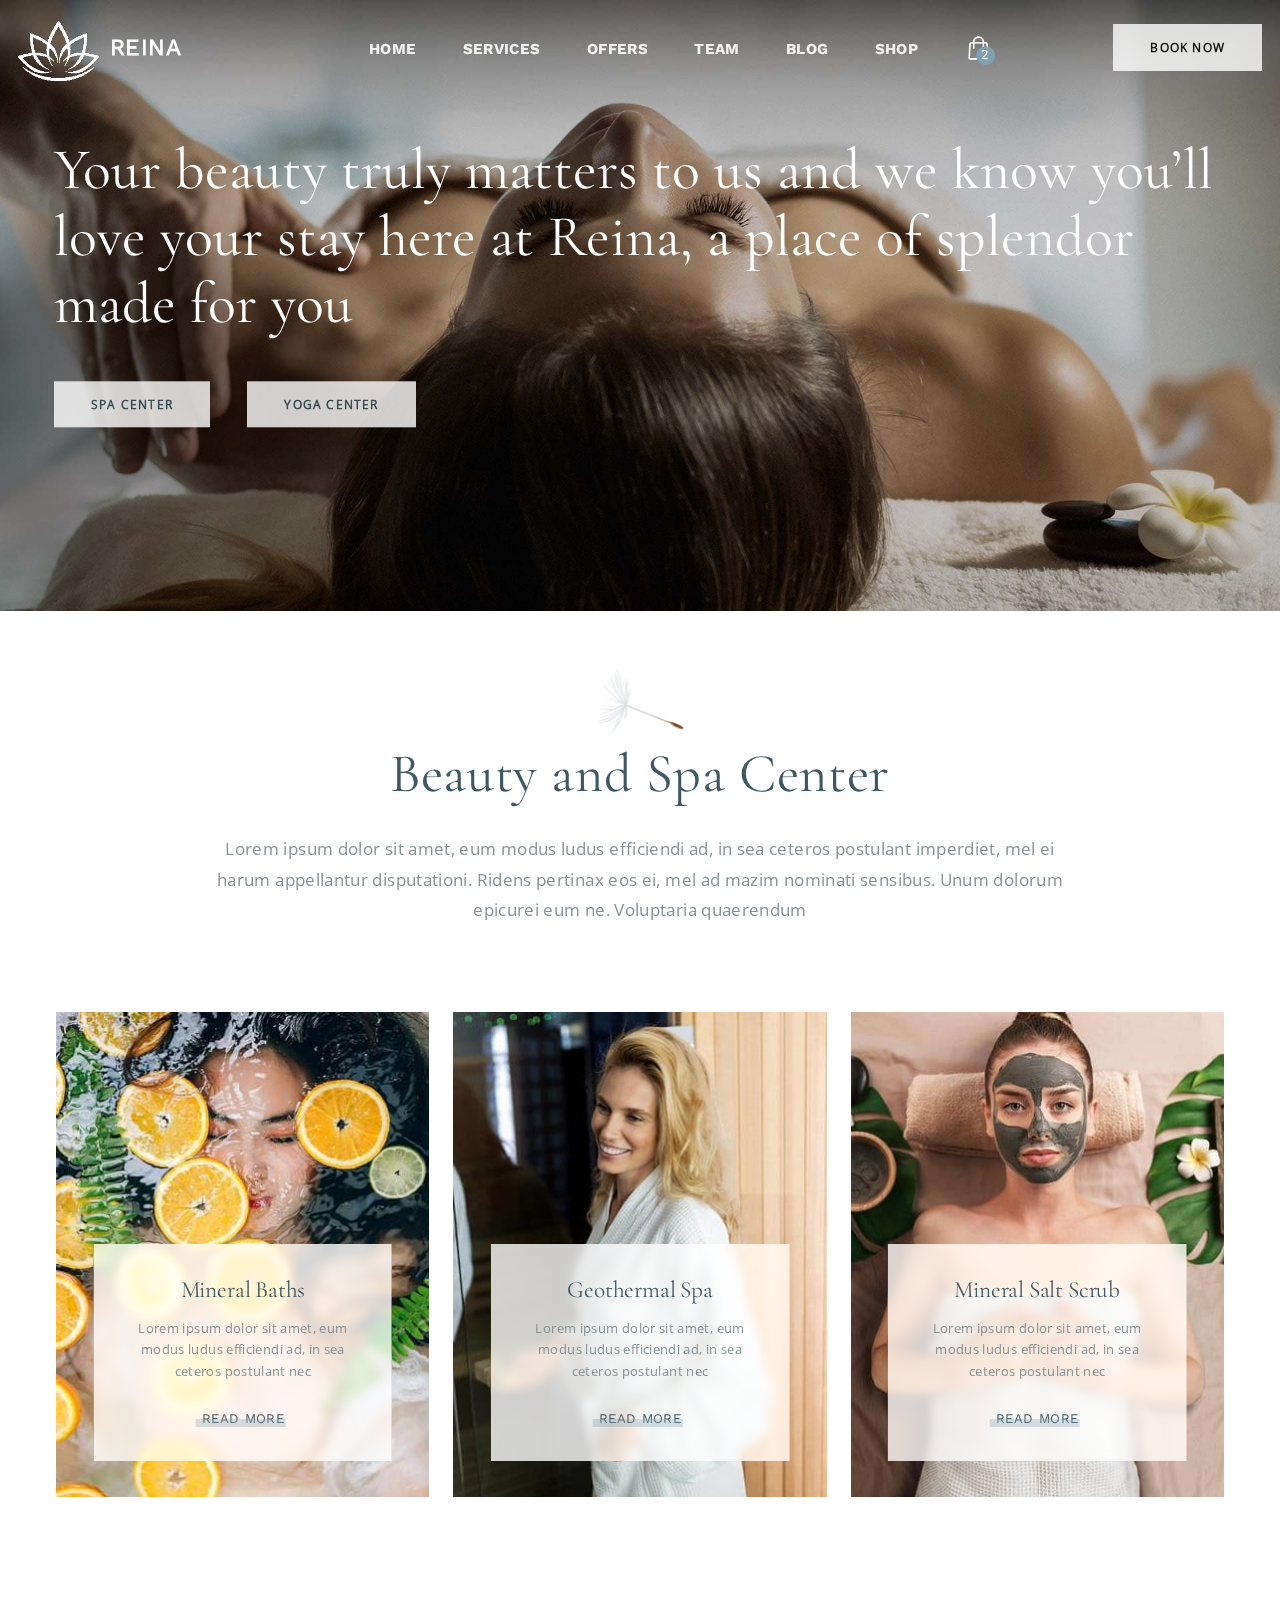
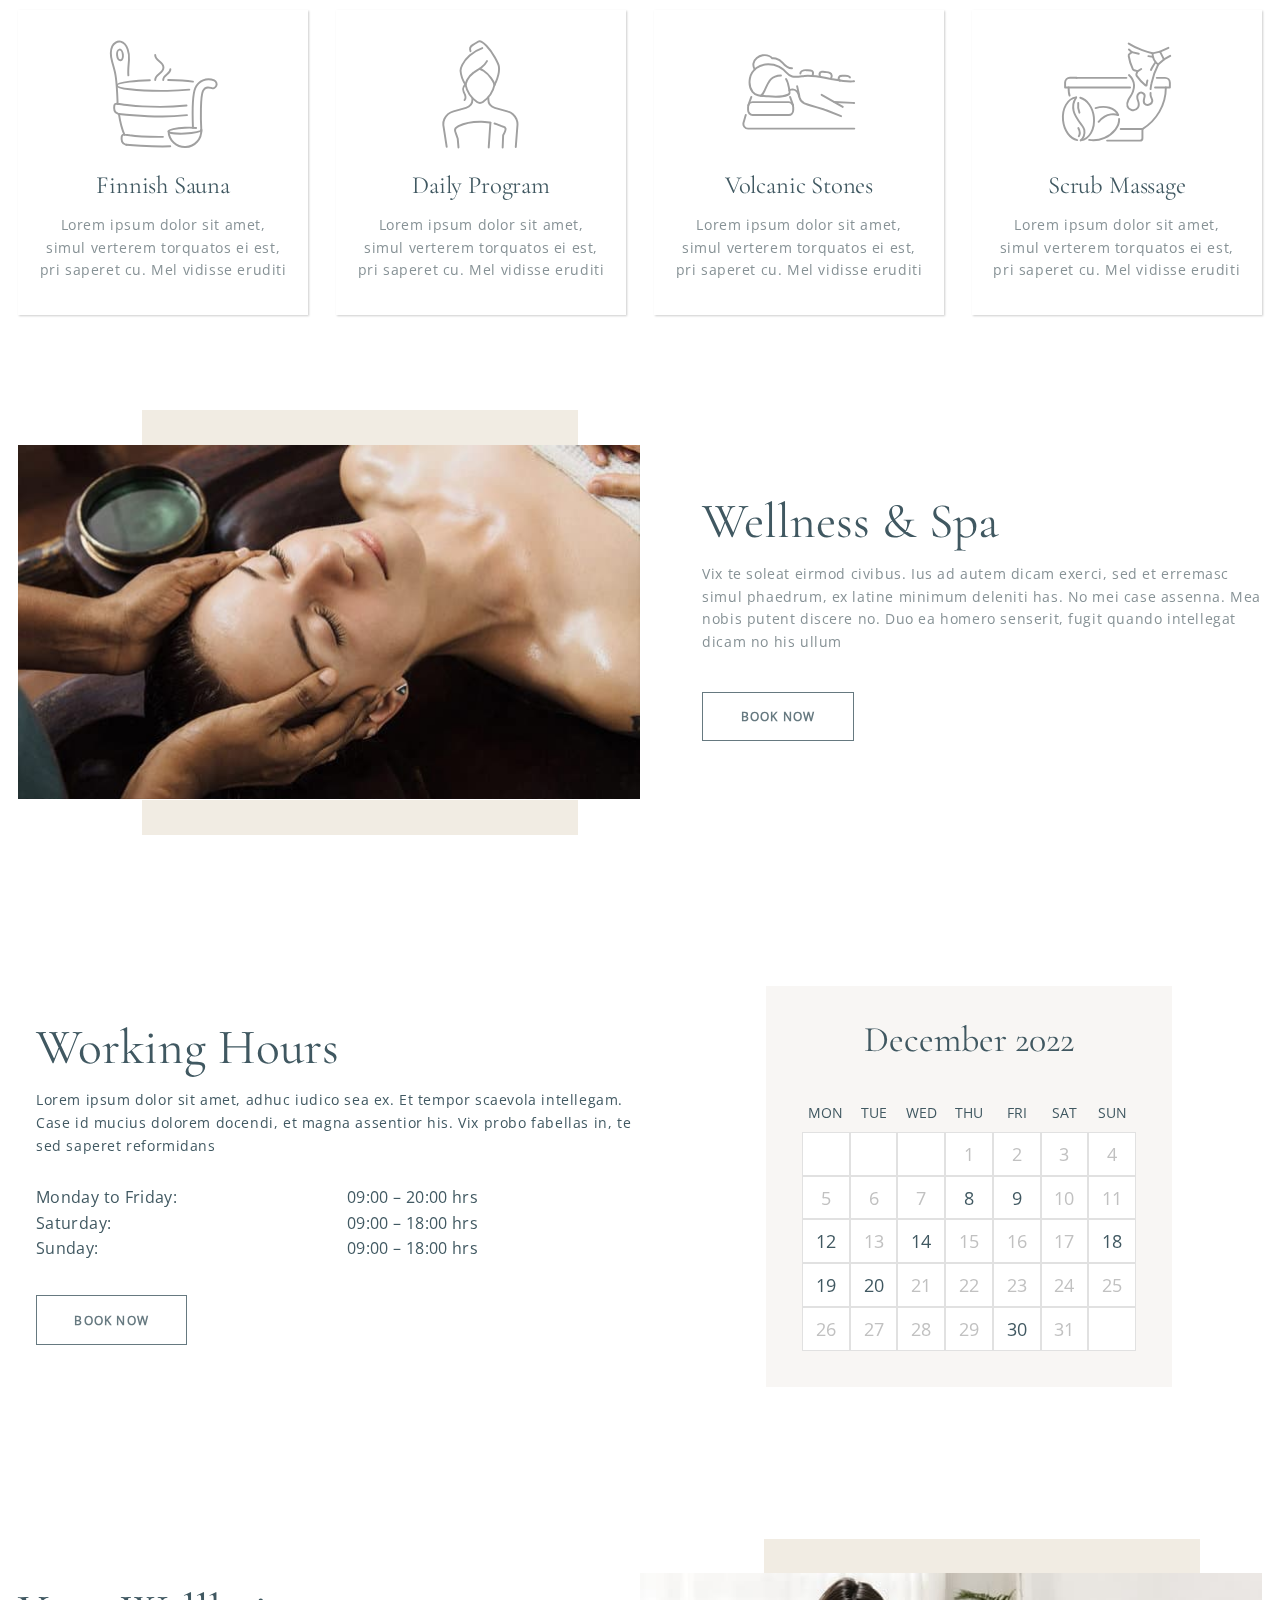
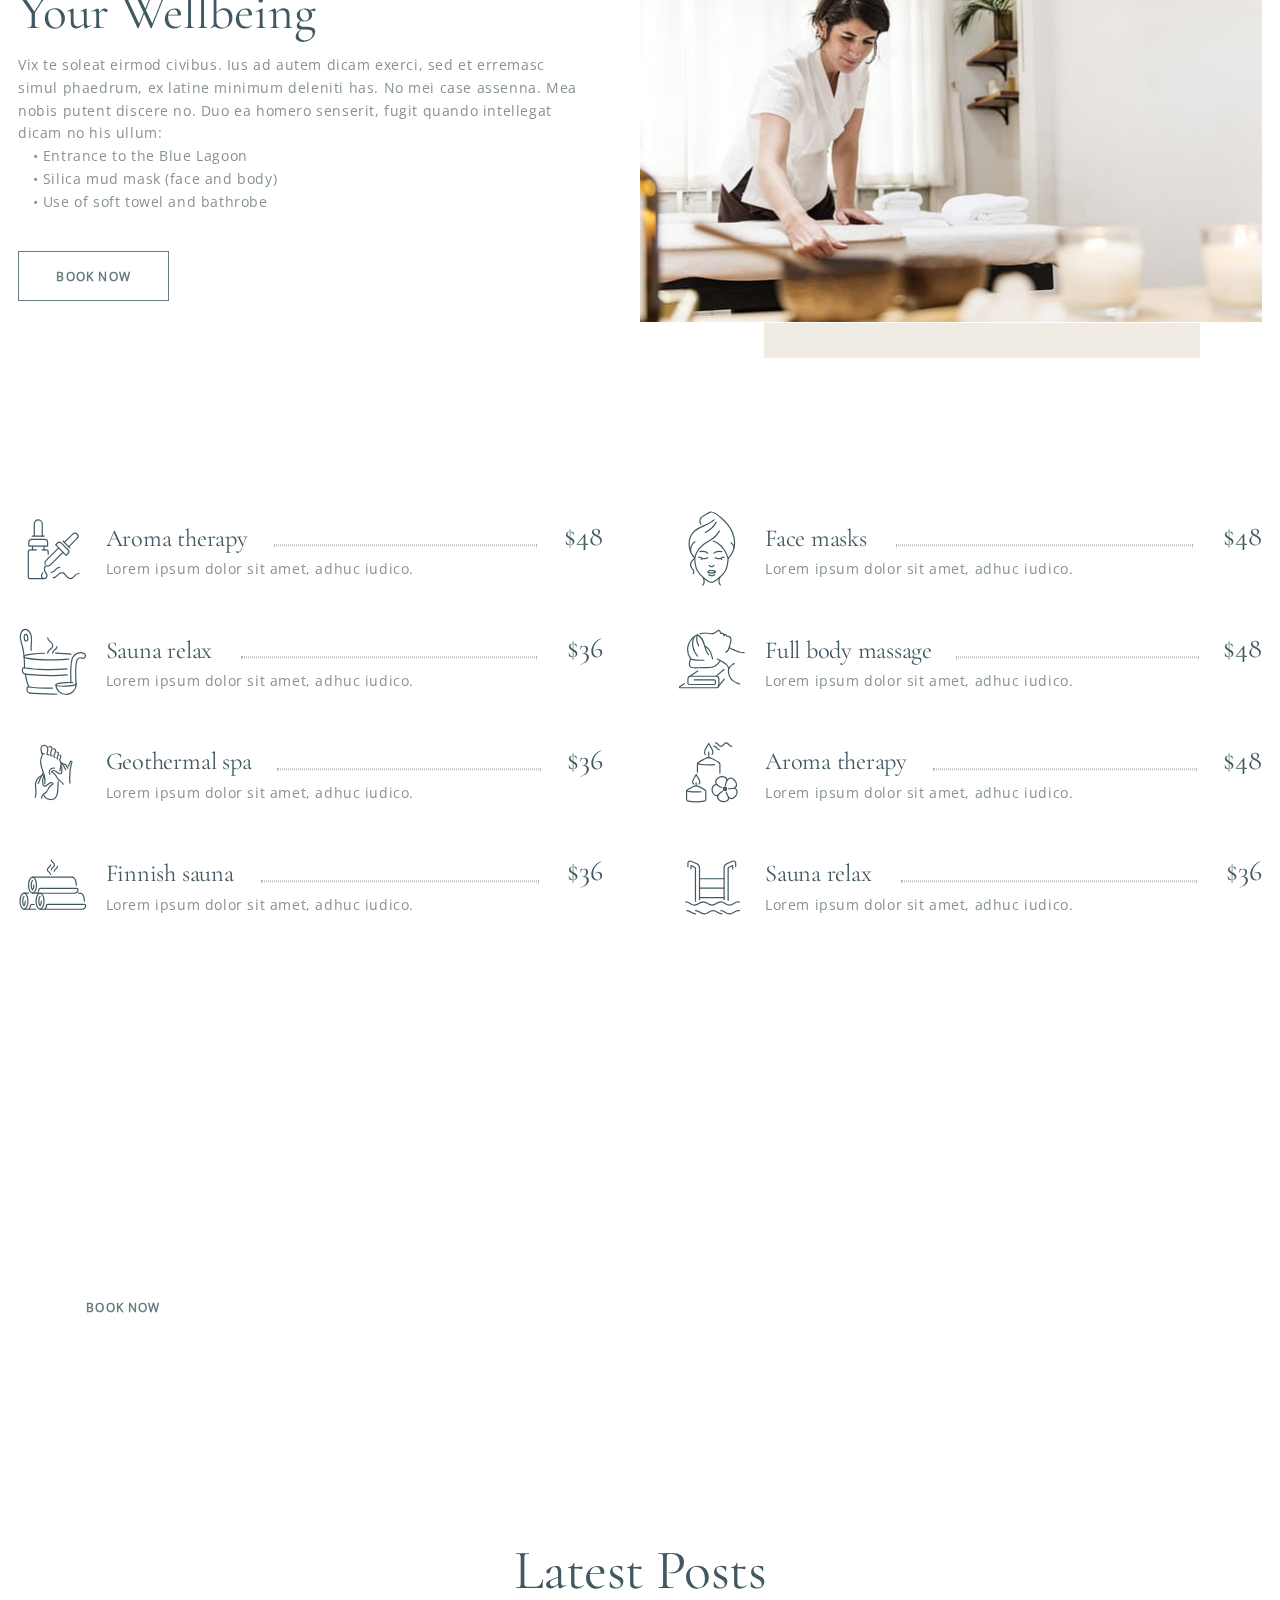
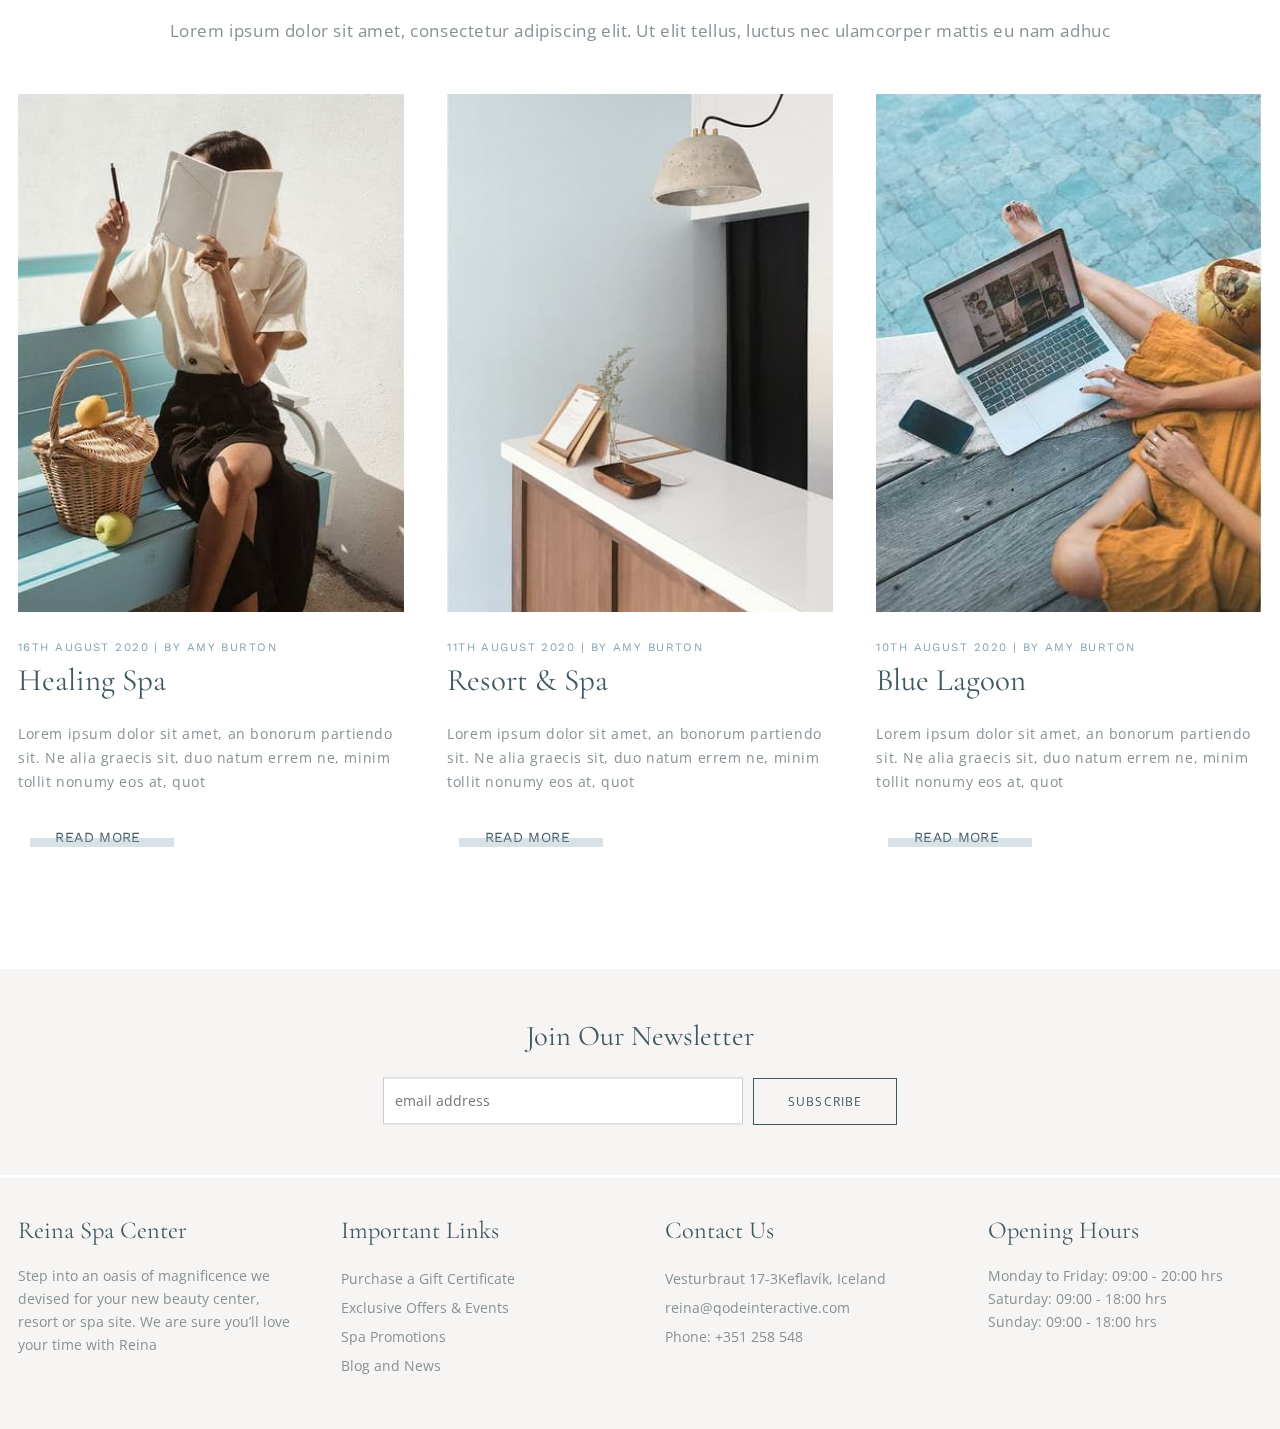
<file: index.html>
<!DOCTYPE html>
<html lang="en">
<head>
    <meta charset="utf-8">
    <meta name="viewport" content="width=device-width, initial-scale=1">
    <meta name="description" content="">
    <meta http-equiv="X-UA-Compatible" content="IE=edge">
    <title>Beauty and Spa Center</title>
    <link href="css/main.css" rel="stylesheet">
</head>
<body>

<div class="menu__mobile" id="menuMobile">
    <a href="#" class="btn__close" id="btnClose">&times;</a>
    <a href="index.html" class="mobile__item">Home</a>
    <a href="services.html" class="mobile__item">Services</a>
    <a href="offers.html" class="mobile__item">Offers</a>
    <a href="team.html" class="mobile__item">Team</a>
    <a href="blog.html" class="mobile__item">Blog</a>
    <a href="shop.html" class="mobile__item">Shop</a>
    <a href="cart.html" class="mobile__item">Cart</a>
</div>

<div class="fix-header">
    <div class="fix-menu__mobile" id="fixMenuMobile">
        <a href="#" class="fix-btn__close" id="fixBtnClose">&times;</a>
        <a href="index.html" class="fix-mobile__item">Home</a>
        <a href="services.html" class="fix-mobile__item">Services</a>
        <a href="offers.html" class="fix-mobile__item">Offers</a>
        <a href="team.html" class="fix-mobile__item">Team</a>
        <a href="blog.html" class="fix-mobile__item">Blog</a>
        <a href="shop.html" class="fix-mobile__item">Shop</a>
        <a href="cart.html" class="fix-mobile__item">Cart</a>
    </div>
    <div class="fix-container">
        <div class="header">
            <a href="" class="fix-logo">
                <img src="images/mobile-logo.png" alt="">
                <h1 class="fix-logo__title">REINA</h1>
            </a>
            <nav class="fix-nav">
                <div class="fix-burger" id="fixBurger">
                    <div class="fix-burger__bar" id="bar4"></div>
                    <div class="fix-burger__bar" id="bar5"></div>
                    <div class="fix-burger__bar" id="bar6"></div>
                </div>
                <div class="fix-nav__left">
                    <a href="index.html" class="fix-nav__item">Home</a>
                    <a href="services.html" class="fix-nav__item">Services</a>
                    <a href="offers.html" class="fix-nav__item">Offers</a>
                    <a href="team.html" class="fix-nav__item">Team</a>
                    <a href="blog.html" class="fix-nav__item">Blog</a>
                    <a href="shop.html" class="fix-nav__item">Shop</a>
                    <a href="cart.html" class="fix-nav__item">
                        <img src="images/shopping-bag-black.png" alt="">
                        <div class="count__cart">2</div>
                    </a>
                </div>
                <div class="fix-nav__right">
                    <a href="" class="fix-book__link">book now</a>
                </div>
            </nav>
        </div>
    </div>
</div>

<div class="bg-header">
    <div class="container">
        <div class="header">
            <a href="" class="logo">
                <img src="images/mobile-logo-white.png" alt="">
                <h1 class="logo__title">REINA</h1>
            </a>
            <nav class="nav">
                <div class="burger" id="burger">
                    <div class="burger__bar" id="bar1"></div>
                    <div class="burger__bar" id="bar2"></div>
                    <div class="burger__bar" id="bar3"></div>
                </div>
                <div class="nav__left">
                    <a href="index.html" class="nav__item">Home</a>
                    <a href="services.html" class="nav__item">Services</a>
                    <a href="offers.html" class="nav__item">Offers</a>
                    <a href="team.html" class="nav__item">Team</a>
                    <a href="blog.html" class="nav__item">Blog</a>
                    <a href="shop.html" class="nav__item">Shop</a>
                    <a href="cart.html" class="nav__item">
                        <img src="images/shopping-bag-white.png" alt="">
                        <div class="count__cart">2</div>
                    </a>
                </div>
                <div class="nav__right">
                    <a href="" class="book__link">book now</a>
                </div>
            </nav>
        </div>
    </div>
</div>

<div class="slider">
    <div class="slide-empty">
        <img src="images/slide-2-min.jpg" alt="">
    </div>
    <div class="slide" id="slide1">
        <img src="images/slide-2-min.jpg" alt="">
    </div>

    <div class="slide hide-slide" id="slide2">
        <img src="images/slide-3-min.jpg" alt="">
    </div>

    <div class="slide hide-slide" id="slide3">
        <img src="images/slide-1-min.jpg" alt="">
    </div>
    <div class="slide__text">
        <div class="container">
            <div class="slide__title_mobile">Beauty<br>Centre & Spa</div>
            <div class="slide__title">Your beauty truly matters to us  and we know you’ll love your stay here at Reina, a place of  splendor made for you</div>
            <a href="spa.html" class="slide__link">Spa Center</a>
            <a href="yoga.html" class="slide__link">Yoga Center</a>
        </div>
    </div>

</div>

<section>
    <div class="container">
        <div class="beauty">
            <img src="images/flower-left.png" alt="">
            <div class="beauty__title">Beauty and Spa Center</div>
            <div class="beauty__text">
                Lorem ipsum dolor sit amet, eum modus ludus efficiendi ad, in sea ceteros postulant imperdiet, mel ei harum appellantur disputationi. Ridens pertinax eos ei, mel ad mazim nominati sensibus. Unum dolorum epicurei eum ne. Voluptaria quaerendum
            </div>
        </div>
    </div>
</section>

<section>
    <div class="container">
        <div class="services">
            <div class="service">
                <img src="images/service-1-min.jpg" alt="">
                <div class="service__blank">
                    <div class="service__title">Mineral Baths</div>
                    <div class="service__text">Lorem ipsum dolor sit amet, eum modus ludus efficiendi ad, in sea ceteros postulant nec</div>
                    <a href="" class="service__link">read more</a>
                </div>
            </div>
            <div class="service">
                <img src="images/service-2-min.jpg" alt="">
                <div class="service__blank">
                    <div class="service__title">Geothermal Spa</div>
                    <div class="service__text">Lorem ipsum dolor sit amet, eum modus ludus efficiendi ad, in sea ceteros postulant nec</div>
                    <a href="" class="service__link">read more</a>
                </div>
            </div>
            <div class="service">
                <img src="images/service-3-min.jpg" alt="">
                <div class="service__blank">
                    <div class="service__title">Mineral Salt Scrub</div>
                    <div class="service__text">Lorem ipsum dolor sit amet, eum modus ludus efficiendi ad, in sea ceteros postulant nec</div>
                    <a href="" class="service__link">read more</a>
                </div>
            </div>
        </div>
    </div>
</section>

<section>
    <div class="container">
        <div class="advantages">
            <div class="advantage">
                <div class="advantage__image">
                    <svg xmlns="http://www.w3.org/2000/svg" xmlns:xlink="http://www.w3.org/1999/xlink" x="0px" y="0px" viewBox="0 0 93.2 100.2" xml:space="preserve">
<g>
<g>
<path d="M39.7,40.4c0-5.2,6.8-5.2,6.8-10.3c0-5.2-6.8-5.2-6.8-10.3"></path>
    <path d="M46.3,40.4c0-4.5,5.9-4.5,5.9-8.9"></path>
</g>
    <path d="M50.4,40.4c7.9,0.2,15,0.6,20.4,1.3"></path>
    <path d="M67.8,48.3c-5.1,0.5-11.3,0.9-18.2,1c-1.7,0-3.4,0-5.1,0c-20.1,0-36.4-2-36.4-4.5
		c0-1.2,3.9-2.3,10.4-3.1c4.6-0.6,10.3-1,16.8-1.2"></path>
    <path d="M65.5,61.4c-8.4,0.8-15.6,1.1-21.4,1.1c-5,0-10-0.1-14.9-0.4c-3.7-0.2-7.4-0.5-11.1-0.9
		c-2.7-0.3-5.4-0.7-8.1-1c-1-0.1-2.6-0.5-3.2-0.1C6.3,60.5,6.1,61,6,61.6c-0.2,1.3-0.2,2.7,0.2,4c0.4,1.3,1.6,2.3,3,2.6
		c0.2,0,0.5,0.1,0.7,0.1"></path>
    <path d="M9.8,68.3c2.9,0.3,6.9,0.7,11.7,1.1c6.5,0.5,14.4,1.1,24.3,1c5.2,0,12-0.3,20.1-1.1"></path>
    <path d="M16.1,93.7c-0.2,0-0.5-0.1-0.7-0.1c-1.4-0.3-2.5-1.2-3-2.5c-0.5-1.3-0.5-2.6-0.3-4c0.1-0.6,0.3-1.1,0.8-1.5
		c0.3-0.3,0.9-0.3,1.5-0.2c0.6,0,1.2,0.1,1.7,0.2c0.9,0.1,1.7,0.1,2.6,0.3c1.8,0.3,13.1,1.4,27.4,1.3"></path>
    <path d="M16.1,93.7c2.9,0.3,6.9,0.6,11.7,0.8c6.5,0.4,14.4,0.8,24.3,0.5"></path>
    <path d="M14.3,85.4c-2.3-5.3-3.6-11.2-4.5-17.1"></path>
    <path d="M8.7,60c0-0.7-0.4-16.4-1.7-23.7c-0.6-3.8-1.8-7.4-2.8-11.1c-1.1-3.9-1.7-8.6,0.1-12.5c1.2-2.5,4.1-4.7,7-3.9
		c5.8,1.6,7.2,10.1,6.8,15.1c-0.3,4.2-0.9,8.3-0.5,12.6"></path>
    <ellipse transform="matrix(0.9958 -9.201155e-02 9.201155e-02 0.9958 -1.77 1.0721)" cx="10.7" cy="19.7" rx="2.4" ry="4.4"></ellipse>
    <g>
<path d="M77.7,81.5c0.1,1.3-5.9,2.6-13.4,3c-7.5,0.3-13.5-0.5-13.6-1.8c-0.1-1.3,5.9-2.6,13.4-3
			c3.6-0.2,6.9-0.1,9.3,0.2"></path>
        <path d="M50.7,82.7c0.3,7.5,6.6,13.2,14.1,12.9c7.5-0.3,13.2-6.6,12.9-14.1"></path>
        <path d="M70.8,79.7c-0.3-7.5-0.8-26.4,2-32.8c1.3-3,3.5-5.2,6.3-6.3c3.9-1.5,8-0.4,9.2,0.1
			c1.7,0.8,2.5,2.8,1.7,4.5c-0.8,1.7-2.7,2.5-4.4,1.7c-0.6-0.2-4.7-1.6-6.6,2.6c-2,4.6-1.9,22.4-1.3,32.6c0,0.3,0,0.7-0.1,1"></path>
</g>
</g>
</svg>
                </div>
                <div class="advantage__title">Finnish Sauna</div>
                <div class="advantage__text">Lorem ipsum dolor sit amet, simul verterem torquatos ei est, pri saperet cu. Mel vidisse eruditi</div>
            </div>
            <div class="advantage">
                <div class="advantage__image">
                    <svg xmlns="http://www.w3.org/2000/svg" xmlns:xlink="http://www.w3.org/1999/xlink" x="0px" y="0px" viewBox="0 0 93.2 100.2" xml:space="preserve">
<g>
<path d="M34.2,44.2c-2.2-3.4-3.8-7.4-4.1-11.5c-0.1-1.5,1.4-7.1,7.5-12.5c2-1.8,5.4-4.3,10.4-6.1"></path>
    <path d="M34.2,44.2c1.3,6.4,4.2,10.6,9.5,14.3c0.7,0.5,1.6,0.8,2.4,0.8h-0.1h0.2h-0.1
		c0.8,0,1.7-0.3,2.4-0.8c5.3-3.8,8.3-7.9,9.6-14.3"></path>
    <g>
<path d="M51.9,24.8c-1.2,2.2-2.9,4-4.9,5.5c-2,1.5-4.3,2.5-6.2,4c-1.2,0.9-3.5,2.8-5.1,5.9
			c-0.8,1.5-1.2,3.1-1.5,4c0,0-3.3,2.4-1.5,5.9c1.8,3.4,2.3,5.3,0.7,6.8"></path>
        <path d="M45.9,31.1c1,0.4,2.1,0.9,3.2,1.6c4.9,3.2,8.4,9.2,9.1,11.5"></path>
</g>
    <path d="M38.3,16.6c-0.6-1.5-0.3-2.4-0.2-2.9c0.5-1.4,1.9-2.1,3.1-2.8c2.4-1.4,3.6-2.3,4.3-2.4
		c0.6-0.1,2.2,0,5.9,3.6c1.3,1.3,3.8,4,7,9.8c2,3.6,3,5.4,3.3,7.4c0.6,3.8-0.5,7.2-1.3,9.6c-0.7,2.3-1.6,4.1-2.3,5.3"></path>
    <path d="M53,54.8v1.7c0,3.3,2.2,5.9,5.3,6.8l10.3,2.9c3.4,0.9,6.1,3.3,7.6,6.5c0,0,0,0,0,0.1
		c0.6,1.4,0.9,3,0.8,4.6l-1.4,18.1"></path>
    <path d="M39.9,55.3v1.2c0,3.3-2.2,5.9-5.3,6.8l-10.3,2.9h0c-3.4,0.9-6.1,3.3-7.6,6.5c0,0,0,0,0,0
		c-0.7,1.5-0.9,3.1-0.8,4.7l2.8,18"></path>
    <path d="M28.4,95.9l-0.6-7.1l-1.6-4.7c-1.2-2.6-0.6-4.2,1-5c0.4-0.2,0.8-0.5,1.2-0.7c3.7-1.9,9.8-3.9,19-3.7
		c2.3,0,5.3,0.5,7.3,0.8"></path>
    <path d="M58.1,76.2l2.2,0.7c1.8,0.6,3.1,1.6,4.5,1.8c2.5,0.4,3.7,1.5,0.4,7.2l-0.4,10"></path>
    <line x1="54.7" y1="75.6" x2="53.3" y2="95.9"></line>
</g>
</svg>
                </div>
                <div class="advantage__title">Daily Program</div>
                <div class="advantage__text">Lorem ipsum dolor sit amet, simul verterem torquatos ei est, pri saperet cu. Mel vidisse eruditi</div>
            </div>
            <div class="advantage">
                <div class="advantage__image">
                    <svg xmlns="http://www.w3.org/2000/svg" xmlns:xlink="http://www.w3.org/1999/xlink" x="0px" y="0px" viewBox="0 0 93.2 100.2" xml:space="preserve">
<g>
<path d="M72.2,47.8"></path>
    <path d="M45.4,45.4l1.8,8.2c0,0.2,0,0.3,0,0.5c0,0.2,0.1,0.4,0.1,0.5c0.5,2.2,2.1,4,4.1,5
		c0.3,0.1,0.5,0.2,0.6,0.3c2.6,1.1,15.7,4.8,15.7,4.8l2.2,0.8l11.7,4.7"></path>
    <path d="M36.3,39.6c1.9,2.8,3.3,11.3,2.7,12c-0.2,0.2-0.5,0.6-1.2,0.9c-5.2,2.3-16.2,1.3-16.2,1.3
		c-1-0.1-3.3-0.2-6.4-0.5l-2-0.4c-1.8-0.3-3.4-1.3-4.5-2.7c-2.1-2.9-2.9-7.3-2.2-11.1c1.4-7.3,7.9-11.6,15.1-11.7c3,0,6,0.6,8.7,1.9
		c1.3,0.7,2.6,1.5,3.7,2.4c2.6,2.2,3.9,5,7.4,5.8c3.3,0.7,6.7-0.1,10-0.5c7.1-0.8,14.4,1.1,21.2,2.4c0.9,0.2,1.6,0.3,2.2,0.4
		c0,0,0.6,0.1,1.2,0.2c9.4,1.8,15,1.5,15,1.5c0.4,0,0.8-0.1,1.3-0.1"></path>
    <path d="M15.4,53.3c1.6-0.5,2.2-2.1,3.1-4.1c1.1-2.4,3.1-7.2,5.2-9.4c1.2-1.2,3.6-2.9,8.4-3.1"></path>
    <path d="M10.5,31.7c-0.5-0.9-1.4-2.6-1.1-4.8c0.5-3.9,4.4-6.3,7.6-6.9c0.7-0.1,5.2-0.7,7.9,2.5c0,0,4.9-0.9,8.6,3.7
		c3.7,4.6,7.7,4.5,7.7,4.5"></path>
    <path d="M48.1,35.1c0-0.4,0.1-0.8,0.2-1c0.9-1.9,4.1-1.9,4.7-1.8c1.6,0.1,3.8,0,4.8,0.7c1,0.7,0.7,2.6,0.3,3.7"></path>
    <path d="M64.2,37.1c-0.1-0.7-1.3-2.5,1-3.5c0.6-0.3,1,0,4.4,0.3c1.9,0.2,2.1,0.3,2.5,0.5c2.6,1.1,1.8,3.6,1.2,4.5"></path>
    <path d="M80.6,40.9c-1.8-1.1-0.8-2.8-0.5-3.3c0.5-0.8,2-0.7,2.8-0.7c1.5-0.1,3.6-0.4,4.9,0.4c0.4,0.2,0.8,0.5,1.1,0.9"></path>
    <line x1="42.1" y1="61.3" x2="39.6" y2="54.3"></line>
    <path d="M28.4,69.2h10.1c2.1,0,3.7-1.9,3.7-4.2v-2.2c0-2.3-1.7-4.2-3.7-4.2H19.3H8.7c-2.1,0-3.7,1.9-3.7,4.2v2.2
		c0,2.3,1.7,4.2,3.7,4.2h10.1H28.4z"></path>
    <line x1="5.2" y1="61.3" x2="7.7" y2="54.3"></line>
    <path d="M39,48.8c1.3-0.7,2.3-0.7,2.8-0.7c2.4,0.2,4.6,2.5,5.3,5.8"></path>
    <line x1="65.6" y1="52.6" x2="83" y2="62.5"></line>
    <path d="M76,58.5l15.1,0.7c0.4,0,0.8,0,1.3,0.1"></path>
    <path d="M3.1,69.2l-1.8,6.2c-0.7,2.5,1.1,5,3.7,5h87.5"></path>
</g>
</svg>
                </div>
                <div class="advantage__title">Volcanic Stones</div>
                <div class="advantage__text">Lorem ipsum dolor sit amet, simul verterem torquatos ei est, pri saperet cu. Mel vidisse eruditi</div>
            </div>
            <div class="advantage">
                <div class="advantage__image">
                    <svg xmlns="http://www.w3.org/2000/svg" xmlns:xlink="http://www.w3.org/1999/xlink" x="0px" y="0px" viewBox="0 0 93.2 100.2" xml:space="preserve">
<g>
<g>
<g>
<g>
<path d="M14.7,52.7"></path>
    <path d="M13.3,54.7c-0.7,1.1-1.9,3-2.3,5.6c-0.1,0.7-0.4,2.8,0.2,5.5c0.9,3.9,3.1,6.9,6.1,10.9
					c1.3,1.8,2.2,2.8,2.7,4.7c0.1,0.6,0.6,2.7-0.4,5.1c-0.8,2-1.8,3.1-2.5,3.5"></path>
    <path d="M14.2,89.9C8.4,88.7,3.4,82.2,2.5,73.7C1.5,64,6.3,55.5,13.3,54.7"></path>
    <path d="M16.7,55c5.6,1.5,10.3,7.9,11.2,16c1.1,9.8-3.8,18.3-10.8,19.1"></path>
</g>
    <g>
<path d="M50.2,69.9"></path>
        <path d="M47.9,69.2c-1.2-0.4-3.4-0.9-6-0.5c-0.7,0.1-2.8,0.4-5.2,1.8c-1.9,1.1-3.4,2.5-4.9,4.3"></path>
        <path d="M29.3,63.5c8.1-2.4,16.1-0.2,18.6,5.6"></path>
        <path d="M48.7,72.5c0.3,5.8-4.5,12.2-12,15.5c-4.4,1.9-8.9,2.4-12.7,1.7"></path>
</g>
    <path d="M15,59.2c-0.2,1.6-0.3,4.6,1,8.1"></path>
    <path d="M15.5,86.7c1.3-1.9,1-4.1-0.4-6.8"></path>
</g>
    <g>
<path d="M79.7,38.6h6.8c2.2,0,4,1.8,4,4v4H78.3"></path>
        <line x1="13.6" y1="38.6" x2="54.7" y2="38.6"></line>
        <path d="M57.7,46.5H4.2v-4c0-2.2,1.8-4,4-4h5.5"></path>
        <path d="M38.8,90.3h27.1c1.1,0,2-0.9,2-2v-7.5"></path>
        <path d="M7.1,46.5c0,1.8,0,4.7,0.8,6.7"></path>
        <path d="M87.2,46.5c0,14.5-7.7,27.2-19.3,34.3H50"></path>
</g>
</g>
    <g>
<g>
<path d="M56.8,36.3c1.3,1.2,4,4.2,4.2,8.4c0.1,2.3-0.6,4.2-0.9,5.1c-1.1,3.1-2,3.7-3.8,7
				c-0.8,1.6-1.3,3.5-0.7,5.3c0.5,1.5,1.8,2.6,3.3,3c1.9,0.5,4-0.2,5.2-1.9c1.3-1.8,0.9-3.7,0.2-5.7c-0.7-1.9-1.4-3.9,0.2-5.6
				c0.9-1,2.5-1.4,3.7-0.8c1,0.5,1.7,1.6,1.5,2.7c-0.2,1.8-1.6,4.3-0.1,6c1.1,1.3,3.2,1.3,4.6,0.5c0.9-0.5,1.6-1.3,1.8-2.4
				c0.2-1.5-0.8-2.8-1.2-4.2c-0.2-0.6-0.3-1.5-0.2-2.6"></path>
</g>
        <g>
<line x1="59.2" y1="17.4" x2="64.9" y2="18.7"></line>
            <line x1="76.5" y1="21.3" x2="72.8" y2="20.7"></line>
            <path d="M74.6,47.8c0.2-1.5,0.4-3.1,0.8-4.7c1.3-6.1,3.3-11.3,5.5-15.5c-0.8-0.6-2.4-1.8-3.5-4
				c-1.2-2.3-1.2-4.3-1.2-5.3c-2.6-0.5-5.4-1.3-8.5-2.5c-4.5-1.7-8.2-3.6-11.1-5.4"></path>
            <path d="M56.8,15.2l2.4,2.2l-1.8,1.4c-0.6,0.4-0.9,1.1-0.8,1.8c0.5,3.2,1.5,7,3.4,10.8
				c0.2,0.5,0.6,0.8,1.1,0.9l2.7,0.8L63,35.3c-0.2,0.6-0.1,1.2,0.2,1.7c2.4,3.5,5.1,6.1,7.3,7.9c0.3,0.2,0.7,0.1,0.8-0.3
				c0.1-1,0.3-2.6,0.7-3.8"></path>
            <line x1="63.8" y1="33.2" x2="66.9" y2="31.3"></line>
            <path d="M78.7,25.7c-0.8,1.1-1.7,2.5-2.5,3.9c-0.5,0.9-0.9,1.7-1.3,2.5"></path>
            <polyline points="80.8,27.6 85.6,23.4 82.4,17 76.2,18.4 			"></polyline>
            <line x1="90.8" y1="20.5" x2="85.6" y2="23.4"></line>
            <line x1="82.4" y1="17" x2="89.3" y2="13.9"></line>
</g>
</g>
</g>
</svg>
                </div>
                <div class="advantage__title">Scrub Massage</div>
                <div class="advantage__text">Lorem ipsum dolor sit amet, simul verterem torquatos ei est, pri saperet cu. Mel vidisse eruditi</div>
            </div>
        </div>
    </div>
</section>

<section>
    <div class="container">
        <div class="wellness">
            <div class="wellness__item-image">
                <img src="images/wellness-min.jpg" alt="">
            </div>
            <div class="wellness__item-text">
                <div class="wellness__title">Wellness & Spa</div>
                <div class="wellness__text">Vix te soleat eirmod civibus. Ius ad autem dicam exerci, sed et erremasc simul phaedrum, ex latine minimum deleniti has. No mei case assenna. Mea nobis putent discere no. Duo ea homero senserit, fugit quando intellegat dicam no his ullum</div>
                <a href="" class="wellness__link">book now</a>
            </div>
        </div>
    </div>
</section>

<div class="container">
<div class="container-hours">
    <img src="images/background-hours-min.jpg" alt="">
    <div class="hours">
        <div class="hours__text">
            <div class="hours__title">Working Hours</div>
            <div class="hours__txt">
                Lorem ipsum dolor sit amet, adhuc iudico sea ex. Et tempor scaevola intellegam. Case id mucius dolorem docendi, et magna assentior his. Vix probo fabellas in, te sed saperet reformidans
            </div>
            <div class="hours__times">
                <p class="hours__time">
                    <span>Monday to Friday:</span>
                    <span>09:00 &ndash; 20:00 hrs</span>
                </p>
                <p class="hours__time">
                    <span>Saturday:</span>
                    <span>09:00 &ndash; 18:00 hrs</span>
                </p>
                <p class="hours__time">
                    <span>Sunday:</span>
                    <span>09:00 &ndash; 18:00 hrs</span>
                </p>
            </div>
            <a href="" class="hours__link">book now</a>
        </div>
        <div class="hours__dates">
            <div class="dates">
                <div class="dates__title">December 2022</div>
                <div class="days">
                    <div class="day">MON</div>
                    <div class="day">TUE</div>
                    <div class="day">WED</div>
                    <div class="day">THU</div>
                    <div class="day">FRI</div>
                    <div class="day">SAT</div>
                    <div class="day">SUN</div>
                </div>
                <div class="numbers">
                    <div class="number">0</div>
                    <div class="number">0</div>
                    <div class="number">0</div>
                    <div class="number">1</div>
                    <div class="number">2</div>
                    <div class="number">3</div>
                    <div class="number">4</div>
                    <div class="number">5</div>
                    <div class="number">6</div>
                    <div class="number">7</div>
                    <div class="number">8
                        <div class="baloon">5&nbsp;Available</div>
                    </div>
                    <div class="number">9
                        <div class="baloon">3&nbsp;Available</div>
                    </div>
                    <div class="number">10</div>
                    <div class="number">11</div>
                    <div class="number">12
                        <div class="baloon">8&nbsp;Available</div>
                    </div>
                    <div class="number">13</div>
                    <div class="number">14
                        <div class="baloon">6&nbsp;Available</div>
                    </div>
                    <div class="number">15</div>
                    <div class="number">16</div>
                    <div class="number">17</div>
                    <div class="number">18
                        <div class="baloon">2&nbsp;Available</div>
                    </div>
                    <div class="number">19
                        <div class="baloon">6&nbsp;Available</div>
                    </div>
                    <div class="number">20
                        <div class="baloon">7&nbsp;Available</div>
                    </div>
                    <div class="number">21</div>
                    <div class="number">22</div>
                    <div class="number">23</div>
                    <div class="number">24</div>
                    <div class="number">25</div>
                    <div class="number">26</div>
                    <div class="number">27</div>
                    <div class="number">28</div>
                    <div class="number">29</div>
                    <div class="number">30
                        <div class="baloon">8&nbsp;Available</div>
                    </div>
                    <div class="number">31</div>
                    <div class="number">0</div>
                </div>
            </div>
        </div>
    </div>

</div>
</div>

<section>
    <div class="container">
        <div class="wellbeing">
            <div class="wellness__item-text">
                <div class="wellness__title">Your Wellbeing</div>
                <div class="wellness__text">Vix te soleat eirmod civibus. Ius ad autem dicam exerci, sed et erremasc simul phaedrum, ex latine minimum deleniti has. No mei case assenna. Mea nobis putent discere no. Duo ea homero senserit, fugit quando intellegat dicam no his ullum:<br>
                    &emsp;&bull; Entrance to the Blue Lagoon<br>
                    &emsp;&bull; Silica mud mask (face and body)<br>
                    &emsp;&bull; Use of soft towel and bathrobe
                </div>
                <a href="" class="wellness__link">book now</a>
            </div>
            <div class="wellbeing__item-image">
                <img src="images/wellbeing-min.jpg" alt="">
            </div>
        </div>
    </div>
</section>

<section>
    <div class="container">
        <div class="menu">
            <div class="menu__item">
                <div class="menu__item-image">
                    <svg xmlns="http://www.w3.org/2000/svg" xmlns:xlink="http://www.w3.org/1999/xlink" x="0px" y="0px" viewBox="0 0 93.2 100.2" xml:space="preserve">
<g>
<g>
<path d="M35,90.4H15.7c-1,0-1.9-0.8-1.9-1.9V54.8c0-1.5,1.2-2.8,2.8-2.8h8.2"></path>
    <path d="M32.3,52h5.3c1.5,0,2.8,1.2,2.8,2.8v3.1"></path>
    <g>
<line x1="19.4" y1="47" x2="19.4" y2="52"></line>
        <line x1="34.8" y1="47" x2="34.8" y2="52"></line>
</g>
    <path d="M21.8,33.6V17.2c0-2.9,2.4-5.3,5.3-5.3l0,0c2.9,0,5.3,2.4,5.3,5.3v16.4"></path>
    <path d="M18.4,38h17.3c2.2,0,3.9,1.7,3.9,3.9v5H14.5v-5C14.5,39.8,16.3,38,18.4,38z"></path>
    <line x1="19" y1="33.6" x2="35.2" y2="33.6"></line>
</g>
    <g>
<g>
<path d="M47.2,89.2c5.6,0.3,6-7.1,11.6-6.8c5.6,0.3,5.2,7.7,10.9,8c5.6,0.3,6-7.1,11.7-6.8"></path>
    <path d="M44.1,82.1c5.6,0.3,6-7.1,11.6-6.8"></path>
</g>
        <g>
<g>
<path d="M54.5,49.3l-17.2,17c-0.8,0.8-1.2,1.8-1.1,2.9l0,0c0,0.2,0,0.4,0.1,0.6
					c0,0,0.4,1.3-0.1,1.8"></path>
</g>
            <g>
<path d="M33.1,82.6c-0.9,1.4-1.7,2.8-1.7,3.9c-0.1,2.1,1.6,3.8,3.6,3.8c2.1,0.1,3.8-1.6,3.8-3.6
					c0-0.9-0.4-1.8-0.8-2.6c-0.8-1.6-2.4-3.2-2.5-5c0-0.2-0.1-0.5-0.1-0.7c0-0.5,0-1.1,0-1.6c0.1-0.4,0.2-1.1,0.5-1.7
					c0.1-0.2,0.4-0.8,1.1-1.2c0.5-0.3,1-0.6,1.6-0.6c0.8-0.1,1.6,0.2,2.4,0c0.7-0.1,1.4-0.5,2-1c5.7-5.7,11.4-11.3,17.2-17"></path>
</g>
            <path d="M61.9,42l11.4-11.1c1.6-1.6,4.2-1.6,5.8,0l0,0c1.6,1.6,1.6,4.2,0,5.8L67.7,47.9"></path>
            <path d="M57.6,42.6l9.5,9.6c1.2,1.2,1.2,3.1,0,4.3l-2.8,2.8L50.5,45.3l2.8-2.8C54.5,41.4,56.4,41.4,57.6,42.6z"></path>
            <line x1="60.3" y1="40.4" x2="69.3" y2="49.4"></line>
</g>
</g>
</g>
</svg>
                </div>
                <div class="menu__item-text">
                    <div class="price__top">
                        <div class="price__top-title">Aroma therapy</div>
                        <div class="line"></div>
                        <div class="price">$48</div>
                    </div>
                    <div class="price__bottom">
                        Lorem ipsum dolor sit amet, adhuc iudico.
                    </div>
                </div>
            </div>
            <div class="menu__item">
                <div class="menu__item-image">
                    <svg xmlns="http://www.w3.org/2000/svg" xmlns:xlink="http://www.w3.org/1999/xlink" x="0px" y="0px" viewBox="0 0 93.2 100.2" xml:space="preserve">
<g>
<path d="M18.4,54.8c-0.3-1.1-0.8-4.2,0.6-7.7c1.4-3.5,4-5.3,5-5.9"></path>
    <path d="M51.6,81.8c-1.1,0.5-2.9,1.1-5.2,1.2c-2.3,0-4.2-0.6-5.3-1.2c0.3-0.4,0.6-0.8,0.9-1.2
		c0.4-0.5,0.9-0.9,1.4-1c0.1,0,0.3-0.1,0.6-0.1c1.2-0.1,1.4,0.4,2.4,0.4c0.9,0,1.2-0.4,2.3-0.3c0.3,0,0.5,0.1,0.7,0.2
		c0.5,0.2,0.9,0.5,1.2,0.9C51,81,51.3,81.4,51.6,81.8z"></path>
    <path d="M42.4,85l1.3,1c0.4,0.2,0.9,0.4,1.4,0.4c0.1,0,0.2,0,0.3,0h2c0.2,0,0.4,0,0.6,0
		c0.5-0.1,0.9-0.2,1.3-0.5l1.1-0.9"></path>
    <path d="M49.4,72.7c-0.1,0.3-0.3,0.4-1.3,1.1c-1,0.7-2.8,0.7-3.8,0c-1-0.7-1.3-0.8-1.3-1.1"></path>
    <g>
<path d="M29,62.3c0.2-0.1,0.7-0.5,1.5-0.5c0.9,0,1.5,0.4,1.6,0.5c0.5,0.5,1.4,1.1,2.6,1.3
			c0.9,0.2,1.7,0.1,2.1,0.1c0.5,0,0.8-0.1,2.7-0.6c0.6-0.2,1.2-0.3,1.6-0.4"></path>
        <path d="M32.3,64.8c0.4-1,1.6-1.2,1.9-1.3"></path>
</g>
    <g>
<path d="M63.1,62.3c-0.2-0.1-0.7-0.5-1.5-0.5c-0.9,0-1.5,0.4-1.6,0.5c-0.5,0.5-1.4,1.1-2.6,1.3
			c-0.9,0.2-1.7,0.1-2.1,0.1c-0.5,0-0.8-0.1-2.7-0.6c-0.6-0.2-1.2-0.3-1.6-0.4"></path>
        <path d="M57.9,63.5c0.3,0.1,1.5,0.3,1.9,1.3"></path>
</g>
    <path d="M21.8,83.7c0.8-1.3,0.9-2.9,0.2-4.3c-0.5-0.9-1.3-1.7-1.9-2.5c-2.2-2.9-2.1-7.3,0.1-10.1
		c1-1.4,2.5-2.4,3.4-3.9"></path>
    <path d="M68.4,63.5c-0.2,4.7-1,8.6-2,12.6c-1.9,7.1-10.5,14.1-16,17.9c-1.4,1-2.9,1.4-4.5,1.4h0.2
		c-1.6,0-3.1-0.5-4.5-1.4c-5.4-3.8-14.1-10.8-16-17.9c-1.1-4-1.9-8.5-2-13.2c-1.5-1.6-8.1-9.3-7.4-20.2c0.3-4.9,1.9-10.2,5.3-13.9
		c7.6-8.4,19.9-9.4,28-17"></path>
    <path d="M41.1,56.4c0,0-1.2-1.6-4-2.1c-2.8-0.5-6.3,0-6.3,0"></path>
    <path d="M49.6,56.4c0,0,1.2-1.6,4-2.1s6.3,0,6.3,0"></path>
    <g>
<path d="M56.6,26.9c-2.2,4.1-5.5,7.4-9.2,10.1c-3.7,2.7-8,4.6-11.5,7.4c-2.2,1.7-6.5,5.1-9.5,11
			c-1.5,2.8-2.3,5.7-2.7,7.5"></path>
        <path d="M48.5,40.2c1.9,0.7,3.9,1.7,6,3c9.2,6,12.6,16,13.9,20.2"></path>
</g>
    <path d="M31.9,17.7C30.1,14.2,30.6,12,31,11c0.9-2.5,3.5-4,5.7-5.2c2.6-1.5,5.1-3.8,8.1-4.4
		c1.9-0.4,5.1-0.2,14.5,8c6.5,5.8,11.8,11.5,15,19.7c3,7.8,3.8,16.6,0.7,24.5c-2.2,5.6-6.3,9.6-6.3,9.6c-0.1,0.1-0.2,0.2-0.3,0.3"></path>
    <path d="M37.9,28.8c3-1.8,5.9-3.7,8.6-6c2.6-2.2,4.2-4.6,5.7-7.6"></path>
    <path d="M76,50.2c0,0,1.3-3.2-3.8-7.9"></path>
    <path d="M35,89c0,0,2.9,6-0.5,10.1"></path>
    <path d="M57.4,88.6c0,0-2.9,6,0.5,10.1"></path>
</g>
</svg>
                </div>
                <div class="menu__item-text">
                    <div class="price__top">
                        <div class="price__top-title">Face masks</div>
                        <div class="line"></div>
                        <div class="price">$48</div>
                    </div>
                    <div class="price__bottom">
                        Lorem ipsum dolor sit amet, adhuc iudico.
                    </div>
                </div>
            </div>
            <div class="menu__item">
                <div class="menu__item-image">
                    <svg xmlns="http://www.w3.org/2000/svg" xmlns:xlink="http://www.w3.org/1999/xlink" x="0px" y="0px" viewBox="0 0 93.2 100.2" xml:space="preserve">
<g>
<g>
<path d="M39.7,40.4c0-5.2,6.8-5.2,6.8-10.3c0-5.2-6.8-5.2-6.8-10.3"></path>
    <path d="M46.3,40.4c0-4.5,5.9-4.5,5.9-8.9"></path>
 </g>
    <path d="M50.4,40.4c7.9,0.2,15,0.6,20.4,1.3"></path>
    <path d="M67.8,48.3c-5.1,0.5-11.3,0.9-18.2,1c-1.7,0-3.4,0-5.1,0c-20.1,0-36.4-2-36.4-4.5
		c0-1.2,3.9-2.3,10.4-3.1c4.6-0.6,10.3-1,16.8-1.2"></path>
    <path d="M65.5,61.4c-8.4,0.8-15.6,1.1-21.4,1.1c-5,0-10-0.1-14.9-0.4c-3.7-0.2-7.4-0.5-11.1-0.9
		c-2.7-0.3-5.4-0.7-8.1-1c-1-0.1-2.6-0.5-3.2-0.1C6.3,60.5,6.1,61,6,61.6c-0.2,1.3-0.2,2.7,0.2,4c0.4,1.3,1.6,2.3,3,2.6
		c0.2,0,0.5,0.1,0.7,0.1"></path>
    <path d="M9.8,68.3c2.9,0.3,6.9,0.7,11.7,1.1c6.5,0.5,14.4,1.1,24.3,1c5.2,0,12-0.3,20.1-1.1"></path>
    <path d="M16.1,93.7c-0.2,0-0.5-0.1-0.7-0.1c-1.4-0.3-2.5-1.2-3-2.5c-0.5-1.3-0.5-2.6-0.3-4c0.1-0.6,0.3-1.1,0.8-1.5
		c0.3-0.3,0.9-0.3,1.5-0.2c0.6,0,1.2,0.1,1.7,0.2c0.9,0.1,1.7,0.1,2.6,0.3c1.8,0.3,13.1,1.4,27.4,1.3"></path>
    <path d="M16.1,93.7c2.9,0.3,6.9,0.6,11.7,0.8c6.5,0.4,14.4,0.8,24.3,0.5"></path>
    <path d="M14.3,85.4c-2.3-5.3-3.6-11.2-4.5-17.1"></path>
    <path d="M8.7,60c0-0.7-0.4-16.4-1.7-23.7c-0.6-3.8-1.8-7.4-2.8-11.1c-1.1-3.9-1.7-8.6,0.1-12.5c1.2-2.5,4.1-4.7,7-3.9
		c5.8,1.6,7.2,10.1,6.8,15.1c-0.3,4.2-0.9,8.3-0.5,12.6"></path>
    <ellipse transform="matrix(0.9958 -9.201155e-02 9.201155e-02 0.9958 -1.77 1.0721)" cx="10.7" cy="19.7" rx="2.4" ry="4.4"></ellipse>
    <g>
<path d="M77.7,81.5c0.1,1.3-5.9,2.6-13.4,3c-7.5,0.3-13.5-0.5-13.6-1.8c-0.1-1.3,5.9-2.6,13.4-3
			c3.6-0.2,6.9-0.1,9.3,0.2"></path>
        <path d="M50.7,82.7c0.3,7.5,6.6,13.2,14.1,12.9c7.5-0.3,13.2-6.6,12.9-14.1"></path>
        <path d="M70.8,79.7c-0.3-7.5-0.8-26.4,2-32.8c1.3-3,3.5-5.2,6.3-6.3c3.9-1.5,8-0.4,9.2,0.1
			c1.7,0.8,2.5,2.8,1.7,4.5c-0.8,1.7-2.7,2.5-4.4,1.7c-0.6-0.2-4.7-1.6-6.6,2.6c-2,4.6-1.9,22.4-1.3,32.6c0,0.3,0,0.7-0.1,1"></path>
</g>
</g>
</svg>
                </div>
                <div class="menu__item-text">
                    <div class="price__top">
                        <div class="price__top-title">Sauna relax</div>
                        <div class="line"></div>
                        <div class="price">$36</div>
                    </div>
                    <div class="price__bottom">
                        Lorem ipsum dolor sit amet, adhuc iudico.
                    </div>
                </div>
            </div>
            <div class="menu__item">
                <div class="menu__item-image">
                    <svg xmlns="http://www.w3.org/2000/svg" xmlns:xlink="http://www.w3.org/1999/xlink" x="0px" y="0px" viewBox="0 0 93.2 100.2" xml:space="preserve">
<g>
<path d="M14.9,28"></path>
    <line x1="62.9" y1="15.5" x2="63.2" y2="17.3"></line>
    <path d="M42.1,42.4c-0.6-0.8-1.2-1.6-1.7-2.5c-4.4-7.8-3.5-19.9-13.1-24c0,0-2.7,6.8,1.8,14.7"></path>
    <path d="M57.7,50.5c-1.6,2.8-3.9,5.4-6.6,7.1c-3.2,2-6.6,2.2-10.2,2.2c-1.7,0-3.4,0-5.1,0
		c-13-0.1-16.6,1-18.3-1.6c-1.5-2.2-0.2-7.7,0.8-10.1c-0.4-0.7-4.4-5.9-4.2-13.2c0-0.8,0.2-4.2,2.1-8.2c3.2-6.7,8.9-9.9,11.2-11"></path>
    <path d="M23.6,18.1c-5.3,7.7-2.2,20,4.1,26.3"></path>
    <path d="M37.2,30.9c2.1,1,4,2.7,5.5,4.5c3,3.7,3.6,8.1,4.9,12.6"></path>
    <path d="M30.6,14.6c3.2-1,5.8-1.3,7.8-1.2c5.5,0.1,7.7,1.9,10.8,0.5c2-0.9,5.4-3.6,6.4-4
		c0.3-0.1,0.7-0.1,0.9,0.1c1.3,1.1,2.2,4,2.2,4l2,0c0.5,0,1,0.2,1.3,0.6l0.9,1.2c1.2-1.2,2.5,0,2.5,0l1.3,1.8l2.5,0.2
		c4,0.8,3.1,6,2.2,9.2c-0.4,1.5-0.9,3.1-1.2,4.7c-0.2,1,0.4,2.1,1.4,2.4c1.1,0.4,2.3,0.9,3.6,1.5c1.1,0.6,3.6,1.6,5.5,2.4
		c1.4,0.6,2.8,0.9,4.2,1.1l4.8,0.5"></path>
    <g>
<path d="M23,76.2h26.8c0.9,0,1.6,0.7,1.6,1.6v2.9c0,0.9-0.7,1.6-1.6,1.6H16.6c-1.1,0-2-0.9-2-2v-5.3
			c0-2.1,1.7-3.8,3.8-3.8h33.8c2.1,0,3.8,1.7,3.8,3.8v7.8c0,2.1-1.7,3.8-3.8,3.8h-48c-0.8,0-1.1-1.1-0.4-1.5l6-4"></path>
        <line x1="27.7" y1="64.1" x2="16.1" y2="71.8"></line>
        <line x1="55.4" y1="84.7" x2="63.3" y2="75"></line>
        <line x1="52.5" y1="71.1" x2="62.8" y2="62.2"></line>
</g>
    <path d="M18.2,48.2l1.8,0.4c3.5,0.8,7,1.2,10.6,1.2h5.5"></path>
    <path d="M53.8,48.2c0,0,6.2,3.2,7.3,3.8c4.8,2.5,8.4,6.9,7.9,10c-0.1,0.8-0.2,1.6-0.2,2.5c0.2,7,4.8,13.1,11.2,15.8
		c1.2,0.5,2.3,0.9,3.4,1.4"></path>
    <path d="M69,62c0.7-1.6,2-4.1,4.6-6c0.9-0.7,2-1.2,3.1-1.6"></path>
    <path d="M70.3,31.5c0,0-1.5,5.9-4.9,7.5"></path>
</g>
</svg>
                </div>
                <div class="menu__item-text">
                    <div class="price__top">
                        <div class="price__top-title">Full body massage
                        </div>
                        <div class="line"></div>
                        <div class="price">$48</div>
                    </div>
                    <div class="price__bottom">
                        Lorem ipsum dolor sit amet, adhuc iudico.
                    </div>
                </div>
            </div>
            <div class="menu__item">
                <div class="menu__item-image">
                    <svg xmlns="http://www.w3.org/2000/svg" xmlns:xlink="http://www.w3.org/1999/xlink" x="0px" y="0px" viewBox="0 0 93.2 100.2" xml:space="preserve">
<g>
<g>
<path d="M35.2,25.3c-2,0.2-3-0.8-3.5-1.4c0,0,0,0,0,0"></path>
    <path d="M41.2,15.8c0.1,0,1.5-0.8,2.9,0c1,0.6,1.3,1.7,1.3,2c0.1,0.6,0,1.4-0.4,2.2
			c-0.5,1-0.9,2.1-1,3.2c-0.1,1.3-0.2,3,0,4.3c0.2,0,0.5,0,0.8,0.1c0.4,0.1,0.6,0.3,0.8,0.4"></path>
    <path d="M47.4,18.5c0.5,0,1,0.1,1.5,0.3c1,0.5,1.3,1.9,1.3,2c0,0.2,0.1,0.8-0.2,2
			c-0.5,1.7-1.2,2.1-1.6,3.4c-0.2,0.7-0.4,1.6-0.1,3c0.1,0,0.4,0.1,0.6,0.3c0.2,0.2,0.4,0.4,0.4,0.5"></path>
    <path d="M52.1,22.7c0.5,0.1,1.1,0.3,1.4,0.7c0.3,0.3,0.4,0.7,0.5,0.9c0.4,1.2-0.1,2.3-0.7,3.4
			c-0.6,1.2-1,2.4-1.1,3.8c0.1,0,0.2,0.1,0.3,0.1c0.2,0.1,0.4,0.3,0.4,0.4"></path>
    <path d="M41.2,26.6c-0.2-0.1-0.5-0.3-0.9-0.5c-0.8-0.3-1.3,0.1-1.5-0.2c-0.4-0.3,0.1-1.2,0.5-2.9
			c0,0,0.3-0.9,0.5-2.3c0.2-2.7-0.4-5.9-3.3-6.7c-2.3-0.6-4.9,0.4-5.5,2.8c-0.5,1.8-0.1,3.8,0.3,5.6c0.1,0.5,0.3,1,0.6,1.4
			c0,0,0,0.1,0.1,0.1c1,2,0.1,3.9,0.1,3.9c-3.6,6.2-1.7,12.6,0.5,18.8c0.5,1.4,1,2.7,1.4,4.1c0.3,1,0.6,2.1,0.9,3.1
			c0.4,1.4,0.7,2.8,0.9,4.2c0,0.2,0.1,0.5,0.1,0.7c0.3,2.3,0.2,4.5,0,6.6"></path>
    <path d="M34.8,80.9c0.4,1,0.9,1.8,1.7,2.6c3.2,3.3,7.9,2.8,8.2,2.8c2.3-0.1,4.4-1.2,5.8-2.9
			c1.8-2.1,2.2-4.7,2.5-7.4c0.5-5.4,0.2-7.9,0.8-13.3"></path>
    <path d="M56,48.1c0.6-3.5,0.5-3.2,1.4-6.7c0,0,0,0,0,0c0.6-2.7,0.1-5.5-1.5-7.8l0,0
			c-0.5-0.7,0.1-1.7,0.5-2.2c0.5-0.6,0.8-1.4,0.9-2.2c0-0.3,0-0.9-0.3-1.4c-0.3-0.5-0.7-0.7-0.9-0.8"></path>
</g>
    <g>
<path d="M69.5,64.3C68.3,58,69.8,52,69.8,45.7l2.3-9.4c0.1-0.5-0.1-1-0.6-1.2c-0.6-0.3-1.2,0-1.5,0.6
			l-2.7,6"></path>
        <path d="M57.3,41.3c0.5,0.9,0.9,1.6,1.4,2.9l-0.1,5.1c-0.1,1.3-1.1,2.4-2.4,2.5c-0.3,0-0.6,0-0.9,0
			c-0.2,0-0.4-0.1-0.7-0.2c-1-0.7-2-1.4-3-2.1c-1.5-1-3.3-2.8-5.2-1.8c-0.2,0.1-1.7,1.2-1.5,1.4c1.5,1.3,3.3,2.4,4.7,3.9
			c1.8,2,2.6,4.6,4.4,6.5c0.3,0.3,0.6,0.6,0.9,0.8c2.1,1.7,4.4,2.9,5.5,5.5"></path>
        <polyline points="57.3,36.6 61.5,42.1 63.8,46.5 		"></polyline>
        <polyline points="58,37.5 64,40 66.5,44.3 		"></polyline>
</g>
    <g>
<path d="M34.7,54l-1.8,6.3l0.4,5.6c0.1,1.3,1.2,2.3,2.5,2.5c0.5,0.1,1.1,0,1.6-0.3
			c1-0.7,2-1.5,2.9-2.2c1.4-1.1,3.2-2.9,5.1-2c0.2,0.1,1.7,1.2,1.5,1.4c-1.6,1.5-3.7,2.9-5.1,4.6c-0.7,0.9-1.2,2-1.7,3
			c-0.9,1.6-1.8,3.2-3.2,4.4c-0.7,0.6-1.6,0.8-2.4,1.3c-1.3,0.9-2,2.3-2.6,3.8l-0.4,2"></path>
        <path d="M33.8,51l-4.2,7.2L28,63.1c0,0-0.6,1.1-1.2,1.6"></path>
        <path d="M23.1,83.3c0.2-0.7,0.4-1.5,0.6-2.6c0.7-4.1-0.1-11.4-0.4-14.3c-0.1-0.8,0-1.6,0.3-2.3
			l2.2-5.1c0.5-1,1.2-1.9,2.2-2.5l4.4-2.8"></path>
</g>
    <path d="M42.8,52.6c-0.5-0.7-0.8-1.5-0.9-2.4c-0.3-3,1.8-5.7,4.8-6c0.7-0.1,1.3,0,2,0.1"></path>
</g>
</svg>
                </div>
                <div class="menu__item-text">
                    <div class="price__top">
                        <div class="price__top-title">Geothermal spa</div>
                        <div class="line"></div>
                        <div class="price">$36</div>
                    </div>
                    <div class="price__bottom">
                        Lorem ipsum dolor sit amet, adhuc iudico.
                    </div>
                </div>
            </div>
            <div class="menu__item">
                <div class="menu__item-image">
                    <svg xmlns="http://www.w3.org/2000/svg" xmlns:xlink="http://www.w3.org/1999/xlink" x="0px" y="0px" viewBox="0 0 93.2 100.2" xml:space="preserve">
<g>
<g>
<path d="M59.8,70.3c-1.8-0.6-3.6-1.6-5.1-2.8c-1.5-1.2-3-2.7-3-4.7c-0.1-2.7,2.5-4.6,3.4-5.3
			c0.3-0.2,3.4-2.3,7-1.6c1.4,0.3,2.9,0.8,3.8,1.8c1,1.1,0.8,2.3,0.7,3.6"></path>
    <ellipse transform="matrix(0.9432 -0.3321 0.3321 0.9432 -20.286 25.3876)" cx="64.1" cy="72" rx="1.9" ry="1.9"></ellipse>
    <path d="M53.5,66.4L53.5,66.4c-2.2-0.4-4.2,0.4-5.4,2.3c-1.8,3.1-0.9,6.8-0.8,7.1c0.3,1.1,1.3,4.2,3.9,5
			c1.4,0.4,2.8,0.1,4.1-0.5"></path>
    <circle cx="64.1" cy="72" r="1.9"></circle>
    <path d="M68.9,83.2L68.9,83.2c0.1,1.4,0,2.9-0.9,4c-1.6,2.2-4.8,2-6,2c-0.3,0-4.1-0.3-6.5-3.1
			c-1.5-1.7-1.5-3.9-0.4-5.8c1.3-2.2,3.6-3.5,5.4-5.1"></path>
    <ellipse transform="matrix(0.3312 -0.9436 0.9436 0.3312 -25.0843 108.7053)" cx="64.1" cy="72" rx="1.9" ry="1.9"></ellipse>
    <path d="M76.2,71.2c1.4,0.3,2.7,0.9,3.5,2.1c1.5,2.2,0.3,5.2-0.1,6.3c-0.1,0.3-1.6,3.8-5.1,5.1
			c-2.1,0.8-4.2,0.1-5.6-1.6l0,0c-1.6-1.9-2.1-4.5-3.1-6.8"></path>
    <ellipse transform="matrix(0.6253 -0.7804 0.7804 0.6253 -32.1922 77.0476)" cx="64.1" cy="72" rx="1.9" ry="1.9"></ellipse>
    <path d="M68.8,71.9c2.5-0.1,5.1,0.2,7.4-0.6c2.1-0.8,3.4-2.5,3.4-4.8c-0.1-3.6-2.9-6.2-3.1-6.4
			c-0.9-0.7-3.3-2.9-5.9-2.2c-1.9,0.5-3.4,2.2-4.2,3.9c-0.5,1-0.9,2.1-1.2,3.2c-0.2,0.8-0.4,1.6-0.4,2.4"></path>
    <ellipse transform="matrix(0.8487 -0.5289 0.5289 0.8487 -28.3995 44.8196)" cx="64.1" cy="72" rx="1.9" ry="1.9"></ellipse>
</g>
    <g>
<path d="M51.7,10.6c3.5,0,3.5,4.7,7.1,4.7c3.5,0,3.5-4.7,7.1-4.7c3.5,0,3.5,4.7,7.1,4.7"></path>
        <path d="M49.5,15c3.5,0,3.5,4.7,7.1,4.7"></path>
</g>
    <line x1="42.4" y1="22.8" x2="42.4" y2="30.4"></line>
    <path d="M27.7,38.1c1.4,1,7.5,1.8,14.7,1.8c2.8,0,5.4-0.1,7.6-0.3"></path>
    <path d="M46.8,26c1.1-1,1.5-2.6,1.1-4.3c-0.5-2.2-2-4.2-3-6c-0.5-0.9-1.4-2.4-2.5-4.4
		c-1.1,2-2,3.5-2.5,4.4c-1.4,2.4-3.7,5.3-3.1,8.3c0.2,1,0.7,1.7,1.3,2.2"></path>
    <g>
<path d="M29.4,65.5c0.9-0.8,1.3-2.2,1-3.7c-0.4-1.9-1.7-3.6-2.6-5.2c-0.5-0.8-1.2-2.1-2.1-3.8
			c-0.9,1.7-1.7,3-2.1,3.8c-1.2,2-3.2,4.5-2.6,7.1c0.2,0.9,0.6,1.5,1.1,1.9"></path>
        <line x1="25.6" y1="63.9" x2="25.6" y2="68"></line>
        <path d="M12.7,75.7c0-0.9,0.4-1.8,1.2-2.3c1.5-1,3.2-2,5-2.9c1-0.5,2-1,3-1.5c1.2-0.7,2.5-1,3.7-1
			c1.8,0,3.2,0.7,3.8,1c0.9,0.4,1.8,0.9,2.7,1.4c1.8,1,3.5,2,5.1,3c0.8,0.5,1.3,1.4,1.3,2.3v10.2c0,1.3-0.9,2.4-2.1,2.6
			c-3.2,0.6-7,1.1-11.4,1c-3.8,0-7.2-0.5-10-1c-1.3-0.2-2.2-1.4-2.2-2.6V75.7z"></path>
        <path d="M13,74.6c1.2,0.9,6.4,1.6,12.6,1.6c2.4,0,4.6-0.1,6.5-0.3"></path>
</g>
    <path d="M57.4,51V39.6c0-1.2-0.6-2.4-1.7-3c-1.8-1.1-3.8-2.3-5.8-3.4c-1.1-0.6-2.1-1.2-3.2-1.7
		c-0.7-0.4-2.2-1.2-4.4-1.2c-1.5,0-3,0.4-4.4,1.2c-1.1,0.5-2.3,1.1-3.4,1.8c-2,1.1-3.9,2.2-5.6,3.3c-1,0.6-1.6,1.8-1.6,2.9v10.3"></path>
</g>
</svg>
                </div>
                <div class="menu__item-text">
                    <div class="price__top">
                        <div class="price__top-title">Aroma therapy</div>
                        <div class="line"></div>
                        <div class="price">$48</div>
                    </div>
                    <div class="price__bottom">
                        Lorem ipsum dolor sit amet, adhuc iudico.
                    </div>
                </div>
            </div>
            <div class="menu__item">
                <div class="menu__item-image">
                    <svg xmlns="http://www.w3.org/2000/svg" xmlns:xlink="http://www.w3.org/1999/xlink" x="0px" y="0px" viewBox="0 0 93.2 100.2" xml:space="preserve">
<g>
<line x1="72.7" y1="40.4" x2="19.4" y2="40.4"></line>
    <path d="M44.5,30.5c0-3.2,4.3-3.2,4.3-6.5c0-3.2-4.3-3.2-4.3-6.5"></path>
    <path d="M43.6,36.8c0-3.2-4.3-3.2-4.3-6.5c0-3.2,4.3-3.2,4.3-6.5"></path>
    <path d="M48.4,32.5c0-3.2,4.3-3.2,4.3-6.5"></path>
    <ellipse cx="19.4" cy="51.1" rx="5.3" ry="10.7"></ellipse>
    <path d="M72.7,40.4c3,0,5.3,4.8,5.3,10.7"></path>
    <path d="M21.1,51.1c0,3.6-1.1,5.8-1.7,6.4c-0.6-0.6-1.7-2.8-1.7-6.4c0-3.6,1.1-5.8,1.7-6.4"></path>
    <path d="M27,60.3c0.5-1.1,0.8-2.5,1-3.5c0.2-0.8,0.9-1.4,1.7-1.4h49c0.9,0,1.6,0.7,1.6,1.6l0,0
		c0,0.9-0.2,1.8-0.7,2.5c-0.1,0.2-0.4,0.6-0.8,1c-1.2,1.2-2.8,1.3-3.4,1.4c-16.8,0-33.6,0-50.4,0C25.9,61.8,26.5,61.2,27,60.3z"></path>
    <line x1="25.1" y1="61.8" x2="19.4" y2="61.8"></line>
    <line x1="14" y1="61.8" x2="8" y2="61.8"></line>
    <ellipse cx="8" cy="72.5" rx="5.3" ry="10.7"></ellipse>
    <path d="M9.7,72.5c0,3.5-1.1,5.7-1.7,6.3c-0.6-0.6-1.7-2.8-1.7-6.3c0-3.5,1.1-5.7,1.7-6.3"></path>
    <path d="M23.6,83.3c-1.9,0-8,0-9.9,0c0.9,0,1.5-0.6,1.9-1.5c0.5-1.1,0.9-2.6,1.1-3.6
		c0.1-0.8,0.8-1.3,1.6-1.3h3.4"></path>
    <line x1="13.7" y1="83.3" x2="8" y2="83.3"></line>
    <ellipse cx="29.5" cy="72.5" rx="5.3" ry="10.7"></ellipse>
    <path d="M31.2,72.5c0,3.5-1.1,5.7-1.7,6.3c-0.6-0.6-1.7-2.8-1.7-6.3c0-3.5,1.1-5.7,1.7-6.3"></path>
    <path d="M37.1,81.7c0.6-1.2,0.9-2.8,1.1-3.8c0.1-0.6,0.7-1.1,1.3-1.1h49.4c0.9,0,1.6,0.7,1.6,1.6l0,0
		c0,0.9-0.2,1.8-0.7,2.5c-0.1,0.2-0.4,0.6-0.8,1c-1.2,1.2-2.8,1.3-3.4,1.4c-16.8,0-33.6,0-50.4,0C36.1,83.3,36.7,82.6,37.1,81.7z"></path>
    <line x1="35.2" y1="83.3" x2="29.5" y2="83.3"></line>
    <path d="M81.2,61.8c1.5,0,3.2-0.2,4.4,0.9c2.6,2.3,3.2,6.6,3.2,9.8"></path>
</g>
</svg>
                </div>
                <div class="menu__item-text">
                    <div class="price__top">
                        <div class="price__top-title">Finnish sauna</div>
                        <div class="line"></div>
                        <div class="price">$36</div>
                    </div>
                    <div class="price__bottom">
                        Lorem ipsum dolor sit amet, adhuc iudico.
                    </div>
                </div>
            </div>
            <div class="menu__item">
                <div class="menu__item-image">
                    <svg xmlns="http://www.w3.org/2000/svg" xmlns:xlink="http://www.w3.org/1999/xlink" x="0px" y="0px" viewBox="0 0 93.2 100.2" xml:space="preserve">
<g>
<g>
<path d="M11.7,73.5c5.8,0,5.8,4.3,11.7,4.3c5.8,0,5.8-4.3,11.7-4.3c5.9,0,5.9,4.3,11.7,4.3s5.8-4.3,11.7-4.3
			c5.8,0,5.8,4.3,11.7,4.3s5.9-4.3,11.7-4.3c0.5,0,1,0,1.5,0.1"></path>
    <path d="M58.6,85.1c5.8,0,5.8,4.3,11.7,4.3s5.9-4.3,11.7-4.3c0.5,0,1,0,1.5,0.1"></path>
    <path d="M24.8,85.1c5.9,0,5.9,4.3,11.7,4.3c5.9,0,5.9-4.3,11.7-4.3s5.9,4.3,11.7,4.3"></path>
    <path d="M13.1,85.1c5.9,0,5.9,4.3,11.7,4.3"></path>
</g>
    <g>
<line x1="30.1" y1="55" x2="63" y2="55"></line>
        <line x1="30.2" y1="42.5" x2="63" y2="42.5"></line>
        <line x1="30.1" y1="67.8" x2="63" y2="67.8"></line>
        <path d="M68.4,71.6V28.1c0-0.3,0.2-0.6,0.4-0.7l5.6-2.6v4.5"></path>
        <path d="M63,70.3V28.1c0-2.4,1.4-4.6,3.6-5.6l7.7-3.5c2-0.9,4.2,0.6,4.2,2.7v4.6"></path>
        <path d="M24.7,72.6V28.1c0-0.3-0.2-0.6-0.4-0.7l-5.6-2.6v4.5"></path>
        <path d="M30.1,70.3V28.1c0-2.4-1.4-4.6-3.6-5.6L18.8,19c-2-0.9-4.2,0.6-4.2,2.7v4.6"></path>
</g>
</g>
</svg>
                </div>
                <div class="menu__item-text">
                    <div class="price__top">
                        <div class="price__top-title">Sauna relax</div>
                        <div class="line"></div>
                        <div class="price">$36</div>
                    </div>
                    <div class="price__bottom">
                        Lorem ipsum dolor sit amet, adhuc iudico.
                    </div>
                </div>
            </div>
        </div>
    </div>
</section>

<div class="container__splendor" id="parallax-world-of-ugg">
        <div class="parallax-one">
            <div class="container">
                <div class="container__splendor-text">
                    <div class="splendor__title">A Place of True Splendor</div>
                    <div class="splendor__txt">Vide epicurei repudiare qui eu. Quo ea omnium voluptaria dolorum, mandamus vitae comprehensam nec eu option</div>
                    <div class="splendor__link">book now</div>
                </div>
            </div>
        </div>
</div>

<section>
    <div class="container">
        <div class="latest">
            <div class="latest__title">Latest Posts</div>
            <div class="latest__text">
                Lorem ipsum dolor sit amet, consectetur adipiscing elit. Ut elit tellus, luctus nec ulamcorper mattis eu nam adhuc
            </div>
            <div class="latest__list">
                <div class="latest__item">
                    <a href="journey.html">
                        <div class="latest__item-image">
                            <img src="images/post-1-min.jpg" alt="">
                        </div>
                    </a>
                    <div class="latest__item-date">16th August 2020 | By Amy Burton</div>
                    <a href="" class="latest__item-title">Healing Spa</a>
                    <div class="latest__item-text">Lorem ipsum dolor sit amet, an bonorum partiendo sit. Ne alia graecis sit, duo natum errem ne, minim tollit nonumy eos at, quot</div>
                    <a href="journey.html" class="latest__link">read more</a>
                </div>
                <div class="latest__item">
                    <a href="journey.html">
                        <div class="latest__item-image">
                            <img src="images/post-2-min.jpg" alt="">
                        </div>
                    </a>
                    <div class="latest__item-date">11th August 2020 | By Amy Burton</div>
                    <a href="journey.html" class="latest__item-title">Resort & Spa</a>
                    <div class="latest__item-text">Lorem ipsum dolor sit amet, an bonorum partiendo sit. Ne alia graecis sit, duo natum errem ne, minim tollit nonumy eos at, quot</div>
                    <a href="" class="latest__link">read more</a>
                </div>
                <div class="latest__item">
                    <a href="journey.html">
                        <div class="latest__item-image">
                            <img src="images/post-3-min.jpg" alt="">
                        </div>
                    </a>
                    <div class="latest__item-date">10th August 2020 | By Amy Burton</div>
                    <a href="journey.html" class="latest__item-title">Blue Lagoon</a>
                    <div class="latest__item-text">Lorem ipsum dolor sit amet, an bonorum partiendo sit. Ne alia graecis sit, duo natum errem ne, minim tollit nonumy eos at, quot</div>
                    <a href="" class="latest__link">read more</a>
                </div>
            </div>
        </div>
    </div>
</section>

<footer class="footer">
    <div class="footer__form">
        <div class="footer__form-title">Join Our Newsletter</div>
        <form method="post" action="" name="subscribe">
            <input type="email" placeholder="email address" />
            <a href="" type="submit" name="submit" class="footer__form-link">subscribe</a>
        </form>
    </div>
    <div class="container">
    <div class="footer__items">
        <div class="footer__item">
            <div class="footer__item-title">Reina Spa Center</div>
            <div class="footer__item-text">Step into an oasis of magnificence we devised for your new beauty center, resort or spa site. We are sure you’ll love your time with Reina</div>
        </div>
        <div class="footer__item">
            <div class="footer__item-title center">Important Links</div>
            <a href="" class="footer__item-link center">Purchase a Gift Certificate</a>
            <a href="" class="footer__item-link center">Exclusive Offers & Events</a>
            <a href="" class="footer__item-link center">Spa Promotions</a>
            <a href="" class="footer__item-link center">Blog and News</a>
        </div>
        <div class="footer__item">
            <div class="footer__item-title center">Contact Us</div>
            <a href="" class="footer__item-link center">Vesturbraut 17-3Keflavík, Iceland</a>
            <a href="mailto:reina@qodeinteractive.com" class="footer__item-link center">reina@qodeinteractive.com</a>
            <a href="tel:351258548" class="footer__item-link center">Phone: +351 258 548</a>
        </div>
        <div class="footer__item">
            <div class="footer__item-title right">Opening Hours</div>
            <div class="footer__item-text right">Monday to Friday: 09:00 - 20:00 hrs<br>Saturday: 09:00 - 18:00 hrs<br>Sunday: 09:00 - 18:00 hrs</div>
        </div>
    </div>
    </div>
</footer>

<script  src="js/jquery.js"></script>
<script src="js/slider.js"></script>
<script>
    beauty = $('.beauty');
    fixHeader = $('.fix-header');
    fixHeader.slideUp(10);
    $(window).scroll(function() {
        if (beauty.offset().top < $(window).scrollTop()) {
            fixHeader.slideDown(600);
        } else {
            fixHeader.slideUp(600);
        }
    });
</script>
<script>
    let menuMobile = document.getElementById("menuMobile");
    let fixMenuMobile = document.getElementById("fixMenuMobile");
    let burger = document.getElementById("burger");
    let fixBurger = document.getElementById("fixBurger");
    let btnClose = document.getElementById("btnClose");
    let fixBtnClose = document.getElementById("fixBtnClose");
    burger.addEventListener("click", function () {
      menuMobile.classList.add("show");
    })
    fixBurger.addEventListener("click", function () {
      fixMenuMobile.classList.add("show");
    })
    btnClose.addEventListener("click", function () {
      menuMobile.classList.remove("show");
    })
    fixBtnClose.addEventListener("click", function () {
      fixMenuMobile.classList.remove("show");
    })
</script>
</body>
</html>
</file>
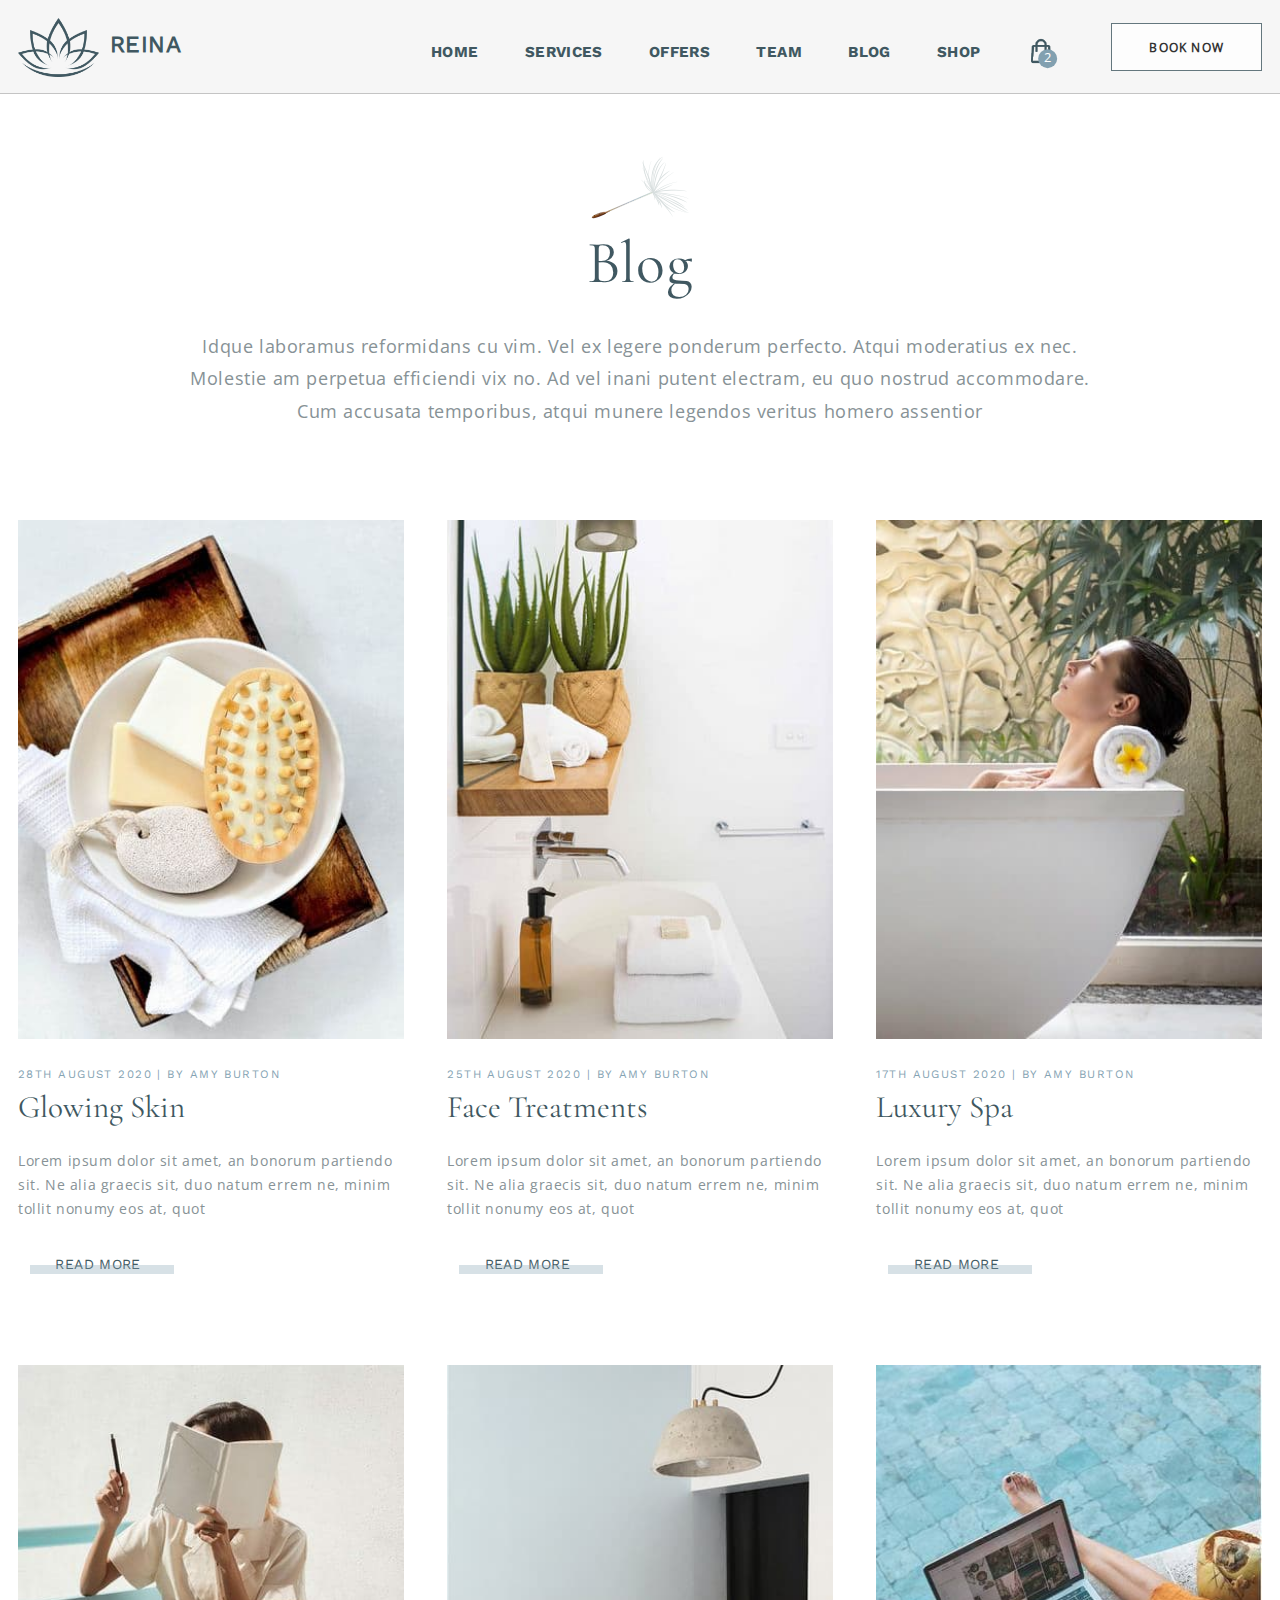
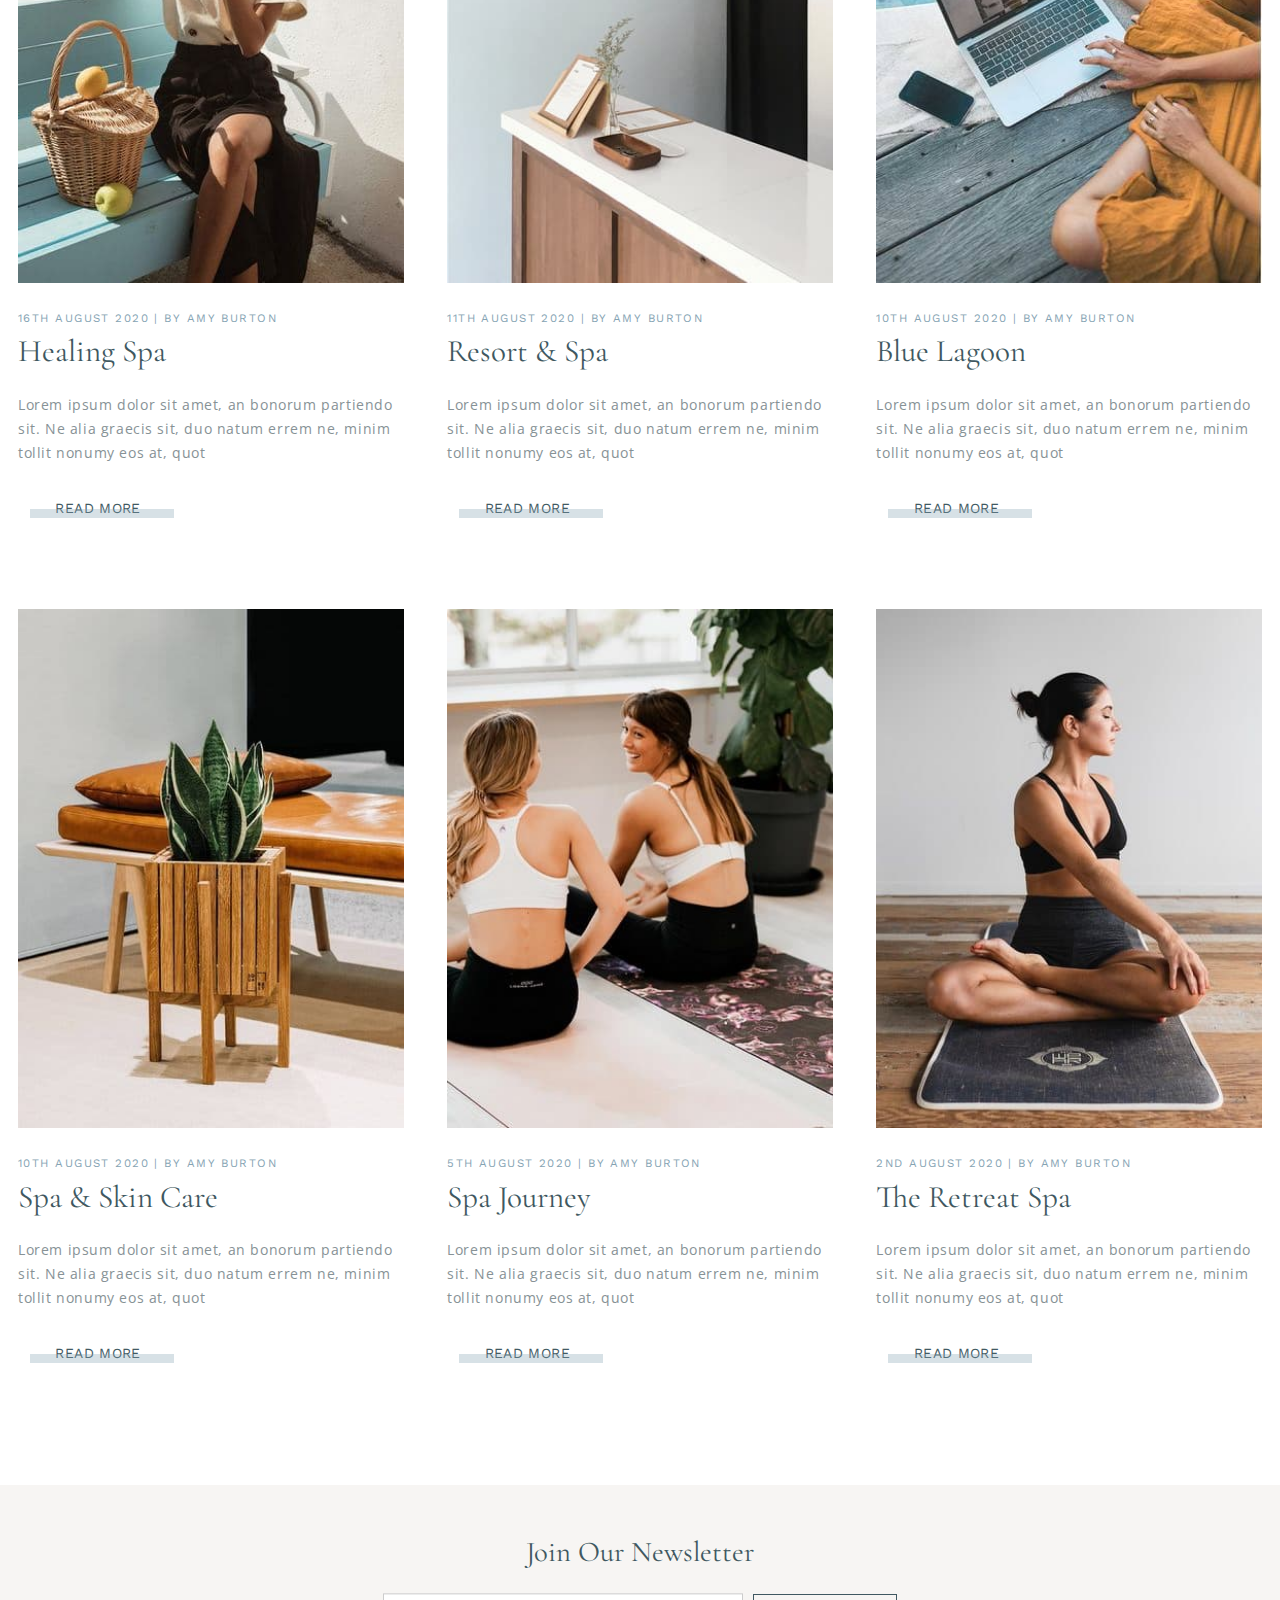
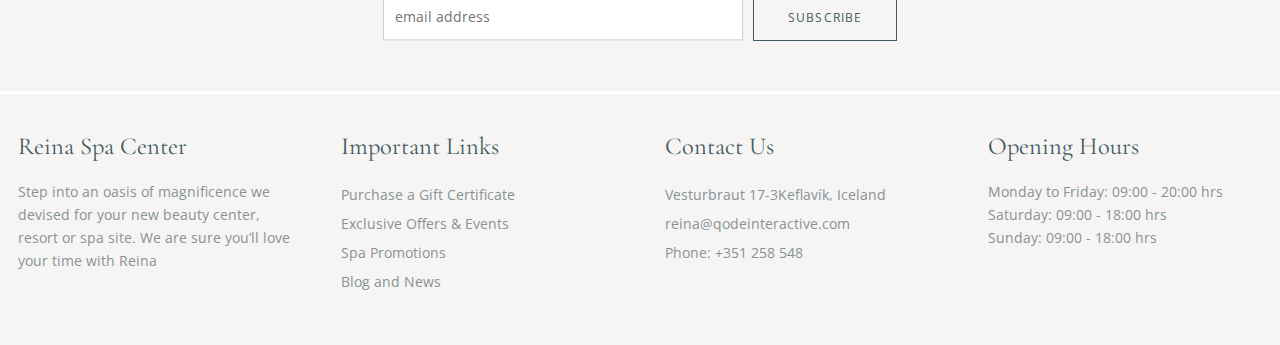
<file: blog.html>
<!DOCTYPE html>
<html lang="en">
<head>
    <meta charset="utf-8">
    <meta name="viewport" content="width=device-width, initial-scale=1">
    <meta name="description" content="">
    <meta http-equiv="X-UA-Compatible" content="IE=edge">
    <title>Beauty and Spa Center | Blog</title>
    <link href="css/main.css" rel="stylesheet">
</head>
<body>

<div class="fix-header">
    <div class="container">
        <div class="header">
            <a href="" class="fix-logo">
                <img src="images/mobile-logo.png" alt="">
                <h1 class="fix-logo__title">REINA</h1>
            </a>
            <nav class="fix-nav">
                <div class="fix-nav__left">
                    <a href="index.html" class="fix-nav__item">Home</a>
                    <a href="services.html" class="fix-nav__item">Services</a>
                    <a href="offers.html" class="fix-nav__item">Offers</a>
                    <a href="team.html" class="fix-nav__item">Team</a>
                    <a href="blog.html" class="fix-nav__item">Blog</a>
                    <a href="shop.html" class="fix-nav__item">Shop</a>
                    <a href="cart.html" class="fix-nav__item">
                        <img src="images/shopping-bag-black.png" alt="">
                        <div class="count__cart">2</div>
                    </a>
                </div>
                <div class="fix-nav__right">
                    <a href="" class="fix-book__link">book now</a>
                </div>
            </nav>
        </div>
    </div>
</div>

<section>
    <div class="container">
        <div class="packages">
            <img src="images/h1-blog-list-flower.png" alt="">
            <div class="packages__title">Blog</div>
            <div class="packages__text">
                Idque laboramus reformidans cu vim. Vel ex legere ponderum perfecto. Atqui moderatius ex nec. Molestie am perpetua efficiendi vix no. Ad vel inani putent electram, eu quo nostrud accommodare. Cum accusata temporibus, atqui munere legendos veritus homero assentior
            </div>
        </div>
        <div class="latest">
            <div class="latest__list">
                <div class="latest__item">
                    <a href="journey.html">
                        <div class="latest__item-image">
                            <img src="images/post-4-min.jpg" alt="">
                        </div>
                    </a>
                    <div class="latest__item-date">28th August 2020 | By Amy Burton</div>
                    <a href="journey.html" class="latest__item-title">Glowing Skin</a>
                    <div class="latest__item-text">Lorem ipsum dolor sit amet, an bonorum partiendo sit. Ne alia graecis sit, duo natum errem ne, minim tollit nonumy eos at, quot</div>
                    <a href="journey.html" class="latest__link">read more</a>
                </div>
                <div class="latest__item">
                    <a href="journey.html">
                        <div class="latest__item-image">
                            <img src="images/post-5-min.jpg" alt="">
                        </div>
                    </a>
                    <div class="latest__item-date">25th August 2020 | By Amy Burton</div>
                    <a href="journey.html" class="latest__item-title">Face Treatments</a>
                    <div class="latest__item-text">Lorem ipsum dolor sit amet, an bonorum partiendo sit. Ne alia graecis sit, duo natum errem ne, minim tollit nonumy eos at, quot</div>
                    <a href="journey.html" class="latest__link">read more</a>
                </div>
                <div class="latest__item">
                    <a href="journey.html">
                        <div class="latest__item-image">
                            <img src="images/post-6-min.jpg" alt="">
                        </div>
                    </a>
                    <div class="latest__item-date">17th August 2020 | By Amy Burton
                    </div>
                    <a href="journey.html" class="latest__item-title">Luxury Spa</a>
                    <div class="latest__item-text">Lorem ipsum dolor sit amet, an bonorum partiendo sit. Ne alia graecis sit, duo natum errem ne, minim tollit nonumy eos at, quot</div>
                    <a href="journey.html" class="latest__link">read more</a>
                </div>
                <div class="latest__item">
                    <a href="journey.html">
                        <div class="latest__item-image">
                            <img src="images/post-1-min.jpg" alt="">
                        </div>
                    </a>
                    <div class="latest__item-date">16th August 2020 | By Amy Burton</div>
                    <a href="journey.html" class="latest__item-title">Healing Spa</a>
                    <div class="latest__item-text">Lorem ipsum dolor sit amet, an bonorum partiendo sit. Ne alia graecis sit, duo natum errem ne, minim tollit nonumy eos at, quot</div>
                    <a href="journey.html" class="latest__link">read more</a>
                </div>
                <div class="latest__item">
                    <a href="journey.html">
                        <div class="latest__item-image">
                            <img src="images/post-2-min.jpg" alt="">
                        </div>
                    </a>
                    <div class="latest__item-date">11th August 2020 | By Amy Burton</div>
                    <a href="journey.html" class="latest__item-title">Resort & Spa</a>
                    <div class="latest__item-text">Lorem ipsum dolor sit amet, an bonorum partiendo sit. Ne alia graecis sit, duo natum errem ne, minim tollit nonumy eos at, quot</div>
                    <a href="journey.html" class="latest__link">read more</a>
                </div>
                <div class="latest__item">
                    <a href="journey.html">
                        <div class="latest__item-image">
                            <img src="images/post-3-min.jpg" alt="">
                        </div>
                    </a>
                    <div class="latest__item-date">10th August 2020 | By Amy Burton</div>
                    <a href="journey.html" class="latest__item-title">Blue Lagoon</a>
                    <div class="latest__item-text">Lorem ipsum dolor sit amet, an bonorum partiendo sit. Ne alia graecis sit, duo natum errem ne, minim tollit nonumy eos at, quot</div>
                    <a href="journey.html" class="latest__link">read more</a>
                </div>
                <div class="latest__item">
                    <a href="journey.html">
                        <div class="latest__item-image">
                            <img src="images/post-7-min.jpg" alt="">
                        </div>
                    </a>
                    <div class="latest__item-date">10th August 2020 | By Amy Burton</div>
                    <a href="journey.html" class="latest__item-title">Spa & Skin Care</a>
                    <div class="latest__item-text">Lorem ipsum dolor sit amet, an bonorum partiendo sit. Ne alia graecis sit, duo natum errem ne, minim tollit nonumy eos at, quot</div>
                    <a href="journey.html" class="latest__link">read more</a>
                </div>
                <div class="latest__item">
                    <a href="journey.html">
                        <div class="latest__item-image">
                            <img src="images/post-8-min.jpg" alt="">
                        </div>
                    </a>
                    <div class="latest__item-date">5th August 2020 | By Amy Burton</div>
                    <a href="journey.html" class="latest__item-title">Spa Journey</a>
                    <div class="latest__item-text">Lorem ipsum dolor sit amet, an bonorum partiendo sit. Ne alia graecis sit, duo natum errem ne, minim tollit nonumy eos at, quot</div>
                    <a href="journey.html" class="latest__link">read more</a>
                </div>
                <div class="latest__item">
                    <a href="journey.html">
                        <div class="latest__item-image">
                            <img src="images/post-9-min.jpg" alt="">
                        </div>
                    </a>
                    <div class="latest__item-date">2nd August 2020 | By Amy Burton</div>
                    <a href="journey.html" class="latest__item-title">The Retreat Spa</a>
                    <div class="latest__item-text">Lorem ipsum dolor sit amet, an bonorum partiendo sit. Ne alia graecis sit, duo natum errem ne, minim tollit nonumy eos at, quot</div>
                    <a href="journey.html" class="latest__link">read more</a>
                </div>
            </div>
        </div>
    </div>
</section>

<footer class="footer">
    <div class="footer__form">
        <div class="footer__form-title">Join Our Newsletter</div>
        <form method="post" action="" name="subscribe">
            <input type="email" placeholder="email address" \>
            <a href="" type="submit" name="submit" class="footer__form-link">subscribe</a>
        </form>
    </div>
    <div class="container">
    <div class="footer__items">
        <div class="footer__item">
            <div class="footer__item-title">Reina Spa Center</div>
            <div class="footer__item-text">Step into an oasis of magnificence we devised for your new beauty center, resort or spa site. We are sure you’ll love your time with Reina</div>
        </div>
        <div class="footer__item">
            <div class="footer__item-title center">Important Links</div>
            <a href="" class="footer__item-link center">Purchase a Gift Certificate</a>
            <a href="" class="footer__item-link center">Exclusive Offers & Events</a>
            <a href="" class="footer__item-link center">Spa Promotions</a>
            <a href="" class="footer__item-link center">Blog and News</a>
        </div>
        <div class="footer__item">
            <div class="footer__item-title center">Contact Us</div>
            <a href="" class="footer__item-link center">Vesturbraut 17-3Keflavík, Iceland</a>
            <a href="mailto:reina@qodeinteractive.com" class="footer__item-link center">reina@qodeinteractive.com</a>
            <a href="tel:351258548" class="footer__item-link center">Phone: +351 258 548</a>
        </div>
        <div class="footer__item">
            <div class="footer__item-title right">Opening Hours</div>
            <div class="footer__item-text right">Monday to Friday: 09:00 - 20:00 hrs<br>Saturday: 09:00 - 18:00 hrs<br>Sunday: 09:00 - 18:00 hrs</div>
        </div>
    </div>
    </div>
</footer>

</body>
</html>
</file>
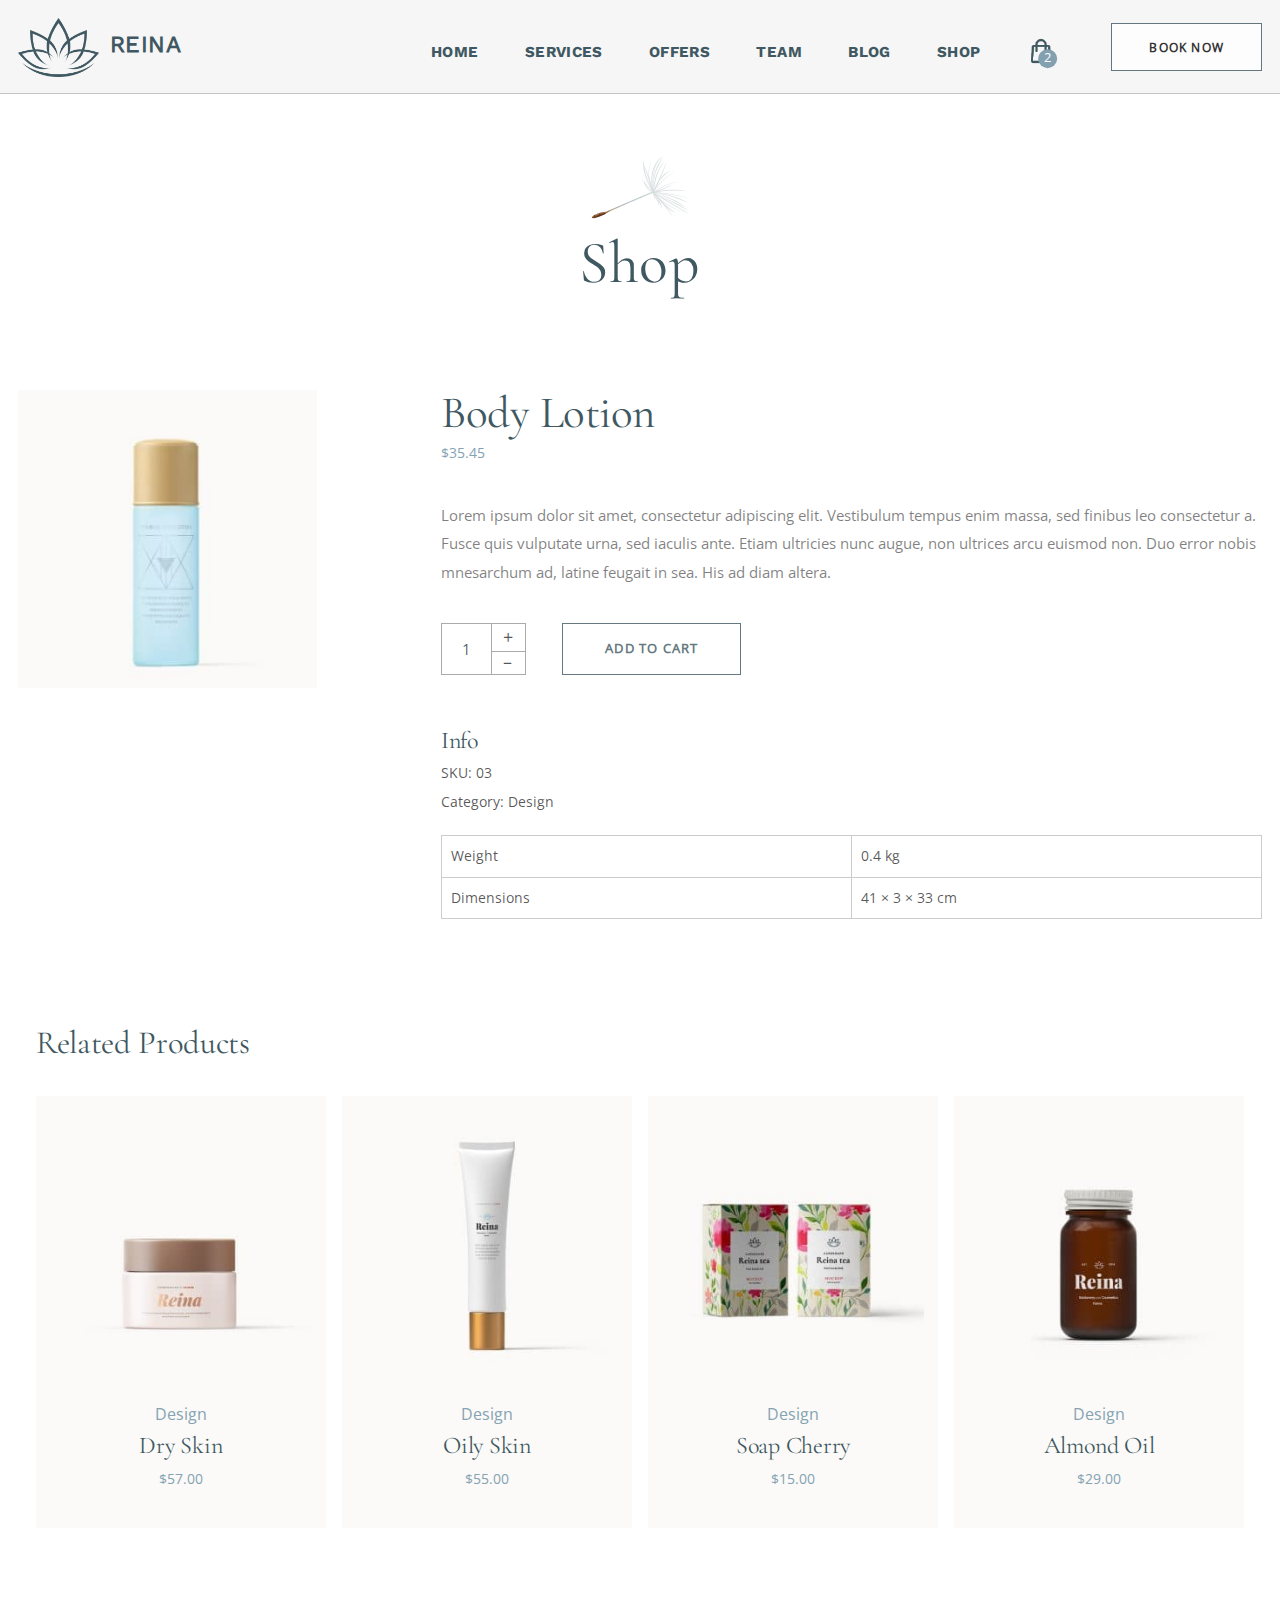
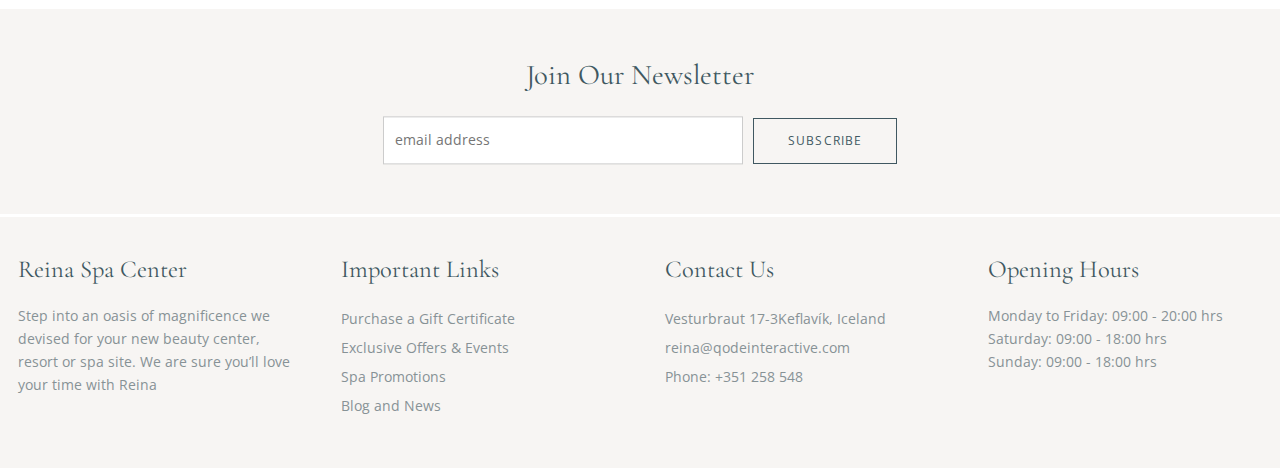
<file: body-lotion.html>
<!DOCTYPE html>
<html lang="en">
<head>
    <meta charset="utf-8">
    <meta name="viewport" content="width=device-width, initial-scale=1">
    <meta name="description" content="">
    <meta http-equiv="X-UA-Compatible" content="IE=edge">
    <title>Beauty and Spa Center - Body Lotion</title>
    <link href="css/main.css" rel="stylesheet">
</head>
<body>

<div class="fix-header">
    <div class="container">
        <div class="header">
            <a href="" class="fix-logo">
                <img src="images/mobile-logo.png" alt="">
                <h1 class="fix-logo__title">REINA</h1>
            </a>
            <nav class="fix-nav">
                <div class="fix-nav__left">
                    <a href="index.html" class="fix-nav__item">Home</a>
                    <a href="services.html" class="fix-nav__item">Services</a>
                    <a href="offers.html" class="fix-nav__item">Offers</a>
                    <a href="team.html" class="fix-nav__item">Team</a>
                    <a href="blog.html" class="fix-nav__item">Blog</a>
                    <a href="shop.html" class="fix-nav__item">Shop</a>
                    <a href="cart.html" class="fix-nav__item">
                        <img src="images/shopping-bag-black.png" alt="">
                        <div class="count__cart">2</div>
                    </a>
                </div>
                <div class="fix-nav__right">
                    <a href="" class="fix-book__link">book now</a>
                </div>
            </nav>
        </div>
    </div>
</div>

<section>
    <div class="container">
        <div class="shop__header">
            <img src="images/h1-blog-list-flower.png" alt="">
            <div class="shop__header_title">Shop</div>
        </div>
        <div class="single">
            <!-- Left Column -->
            <div class="single__image">
                <img src="images/shop/shop-img3-min.jpg" alt="">
            </div>
            <!-- end left column -->
            <!-- Right Column -->
            <div class="single__options">
                <div class="single__options_title">Body Lotion</div>
                <div class="single__options_price">$35.45</div>
                <div class="single__options_text">
                    Lorem ipsum dolor sit amet, consectetur adipiscing elit. Vestibulum tempus enim massa, sed finibus leo consectetur a. Fusce quis vulputate urna, sed iaculis ante. Etiam ultricies nunc augue, non ultrices arcu euismod non. Duo error nobis mnesarchum ad, latine feugait in sea. His ad diam altera.
                </div>
                <div class="single__options_qty">
                    <div class="qty">
                        <div class="qty__number" id="qtyNumber">1</div>
                        <div class="qty__plus" id="qtyPlus">+</div>
                        <div class="qty__minus" id="qtyMinus">–</div>
                    </div>
                    <a href="" class="qty__add_to_cart">ADD&nbsp;TO&nbsp;CART</a>
                </div>
                <div class="info">
                    <div class="info__title">Info</div>
                    <div class="info__sku">SKU: 03</div>
                    <div class="info__category">Category: Design</div>
                    <div class="additional">
                        <table>
                            <tr>
                                <td>Weight</td>
                                <td>0.4 kg</td>
                            </tr>
                            <tr>
                                <td>Dimensions</td>
                                <td>41 × 3 × 33 cm</td>
                            </tr>
                        </table>
                    </div>
                </div>
            </div>
            <!-- end right column -->
        </div>
        <!-- end single -->
        <!-- Related Products -->
        <div class="container">
            <div class="related">
                <div class="related__title">Related Products</div>
                <div class="related__list">
                    <div class="related__item">
                        <div class="related__item_img">
                            <img src="images/shop/shop-img14-min.jpg" alt="">
                        </div>
                        <div class="related__item_category">Design</div>
                        <div class="related__item_title">Dry Skin</div>
                        <div class="related__item_price">$57.00</div>
                        <a href="" class="single-link">
                            <div class="related__item_overlay">
                                <a href="" class="add_to_cart">ADD&nbsp;TO&nbsp;CART</a>
                            </div>
                        </a>
                    </div>
                    <div class="related__item">
                        <div class="related__item_img">
                            <img src="images/shop/shop-img10-min.jpg" alt="">
                        </div>
                        <div class="related__item_category">Design</div>
                        <div class="related__item_title">Oily Skin</div>
                        <div class="related__item_price">$55.00</div>
                        <a href="" class="single-link">
                            <div class="related__item_overlay">
                                <a href="" class="add_to_cart">ADD&nbsp;TO&nbsp;CART</a>
                            </div>
                        </a>
                    </div>
                    <div class="related__item">
                        <div class="related__item_img">
                            <img src="images/shop/shop-img13-min.jpg" alt="">
                        </div>
                        <div class="related__item_category">Design</div>
                        <div class="related__item_title">Soap Cherry</div>
                        <div class="related__item_price">$15.00</div>
                        <a href="body-milk.html" class="single-link">
                            <div class="related__item_overlay">
                                <a href="" class="add_to_cart">ADD&nbsp;TO&nbsp;CART</a>
                            </div>
                        </a>
                    </div>
                    <div class="related__item">
                        <div class="related__item_img">
                            <img src="images/shop/shop-img12-min.jpg" alt="">
                        </div>
                        <div class="related__item_category">Design</div>
                        <div class="related__item_title">Almond Oil</div>
                        <div class="related__item_price">$29.00</div>
                        <a href="" class="single-link">
                            <div class="related__item_overlay">
                                <a href="" class="add_to_cart">ADD&nbsp;TO&nbsp;CART</a>
                            </div>
                        </a>
                    </div>
                </div>
            </div>
        </div>
        <!-- end related products -->
    </div>
</section>

<footer class="footer">
    <div class="footer__form">
        <div class="footer__form-title">Join Our Newsletter</div>
        <form method="post" action="" name="subscribe">
            <input type="email" placeholder="email address" \>
            <a href="" type="submit" name="submit" class="footer__form-link">subscribe</a>
        </form>
    </div>
    <div class="container">
    <div class="footer__items">
        <div class="footer__item">
            <div class="footer__item-title">Reina Spa Center</div>
            <div class="footer__item-text">Step into an oasis of magnificence we devised for your new beauty center, resort or spa site. We are sure you’ll love your time with Reina</div>
        </div>
        <div class="footer__item">
            <div class="footer__item-title center">Important Links</div>
            <a href="" class="footer__item-link center">Purchase a Gift Certificate</a>
            <a href="" class="footer__item-link center">Exclusive Offers & Events</a>
            <a href="" class="footer__item-link center">Spa Promotions</a>
            <a href="" class="footer__item-link center">Blog and News</a>
        </div>
        <div class="footer__item">
            <div class="footer__item-title center">Contact Us</div>
            <a href="" class="footer__item-link center">Vesturbraut 17-3Keflavík, Iceland</a>
            <a href="mailto:reina@qodeinteractive.com" class="footer__item-link center">reina@qodeinteractive.com</a>
            <a href="tel:351258548" class="footer__item-link center">Phone: +351 258 548</a>
        </div>
        <div class="footer__item">
            <div class="footer__item-title right">Opening Hours</div>
            <div class="footer__item-text right">Monday to Friday: 09:00 - 20:00 hrs<br>Saturday: 09:00 - 18:00 hrs<br>Sunday: 09:00 - 18:00 hrs</div>
        </div>
    </div>
    </div>
</footer>

<script>
    let qtyNumber = document.querySelector("#qtyNumber");
    let qtyPlus = document.querySelector("#qtyPlus");
    let qtyMinus = document.querySelector("#qtyMinus");

    qty = Number(qtyNumber.innerHTML);
    console.log(qty);
    qtyPlus.addEventListener('click', function () {
        qty = qty + 1;
        qtyNumber.innerHTML = qty;
    });

    qtyMinus.addEventListener('click', function () {
        if (qty !== 1) {
            qty = qty - 1;
        }
        qtyNumber.innerHTML = qty;
    });
</script>
</body>
</html>
</file>
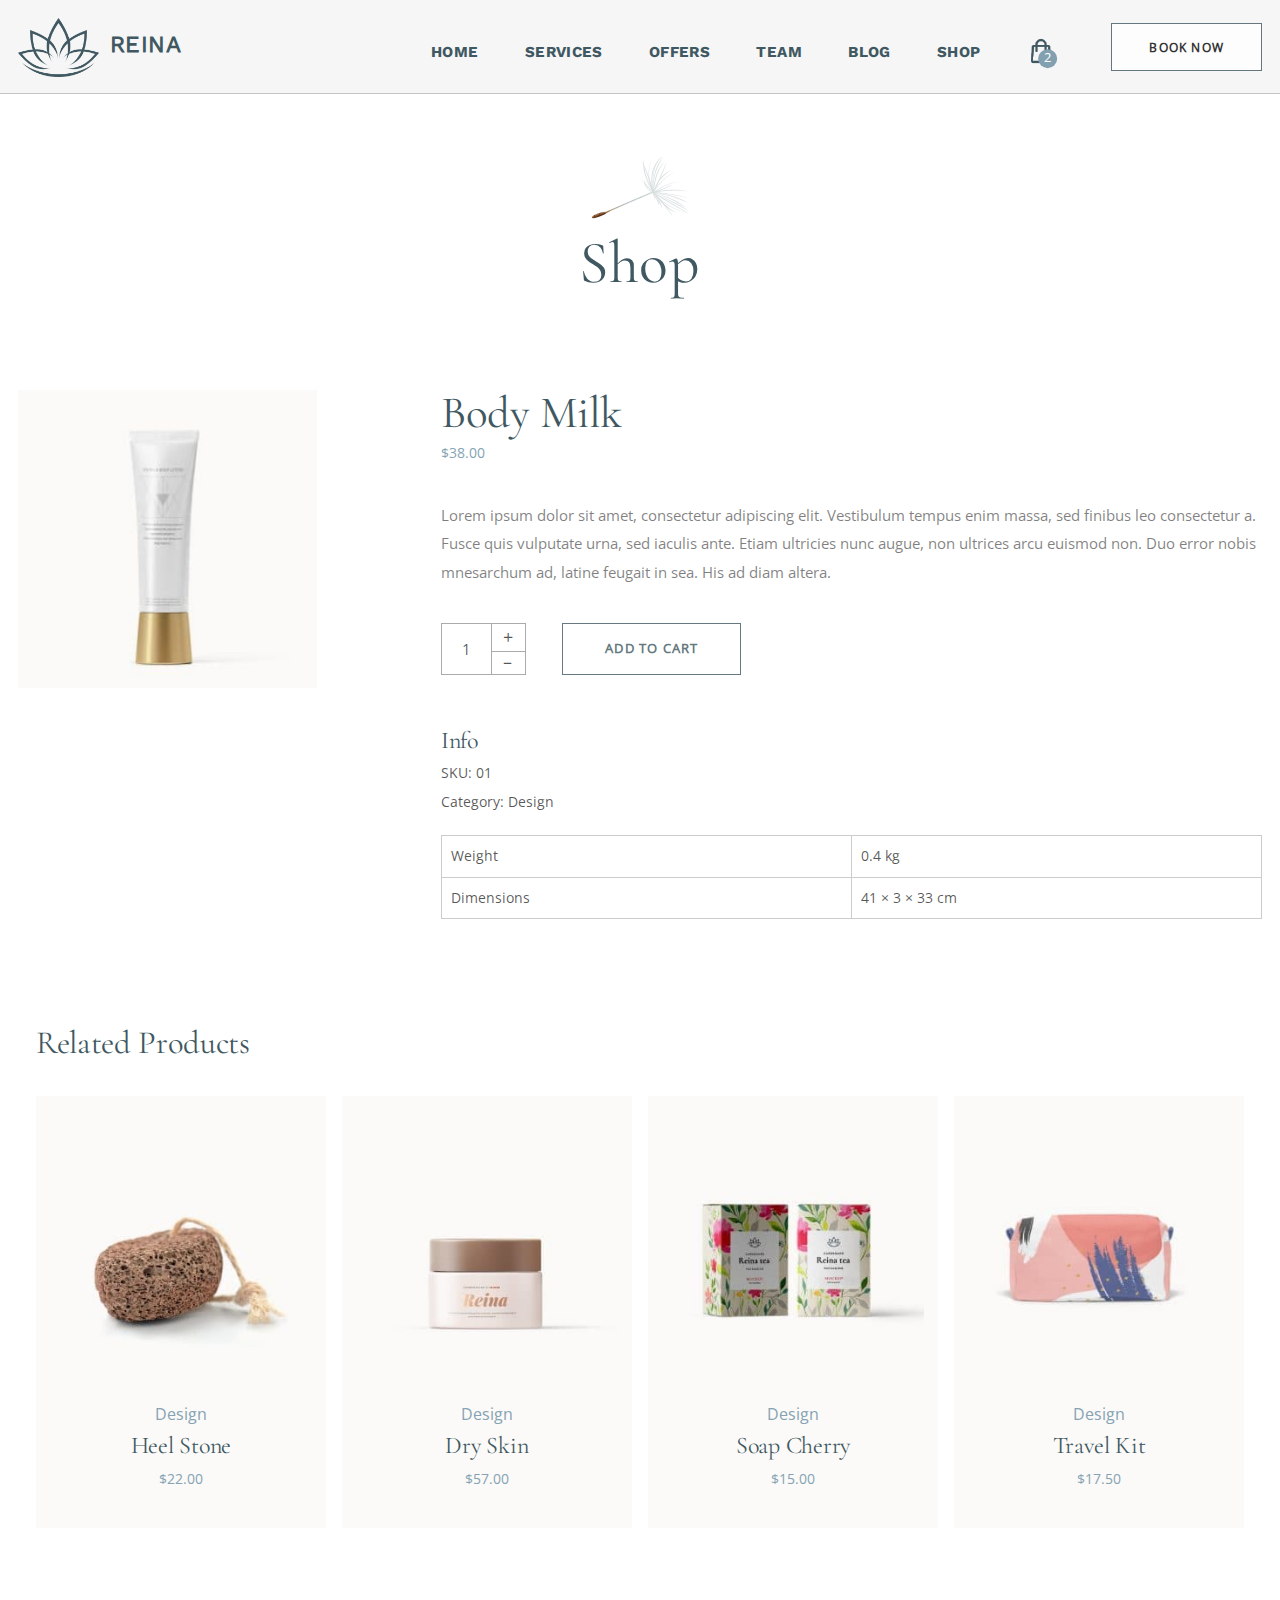
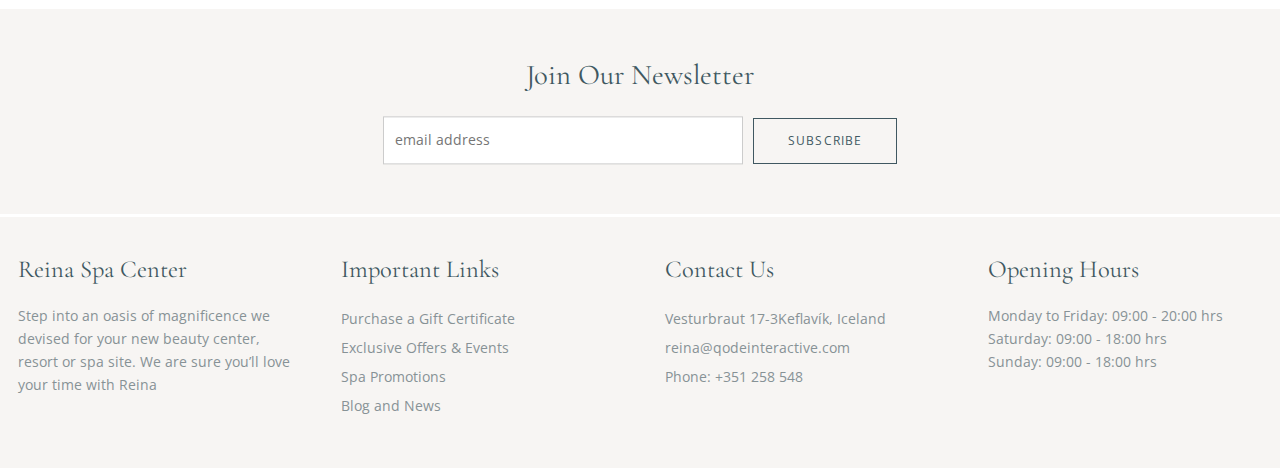
<file: body-milk.html>
<!DOCTYPE html>
<html lang="en">
<head>
    <meta charset="utf-8">
    <meta name="viewport" content="width=device-width, initial-scale=1">
    <meta name="description" content="">
    <meta http-equiv="X-UA-Compatible" content="IE=edge">
    <title>Beauty and Spa Center - Body Milk</title>
    <link href="css/main.css" rel="stylesheet">
</head>
<body>

<div class="fix-header">
    <div class="container">
        <div class="header">
            <a href="" class="fix-logo">
                <img src="images/mobile-logo.png" alt="">
                <h1 class="fix-logo__title">REINA</h1>
            </a>
            <nav class="fix-nav">
                <div class="fix-nav__left">
                    <a href="index.html" class="fix-nav__item">Home</a>
                    <a href="services.html" class="fix-nav__item">Services</a>
                    <a href="offers.html" class="fix-nav__item">Offers</a>
                    <a href="team.html" class="fix-nav__item">Team</a>
                    <a href="blog.html" class="fix-nav__item">Blog</a>
                    <a href="shop.html" class="fix-nav__item">Shop</a>
                    <a href="cart.html" class="fix-nav__item">
                        <img src="images/shopping-bag-black.png" alt="">
                        <div class="count__cart">2</div>
                    </a>
                </div>
                <div class="fix-nav__right">
                    <a href="" class="fix-book__link">book now</a>
                </div>
            </nav>
        </div>
    </div>
</div>

<section>
    <div class="container">
        <div class="shop__header">
            <img src="images/h1-blog-list-flower.png" alt="">
            <div class="shop__header_title">Shop</div>
        </div>
        <div class="single">
            <!-- Left Column -->
            <div class="single__image">
                <img src="images/shop/shop-img1-min.jpg" alt="">
            </div>
            <!-- end left column -->
            <!-- Right Column -->
            <div class="single__options">
                <div class="single__options_title">Body Milk</div>
                <div class="single__options_price">$38.00</div>
                <div class="single__options_text">
                    Lorem ipsum dolor sit amet, consectetur adipiscing elit. Vestibulum tempus enim massa, sed finibus leo consectetur a. Fusce quis vulputate urna, sed iaculis ante. Etiam ultricies nunc augue, non ultrices arcu euismod non. Duo error nobis mnesarchum ad, latine feugait in sea. His ad diam altera.
                </div>
                <div class="single__options_qty">
                    <div class="qty">
                        <div class="qty__number" id="qtyNumber">1</div>
                        <div class="qty__plus" id="qtyPlus">+</div>
                        <div class="qty__minus" id="qtyMinus">–</div>
                    </div>
                    <a href="" class="qty__add_to_cart">ADD&nbsp;TO&nbsp;CART</a>
                </div>
                <div class="info">
                    <div class="info__title">Info</div>
                    <div class="info__sku">SKU: 01</div>
                    <div class="info__category">Category: Design</div>
                    <div class="additional">
                        <table>
                            <tr>
                                <td>Weight</td>
                                <td>0.4 kg</td>
                            </tr>
                            <tr>
                                <td>Dimensions</td>
                                <td>41 × 3 × 33 cm</td>
                            </tr>
                        </table>
                    </div>
                </div>
            </div>
            <!-- end right column -->
        </div>
        <!-- end single -->
        <!-- Related Products -->
        <div class="container">
            <div class="related">
                <div class="related__title">Related Products</div>
                <div class="related__list">
                    <div class="related__item">
                        <div class="related__item_img">
                            <img src="images/shop/shop-img8-min.jpg" alt="">
                        </div>
                        <div class="related__item_category">Design</div>
                        <div class="related__item_title">Heel Stone</div>
                        <div class="related__item_price">$22.00</div>
                        <a href="" class="single-link">
                            <div class="related__item_overlay">
                                <a href="" class="add_to_cart">ADD&nbsp;TO&nbsp;CART</a>
                            </div>
                        </a>
                    </div>
                    <div class="related__item">
                        <div class="related__item_img">
                            <img src="images/shop/shop-img14-min.jpg" alt="">
                        </div>
                        <div class="related__item_category">Design</div>
                        <div class="related__item_title">Dry Skin</div>
                        <div class="related__item_price">$57.00</div>
                        <a href="" class="single-link">
                            <div class="related__item_overlay">
                                <a href="" class="add_to_cart">ADD&nbsp;TO&nbsp;CART</a>
                            </div>
                        </a>
                    </div>
                    <div class="related__item">
                        <div class="related__item_img">
                            <img src="images/shop/shop-img13-min.jpg" alt="">
                        </div>
                        <div class="related__item_category">Design</div>
                        <div class="related__item_title">Soap Cherry</div>
                        <div class="related__item_price">$15.00</div>
                        <a href="body-milk.html" class="single-link">
                            <div class="related__item_overlay">
                                <a href="" class="add_to_cart">ADD&nbsp;TO&nbsp;CART</a>
                            </div>
                        </a>
                    </div>
                    <div class="related__item">
                        <div class="related__item_img">
                            <img src="images/shop/shop-img15-min.jpg" alt="">
                        </div>
                        <div class="related__item_category">Design</div>
                        <div class="related__item_title">Travel Kit</div>
                        <div class="related__item_price">$17.50</div>
                        <a href="" class="single-link">
                            <div class="related__item_overlay">
                                <a href="" class="add_to_cart">ADD&nbsp;TO&nbsp;CART</a>
                            </div>
                        </a>
                    </div>
                </div>
            </div>
        </div>
        <!-- end related products -->
    </div>
</section>

<footer class="footer">
    <div class="footer__form">
        <div class="footer__form-title">Join Our Newsletter</div>
        <form method="post" action="" name="subscribe">
            <input type="email" placeholder="email address">
            <a href="" type="submit" name="submit" class="footer__form-link">subscribe</a>
        </form>
    </div>
    <div class="container">
    <div class="footer__items">
        <div class="footer__item">
            <div class="footer__item-title">Reina Spa Center</div>
            <div class="footer__item-text">Step into an oasis of magnificence we devised for your new beauty center, resort or spa site. We are sure you’ll love your time with Reina</div>
        </div>
        <div class="footer__item">
            <div class="footer__item-title center">Important Links</div>
            <a href="" class="footer__item-link center">Purchase a Gift Certificate</a>
            <a href="" class="footer__item-link center">Exclusive Offers & Events</a>
            <a href="" class="footer__item-link center">Spa Promotions</a>
            <a href="" class="footer__item-link center">Blog and News</a>
        </div>
        <div class="footer__item">
            <div class="footer__item-title center">Contact Us</div>
            <a href="" class="footer__item-link center">Vesturbraut 17-3Keflavík, Iceland</a>
            <a href="mailto:reina@qodeinteractive.com" class="footer__item-link center">reina@qodeinteractive.com</a>
            <a href="tel:351258548" class="footer__item-link center">Phone: +351 258 548</a>
        </div>
        <div class="footer__item">
            <div class="footer__item-title right">Opening Hours</div>
            <div class="footer__item-text right">Monday to Friday: 09:00 - 20:00 hrs<br>Saturday: 09:00 - 18:00 hrs<br>Sunday: 09:00 - 18:00 hrs</div>
        </div>
    </div>
    </div>
</footer>

<script>
    let qtyNumber = document.querySelector("#qtyNumber");
    let qtyPlus = document.querySelector("#qtyPlus");
    let qtyMinus = document.querySelector("#qtyMinus");

    qty = Number(qtyNumber.innerHTML);
    console.log(qty);
    qtyPlus.addEventListener('click', function () {
        qty = qty + 1;
        qtyNumber.innerHTML = qty;
    });

    qtyMinus.addEventListener('click', function () {
        if (qty !== 1) {
            qty = qty - 1;
        }
        qtyNumber.innerHTML = qty;
    });
</script>
</body>
</html>
</file>
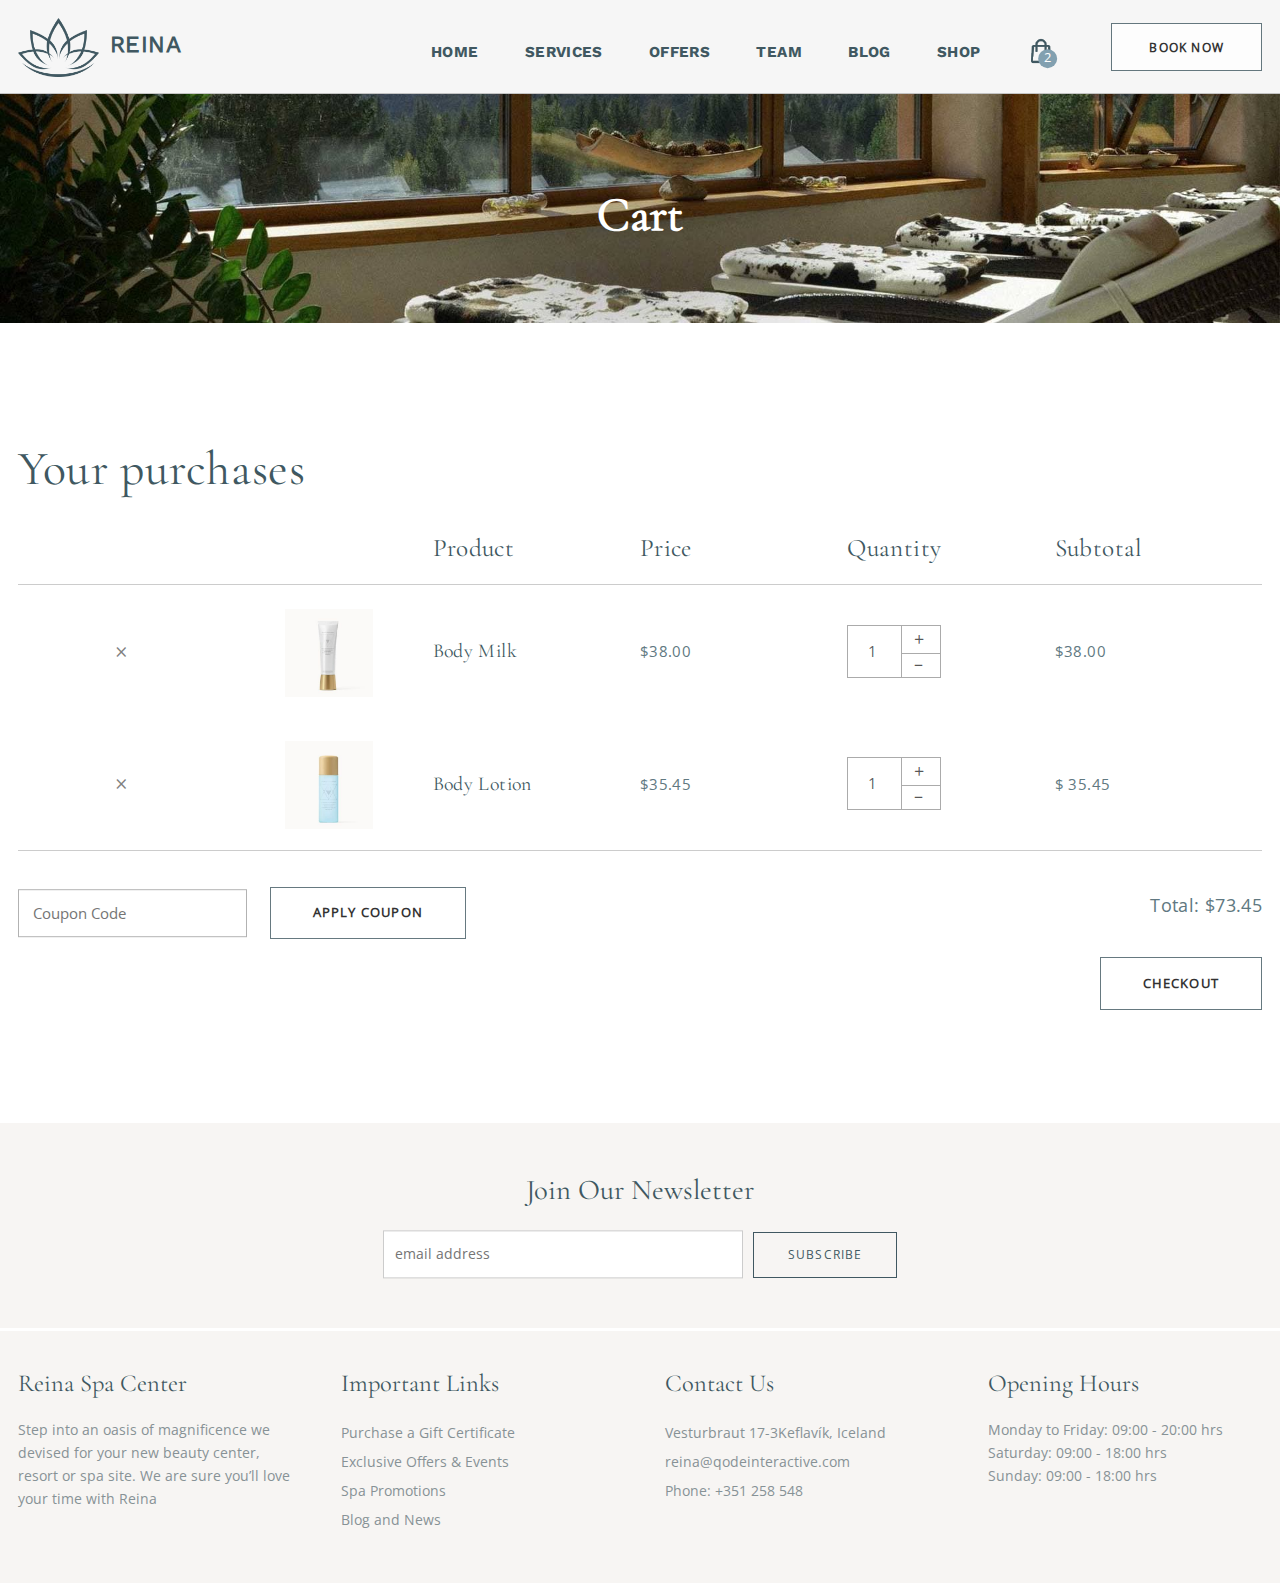
<file: cart.html>
<!DOCTYPE html>
<html lang="en">
<head>
    <meta charset="utf-8">
    <meta name="viewport" content="width=device-width, initial-scale=1">
    <meta name="description" content="">
    <meta http-equiv="X-UA-Compatible" content="IE=edge">
    <title>Beauty and Spa Center | Cart</title>
    <link href="css/main.css" rel="stylesheet">
</head>
<body>

<div class="fix-header">
    <div class="container">
        <div class="header">
            <a href="" class="fix-logo">
                <img src="images/mobile-logo.png" alt="">
                <h1 class="fix-logo__title">REINA</h1>
            </a>
            <nav class="fix-nav">
                <div class="fix-nav__left">
                    <a href="index.html" class="fix-nav__item">Home</a>
                    <a href="services.html" class="fix-nav__item">Services</a>
                    <a href="offers.html" class="fix-nav__item">Offers</a>
                    <a href="team.html" class="fix-nav__item">Team</a>
                    <a href="blog.html" class="fix-nav__item">Blog</a>
                    <a href="shop.html" class="fix-nav__item">Shop</a>
                    <a href="cart.html" class="fix-nav__item">
                        <img src="images/shopping-bag-black.png" alt="">
                        <div class="count__cart">2</div>
                    </a>
                </div>
                <div class="fix-nav__right">
                    <a href="" class="fix-book__link">book now</a>
                </div>
            </nav>
        </div>
    </div>
</div>

<section>
    <div class="cart__image">
        <img src="images/bg-cart-min.jpg" alt="">
        <div class="cart__image_title">Cart</div>
    </div>
    <div class="container">
        <div class="cart">
            <div class="cart__title">Your purchases</div>
            <div class="cart__products">
                <div class="cart__products_title font-white">Delete</div>
                <div class="cart__products_title font-white">Image</div>
                <div class="cart__products_title">Product</div>
                <div class="cart__products_title">Price</div>
                <div class="cart__products_title">Quantity</div>
                <div class="cart__products_title">Subtotal</div>
                <div class="cart__products_delete">&times</div>
                <div class="cart__products_image">
                    <img src="images/shop/shop-img1-min.jpg" alt="">
                </div>
                <div class="cart__products_name">Body Milk</div>
                <div class="cart__products_price">$<span id="price">38.00</span></div>
                <div class="cart__products_qty">
                    <div class="cart__qty">
                        <div class="qty__number" id="qtyNumber">1</div>
                        <div class="qty__plus" id="qtyPlus">+</div>
                        <div class="qty__minus" id="qtyMinus">–</div>
                    </div>
                </div>
                <div class="cart__products_subtotal">$<span id="subtotal">38.00</span></div>

                <div class="cart__products_delete">&times</div>
                <div class="cart__products_image">
                    <img src="images/shop/shop-img3-min.jpg" alt="">
                </div>
                <div class="cart__products_name">Body Lotion</div>
                <div class="cart__products_price">$<span id="price2">35.45</span></div>
                <div class="cart__products_qty">
                    <div class="cart__qty">
                        <div class="qty__number" id="qtyNumber2">1</div>
                        <div class="qty__plus" id="qtyPlus2">+</div>
                        <div class="qty__minus" id="qtyMinus2">–</div>
                    </div>
                </div>
                <div class="cart__products_subtotal">$<span id="subtotal2"> 35.45</span></div>
            </div>

            <div class="coupon">
                <div class="coupon__left">
                    <input type="text" placeholder="Coupon Code">
                    <a href="" class="coupon__link">Apply Coupon</a>
                </div>
                <div class="coupon__right">
                    Total: $<span id="check"></span>
                </div>
            </div>

            <div class="checkout">
                <a href="" class="coupon__link">Checkout</a>
            </div>
        </div>
    </div>
</section>

<footer class="footer">
    <div class="footer__form">
        <div class="footer__form-title">Join Our Newsletter</div>
        <form method="post" action="" name="subscribe">
            <input type="email" placeholder="email address" \>
            <a href="" type="submit" name="submit" class="footer__form-link">subscribe</a>
        </form>
    </div>
    <div class="container">
    <div class="footer__items">
        <div class="footer__item">
            <div class="footer__item-title">Reina Spa Center</div>
            <div class="footer__item-text">Step into an oasis of magnificence we devised for your new beauty center, resort or spa site. We are sure you’ll love your time with Reina</div>
        </div>
        <div class="footer__item">
            <div class="footer__item-title center">Important Links</div>
            <a href="" class="footer__item-link center">Purchase a Gift Certificate</a>
            <a href="" class="footer__item-link center">Exclusive Offers & Events</a>
            <a href="" class="footer__item-link center">Spa Promotions</a>
            <a href="" class="footer__item-link center">Blog and News</a>
        </div>
        <div class="footer__item">
            <div class="footer__item-title center">Contact Us</div>
            <a href="" class="footer__item-link center">Vesturbraut 17-3Keflavík, Iceland</a>
            <a href="mailto:reina@qodeinteractive.com" class="footer__item-link center">reina@qodeinteractive.com</a>
            <a href="tel:351258548" class="footer__item-link center">Phone: +351 258 548</a>
        </div>
        <div class="footer__item">
            <div class="footer__item-title right">Opening Hours</div>
            <div class="footer__item-text right">Monday to Friday: 09:00 - 20:00 hrs<br>Saturday: 09:00 - 18:00 hrs<br>Sunday: 09:00 - 18:00 hrs</div>
        </div>
    </div>
    </div>
</footer>

<script>
    let qtyNumber = document.querySelector("#qtyNumber");
    let qtyPlus = document.querySelector("#qtyPlus");
    let qtyMinus = document.querySelector("#qtyMinus");
    let subTotal = document.querySelector("#subtotal");
    let price = document.querySelector("#price");
    let qtyNumber2 = document.querySelector("#qtyNumber2");
    let qtyPlus2 = document.querySelector("#qtyPlus2");
    let qtyMinus2 = document.querySelector("#qtyMinus2");
    let subTotal2 = document.querySelector("#subtotal2");
    let price2 = document.querySelector("#price2");
    let check = document.querySelector("#check");

    qty = Number(qtyNumber.innerHTML);
    priceOne = Number(price.innerHTML);
    qty2 = Number(qtyNumber2.innerHTML);
    priceOne2 = Number(price2.innerHTML);
    total = Number(subTotal.innerHTML) + Number(subTotal2.innerHTML);
    check.innerHTML = total;

    qtyPlus.addEventListener('click', function () {
        qty = qty + 1;
        qtyNumber.innerHTML = qty;
        subTotal.innerHTML = (priceOne * qty).toFixed(2);
        total = Number(subTotal.innerHTML) + Number(subTotal2.innerHTML);
        check.innerHTML = total;
    });

    qtyMinus.addEventListener('click', function () {
        if (qty !== 1) {
            qty = qty - 1;
        }
        qtyNumber.innerHTML = qty;
        subTotal.innerHTML = (priceOne * qty).toFixed(2);
        total = Number(subTotal.innerHTML) + Number(subTotal2.innerHTML);
        check.innerHTML = total;
    });

    qtyPlus2.addEventListener('click', function () {
        qty2 = qty2 + 1;
        qtyNumber2.innerHTML = qty2;
        subTotal2.innerHTML = (priceOne2 * qty2).toFixed(2);
        total = Number(subTotal.innerHTML) + Number(subTotal2.innerHTML);
        check.innerHTML = total;
    });

    qtyMinus2.addEventListener('click', function () {
        if (qty2 !== 1) {
            qty2 = qty2 - 1;
        }
        qtyNumber2.innerHTML = qty2;
        subTotal2.innerHTML = (priceOne2 * qty2).toFixed(2);
        total = Number(subTotal.innerHTML) + Number(subTotal2.innerHTML);
        check.innerHTML = total;
    });
</script>

</body>
</html>
</file>
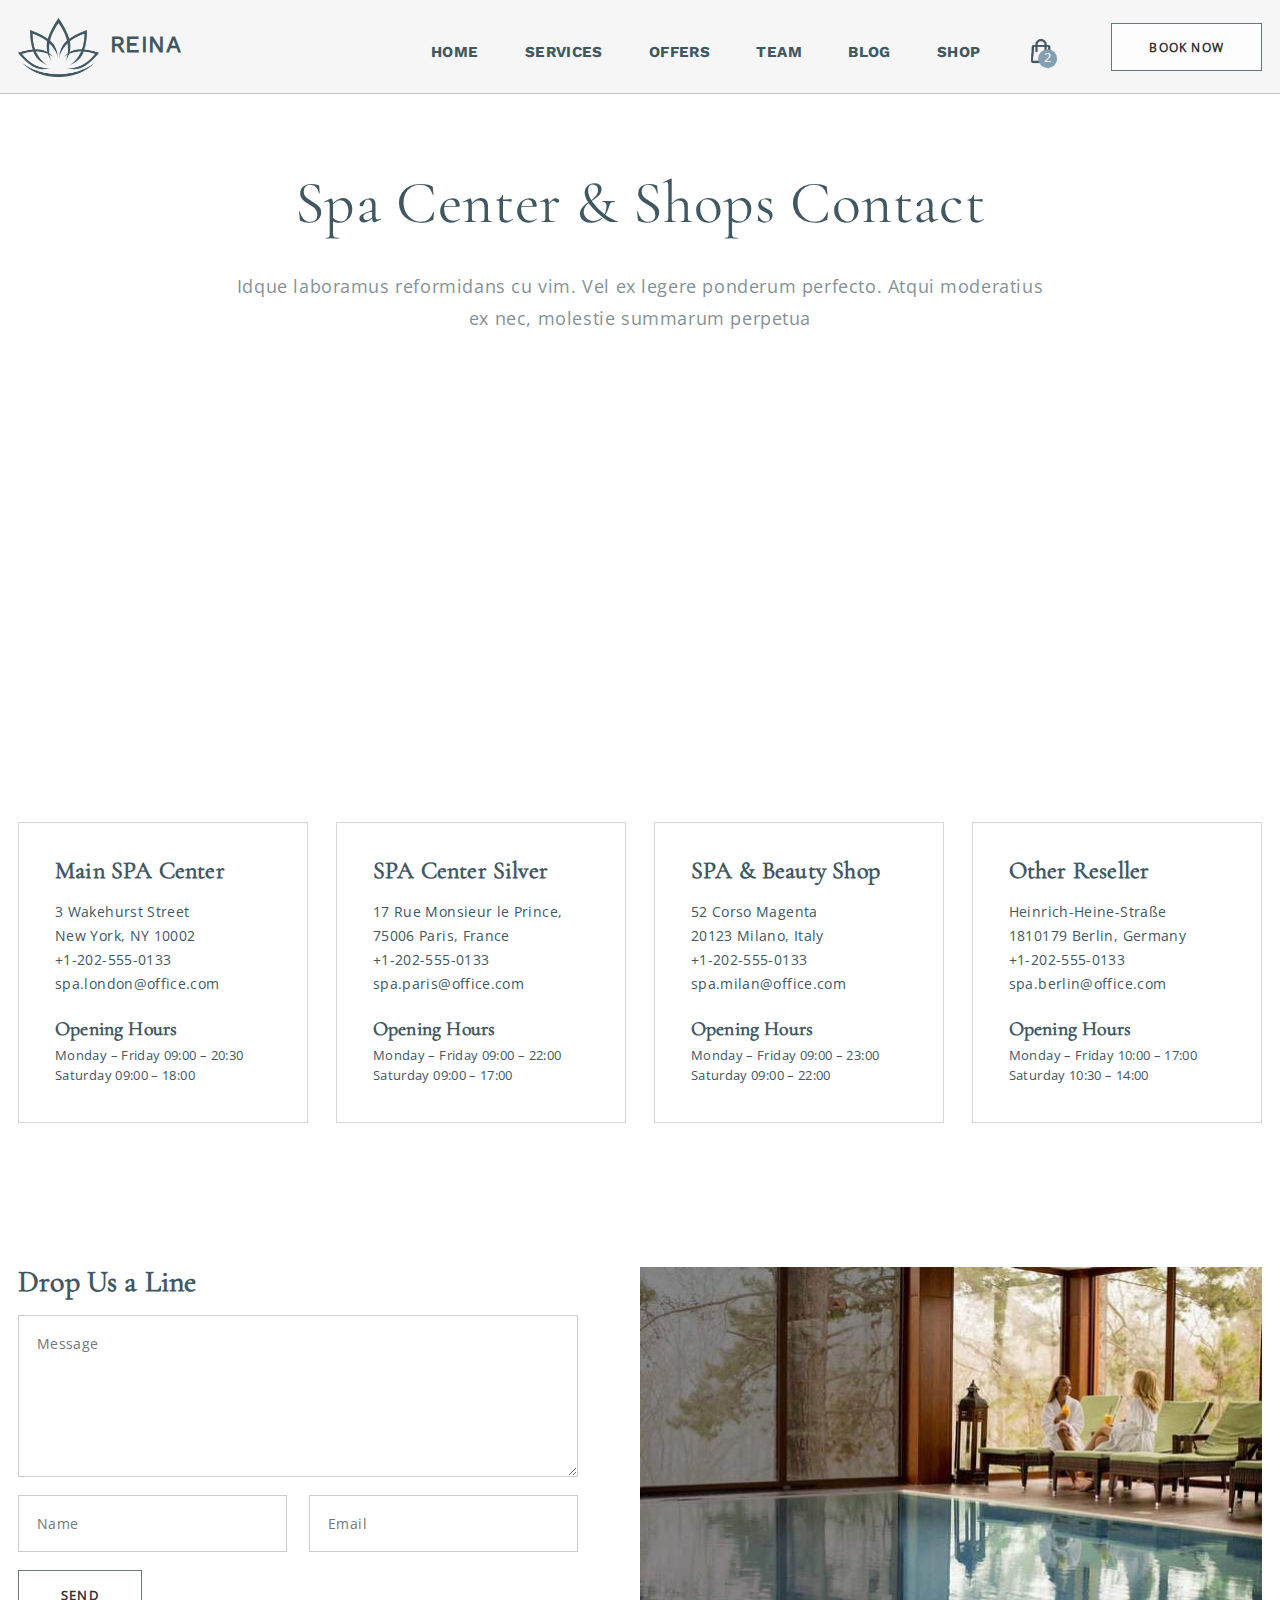
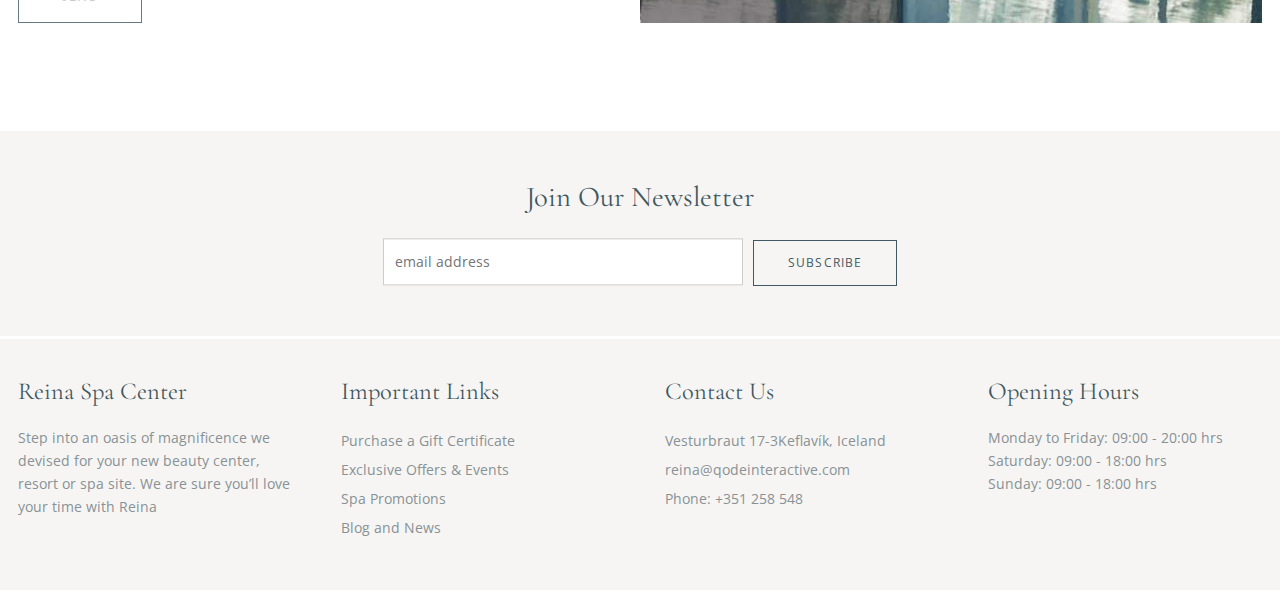
<file: contacts.html>
<!DOCTYPE html>
<html lang="en">
<head>
    <meta charset="utf-8">
    <meta name="viewport" content="width=device-width, initial-scale=1">
    <meta name="description" content="">
    <meta http-equiv="X-UA-Compatible" content="IE=edge">
    <title>Beauty and Spa Center | Contacts</title>
    <link href="css/main.css" rel="stylesheet">
</head>
<body>

<div class="fix-header">
    <div class="container">
        <div class="header">
            <a href="" class="fix-logo">
                <img src="images/mobile-logo.png" alt="">
                <h1 class="fix-logo__title">REINA</h1>
            </a>
            <nav class="fix-nav">
                <div class="fix-nav__left">
                    <a href="index.html" class="fix-nav__item">Home</a>
                    <a href="services.html" class="fix-nav__item">Services</a>
                    <a href="offers.html" class="fix-nav__item">Offers</a>
                    <a href="team.html" class="fix-nav__item">Team</a>
                    <a href="blog.html" class="fix-nav__item">Blog</a>
                    <a href="shop.html" class="fix-nav__item">Shop</a>
                    <a href="cart.html" class="fix-nav__item">
                        <img src="images/shopping-bag-black.png" alt="">
                        <div class="count__cart">2</div>
                    </a>
                </div>
                <div class="fix-nav__right">
                    <a href="" class="fix-book__link">book now</a>
                </div>
            </nav>
        </div>
    </div>
</div>

<section>
    <div class="container">
        <div class="contacts">
            <div class="contacts__title">Spa Center & Shops Contact</div>
            <div class="contacts__subtitle">
                Idque laboramus reformidans cu vim. Vel ex legere ponderum perfecto. Atqui moderatius ex nec, molestie summarum perpetua
            </div>
            <div class="contacts__map">
                <iframe src="https://www.google.com/maps/embed?pb=!1m18!1m12!1m3!1d386332.6879870171!2d-73.93715605891848!3d40.84730320777123!2m3!1f0!2f0!3f0!3m2!1i1024!2i768!4f13.1!3m3!1m2!1s0x89c24fa5d33f083b%3A0xc80b8f06e177fe62!2z0J3RjNGOLdCZ0L7RgNC6LCDQodCo0JA!5e0!3m2!1sru!2sru!4v1690805479250!5m2!1sru!2sru" width="100%" height="350" style="border:0;" allowfullscreen="" loading="lazy" referrerpolicy="no-referrer-when-downgrade"></iframe>
            </div>
        </div>
        <div class="contacts__list">
            <div class="contacts__list-item">
                <div class="contacts__list-title">Main SPA Center</div>
                <div class="contacts__list-text">
                    3 Wakehurst Street<br>New York, NY 10002<br>+1-202-555-0133<br>spa.london@office.com
                </div>
                <div class="contacts__list-subtitle">Opening Hours</div>
                <div class="contacts__list-subtext">
                    Monday – Friday 09:00 – 20:30<br>
                    Saturday 09:00 – 18:00
                </div>
            </div>
            <div class="contacts__list-item">
                <div class="contacts__list-title">SPA Center Silver</div>
                <div class="contacts__list-text">
                    17 Rue Monsieur le Prince,<br>75006 Paris, France<br>+1-202-555-0133<br>spa.paris@office.com
                </div>
                <div class="contacts__list-subtitle">Opening Hours</div>
                <div class="contacts__list-subtext">
                    Monday – Friday 09:00 – 22:00<br>
                    Saturday 09:00 – 17:00
                </div>
            </div>
            <div class="contacts__list-item">
                <div class="contacts__list-title">SPA & Beauty Shop</div>
                <div class="contacts__list-text">
                    52 Corso Magenta<br>20123 Milano, Italy<br>+1-202-555-0133<br>spa.milan@office.com
                </div>
                <div class="contacts__list-subtitle">Opening Hours</div>
                <div class="contacts__list-subtext">
                    Monday – Friday 09:00 – 23:00<br>
                    Saturday 09:00 – 22:00
                </div>
            </div>
            <div class="contacts__list-item">
                <div class="contacts__list-title">Other Reseller</div>
                <div class="contacts__list-text">
                    Heinrich-Heine-Straße<br>1810179 Berlin, Germany<br>+1-202-555-0133<br>spa.berlin@office.com
                </div>
                <div class="contacts__list-subtitle">Opening Hours</div>
                <div class="contacts__list-subtext">
                    Monday – Friday 10:00 – 17:00<br>
                    Saturday 10:30 – 14:00
                </div>
            </div>

            <div class="drop__line">
                <div class="drop__left">
                    <div class="drop__left_title">Drop Us a Line</div>
                    <form method="post" action="" class="drop__form">
                        <textarea placeholder="Message"></textarea>
                        <input type="text" placeholder="Name" \>
                        <input type="email" placeholder="Email" \>
                        <a href="" class="send__link">Send</a>
                    </form>
                </div>
                <div class="drop__right">
                    <img src="images/contacts-min.jpg" alt="">
                </div>
            </div>

        </div>
    </div>
</section>

<footer class="footer">
    <div class="footer__form">
        <div class="footer__form-title">Join Our Newsletter</div>
        <form method="post" action="" name="subscribe">
            <input type="email" placeholder="email address">
            <a href="" type="submit" name="submit" class="footer__form-link">subscribe</a>
        </form>
    </div>
    <div class="container">
    <div class="footer__items">
        <div class="footer__item">
            <div class="footer__item-title">Reina Spa Center</div>
            <div class="footer__item-text">Step into an oasis of magnificence we devised for your new beauty center, resort or spa site. We are sure you’ll love your time with Reina</div>
        </div>
        <div class="footer__item">
            <div class="footer__item-title center">Important Links</div>
            <a href="" class="footer__item-link center">Purchase a Gift Certificate</a>
            <a href="" class="footer__item-link center">Exclusive Offers & Events</a>
            <a href="" class="footer__item-link center">Spa Promotions</a>
            <a href="" class="footer__item-link center">Blog and News</a>
        </div>
        <div class="footer__item">
            <div class="footer__item-title center">Contact Us</div>
            <a href="" class="footer__item-link center">Vesturbraut 17-3Keflavík, Iceland</a>
            <a href="mailto:reina@qodeinteractive.com" class="footer__item-link center">reina@qodeinteractive.com</a>
            <a href="tel:351258548" class="footer__item-link center">Phone: +351 258 548</a>
        </div>
        <div class="footer__item">
            <div class="footer__item-title right">Opening Hours</div>
            <div class="footer__item-text right">Monday to Friday: 09:00 - 20:00 hrs<br>Saturday: 09:00 - 18:00 hrs<br>Sunday: 09:00 - 18:00 hrs</div>
        </div>
    </div>
    </div>
</footer>

<script  src="js/jquery.js"></script>
<script src="js/slider.js"></script>

</body>
</html>
</file>
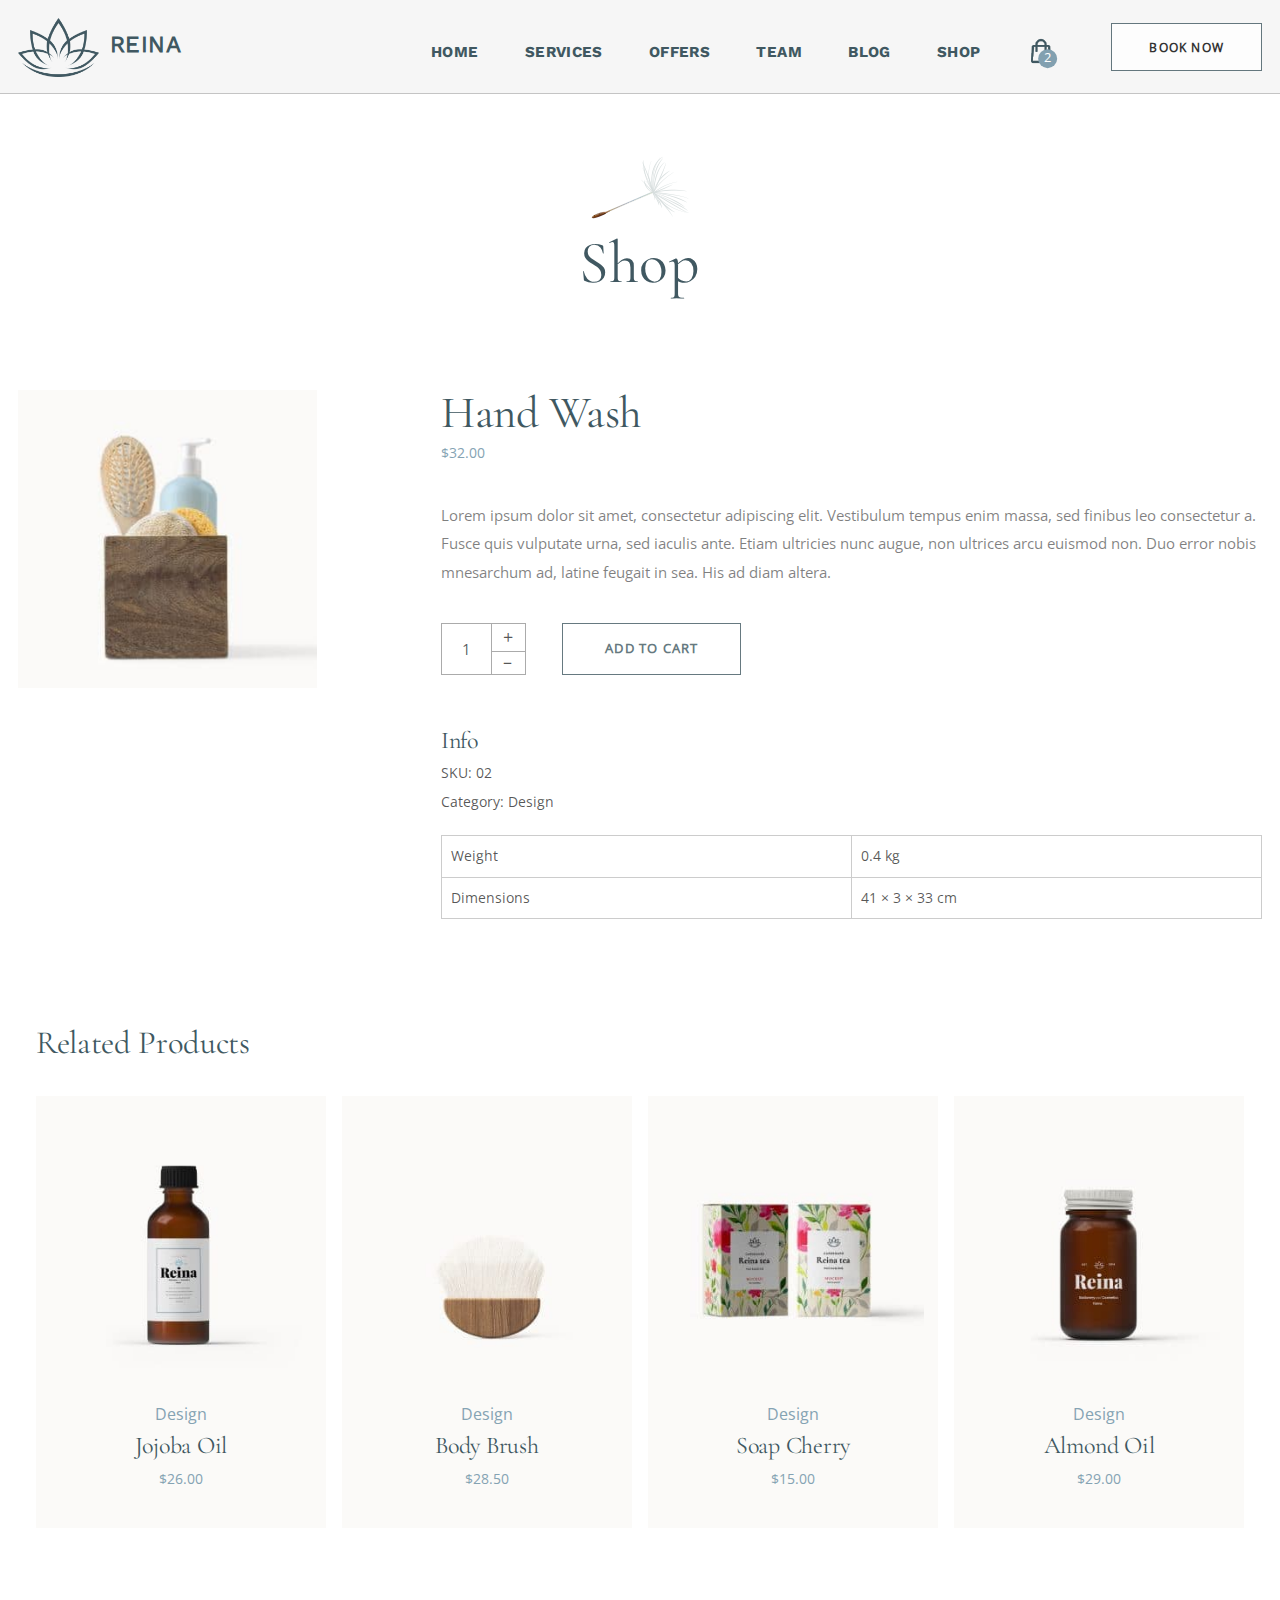
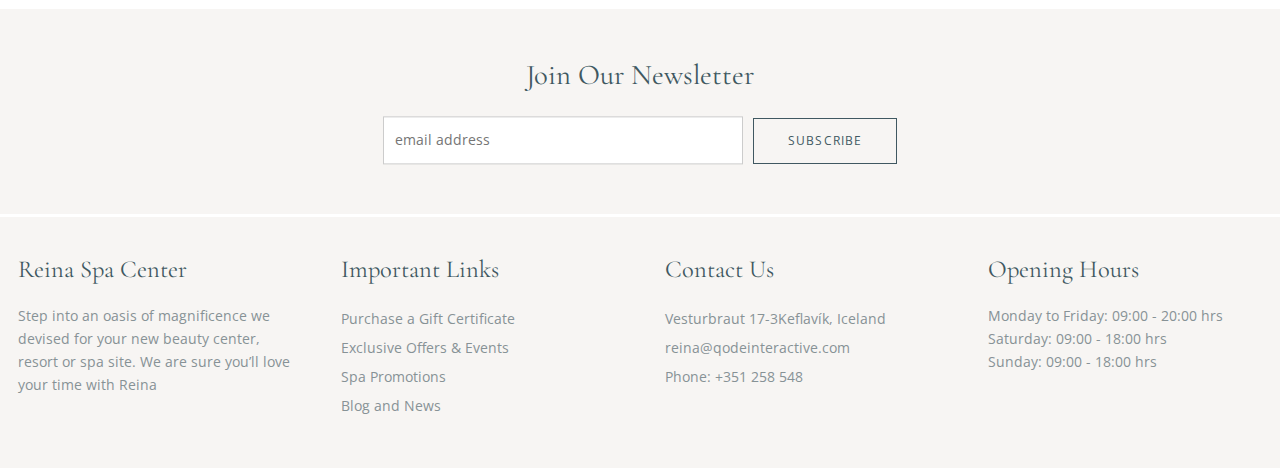
<file: hand-wash.html>
<!DOCTYPE html>
<html lang="en">
<head>
    <meta charset="utf-8">
    <meta name="viewport" content="width=device-width, initial-scale=1">
    <meta name="description" content="">
    <meta http-equiv="X-UA-Compatible" content="IE=edge">
    <title>Beauty and Spa Center - Hand Wash</title>
    <link href="css/main.css" rel="stylesheet">
</head>
<body>

<div class="fix-header">
    <div class="container">
        <div class="header">
            <a href="" class="fix-logo">
                <img src="images/mobile-logo.png" alt="">
                <h1 class="fix-logo__title">REINA</h1>
            </a>
            <nav class="fix-nav">
                <div class="fix-nav__left">
                    <a href="index.html" class="fix-nav__item">Home</a>
                    <a href="services.html" class="fix-nav__item">Services</a>
                    <a href="offers.html" class="fix-nav__item">Offers</a>
                    <a href="team.html" class="fix-nav__item">Team</a>
                    <a href="blog.html" class="fix-nav__item">Blog</a>
                    <a href="shop.html" class="fix-nav__item">Shop</a>
                    <a href="cart.html" class="fix-nav__item">
                        <img src="images/shopping-bag-black.png" alt="">
                        <div class="count__cart">2</div>
                    </a>
                </div>
                <div class="fix-nav__right">
                    <a href="" class="fix-book__link">book now</a>
                </div>
            </nav>
        </div>
    </div>
</div>

<section>
    <div class="container">
        <div class="shop__header">
            <img src="images/h1-blog-list-flower.png" alt="">
            <div class="shop__header_title">Shop</div>
        </div>
        <div class="single">
            <!-- Left Column -->
            <div class="single__image">
                <img src="images/shop/shop-img2-min.jpg" alt="">
            </div>
            <!-- end left column -->
            <!-- Right Column -->
            <div class="single__options">
                <div class="single__options_title">Hand Wash</div>
                <div class="single__options_price">$32.00</div>
                <div class="single__options_text">
                    Lorem ipsum dolor sit amet, consectetur adipiscing elit. Vestibulum tempus enim massa, sed finibus leo consectetur a. Fusce quis vulputate urna, sed iaculis ante. Etiam ultricies nunc augue, non ultrices arcu euismod non. Duo error nobis mnesarchum ad, latine feugait in sea. His ad diam altera.
                </div>
                <div class="single__options_qty">
                    <div class="qty">
                        <div class="qty__number" id="qtyNumber">1</div>
                        <div class="qty__plus" id="qtyPlus">+</div>
                        <div class="qty__minus" id="qtyMinus">–</div>
                    </div>
                    <a href="" class="qty__add_to_cart">ADD&nbsp;TO&nbsp;CART</a>
                </div>
                <div class="info">
                    <div class="info__title">Info</div>
                    <div class="info__sku">SKU: 02</div>
                    <div class="info__category">Category: Design</div>
                    <div class="additional">
                        <table>
                            <tr>
                                <td>Weight</td>
                                <td>0.4 kg</td>
                            </tr>
                            <tr>
                                <td>Dimensions</td>
                                <td>41 × 3 × 33 cm</td>
                            </tr>
                        </table>
                    </div>
                </div>
            </div>
            <!-- end right column -->
        </div>
        <!-- end single -->
        <!-- Related Products -->
        <div class="container">
            <div class="related">
                <div class="related__title">Related Products</div>
                <div class="related__list">
                    <div class="related__item">
                        <div class="related__item_img">
                            <img src="images/shop/shop-img11-min.jpg" alt="">
                        </div>
                        <div class="related__item_category">Design</div>
                        <div class="related__item_title">Jojoba Oil</div>
                        <div class="related__item_price">$26.00</div>
                        <a href="" class="single-link">
                            <div class="related__item_overlay">
                                <a href="" class="add_to_cart">ADD&nbsp;TO&nbsp;CART</a>
                            </div>
                        </a>
                    </div>
                    <div class="related__item">
                        <div class="related__item_img">
                            <img src="images/shop/shop-img4-min.jpg" alt="">
                        </div>
                        <div class="related__item_category">Design</div>
                        <div class="related__item_title">Body Brush</div>
                        <div class="related__item_price">$28.50</div>
                        <a href="" class="single-link">
                            <div class="related__item_overlay">
                                <a href="" class="add_to_cart">ADD&nbsp;TO&nbsp;CART</a>
                            </div>
                        </a>
                    </div>
                    <div class="related__item">
                        <div class="related__item_img">
                            <img src="images/shop/shop-img13-min.jpg" alt="">
                        </div>
                        <div class="related__item_category">Design</div>
                        <div class="related__item_title">Soap Cherry</div>
                        <div class="related__item_price">$15.00</div>
                        <a href="body-milk.html" class="single-link">
                            <div class="related__item_overlay">
                                <a href="" class="add_to_cart">ADD&nbsp;TO&nbsp;CART</a>
                            </div>
                        </a>
                    </div>
                    <div class="related__item">
                        <div class="related__item_img">
                            <img src="images/shop/shop-img12-min.jpg" alt="">
                        </div>
                        <div class="related__item_category">Design</div>
                        <div class="related__item_title">Almond Oil</div>
                        <div class="related__item_price">$29.00</div>
                        <a href="" class="single-link">
                            <div class="related__item_overlay">
                                <a href="" class="add_to_cart">ADD&nbsp;TO&nbsp;CART</a>
                            </div>
                        </a>
                    </div>
                </div>
            </div>
        </div>
        <!-- end related products -->
    </div>
</section>

<footer class="footer">
    <div class="footer__form">
        <div class="footer__form-title">Join Our Newsletter</div>
        <form method="post" action="" name="subscribe">
            <input type="email" placeholder="email address" \>
            <a href="" type="submit" name="submit" class="footer__form-link">subscribe</a>
        </form>
    </div>
    <div class="container">
    <div class="footer__items">
        <div class="footer__item">
            <div class="footer__item-title">Reina Spa Center</div>
            <div class="footer__item-text">Step into an oasis of magnificence we devised for your new beauty center, resort or spa site. We are sure you’ll love your time with Reina</div>
        </div>
        <div class="footer__item">
            <div class="footer__item-title center">Important Links</div>
            <a href="" class="footer__item-link center">Purchase a Gift Certificate</a>
            <a href="" class="footer__item-link center">Exclusive Offers & Events</a>
            <a href="" class="footer__item-link center">Spa Promotions</a>
            <a href="" class="footer__item-link center">Blog and News</a>
        </div>
        <div class="footer__item">
            <div class="footer__item-title center">Contact Us</div>
            <a href="" class="footer__item-link center">Vesturbraut 17-3Keflavík, Iceland</a>
            <a href="mailto:reina@qodeinteractive.com" class="footer__item-link center">reina@qodeinteractive.com</a>
            <a href="tel:351258548" class="footer__item-link center">Phone: +351 258 548</a>
        </div>
        <div class="footer__item">
            <div class="footer__item-title right">Opening Hours</div>
            <div class="footer__item-text right">Monday to Friday: 09:00 - 20:00 hrs<br>Saturday: 09:00 - 18:00 hrs<br>Sunday: 09:00 - 18:00 hrs</div>
        </div>
    </div>
    </div>
</footer>

<script>
    let qtyNumber = document.querySelector("#qtyNumber");
    let qtyPlus = document.querySelector("#qtyPlus");
    let qtyMinus = document.querySelector("#qtyMinus");

    qty = Number(qtyNumber.innerHTML);
    console.log(qty);
    qtyPlus.addEventListener('click', function () {
        qty = qty + 1;
        qtyNumber.innerHTML = qty;
    });

    qtyMinus.addEventListener('click', function () {
        if (qty !== 1) {
            qty = qty - 1;
        }
        qtyNumber.innerHTML = qty;
    });
</script>
</body>
</html>
</file>
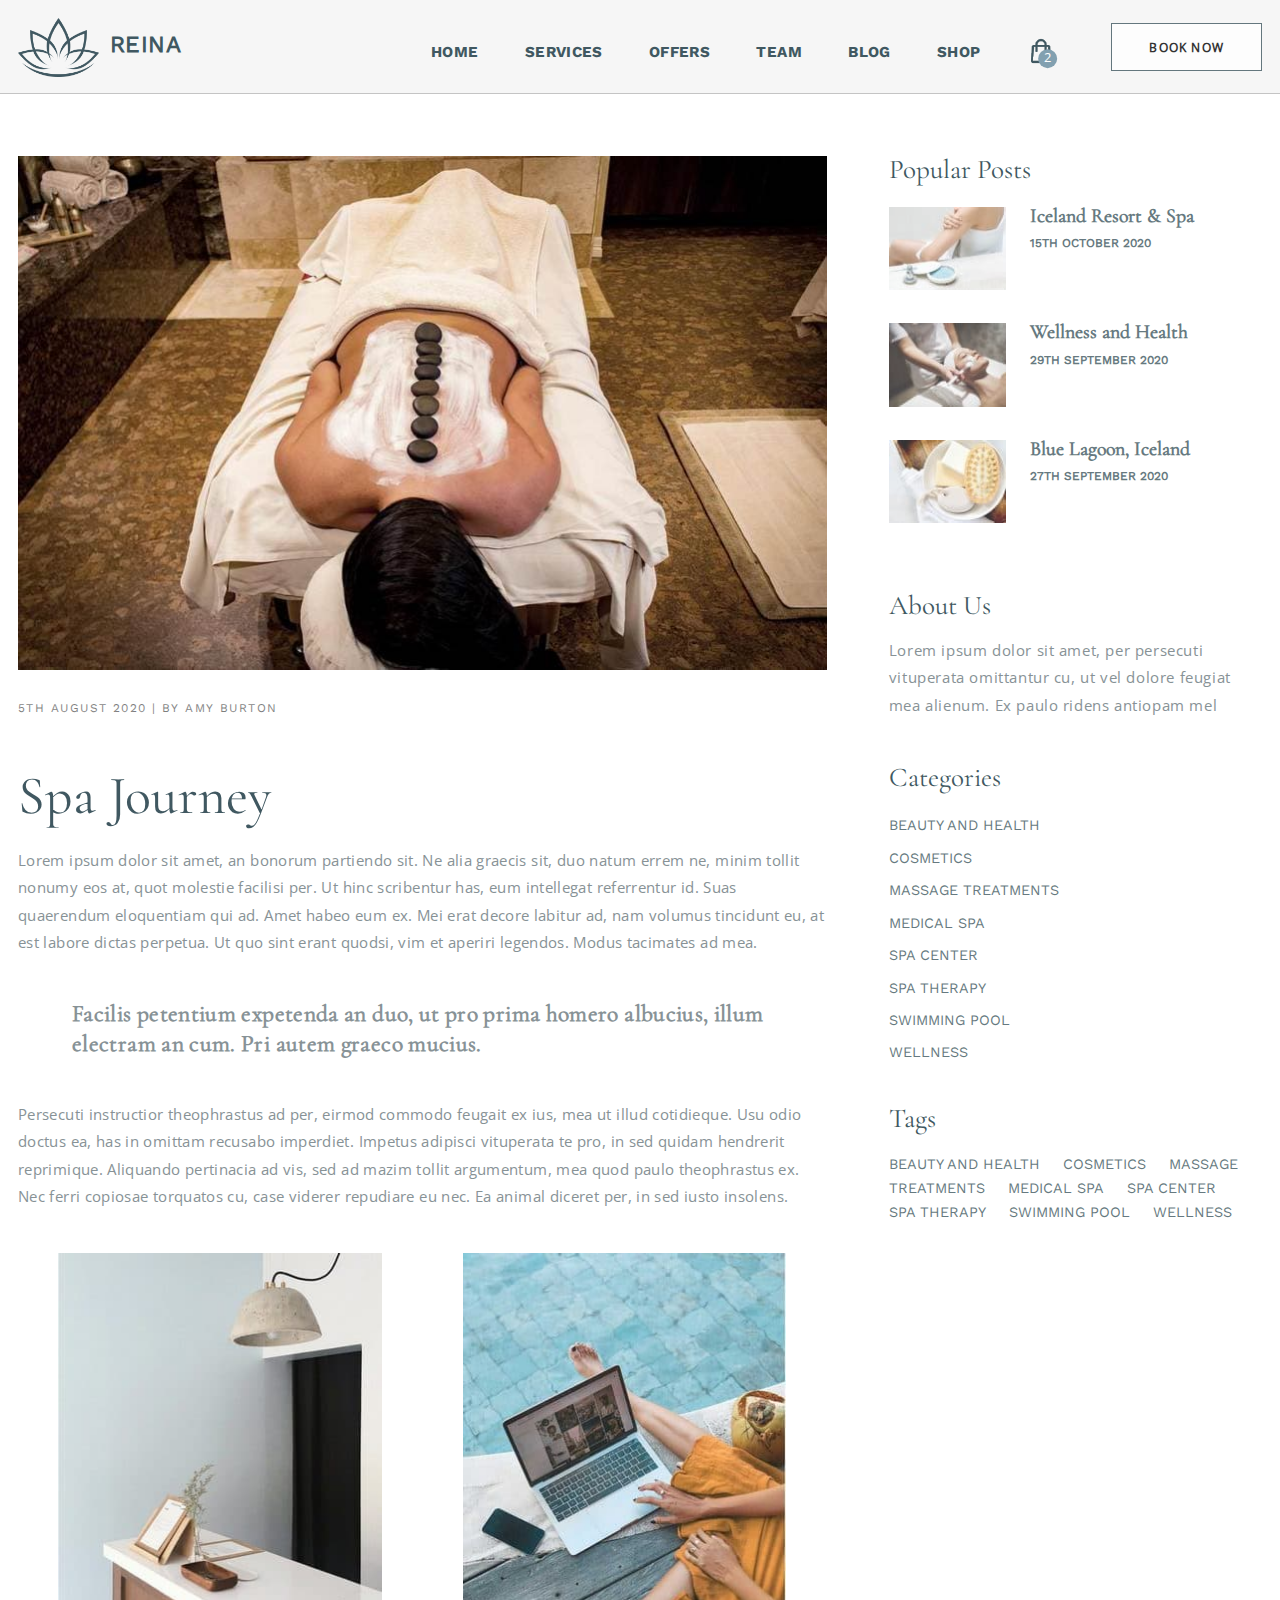
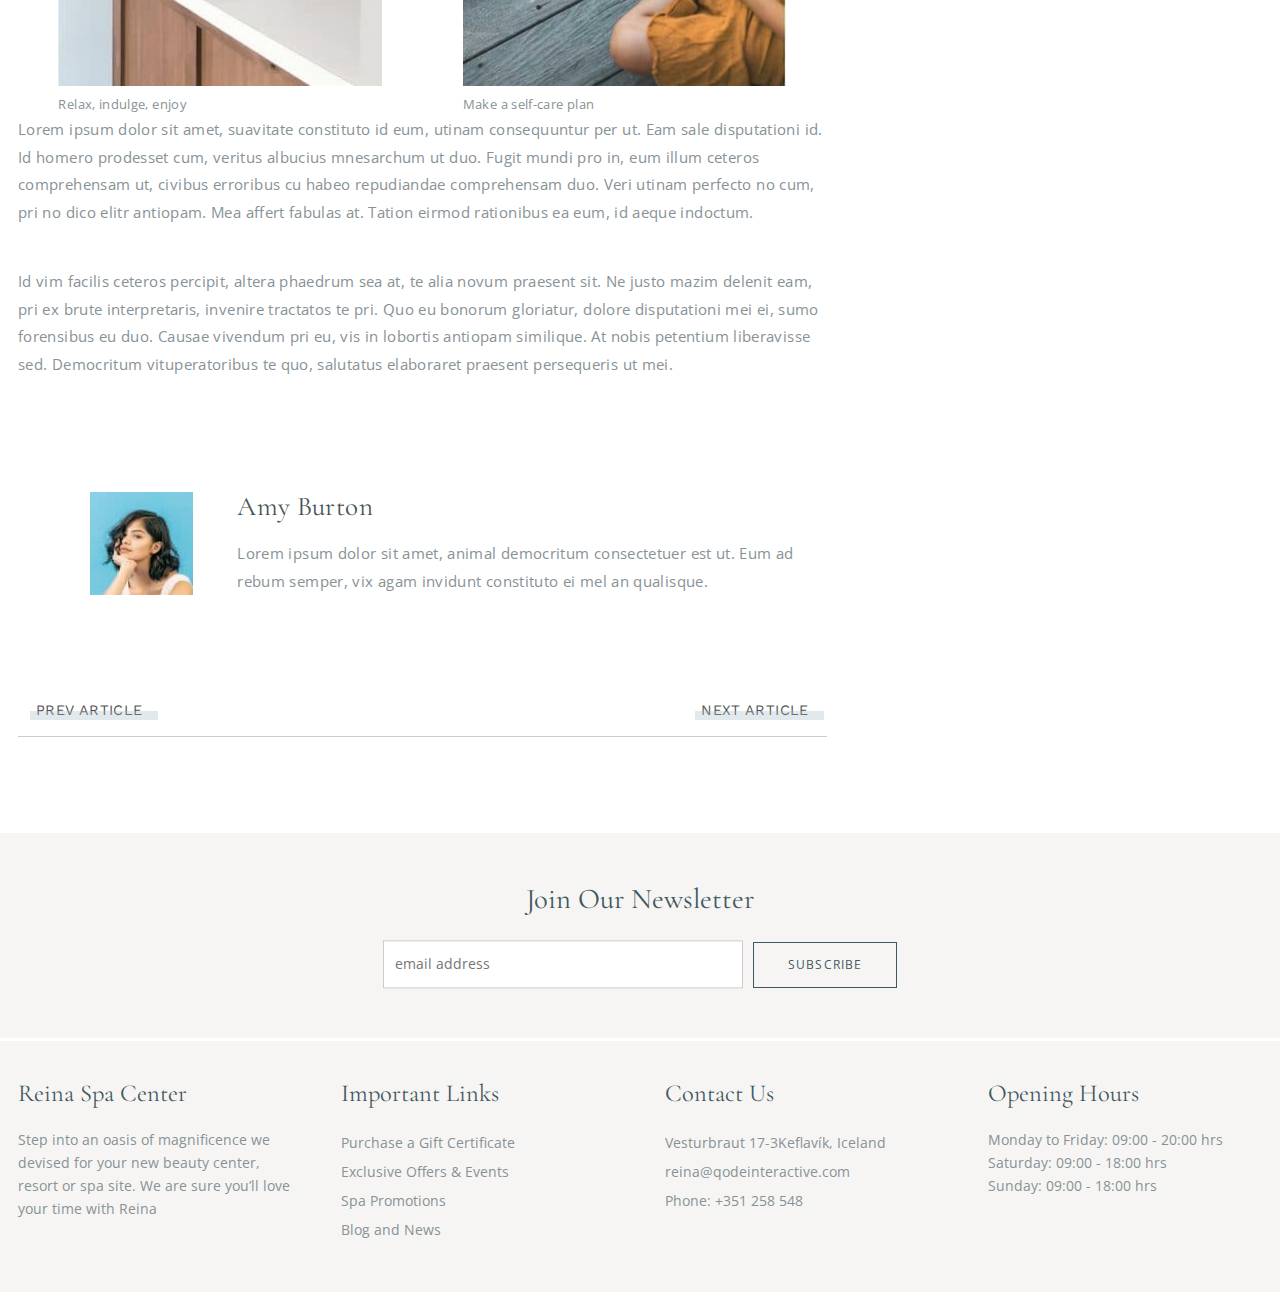
<file: journey.html>
<!DOCTYPE html>
<html lang="en">
<head>
    <meta charset="utf-8">
    <meta name="viewport" content="width=device-width, initial-scale=1">
    <meta name="description" content="">
    <meta http-equiv="X-UA-Compatible" content="IE=edge">
    <title>Beauty and Spa Center</title>
    <link href="css/main.css" rel="stylesheet">
</head>
<body>

<div class="fix-header">
    <div class="container">
        <div class="header">
            <a href="" class="fix-logo">
                <img src="images/mobile-logo.png" alt="">
                <h1 class="fix-logo__title">REINA</h1>
            </a>
            <nav class="fix-nav">
                <div class="fix-nav__left">
                    <a href="index.html" class="fix-nav__item">Home</a>
                    <a href="services.html" class="fix-nav__item">Services</a>
                    <a href="offers.html" class="fix-nav__item">Offers</a>
                    <a href="team.html" class="fix-nav__item">Team</a>
                    <a href="blog.html" class="fix-nav__item">Blog</a>
                    <a href="shop.html" class="fix-nav__item">Shop</a>
                    <a href="cart.html" class="fix-nav__item">
                        <img src="images/shopping-bag-black.png" alt="">
                        <div class="count__cart">2</div>
                    </a>
                </div>
                <div class="fix-nav__right">
                    <a href="" class="fix-book__link">book now</a>
                </div>
            </nav>
        </div>
    </div>
</div>

<section>
    <div class="container">
        <div class="journey">

            <div class="journey__left">
                <img src="images/journey-1-min.jpg" alt="">
                <div class="journey__post_date">
                    5th August 2020 | By Amy Burton
                </div>
                <div class="journey__title">Spa Journey</div>
                <div class="journey__text">
                    Lorem ipsum dolor sit amet, an bonorum partiendo sit. Ne alia graecis sit, duo natum errem ne, minim tollit nonumy eos at, quot molestie facilisi per. Ut hinc scribentur has, eum intellegat referrentur id. Suas quaerendum eloquentiam qui ad. Amet habeo eum ex. Mei erat decore labitur ad, nam volumus tincidunt eu, at est labore dictas perpetua. Ut quo sint erant quodsi, vim et aperiri legendos. Modus tacimates ad mea.
                </div>
                <div class="journey__citation">
                    Facilis petentium expetenda an duo, ut pro prima homero albucius, illum electram an cum. Pri autem graeco mucius.
                </div>
                <div class="journey__text">
                    Persecuti instructior theophrastus ad per, eirmod commodo feugait ex ius, mea ut illud cotidieque. Usu odio doctus ea, has in omittam recusabo imperdiet. Impetus adipisci vituperata te pro, in sed quidam hendrerit reprimique. Aliquando pertinacia ad vis, sed ad mazim tollit argumentum, mea quod paulo theophrastus ex. Nec ferri copiosae torquatos cu, case viderer repudiare eu nec. Ea animal diceret per, in sed iusto insolens.
                </div>
                <div class="journey__post_images">
                    <div class="journey__post_image">
                        <img src="images/journey-2-min.jpg" alt="">
                        <div class="post_image-note">Relax, indulge, enjoy</div>
                    </div>
                    <div class="journey__post_image">
                        <img src="images/journey-3-min.jpg" alt="">
                        <div class="post_image-note">Make a self-care plan</div>
                    </div>
                </div>
                <div class="journey__text">
                    Lorem ipsum dolor sit amet, suavitate constituto id eum, utinam consequuntur per ut. Eam sale disputationi id. Id homero prodesset cum, veritus albucius mnesarchum ut duo. Fugit mundi pro in, eum illum ceteros comprehensam ut, civibus erroribus cu habeo repudiandae comprehensam duo. Veri utinam perfecto no cum, pri no dico elitr antiopam. Mea affert fabulas at. Tation eirmod rationibus ea eum, id aeque indoctum.
                </div>
                <div class="journey__text">
                    Id vim facilis ceteros percipit, altera phaedrum sea at, te alia novum praesent sit. Ne justo mazim delenit eam, pri ex brute interpretaris, invenire tractatos te pri. Quo eu bonorum gloriatur, dolore disputationi mei ei, sumo forensibus eu duo. Causae vivendum pri eu, vis in lobortis antiopam similique. At nobis petentium liberavisse sed. Democritum vituperatoribus te quo, salutatus elaboraret praesent persequeris ut mei.
                </div>

                <div class="journey__author">
                    <div class="journey__author_image">
                        <img src="images/journey-4-min.jpg" alt="">
                    </div>
                    <div class="journey__author_content">
                        <div class="journey__author_name">Amy Burton</div>
                        <div class="juorney__author_text">Lorem ipsum dolor sit amet, animal democritum consectetuer est ut. Eum ad rebum semper, vix agam invidunt constituto ei mel an qualisque.</div>
                    </div>
                </div>

                <div class="journey__navigation">
                    <a href="" class="yoga__post_link journey__link">PREV ARTICLE</a>
                    <a href="" class="yoga__post_link journey__link">NEXT ARTICLE</a>
                </div>
            </div>

            <div class="treatment__side">
                <div class="popular">
                    <div class="popular__title">Popular Posts</div>
                    <div class="popular__list">
                        <a href="" class="popular__item">
                            <div class="popular__item-image">
                                <img src="images/popular1-min.jpg" alt="">
                            </div>
                            <div class="popular__item-text">
                                <div class="popular__item-title">
                                    Iceland Resort & Spa
                                </div>
                                <div class="popular__item-date">
                                    15th October 2020
                                </div>
                            </div>
                        </a>
                        <a href="" class="popular__item">
                            <div class="popular__item-image">
                                <img src="images/popular2-min.jpg" alt="">
                            </div>
                            <div class="popular__item-text">
                                <div class="popular__item-title">
                                    Wellness and Health
                                </div>
                                <div class="popular__item-date">
                                    29th September 2020
                                </div>
                            </div>
                        </a>
                        <a href="" class="popular__item">
                            <div class="popular__item-image">
                                <img src="images/popular3-min.jpg" alt="">
                            </div>
                            <div class="popular__item-text">
                                <div class="popular__item-title">
                                    Blue Lagoon, Iceland
                                </div>
                                <div class="popular__item-date">
                                    27th September 2020
                                </div>
                            </div>
                        </a>
                    </div>
                </div>
                <div class="about">
                    <div class="about__title">About Us</div>
                    <div class="about__text">
                        Lorem ipsum dolor sit amet, per persecuti vituperata omittantur cu, ut vel dolore feugiat mea alienum. Ex paulo ridens antiopam mel
                    </div>
                </div>
                <div class="categories">
                    <div class="categories__title">Categories</div>
                    <div class="category">Beauty and health</div>
                    <div class="category">Cosmetics</div>
                    <div class="category">Massage treatments</div>
                    <div class="category">Medical spa</div>
                    <div class="category">Spa center</div>
                    <div class="category">Spa therapy</div>
                    <div class="category">Swimming pool</div>
                    <div class="category">Wellness</div>
                </div>
                <div class="tags">
                    <div class="tags__title">Tags</div>
                    <span class="tag">Beauty and health</span>
                    <span class="tag">Cosmetics</span>
                    <span class="tag">Massage treatments</span>
                    <span class="tag">Medical spa</span>
                    <span class="tag">Spa center</span>
                    <span class="tag">Spa therapy</span>
                    <span class="tag">Swimming pool</span>
                    <span class="tag">Wellness</span>
                </div>
            </div>

        </div>

</section>



<footer class="footer">
    <div class="footer__form">
        <div class="footer__form-title">Join Our Newsletter</div>
        <form method="post" action="" name="subscribe">
            <input type="email" placeholder="email address" \>
            <a href="" type="submit" name="submit" class="footer__form-link">subscribe</a>
        </form>
    </div>
    <div class="container">
    <div class="footer__items">
        <div class="footer__item">
            <div class="footer__item-title">Reina Spa Center</div>
            <div class="footer__item-text">Step into an oasis of magnificence we devised for your new beauty center, resort or spa site. We are sure you’ll love your time with Reina</div>
        </div>
        <div class="footer__item">
            <div class="footer__item-title center">Important Links</div>
            <a href="" class="footer__item-link center">Purchase a Gift Certificate</a>
            <a href="" class="footer__item-link center">Exclusive Offers & Events</a>
            <a href="" class="footer__item-link center">Spa Promotions</a>
            <a href="" class="footer__item-link center">Blog and News</a>
        </div>
        <div class="footer__item">
            <div class="footer__item-title center">Contact Us</div>
            <a href="" class="footer__item-link center">Vesturbraut 17-3Keflavík, Iceland</a>
            <a href="mailto:reina@qodeinteractive.com" class="footer__item-link center">reina@qodeinteractive.com</a>
            <a href="tel:351258548" class="footer__item-link center">Phone: +351 258 548</a>
        </div>
        <div class="footer__item">
            <div class="footer__item-title right">Opening Hours</div>
            <div class="footer__item-text right">Monday to Friday: 09:00 - 20:00 hrs<br>Saturday: 09:00 - 18:00 hrs<br>Sunday: 09:00 - 18:00 hrs</div>
        </div>
    </div>
    </div>
</footer>

<script  src="js/jquery.js"></script>
<script src="js/slider.js"></script>

</body>
</html>
</file>
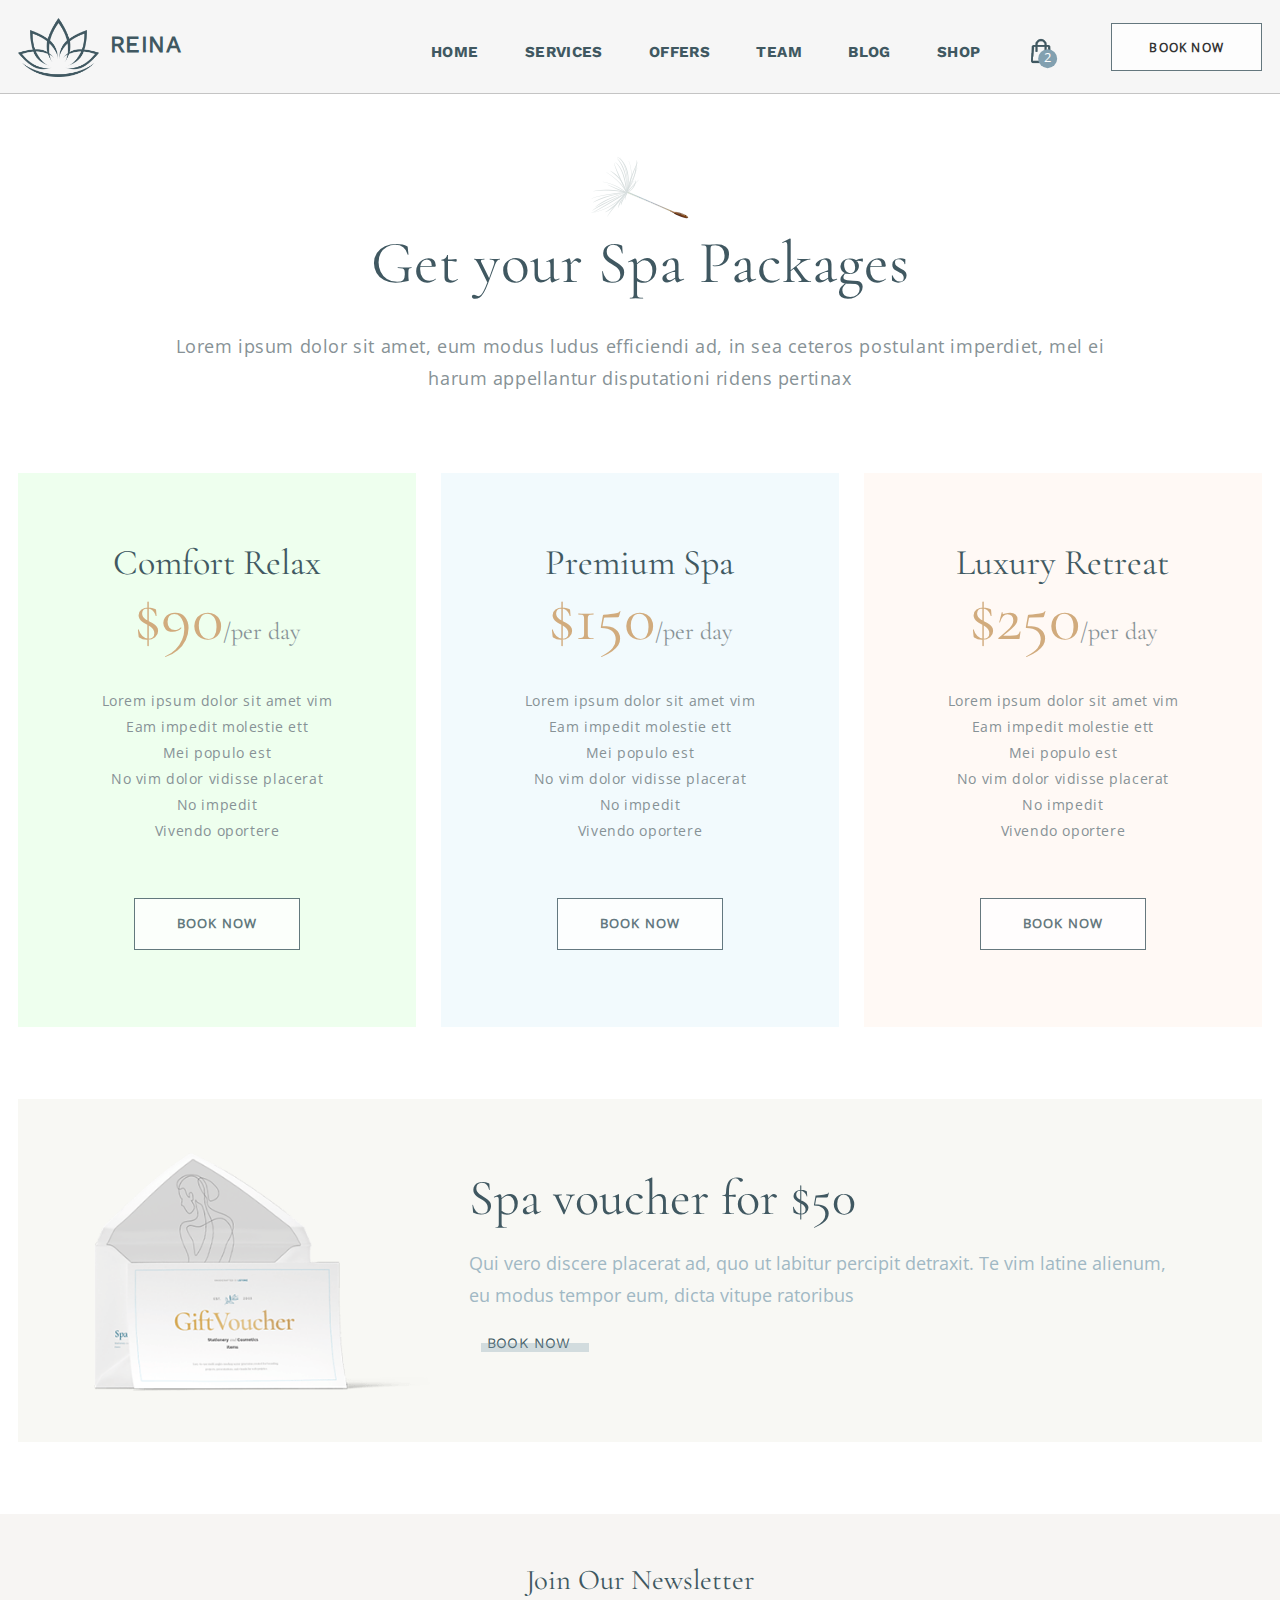
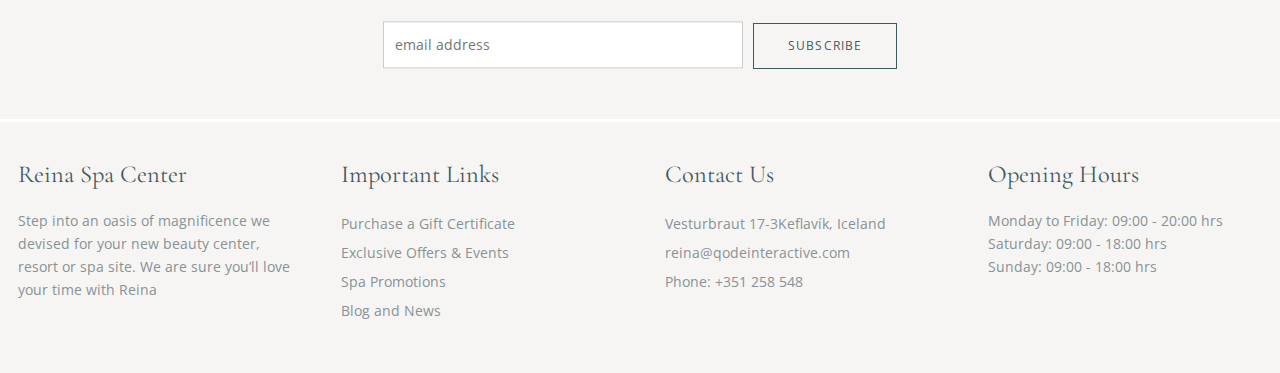
<file: offers.html>
<!DOCTYPE html>
<html lang="en">
<head>
    <meta charset="utf-8">
    <meta name="viewport" content="width=device-width, initial-scale=1">
    <meta name="description" content="">
    <meta http-equiv="X-UA-Compatible" content="IE=edge">
    <title>Beauty and Spa Center</title>
    <link href="css/main.css" rel="stylesheet">
</head>
<body>

<div class="fix-header">
    <div class="container">
        <div class="header">
            <a href="" class="fix-logo">
                <img src="images/mobile-logo.png" alt="">
                <h1 class="fix-logo__title">REINA</h1>
            </a>
            <nav class="fix-nav">
                <div class="fix-nav__left">
                    <a href="index.html" class="fix-nav__item">Home</a>
                    <a href="services.html" class="fix-nav__item">Services</a>
                    <a href="offers.html" class="fix-nav__item">Offers</a>
                    <a href="team.html" class="fix-nav__item">Team</a>
                    <a href="blog.html" class="fix-nav__item">Blog</a>
                    <a href="shop.html" class="fix-nav__item">Shop</a>
                    <a href="cart.html" class="fix-nav__item">
                        <img src="images/shopping-bag-black.png" alt="">
                        <div class="count__cart">2</div>
                    </a>
                </div>
                <div class="fix-nav__right">
                    <a href="" class="fix-book__link">book now</a>
                </div>
            </nav>
        </div>
    </div>
</div>

<section>
    <div class="container">
        <div class="offers">
            <img src="images/h1-blog-list-flower.png" alt="">
            <div class="packages__title">Get your Spa Packages</div>
            <div class="packages__text">
                Lorem ipsum dolor sit amet, eum modus ludus efficiendi ad, in sea ceteros postulant imperdiet, mel ei harum appellantur disputationi ridens pertinax
            </div>
        </div>
        <div class="offers__list">
            <div class="offers__item">
                <div class="offers__item-title">Comfort Relax</div>
                <div class="offers__item-price">$90<span>/per day</span></div>
                <div class="offers__item-text">
                    <p>Lorem ipsum dolor sit amet vim</p>
                    <p>Eam impedit molestie ett</p>
                    <p>Mei populo est</p>
                    <p>No vim dolor vidisse placerat</p>
                    <p>No impedit</p>
                    <p>Vivendo oportere</p>
                </div>
                <a href="" class="offers__item-link">book now</a>
            </div>
            <div class="offers__item">
                <div class="offers__item-title">Premium Spa</div>
                <div class="offers__item-price">$150<span>/per day</span></div>
                <div class="offers__item-text">
                    <p>Lorem ipsum dolor sit amet vim</p>
                    <p>Eam impedit molestie ett</p>
                    <p>Mei populo est</p>
                    <p>No vim dolor vidisse placerat</p>
                    <p>No impedit</p>
                    <p>Vivendo oportere</p>
                </div>
                <a href="" class="offers__item-link">book now</a>
            </div>
            <div class="offers__item">
                <div class="offers__item-title">Luxury Retreat</div>
                <div class="offers__item-price">$250<span>/per day</span></div>
                <div class="offers__item-text">
                    <p>Lorem ipsum dolor sit amet vim</p>
                    <p>Eam impedit molestie ett</p>
                    <p>Mei populo est</p>
                    <p>No vim dolor vidisse placerat</p>
                    <p>No impedit</p>
                    <p>Vivendo oportere</p>
                </div>
                <a href="" class="offers__item-link">book now</a>
            </div>
        </div>
    </div>
</section>

<section>
    <div class="container">
        <div class="voucher">
            <div class="voucher__image">
                <img src="images/offers-min.png" alt="">
            </div>
            <div class="voucher__text">
                <div class="voucher__title">Spa voucher for $50</div>
                <div class="voucher__txt">Qui vero discere placerat ad, quo ut labitur percipit detraxit. Te vim latine alienum, eu modus tempor eum, dicta vitupe ratoribus</div>
                <a href="" class="voucher__link">book now</a>
            </div>
        </div>
    </div>
</section>

<footer class="footer">
    <div class="footer__form">
        <div class="footer__form-title">Join Our Newsletter</div>
        <form method="post" action="" name="subscribe">
            <input type="email" placeholder="email address">
            <a href="" type="submit" name="submit" class="footer__form-link">subscribe</a>
        </form>
    </div>
    <div class="container">
    <div class="footer__items">
        <div class="footer__item">
            <div class="footer__item-title">Reina Spa Center</div>
            <div class="footer__item-text">Step into an oasis of magnificence we devised for your new beauty center, resort or spa site. We are sure you’ll love your time with Reina</div>
        </div>
        <div class="footer__item">
            <div class="footer__item-title center">Important Links</div>
            <a href="" class="footer__item-link center">Purchase a Gift Certificate</a>
            <a href="" class="footer__item-link center">Exclusive Offers & Events</a>
            <a href="" class="footer__item-link center">Spa Promotions</a>
            <a href="" class="footer__item-link center">Blog and News</a>
        </div>
        <div class="footer__item">
            <div class="footer__item-title center">Contact Us</div>
            <a href="" class="footer__item-link center">Vesturbraut 17-3Keflavík, Iceland</a>
            <a href="mailto:reina@qodeinteractive.com" class="footer__item-link center">reina@qodeinteractive.com</a>
            <a href="tel:351258548" class="footer__item-link center">Phone: +351 258 548</a>
        </div>
        <div class="footer__item">
            <div class="footer__item-title right">Opening Hours</div>
            <div class="footer__item-text right">Monday to Friday: 09:00 - 20:00 hrs<br>Saturday: 09:00 - 18:00 hrs<br>Sunday: 09:00 - 18:00 hrs</div>
        </div>
    </div>
    </div>
</footer>

<script  src="js/jquery.js"></script>
<script src="js/slider.js"></script>

</body>
</html>
</file>
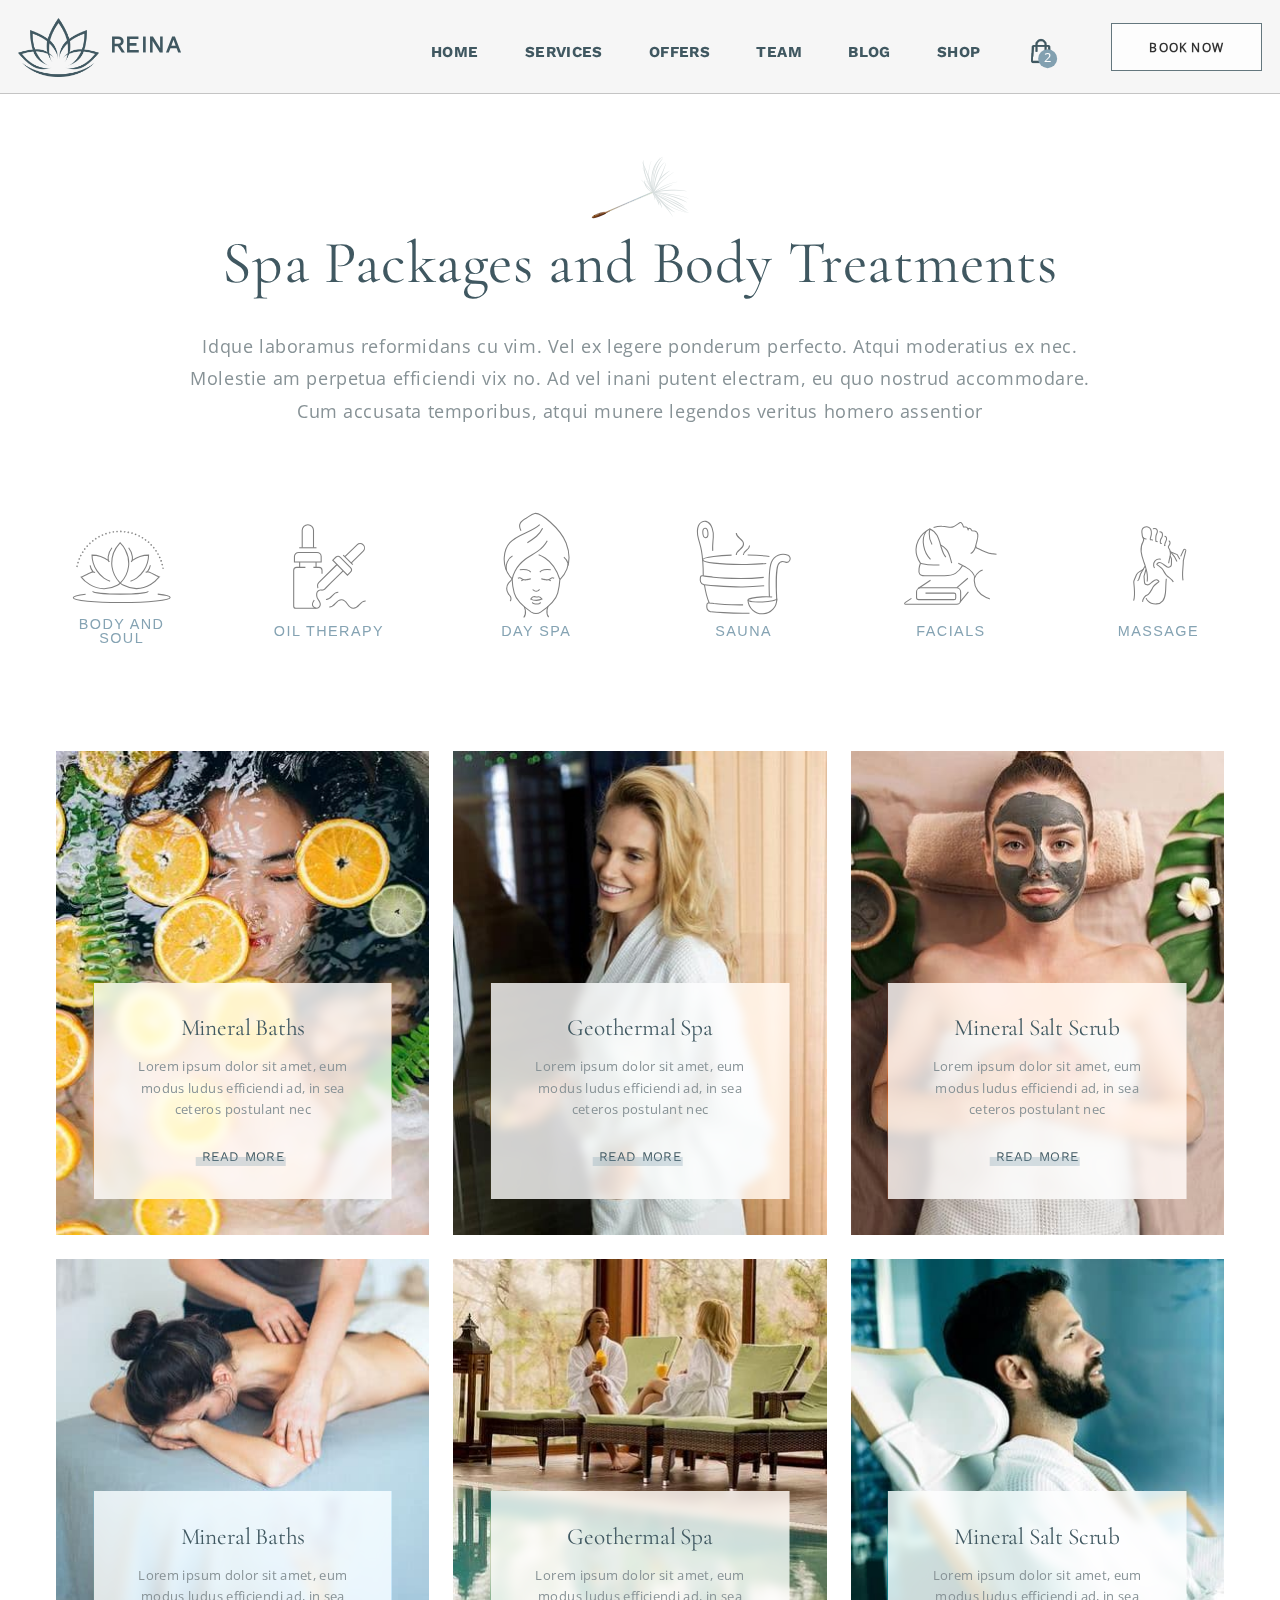
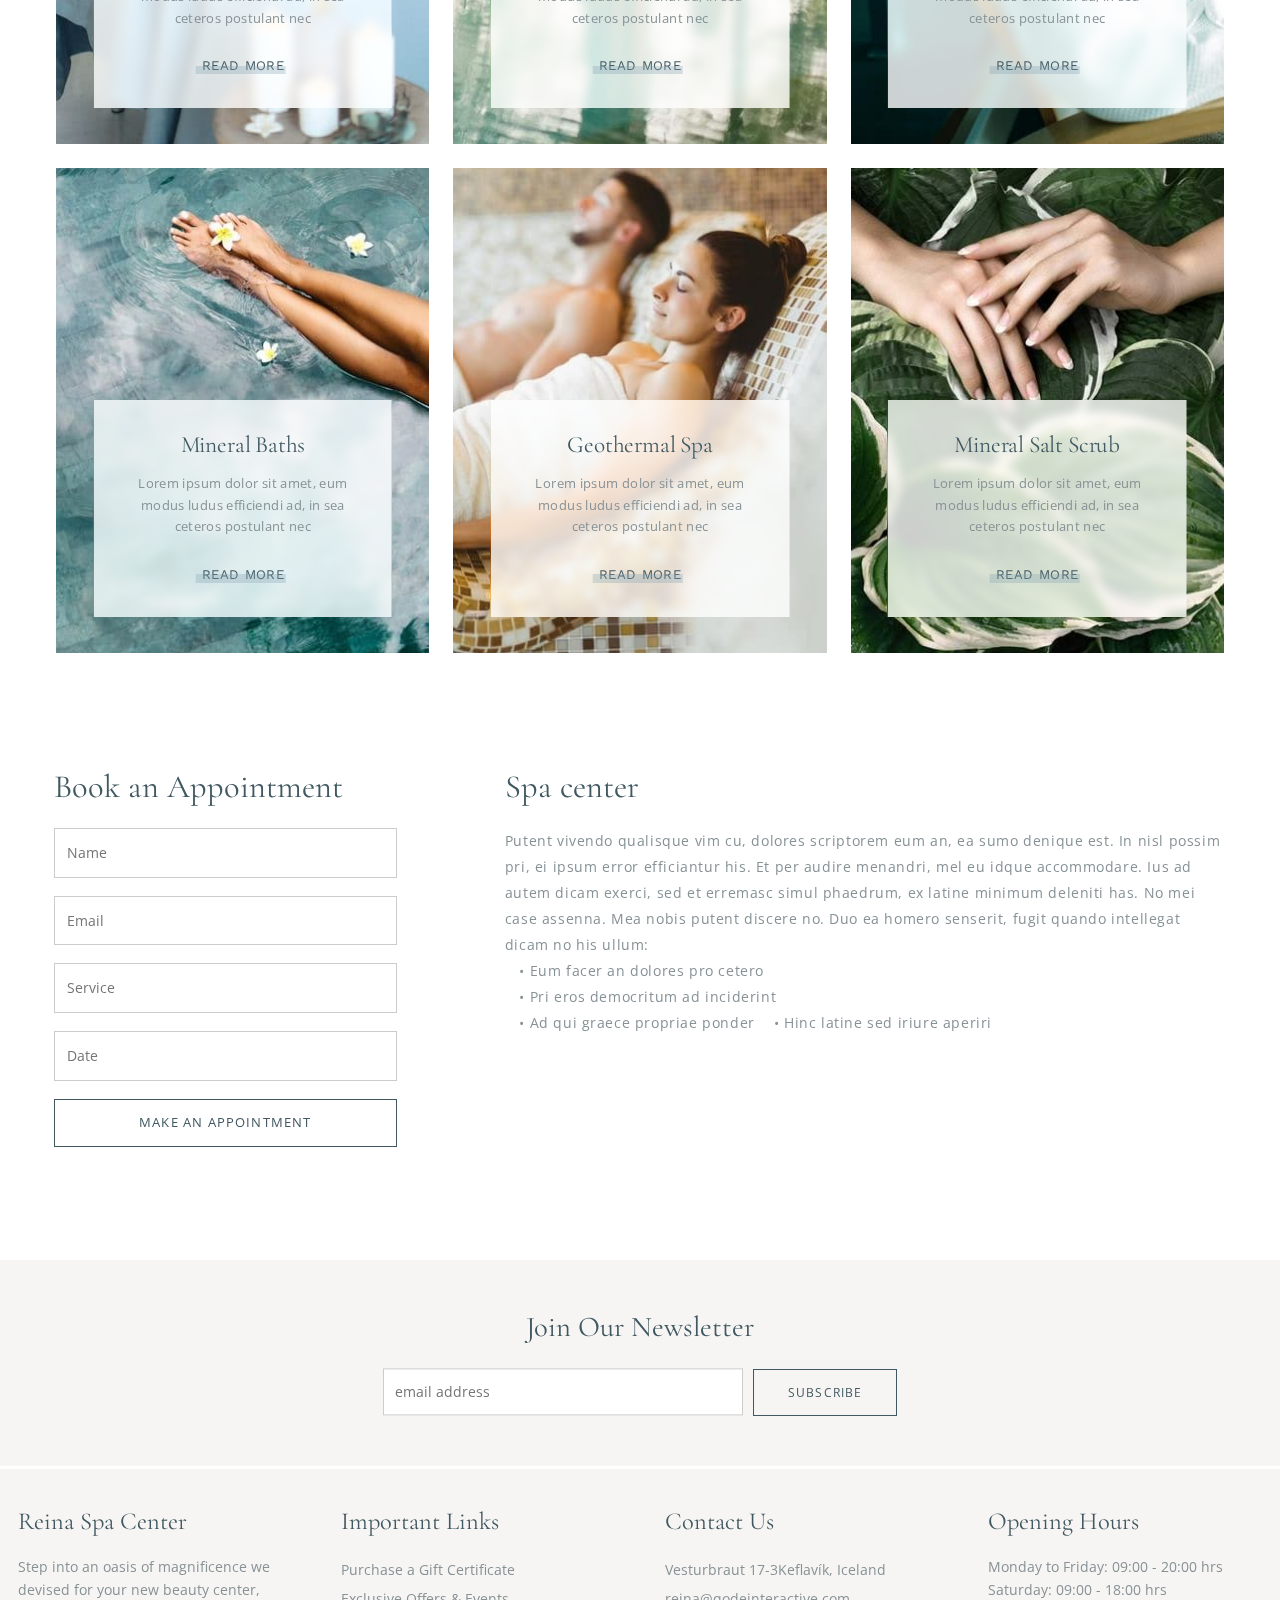
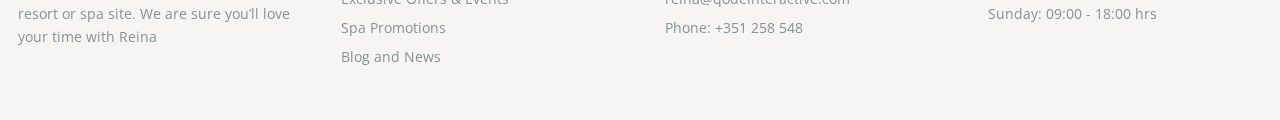
<file: services.html>
<!DOCTYPE html>
<html lang="en">
<head>
    <meta charset="utf-8">
    <meta name="viewport" content="width=device-width, initial-scale=1">
    <meta name="description" content="">
    <meta http-equiv="X-UA-Compatible" content="IE=edge">
    <title>Beauty and Spa Center</title>
    <link href="css/main.css" rel="stylesheet">
</head>
<body>

<div class="fix-header">
    <div class="container">
        <div class="header">
            <a href="" class="fix-logo">
                <img src="images/mobile-logo.png" alt="">
                <h1 class="fix-logo__title">REINA</h1>
            </a>
            <nav class="fix-nav">
                <div class="fix-nav__left">
                    <a href="index.html" class="fix-nav__item">Home</a>
                    <a href="services.html" class="fix-nav__item">Services</a>
                    <a href="offers.html" class="fix-nav__item">Offers</a>
                    <a href="team.html" class="fix-nav__item">Team</a>
                    <a href="blog.html" class="fix-nav__item">Blog</a>
                    <a href="shop.html" class="fix-nav__item">Shop</a>
                    <a href="cart.html" class="fix-nav__item">
                        <img src="images/shopping-bag-black.png" alt="">
                        <div class="count__cart">2</div>
                    </a>
                </div>
                <div class="fix-nav__right">
                    <a href="" class="fix-book__link">book now</a>
                </div>
            </nav>
        </div>
    </div>
</div>

<section>
    <div class="container">
        <div class="packages">
            <img src="images/h1-blog-list-flower.png" alt="">
            <div class="packages__title">Spa Packages and Body Treatments</div>
            <div class="packages__text">
                Idque laboramus reformidans cu vim. Vel ex legere ponderum perfecto. Atqui moderatius ex nec. Molestie am perpetua efficiendi vix no. Ad vel inani putent electram, eu quo nostrud accommodare. Cum accusata temporibus, atqui munere legendos veritus homero assentior
            </div>
        </div>
        <div class="packages__list">
            <a href="" class="packages__list-item">
                <div class="packages__list-image">
                    <svg xmlns="http://www.w3.org/2000/svg" xmlns:xlink="http://www.w3.org/1999/xlink" x="0px" y="0px" viewBox="0 0 93.2 100.2" xml:space="preserve">
<g>
<path d="M35.8,71.7L35.8,71.7c-1.9-0.7-3.9-1.7-5.8-3c-2.8-2-4.9-4.4-6.5-6.8
		c-4.3-6.6-4.7-13.6-4.7-14.8c1.3,0,8.8,0.3,15.5,5.2c0,0-1.9-5.6,3.2-12.2"></path>
<path d="M45.3,73.4L45.3,73.4L45.3,73.4c-0.8,0.8-1.7,1.4-2.7,1.9c-2.8,1.5-7,3.3-12.3,3.3
		c-5.4,0.1-10-1.7-13.5-3.8c-4.7-2.9-7.6-6.4-8.1-7.1c0.6-0.1,6.7-3.5,9.1-4.4c0.5-0.2,1.2-0.4,2-0.5c0,0-2.4-3-2.8-6.1"></path>
</g>
<path d="M53.3,55c0,1.1-0.1,2.1-0.3,3.2c-1,7.4-5,12.3-7.1,14.4v0l-0.6,0.6l-0.6-0.6v0c-2.1-2.2-6-7.1-7.1-14.4
	c-0.2-1.1-0.2-2.2-0.3-3.2c-0.1-10.3,6.1-17.5,7.2-18.7l0.7-0.8l0.7,0.8C47.2,37.5,53.4,44.7,53.3,55z"></path>
<path d="M54.9,71.7L54.9,71.7c1.9-0.7,3.9-1.7,5.8-3c2.8-2,4.9-4.4,6.5-6.8c4.3-6.6,4.7-13.6,4.7-14.8
	c-1.3,0-8.8,0.3-15.5,5.2c0,0,1.9-5.6-3.2-12.2"></path>
<path d="M73.6,56.6c-0.5,3.1-2.8,6.1-2.8,6.1c0.8,0.1,1.5,0.3,2,0.5c2.4,1,8.5,4.4,9.1,4.4
	c-0.6,0.7-3.4,4.3-8.1,7.1c-3.5,2.1-8,3.9-13.5,3.8c-5.3-0.1-9.5-1.8-12.3-3.3c-1-0.5-2.7-1.9-2.7-1.9"></path>
<g>
<ellipse transform="matrix(0.2071 -0.9783 0.9783 0.2071 -52.5052 50.2355)" cx="4.7" cy="57.5" rx="0.3" ry="0.3"></ellipse>
<ellipse transform="matrix(0.3014 -0.9535 0.9535 0.3014 -47.6041 43.1242)" cx="5.6" cy="54.1" rx="0.3" ry="0.3"></ellipse>
<ellipse transform="matrix(0.3922 -0.9199 0.9199 0.3922 -42.4816 37.0715)" cx="6.8" cy="50.7" rx="0.3" ry="0.3"></ellipse>
<path d="M8.4,47.2c0.1,0.1,0.2,0.2,0.1,0.4c-0.1,0.1-0.3,0.2-0.4,0.1C8,47.6,7.9,47.4,8,47.3
		C8.1,47.2,8.3,47.1,8.4,47.2z"></path>
<path d="M10.2,44.1c0.1,0.1,0.2,0.3,0.1,0.4c-0.1,0.1-0.3,0.2-0.4,0.1c-0.1-0.1-0.2-0.3-0.1-0.4
		C9.9,44,10,44,10.2,44.1z"></path>
<path d="M12.2,41.1c0.1,0.1,0.1,0.3,0,0.4c-0.1,0.1-0.3,0.2-0.4,0.1c-0.1-0.1-0.2-0.3-0.1-0.4
		C11.9,41,12.1,41,12.2,41.1z"></path>
<path d="M14.5,38.4c0.1,0.1,0.1,0.3,0,0.4c-0.1,0.1-0.3,0.1-0.4,0c-0.1-0.1-0.1-0.3,0-0.4
		C14.2,38.3,14.3,38.3,14.5,38.4z"></path>
<path d="M17,35.8c0.1,0.1,0.1,0.3,0,0.4c-0.1,0.1-0.3,0.1-0.4,0c-0.1-0.1-0.1-0.3,0-0.4C16.7,35.7,16.9,35.7,17,35.8z"></path>
<path d="M19.7,33.5c0.1,0.1,0.1,0.3,0,0.4c-0.1,0.1-0.3,0.1-0.4,0c-0.1-0.1-0.1-0.3,0-0.4
		C19.4,33.4,19.6,33.4,19.7,33.5z"></path>
<ellipse transform="matrix(0.8293 -0.5588 0.5588 0.8293 -13.8581 17.8811)" cx="22.3" cy="31.6" rx="0.3" ry="0.3"></ellipse>
<ellipse transform="matrix(0.88 -0.4749 0.4749 0.88 -11.1031 15.6307)" cx="25.4" cy="29.8" rx="0.3" ry="0.3"></ellipse>
<ellipse transform="matrix(0.9229 -0.385 0.385 0.9229 -8.6659 13.1803)" cx="28.6" cy="28.2" rx="0.3" ry="0.3"></ellipse>
<path d="M32.2,26.9c0,0.2,0,0.3-0.2,0.4c-0.2,0-0.3,0-0.4-0.2c-0.1-0.2,0-0.3,0.2-0.4C32,26.6,32.1,26.7,32.2,26.9z"></path>
<path d="M35.6,25.9c0,0.2-0.1,0.3-0.2,0.3c-0.2,0-0.3-0.1-0.3-0.2c0-0.2,0.1-0.3,0.2-0.3S35.6,25.7,35.6,25.9z"></path>
<path d="M39.1,25.2c0,0.2-0.1,0.3-0.2,0.3c-0.2,0-0.3-0.1-0.3-0.2c0-0.2,0.1-0.3,0.2-0.3
		C38.9,24.9,39.1,25.1,39.1,25.2z"></path>
<path d="M42.6,24.9c0,0.2-0.1,0.3-0.3,0.3c-0.2,0-0.3-0.1-0.3-0.3c0-0.2,0.1-0.3,0.3-0.3S42.6,24.7,42.6,24.9z"></path>
<ellipse transform="matrix(9.842177e-03 -1 1 9.842177e-03 20.5839 70.4837)" cx="45.9" cy="24.8" rx="0.3" ry="0.3"></ellipse>
<ellipse transform="matrix(0.1108 -0.9938 0.9938 0.1108 19.0185 71.429)" cx="49.4" cy="25.1" rx="0.3" ry="0.3"></ellipse>
<ellipse transform="matrix(0.2094 -0.9778 0.9778 0.2094 16.7898 72.0225)" cx="52.9" cy="25.6" rx="0.3" ry="0.3"></ellipse>
<path d="M56.7,26.6c0,0.2-0.2,0.2-0.4,0.2c-0.2,0-0.2-0.2-0.2-0.4c0-0.2,0.2-0.2,0.4-0.2
		C56.6,26.2,56.7,26.4,56.7,26.6z"></path>
<path d="M60,27.7c-0.1,0.1-0.2,0.2-0.4,0.2c-0.1-0.1-0.2-0.2-0.2-0.4c0.1-0.1,0.2-0.2,0.4-0.2
		C60,27.4,60.1,27.6,60,27.7z"></path>
<path d="M63.3,29.2c-0.1,0.1-0.2,0.2-0.4,0.1c-0.1-0.1-0.2-0.2-0.1-0.4c0.1-0.1,0.2-0.2,0.4-0.1
		C63.3,28.8,63.3,29,63.3,29.2z"></path>
<path d="M66.4,30.9C66.3,31,66.1,31.1,66,31c-0.1-0.1-0.2-0.2-0.1-0.4c0.1-0.1,0.3-0.2,0.4-0.1
		C66.4,30.6,66.5,30.8,66.4,30.9z"></path>
<path d="M69.3,32.9C69.2,33,69,33.1,68.9,33c-0.1-0.1-0.2-0.3-0.1-0.4c0.1-0.1,0.3-0.2,0.4-0.1
		C69.4,32.6,69.4,32.8,69.3,32.9z"></path>
<ellipse transform="matrix(0.6402 -0.7682 0.7682 0.6402 -1.0184 67.7802)" cx="71.9" cy="35" rx="0.3" ry="0.3"></ellipse>
<ellipse transform="matrix(0.7107 -0.7035 0.7035 0.7107 -4.8079 63.1916)" cx="74.4" cy="37.4" rx="0.3" ry="0.3"></ellipse>
<ellipse transform="matrix(0.7749 -0.6321 0.6321 0.7749 -8.0727 57.5664)" cx="76.8" cy="40.1" rx="0.3" ry="0.3"></ellipse>
<ellipse transform="matrix(0.8325 -0.5541 0.5541 0.8325 -10.5978 50.918)" cx="78.9" cy="43" rx="0.3" ry="0.3"></ellipse>
<path d="M80.9,46.3c-0.1,0.1-0.3,0-0.4-0.1c-0.1-0.1,0-0.3,0.1-0.4c0.1-0.1,0.3,0,0.4,0.1C81.1,46,81,46.2,80.9,46.3z"></path>
<path d="M82.5,49.5c-0.1,0.1-0.3,0-0.4-0.1c-0.1-0.1,0-0.3,0.2-0.4c0.1-0.1,0.3,0,0.4,0.1
		C82.7,49.2,82.6,49.4,82.5,49.5z"></path>
<path d="M83.8,52.8c-0.2,0.1-0.3,0-0.4-0.2c0-0.2,0-0.3,0.2-0.4c0.1-0.1,0.3,0,0.4,0.2C84,52.6,83.9,52.8,83.8,52.8z"></path>
<path d="M84.8,56.2c-0.2,0-0.3-0.1-0.4-0.2c0-0.2,0-0.3,0.2-0.3c0.2,0,0.3,0.1,0.4,0.2C85.1,56,85,56.2,84.8,56.2z"></path>
<path d="M85.5,59.7c-0.2,0-0.3-0.1-0.3-0.2c0-0.2,0.1-0.3,0.2-0.3c0.2,0,0.3,0.1,0.3,0.2
		C85.7,59.6,85.6,59.7,85.5,59.7z"></path>
</g>
<path d="M71.6,81c0,1.5-11.7,2.7-26.1,2.7c-14.4,0-26.1-1.2-26.1-2.7"></path>
<path d="M80.5,83.7c7.3,0.8,11.7,1.9,11.7,3.1c0,2.6-20.4,4.7-45.5,4.8c-25.1,0.1-45.5-2-45.5-4.6
	c0-1.2,4.4-2.3,11.6-3.2"></path>
<line x1="19.9" y1="62.8" x2="21.7" y2="63.5"></line>
<line x1="34.2" y1="52.3" x2="35" y2="53.4"></line>
<line x1="56.4" y1="52.3" x2="55.6" y2="53.4"></line>
<line x1="70.8" y1="62.8" x2="69.1" y2="63.1"></line>
</svg>
                </div>
                <div class="packages__list-text">body and soul</div>
            </a>
            <a href="" class="packages__list-item">
                <div class="packages__list-image">
                    <svg xmlns="http://www.w3.org/2000/svg" xmlns:xlink="http://www.w3.org/1999/xlink" x="0px" y="0px" viewBox="0 0 93.2 100.2" xml:space="preserve">
<g>
<g>
<path d="M35,90.4H15.7c-1,0-1.9-0.8-1.9-1.9V54.8c0-1.5,1.2-2.8,2.8-2.8h8.2"></path>
<path d="M32.3,52h5.3c1.5,0,2.8,1.2,2.8,2.8v3.1"></path>
<g>
<line x1="19.4" y1="47" x2="19.4" y2="52"></line>
<line x1="34.8" y1="47" x2="34.8" y2="52"></line>
</g>
<path d="M21.8,33.6V17.2c0-2.9,2.4-5.3,5.3-5.3l0,0c2.9,0,5.3,2.4,5.3,5.3v16.4"></path>
<path d="M18.4,38h17.3c2.2,0,3.9,1.7,3.9,3.9v5H14.5v-5C14.5,39.8,16.3,38,18.4,38z"></path>
<line x1="19" y1="33.6" x2="35.2" y2="33.6"></line>
</g>
<g>
<g>
<path d="M47.2,89.2c5.6,0.3,6-7.1,11.6-6.8c5.6,0.3,5.2,7.7,10.9,8c5.6,0.3,6-7.1,11.7-6.8"></path>
<path d="M44.1,82.1c5.6,0.3,6-7.1,11.6-6.8"></path>
</g>
<g>
<g>
<path d="M54.5,49.3l-17.2,17c-0.8,0.8-1.2,1.8-1.1,2.9l0,0c0,0.2,0,0.4,0.1,0.6
					c0,0,0.4,1.3-0.1,1.8"></path>
</g>
<g>
<path d="M33.1,82.6c-0.9,1.4-1.7,2.8-1.7,3.9c-0.1,2.1,1.6,3.8,3.6,3.8c2.1,0.1,3.8-1.6,3.8-3.6
					c0-0.9-0.4-1.8-0.8-2.6c-0.8-1.6-2.4-3.2-2.5-5c0-0.2-0.1-0.5-0.1-0.7c0-0.5,0-1.1,0-1.6c0.1-0.4,0.2-1.1,0.5-1.7
					c0.1-0.2,0.4-0.8,1.1-1.2c0.5-0.3,1-0.6,1.6-0.6c0.8-0.1,1.6,0.2,2.4,0c0.7-0.1,1.4-0.5,2-1c5.7-5.7,11.4-11.3,17.2-17"></path>
</g>
<path d="M61.9,42l11.4-11.1c1.6-1.6,4.2-1.6,5.8,0l0,0c1.6,1.6,1.6,4.2,0,5.8L67.7,47.9"></path>
<path d="M57.6,42.6l9.5,9.6c1.2,1.2,1.2,3.1,0,4.3l-2.8,2.8L50.5,45.3l2.8-2.8C54.5,41.4,56.4,41.4,57.6,42.6z"></path>
<line x1="60.3" y1="40.4" x2="69.3" y2="49.4"></line>
</g>
</g>
</g>
</svg>
                </div>
                <div class="packages__list-text">oil therapy</div>
            </a>
            <a href="" class="packages__list-item">
                <div class="packages__list-image">
                    <svg xmlns="http://www.w3.org/2000/svg" xmlns:xlink="http://www.w3.org/1999/xlink" x="0px" y="0px" viewBox="0 0 93.2 100.2" xml:space="preserve">
<g>
<path d="M18.4,54.8c-0.3-1.1-0.8-4.2,0.6-7.7c1.4-3.5,4-5.3,5-5.9"></path>
<path d="M51.6,81.8c-1.1,0.5-2.9,1.1-5.2,1.2c-2.3,0-4.2-0.6-5.3-1.2c0.3-0.4,0.6-0.8,0.9-1.2
		c0.4-0.5,0.9-0.9,1.4-1c0.1,0,0.3-0.1,0.6-0.1c1.2-0.1,1.4,0.4,2.4,0.4c0.9,0,1.2-0.4,2.3-0.3c0.3,0,0.5,0.1,0.7,0.2
		c0.5,0.2,0.9,0.5,1.2,0.9C51,81,51.3,81.4,51.6,81.8z"></path>
<path d="M42.4,85l1.3,1c0.4,0.2,0.9,0.4,1.4,0.4c0.1,0,0.2,0,0.3,0h2c0.2,0,0.4,0,0.6,0
		c0.5-0.1,0.9-0.2,1.3-0.5l1.1-0.9"></path>
<path d="M49.4,72.7c-0.1,0.3-0.3,0.4-1.3,1.1c-1,0.7-2.8,0.7-3.8,0c-1-0.7-1.3-0.8-1.3-1.1"></path>
<g>
<path d="M29,62.3c0.2-0.1,0.7-0.5,1.5-0.5c0.9,0,1.5,0.4,1.6,0.5c0.5,0.5,1.4,1.1,2.6,1.3
			c0.9,0.2,1.7,0.1,2.1,0.1c0.5,0,0.8-0.1,2.7-0.6c0.6-0.2,1.2-0.3,1.6-0.4"></path>
<path d="M32.3,64.8c0.4-1,1.6-1.2,1.9-1.3"></path>
</g>
<g>
<path d="M63.1,62.3c-0.2-0.1-0.7-0.5-1.5-0.5c-0.9,0-1.5,0.4-1.6,0.5c-0.5,0.5-1.4,1.1-2.6,1.3
			c-0.9,0.2-1.7,0.1-2.1,0.1c-0.5,0-0.8-0.1-2.7-0.6c-0.6-0.2-1.2-0.3-1.6-0.4"></path>
<path d="M57.9,63.5c0.3,0.1,1.5,0.3,1.9,1.3"></path>
</g>
<path d="M21.8,83.7c0.8-1.3,0.9-2.9,0.2-4.3c-0.5-0.9-1.3-1.7-1.9-2.5c-2.2-2.9-2.1-7.3,0.1-10.1
		c1-1.4,2.5-2.4,3.4-3.9"></path>
<path d="M68.4,63.5c-0.2,4.7-1,8.6-2,12.6c-1.9,7.1-10.5,14.1-16,17.9c-1.4,1-2.9,1.4-4.5,1.4h0.2
		c-1.6,0-3.1-0.5-4.5-1.4c-5.4-3.8-14.1-10.8-16-17.9c-1.1-4-1.9-8.5-2-13.2c-1.5-1.6-8.1-9.3-7.4-20.2c0.3-4.9,1.9-10.2,5.3-13.9
		c7.6-8.4,19.9-9.4,28-17"></path>
<path d="M41.1,56.4c0,0-1.2-1.6-4-2.1c-2.8-0.5-6.3,0-6.3,0"></path>
<path d="M49.6,56.4c0,0,1.2-1.6,4-2.1s6.3,0,6.3,0"></path>
<g>
<path d="M56.6,26.9c-2.2,4.1-5.5,7.4-9.2,10.1c-3.7,2.7-8,4.6-11.5,7.4c-2.2,1.7-6.5,5.1-9.5,11
			c-1.5,2.8-2.3,5.7-2.7,7.5"></path>
<path d="M48.5,40.2c1.9,0.7,3.9,1.7,6,3c9.2,6,12.6,16,13.9,20.2"></path>
</g>
<path d="M31.9,17.7C30.1,14.2,30.6,12,31,11c0.9-2.5,3.5-4,5.7-5.2c2.6-1.5,5.1-3.8,8.1-4.4
		c1.9-0.4,5.1-0.2,14.5,8c6.5,5.8,11.8,11.5,15,19.7c3,7.8,3.8,16.6,0.7,24.5c-2.2,5.6-6.3,9.6-6.3,9.6c-0.1,0.1-0.2,0.2-0.3,0.3"></path>
<path d="M37.9,28.8c3-1.8,5.9-3.7,8.6-6c2.6-2.2,4.2-4.6,5.7-7.6"></path>
<path d="M76,50.2c0,0,1.3-3.2-3.8-7.9"></path>
<path d="M35,89c0,0,2.9,6-0.5,10.1"></path>
<path d="M57.4,88.6c0,0-2.9,6,0.5,10.1"></path>
</g>
</svg>
                </div>
                <div class="packages__list-text">day spa</div>
            </a>
            <a href="" class="packages__list-item">
                <div class="packages__list-image">
                    <svg xmlns="http://www.w3.org/2000/svg" xmlns:xlink="http://www.w3.org/1999/xlink" x="0px" y="0px" viewBox="0 0 93.2 100.2" xml:space="preserve">
<g>
<g>
<path d="M39.7,40.4c0-5.2,6.8-5.2,6.8-10.3c0-5.2-6.8-5.2-6.8-10.3"></path>
<path d="M46.3,40.4c0-4.5,5.9-4.5,5.9-8.9"></path>
</g>
<path d="M50.4,40.4c7.9,0.2,15,0.6,20.4,1.3"></path>
<path d="M67.8,48.3c-5.1,0.5-11.3,0.9-18.2,1c-1.7,0-3.4,0-5.1,0c-20.1,0-36.4-2-36.4-4.5
		c0-1.2,3.9-2.3,10.4-3.1c4.6-0.6,10.3-1,16.8-1.2"></path>
<path d="M65.5,61.4c-8.4,0.8-15.6,1.1-21.4,1.1c-5,0-10-0.1-14.9-0.4c-3.7-0.2-7.4-0.5-11.1-0.9
		c-2.7-0.3-5.4-0.7-8.1-1c-1-0.1-2.6-0.5-3.2-0.1C6.3,60.5,6.1,61,6,61.6c-0.2,1.3-0.2,2.7,0.2,4c0.4,1.3,1.6,2.3,3,2.6
		c0.2,0,0.5,0.1,0.7,0.1"></path>
<path d="M9.8,68.3c2.9,0.3,6.9,0.7,11.7,1.1c6.5,0.5,14.4,1.1,24.3,1c5.2,0,12-0.3,20.1-1.1"></path>
<path d="M16.1,93.7c-0.2,0-0.5-0.1-0.7-0.1c-1.4-0.3-2.5-1.2-3-2.5c-0.5-1.3-0.5-2.6-0.3-4c0.1-0.6,0.3-1.1,0.8-1.5
		c0.3-0.3,0.9-0.3,1.5-0.2c0.6,0,1.2,0.1,1.7,0.2c0.9,0.1,1.7,0.1,2.6,0.3c1.8,0.3,13.1,1.4,27.4,1.3"></path>
<path d="M16.1,93.7c2.9,0.3,6.9,0.6,11.7,0.8c6.5,0.4,14.4,0.8,24.3,0.5"></path>
<path d="M14.3,85.4c-2.3-5.3-3.6-11.2-4.5-17.1"></path>
<path d="M8.7,60c0-0.7-0.4-16.4-1.7-23.7c-0.6-3.8-1.8-7.4-2.8-11.1c-1.1-3.9-1.7-8.6,0.1-12.5c1.2-2.5,4.1-4.7,7-3.9
		c5.8,1.6,7.2,10.1,6.8,15.1c-0.3,4.2-0.9,8.3-0.5,12.6"></path>
<ellipse transform="matrix(0.9958 -9.201155e-02 9.201155e-02 0.9958 -1.77 1.0721)" cx="10.7" cy="19.7" rx="2.4" ry="4.4"></ellipse>
<g>
<path d="M77.7,81.5c0.1,1.3-5.9,2.6-13.4,3c-7.5,0.3-13.5-0.5-13.6-1.8c-0.1-1.3,5.9-2.6,13.4-3
			c3.6-0.2,6.9-0.1,9.3,0.2"></path>
<path d="M50.7,82.7c0.3,7.5,6.6,13.2,14.1,12.9c7.5-0.3,13.2-6.6,12.9-14.1"></path>
<path d="M70.8,79.7c-0.3-7.5-0.8-26.4,2-32.8c1.3-3,3.5-5.2,6.3-6.3c3.9-1.5,8-0.4,9.2,0.1
			c1.7,0.8,2.5,2.8,1.7,4.5c-0.8,1.7-2.7,2.5-4.4,1.7c-0.6-0.2-4.7-1.6-6.6,2.6c-2,4.6-1.9,22.4-1.3,32.6c0,0.3,0,0.7-0.1,1"></path>
</g>
</g>
</svg>
                </div>
                <div class="packages__list-text">sauna</div>
            </a>
            <a href="" class="packages__list-item">
                <div class="packages__list-image">
                    <svg xmlns="http://www.w3.org/2000/svg" xmlns:xlink="http://www.w3.org/1999/xlink" x="0px" y="0px" viewBox="0 0 93.2 100.2" xml:space="preserve">
<g>
<path d="M14.9,28"></path>
<line x1="62.9" y1="15.5" x2="63.2" y2="17.3"></line>
<path d="M42.1,42.4c-0.6-0.8-1.2-1.6-1.7-2.5c-4.4-7.8-3.5-19.9-13.1-24c0,0-2.7,6.8,1.8,14.7"></path>
<path d="M57.7,50.5c-1.6,2.8-3.9,5.4-6.6,7.1c-3.2,2-6.6,2.2-10.2,2.2c-1.7,0-3.4,0-5.1,0
		c-13-0.1-16.6,1-18.3-1.6c-1.5-2.2-0.2-7.7,0.8-10.1c-0.4-0.7-4.4-5.9-4.2-13.2c0-0.8,0.2-4.2,2.1-8.2c3.2-6.7,8.9-9.9,11.2-11"></path>
<path d="M23.6,18.1c-5.3,7.7-2.2,20,4.1,26.3"></path>
<path d="M37.2,30.9c2.1,1,4,2.7,5.5,4.5c3,3.7,3.6,8.1,4.9,12.6"></path>
<path d="M30.6,14.6c3.2-1,5.8-1.3,7.8-1.2c5.5,0.1,7.7,1.9,10.8,0.5c2-0.9,5.4-3.6,6.4-4
		c0.3-0.1,0.7-0.1,0.9,0.1c1.3,1.1,2.2,4,2.2,4l2,0c0.5,0,1,0.2,1.3,0.6l0.9,1.2c1.2-1.2,2.5,0,2.5,0l1.3,1.8l2.5,0.2
		c4,0.8,3.1,6,2.2,9.2c-0.4,1.5-0.9,3.1-1.2,4.7c-0.2,1,0.4,2.1,1.4,2.4c1.1,0.4,2.3,0.9,3.6,1.5c1.1,0.6,3.6,1.6,5.5,2.4
		c1.4,0.6,2.8,0.9,4.2,1.1l4.8,0.5"></path>
<g>
<path d="M23,76.2h26.8c0.9,0,1.6,0.7,1.6,1.6v2.9c0,0.9-0.7,1.6-1.6,1.6H16.6c-1.1,0-2-0.9-2-2v-5.3
			c0-2.1,1.7-3.8,3.8-3.8h33.8c2.1,0,3.8,1.7,3.8,3.8v7.8c0,2.1-1.7,3.8-3.8,3.8h-48c-0.8,0-1.1-1.1-0.4-1.5l6-4"></path>
<line x1="27.7" y1="64.1" x2="16.1" y2="71.8"></line>
<line x1="55.4" y1="84.7" x2="63.3" y2="75"></line>
<line x1="52.5" y1="71.1" x2="62.8" y2="62.2"></line>
</g>
<path d="M18.2,48.2l1.8,0.4c3.5,0.8,7,1.2,10.6,1.2h5.5"></path>
<path d="M53.8,48.2c0,0,6.2,3.2,7.3,3.8c4.8,2.5,8.4,6.9,7.9,10c-0.1,0.8-0.2,1.6-0.2,2.5c0.2,7,4.8,13.1,11.2,15.8
		c1.2,0.5,2.3,0.9,3.4,1.4"></path>
<path d="M69,62c0.7-1.6,2-4.1,4.6-6c0.9-0.7,2-1.2,3.1-1.6"></path>
<path d="M70.3,31.5c0,0-1.5,5.9-4.9,7.5"></path>
</g>
</svg>
                </div>
                <div class="packages__list-text">facials</div>
            </a>
            <a href="" class="packages__list-item">
                <div class="packages__list-image">
                    <svg xmlns="http://www.w3.org/2000/svg" xmlns:xlink="http://www.w3.org/1999/xlink" x="0px" y="0px" viewBox="0 0 93.2 100.2" xml:space="preserve">
<g>
<g>
<path d="M35.2,25.3c-2,0.2-3-0.8-3.5-1.4c0,0,0,0,0,0"></path>
<path d="M41.2,15.8c0.1,0,1.5-0.8,2.9,0c1,0.6,1.3,1.7,1.3,2c0.1,0.6,0,1.4-0.4,2.2
			c-0.5,1-0.9,2.1-1,3.2c-0.1,1.3-0.2,3,0,4.3c0.2,0,0.5,0,0.8,0.1c0.4,0.1,0.6,0.3,0.8,0.4"></path>
<path d="M47.4,18.5c0.5,0,1,0.1,1.5,0.3c1,0.5,1.3,1.9,1.3,2c0,0.2,0.1,0.8-0.2,2
			c-0.5,1.7-1.2,2.1-1.6,3.4c-0.2,0.7-0.4,1.6-0.1,3c0.1,0,0.4,0.1,0.6,0.3c0.2,0.2,0.4,0.4,0.4,0.5"></path>
<path d="M52.1,22.7c0.5,0.1,1.1,0.3,1.4,0.7c0.3,0.3,0.4,0.7,0.5,0.9c0.4,1.2-0.1,2.3-0.7,3.4
			c-0.6,1.2-1,2.4-1.1,3.8c0.1,0,0.2,0.1,0.3,0.1c0.2,0.1,0.4,0.3,0.4,0.4"></path>
<path d="M41.2,26.6c-0.2-0.1-0.5-0.3-0.9-0.5c-0.8-0.3-1.3,0.1-1.5-0.2c-0.4-0.3,0.1-1.2,0.5-2.9
			c0,0,0.3-0.9,0.5-2.3c0.2-2.7-0.4-5.9-3.3-6.7c-2.3-0.6-4.9,0.4-5.5,2.8c-0.5,1.8-0.1,3.8,0.3,5.6c0.1,0.5,0.3,1,0.6,1.4
			c0,0,0,0.1,0.1,0.1c1,2,0.1,3.9,0.1,3.9c-3.6,6.2-1.7,12.6,0.5,18.8c0.5,1.4,1,2.7,1.4,4.1c0.3,1,0.6,2.1,0.9,3.1
			c0.4,1.4,0.7,2.8,0.9,4.2c0,0.2,0.1,0.5,0.1,0.7c0.3,2.3,0.2,4.5,0,6.6"></path>
<path d="M34.8,80.9c0.4,1,0.9,1.8,1.7,2.6c3.2,3.3,7.9,2.8,8.2,2.8c2.3-0.1,4.4-1.2,5.8-2.9
			c1.8-2.1,2.2-4.7,2.5-7.4c0.5-5.4,0.2-7.9,0.8-13.3"></path>
<path d="M56,48.1c0.6-3.5,0.5-3.2,1.4-6.7c0,0,0,0,0,0c0.6-2.7,0.1-5.5-1.5-7.8l0,0
			c-0.5-0.7,0.1-1.7,0.5-2.2c0.5-0.6,0.8-1.4,0.9-2.2c0-0.3,0-0.9-0.3-1.4c-0.3-0.5-0.7-0.7-0.9-0.8"></path>
</g>
<g>
<path d="M69.5,64.3C68.3,58,69.8,52,69.8,45.7l2.3-9.4c0.1-0.5-0.1-1-0.6-1.2c-0.6-0.3-1.2,0-1.5,0.6
			l-2.7,6"></path>
<path d="M57.3,41.3c0.5,0.9,0.9,1.6,1.4,2.9l-0.1,5.1c-0.1,1.3-1.1,2.4-2.4,2.5c-0.3,0-0.6,0-0.9,0
			c-0.2,0-0.4-0.1-0.7-0.2c-1-0.7-2-1.4-3-2.1c-1.5-1-3.3-2.8-5.2-1.8c-0.2,0.1-1.7,1.2-1.5,1.4c1.5,1.3,3.3,2.4,4.7,3.9
			c1.8,2,2.6,4.6,4.4,6.5c0.3,0.3,0.6,0.6,0.9,0.8c2.1,1.7,4.4,2.9,5.5,5.5"></path>
<polyline points="57.3,36.6 61.5,42.1 63.8,46.5 		"></polyline>
<polyline points="58,37.5 64,40 66.5,44.3 		"></polyline>
</g>
<g>
<path d="M34.7,54l-1.8,6.3l0.4,5.6c0.1,1.3,1.2,2.3,2.5,2.5c0.5,0.1,1.1,0,1.6-0.3
			c1-0.7,2-1.5,2.9-2.2c1.4-1.1,3.2-2.9,5.1-2c0.2,0.1,1.7,1.2,1.5,1.4c-1.6,1.5-3.7,2.9-5.1,4.6c-0.7,0.9-1.2,2-1.7,3
			c-0.9,1.6-1.8,3.2-3.2,4.4c-0.7,0.6-1.6,0.8-2.4,1.3c-1.3,0.9-2,2.3-2.6,3.8l-0.4,2"></path>
<path d="M33.8,51l-4.2,7.2L28,63.1c0,0-0.6,1.1-1.2,1.6"></path>
<path d="M23.1,83.3c0.2-0.7,0.4-1.5,0.6-2.6c0.7-4.1-0.1-11.4-0.4-14.3c-0.1-0.8,0-1.6,0.3-2.3
			l2.2-5.1c0.5-1,1.2-1.9,2.2-2.5l4.4-2.8"></path>
</g>
<path d="M42.8,52.6c-0.5-0.7-0.8-1.5-0.9-2.4c-0.3-3,1.8-5.7,4.8-6c0.7-0.1,1.3,0,2,0.1"></path>
</g>
</svg>
                </div>
                <div class="packages__list-text">massage</div>
            </a>
        </div>
    </div>
</section>

<section>
    <div class="container">
        <div class="services">
            <div class="service">
                <img src="images/service-1-min.jpg" alt="">
                <div class="service__blank">
                    <div class="service__title">Mineral Baths</div>
                    <div class="service__text">Lorem ipsum dolor sit amet, eum modus ludus efficiendi ad, in sea ceteros postulant nec</div>
                    <a href="" class="service__link">read more</a>
                </div>
            </div>
            <div class="service">
                <img src="images/service-2-min.jpg" alt="">
                <div class="service__blank">
                    <div class="service__title">Geothermal Spa</div>
                    <div class="service__text">Lorem ipsum dolor sit amet, eum modus ludus efficiendi ad, in sea ceteros postulant nec</div>
                    <a href="" class="service__link">read more</a>
                </div>
            </div>
            <div class="service">
                <img src="images/service-3-min.jpg" alt="">
                <div class="service__blank">
                    <div class="service__title">Mineral Salt Scrub</div>
                    <div class="service__text">Lorem ipsum dolor sit amet, eum modus ludus efficiendi ad, in sea ceteros postulant nec</div>
                    <a href="" class="service__link">read more</a>
                </div>
            </div>
            <div class="service">
                <img src="images/service-4-min.jpg" alt="">
                <div class="service__blank">
                    <div class="service__title">Mineral Baths</div>
                    <div class="service__text">Lorem ipsum dolor sit amet, eum modus ludus efficiendi ad, in sea ceteros postulant nec</div>
                    <a href="" class="service__link">read more</a>
                </div>
            </div>
            <div class="service">
                <img src="images/service-5-min.jpg" alt="">
                <div class="service__blank">
                    <div class="service__title">Geothermal Spa</div>
                    <div class="service__text">Lorem ipsum dolor sit amet, eum modus ludus efficiendi ad, in sea ceteros postulant nec</div>
                    <a href="" class="service__link">read more</a>
                </div>
            </div>
            <div class="service">
                <img src="images/service-6-min.jpg" alt="">
                <div class="service__blank">
                    <div class="service__title">Mineral Salt Scrub</div>
                    <div class="service__text">Lorem ipsum dolor sit amet, eum modus ludus efficiendi ad, in sea ceteros postulant nec</div>
                    <a href="" class="service__link">read more</a>
                </div>
            </div>
            <div class="service">
                <img src="images/service-7-min.jpg" alt="">
                <div class="service__blank">
                    <div class="service__title">Mineral Baths</div>
                    <div class="service__text">Lorem ipsum dolor sit amet, eum modus ludus efficiendi ad, in sea ceteros postulant nec</div>
                    <a href="" class="service__link">read more</a>
                </div>
            </div>
            <div class="service">
                <img src="images/service-8-min.jpg" alt="">
                <div class="service__blank">
                    <div class="service__title">Geothermal Spa</div>
                    <div class="service__text">Lorem ipsum dolor sit amet, eum modus ludus efficiendi ad, in sea ceteros postulant nec</div>
                    <a href="" class="service__link">read more</a>
                </div>
            </div>
            <div class="service">
                <img src="images/service-9-min.jpg" alt="">
                <div class="service__blank">
                    <div class="service__title">Mineral Salt Scrub</div>
                    <div class="service__text">Lorem ipsum dolor sit amet, eum modus ludus efficiendi ad, in sea ceteros postulant nec</div>
                    <a href="" class="service__link">read more</a>
                </div>
            </div>
        </div>
    </div>
</section>

<section>
    <div class="container">
        <div class="book">
            <div class="book__left">
                <form action="" method="post" name="book__form" class="book__form">
                    <div class="book__form-title">Book an Appointment</div>
                    <input type="text" name="user__name" placeholder="Name" \>
                    <input type="email" name="user__mail" placeholder="Email" \>
                    <input type="text" name="user__service" placeholder="Service" \>
                    <input type="text" name="user__date" placeholder="Date" \>
                    <a href="" type="submit" class="book__form-link">make an appointment</a>
                </form>
            </div>
            <div class="book__right">
                <div class="book__right-title">Spa center</div>
                <div class="book__right-text">Putent vivendo qualisque vim cu, dolores scriptorem eum an, ea sumo denique est. In nisl possim pri, ei ipsum error efficiantur his. Et per audire menandri, mel eu idque accommodare. Ius ad autem dicam exerci, sed et erremasc simul phaedrum, ex latine minimum deleniti has. No mei case assenna. Mea nobis putent discere no. Duo ea homero senserit, fugit quando intellegat dicam no his ullum:<br>
                    &emsp;&bull; Eum facer an dolores pro cetero<br>
                    &emsp;&bull; Pri eros democritum ad inciderint<br>
                    &emsp;&bull; Ad qui graece propriae ponder
                    &emsp;&bull; Hinc latine sed iriure aperiri
                </div>
            </div>
        </div>
    </div>
</section>

<footer class="footer">
    <div class="footer__form">
        <div class="footer__form-title">Join Our Newsletter</div>
        <form method="post" action="" name="subscribe">
            <input type="email" placeholder="email address" \>
            <a href="" type="submit" name="submit" class="footer__form-link">subscribe</a>
        </form>
    </div>
    <div class="container">
    <div class="footer__items">
        <div class="footer__item">
            <div class="footer__item-title">Reina Spa Center</div>
            <div class="footer__item-text">Step into an oasis of magnificence we devised for your new beauty center, resort or spa site. We are sure you’ll love your time with Reina</div>
        </div>
        <div class="footer__item">
            <div class="footer__item-title center">Important Links</div>
            <a href="" class="footer__item-link center">Purchase a Gift Certificate</a>
            <a href="" class="footer__item-link center">Exclusive Offers & Events</a>
            <a href="" class="footer__item-link center">Spa Promotions</a>
            <a href="" class="footer__item-link center">Blog and News</a>
        </div>
        <div class="footer__item">
            <div class="footer__item-title center">Contact Us</div>
            <a href="" class="footer__item-link center">Vesturbraut 17-3Keflavík, Iceland</a>
            <a href="mailto:reina@qodeinteractive.com" class="footer__item-link center">reina@qodeinteractive.com</a>
            <a href="tel:351258548" class="footer__item-link center">Phone: +351 258 548</a>
        </div>
        <div class="footer__item">
            <div class="footer__item-title right">Opening Hours</div>
            <div class="footer__item-text right">Monday to Friday: 09:00 - 20:00 hrs<br>Saturday: 09:00 - 18:00 hrs<br>Sunday: 09:00 - 18:00 hrs</div>
        </div>
    </div>
    </div>
</footer>

<script  src="js/jquery.js"></script>
<script src="js/slider.js"></script>

</body>
</html>
</file>
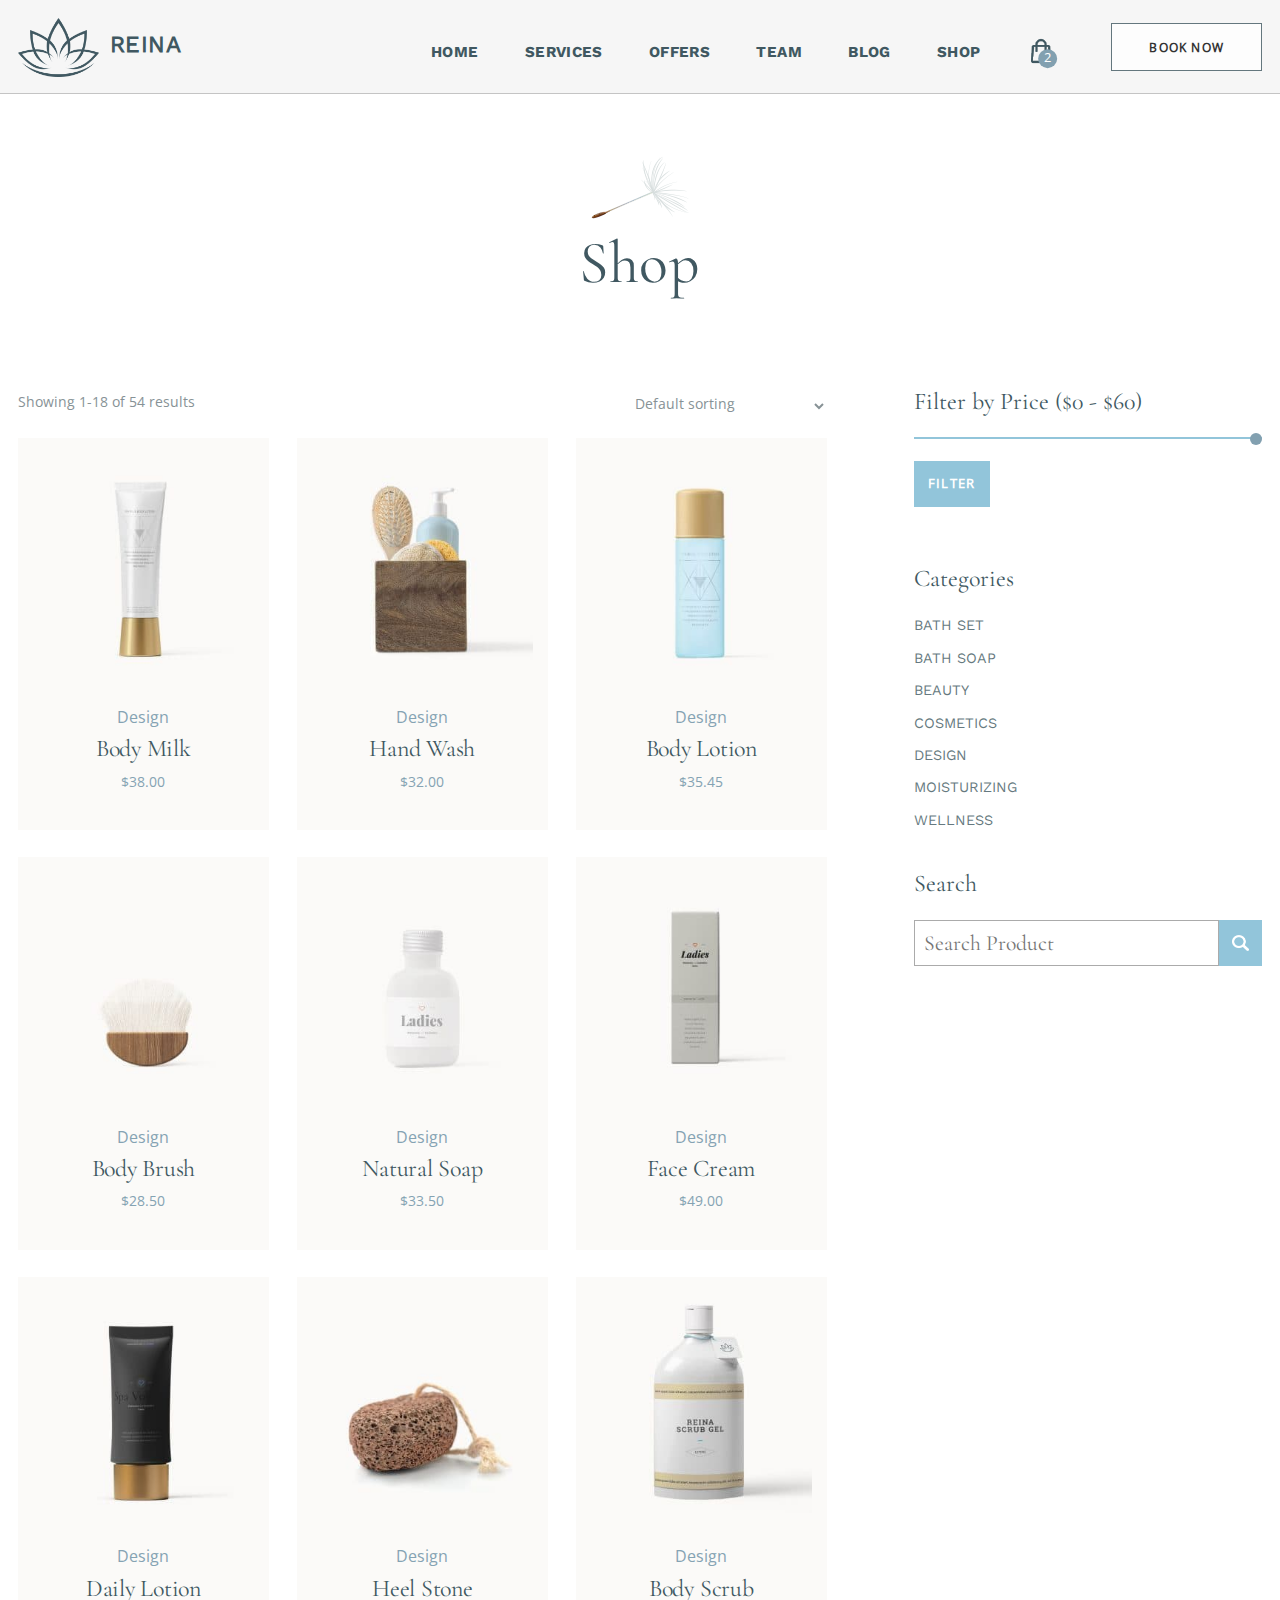
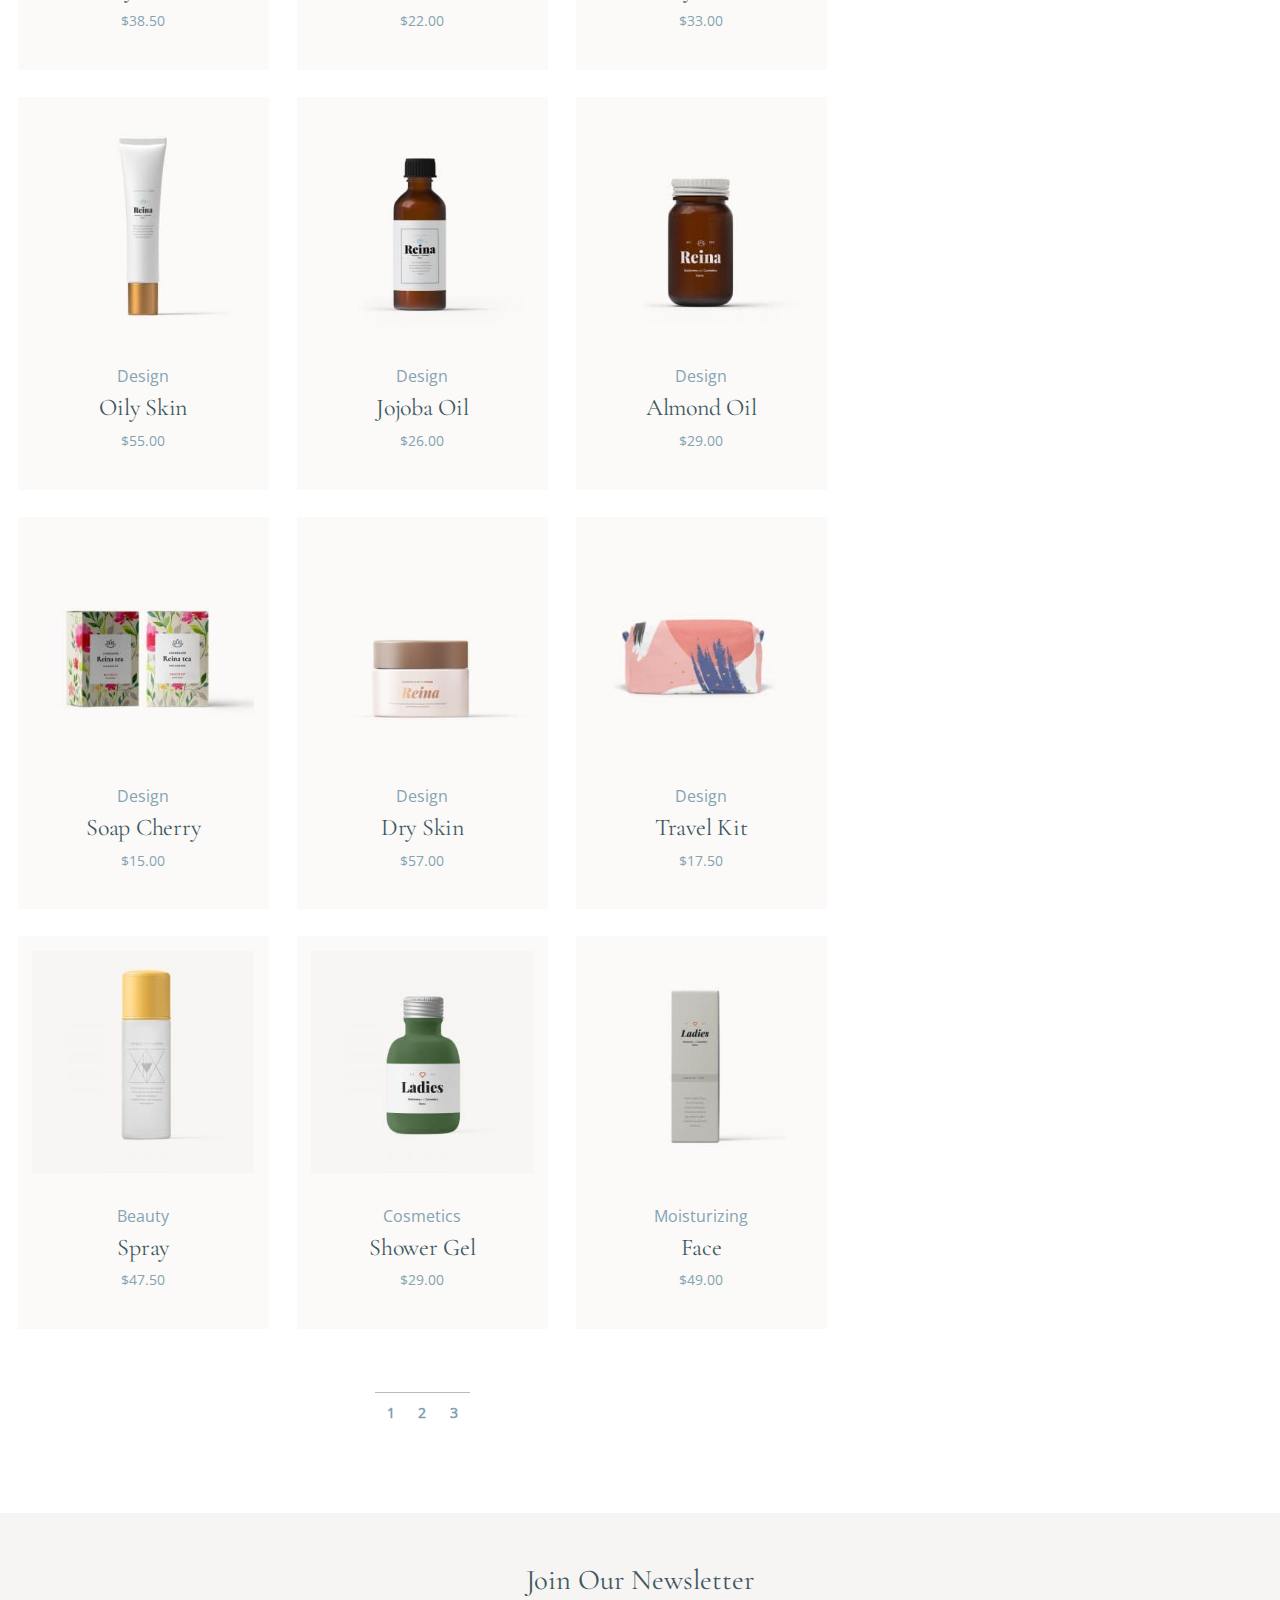
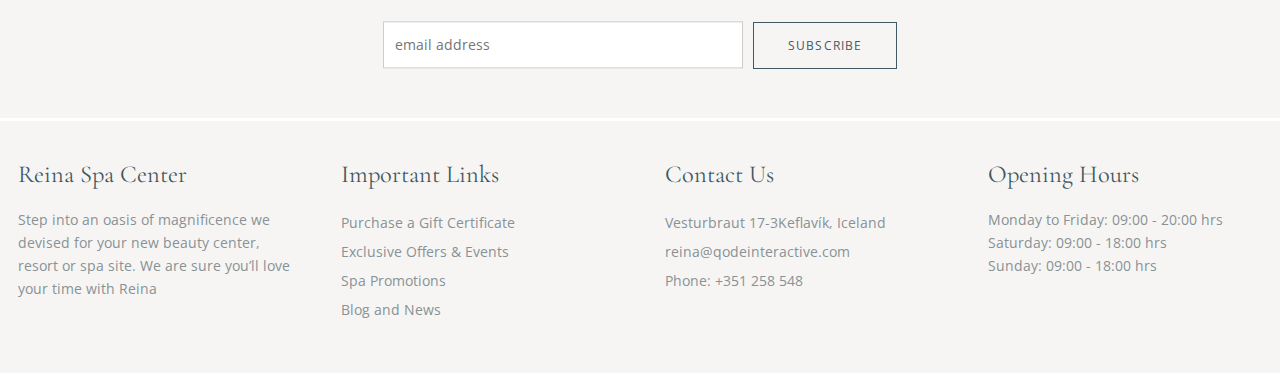
<file: shop.html>
<!DOCTYPE html>
<html lang="en">
<head>
    <meta charset="utf-8">
    <meta name="viewport" content="width=device-width, initial-scale=1">
    <meta name="description" content="">
    <meta http-equiv="X-UA-Compatible" content="IE=edge">
    <title>Beauty and Spa Center - Shop</title>
    <link href="css/main.css" rel="stylesheet">
</head>
<body>

<div class="fix-header">
    <div class="container">
        <div class="header">
            <a href="" class="fix-logo">
                <img src="images/mobile-logo.png" alt="">
                <h1 class="fix-logo__title">REINA</h1>
            </a>
            <nav class="fix-nav">
                <div class="fix-nav__left">
                    <a href="index.html" class="fix-nav__item">Home</a>
                    <a href="services.html" class="fix-nav__item">Services</a>
                    <a href="offers.html" class="fix-nav__item">Offers</a>
                    <a href="team.html" class="fix-nav__item">Team</a>
                    <a href="blog.html" class="fix-nav__item">Blog</a>
                    <a href="shop.html" class="fix-nav__item">Shop</a>
                    <a href="cart.html" class="fix-nav__item">
                        <img src="images/shopping-bag-black.png" alt="">
                        <div class="count__cart">2</div>
                    </a>
                </div>
                <div class="fix-nav__right">
                    <a href="" class="fix-book__link">book now</a>
                </div>
            </nav>
        </div>
    </div>
</div>

<section>
    <div class="container">
        <div class="shop__header">
            <img src="images/h1-blog-list-flower.png" alt="">
            <div class="shop__header_title">Shop</div>
        </div>
        <div class="shop">
            <div class="shop__list">
                <div class="shop__list_header">
                    <div class="shop__list_header-info">
                        Showing <span id="count__items"></span> of 54 results
                    </div>
                    <div class="shop__list_header-sorting">
                        <select id="globo-dropdown-sort_options" class="globo-dropdown-custom__options">
                            <option>Default sorting</option>
                            <option class="sorting-method" data-sort="title-ascending" onclick="changeSortBy('title-ascending');">Sort by Alphabet</option>
                            <option class="sorting-method" data-sort="price-ascending" onclick="changeSortBy('price-ascending');">Sort by price, low to high</option>
                            <option class="sorting-method" data-sort="price-descending" onclick="changeSortBy('price-descending');">Sort by price, high to low</option>
                        </select>
                    </div>
                </div>
                <div class="shop__list_items">

                    <div class="shop__list_item shop-item" data-price="38" data-name="BODY MILK">
                        <div class="shop__list_item-img">
                            <img src="images/shop/shop-img1-min.jpg" alt="">
                        </div>
                        <div class="shop__list_item-category">Design</div>
                        <div class="shop__list_item-title">Body Milk</div>
                        <div class="shop__list_item-price">$38.00</div>
                        <a href="body-milk.html" class="single-link">
                            <div class="shop__item-overlay">
                                <a href="" class="add_to_cart">ADD&nbsp;TO&nbsp;CART</a>
                            </div>
                        </a>
                    </div>

                    <div class="shop__list_item shop-item" data-price="32" data-name="HAND WASH">
                        <div class="shop__list_item-img">
                            <img src="images/shop/shop-img2-min.jpg" alt="">
                        </div>
                        <div class="shop__list_item-category">Design</div>
                        <div class="shop__list_item-title">Hand Wash</div>
                        <div class="shop__list_item-price">$32.00</div>
                        <a href="hand-wash.html" class="single-link">
                            <div class="shop__item-overlay">
                                <a href="" class="add_to_cart">ADD&nbsp;TO&nbsp;CART</a>
                            </div>
                        </a>
                    </div>

                    <div class="shop__list_item shop-item" data-price="35" data-name="BODY LOTION">
                        <div class="shop__list_item-img">
                            <img src="images/shop/shop-img3-min.jpg" alt="">
                        </div>
                        <div class="shop__list_item-category">Design</div>
                        <div class="shop__list_item-title">Body Lotion</div>
                        <div class="shop__list_item-price">$35.45</div>
                        <a href="body-lotion.html" class="single-link">
                            <div class="shop__item-overlay">
                                <a href="" class="add_to_cart">ADD&nbsp;TO&nbsp;CART</a>
                            </div>
                        </a>
                    </div>

                    <div class="shop__list_item shop-item" data-price="28" data-name="BODY BRUSH">
                        <div class="shop__list_item-img">
                            <img src="images/shop/shop-img4-min.jpg" alt="">
                        </div>
                        <div class="shop__list_item-category">Design</div>
                        <div class="shop__list_item-title">Body Brush</div>
                        <div class="shop__list_item-price">$28.50</div>
                        <div class="shop__item-overlay">
                            <a href="" class="add_to_cart">ADD&nbsp;TO&nbsp;CART</a>
                        </div>
                    </div>

                    <div class="shop__list_item shop-item" data-price="33" data-name="NATURAL SOAP">
                        <div class="shop__list_item-img">
                            <img src="images/shop/shop-img5-min.jpg" alt="">
                        </div>
                        <div class="shop__list_item-category">
                            Design
                        </div>
                        <div class="shop__list_item-title">
                            Natural Soap
                        </div>
                        <div class="shop__list_item-price">
                            $33.50
                        </div>
                        <div class="shop__item-overlay">
                            <a href="" class="add_to_cart">ADD&nbsp;TO&nbsp;CART</a>
                        </div>
                    </div>

                    <div class="shop__list_item shop-item" data-price="49" data-name="FACE CREAM">
                        <div class="shop__list_item-img">
                            <img src="images/shop/shop-img6-min.jpg" alt="">
                        </div>
                        <div class="shop__list_item-category">
                            Design
                        </div>
                        <div class="shop__list_item-title">
                            Face Cream
                        </div>
                        <div class="shop__list_item-price">
                            $49.00
                        </div>
                        <div class="shop__item-overlay">
                            <a href="" class="add_to_cart">ADD&nbsp;TO&nbsp;CART</a>
                        </div>
                    </div>

                    <div class="shop__list_item shop-item" data-price="38" data-name="DAILY LOTION">
                        <div class="shop__list_item-img">
                            <img src="images/shop/shop-img7-min.jpg" alt="">
                        </div>
                        <div class="shop__list_item-category">
                            Design
                        </div>
                        <div class="shop__list_item-title">
                            Daily Lotion
                        </div>
                        <div class="shop__list_item-price">
                            $38.50
                        </div>
                        <div class="shop__item-overlay">
                            <a href="" class="add_to_cart">ADD&nbsp;TO&nbsp;CART</a>
                        </div>
                    </div>

                    <div class="shop__list_item shop-item" data-price="22" data-name="HEEL STONE">
                        <div class="shop__list_item-img">
                            <img src="images/shop/shop-img8-min.jpg" alt="">
                        </div>
                        <div class="shop__list_item-category">
                            Design
                        </div>
                        <div class="shop__list_item-title">
                            Heel Stone
                        </div>
                        <div class="shop__list_item-price">
                            $22.00
                        </div>
                        <div class="shop__item-overlay">
                            <a href="" class="add_to_cart">ADD&nbsp;TO&nbsp;CART</a>
                        </div>
                    </div>

                    <div class="shop__list_item shop-item" data-price="33" data-name="BODY SCRUB">
                        <div class="shop__list_item-img">
                            <img src="images/shop/shop-img9-min.jpg" alt="">
                        </div>
                        <div class="shop__list_item-category">
                            Design
                        </div>
                        <div class="shop__list_item-title">
                            Body Scrub
                        </div>
                        <div class="shop__list_item-price">
                            $33.00
                        </div>
                        <div class="shop__item-overlay">
                            <a href="" class="add_to_cart">ADD&nbsp;TO&nbsp;CART</a>
                        </div>
                    </div>

                    <div class="shop__list_item shop-item" data-price="55" data-name="OILY SKIN">
                        <div class="shop__list_item-img">
                            <img src="images/shop/shop-img10-min.jpg" alt="">
                        </div>
                        <div class="shop__list_item-category">Design</div>
                        <div class="shop__list_item-title">Oily Skin</div>
                        <div class="shop__list_item-price">$55.00</div>
                        <div class="shop__item-overlay">
                            <a href="" class="add_to_cart">ADD&nbsp;TO&nbsp;CART</a>
                        </div>
                    </div>

                    <div class="shop__list_item shop-item" data-price="26" data-name="JOJOBA OIL">
                        <div class="shop__list_item-img">
                            <img src="images/shop/shop-img11-min.jpg" alt="">
                        </div>
                        <div class="shop__list_item-category">Design</div>
                        <div class="shop__list_item-title">Jojoba Oil</div>
                        <div class="shop__list_item-price">$26.00</div>
                        <div class="shop__item-overlay">
                            <a href="" class="add_to_cart">ADD&nbsp;TO&nbsp;CART</a>
                        </div>
                    </div>

                    <div class="shop__list_item shop-item" data-price="29" data-name="ALMOND OIL">
                        <div class="shop__list_item-img">
                            <img src="images/shop/shop-img12-min.jpg" alt="">
                        </div>
                        <div class="shop__list_item-category">Design</div>
                        <div class="shop__list_item-title">Almond Oil</div>
                        <div class="shop__list_item-price">$29.00</div>
                        <div class="shop__item-overlay">
                            <a href="" class="add_to_cart">ADD&nbsp;TO&nbsp;CART</a>
                        </div>
                    </div>

                    <div class="shop__list_item shop-item" data-price="15" data-name="SOUP CHERRY">
                        <div class="shop__list_item-img">
                            <img src="images/shop/shop-img13-min.jpg" alt="">
                        </div>
                        <div class="shop__list_item-category">Design</div>
                        <div class="shop__list_item-title">Soap Cherry</div>
                        <div class="shop__list_item-price">$15.00</div>
                        <div class="shop__item-overlay">
                            <a href="" class="add_to_cart">ADD&nbsp;TO&nbsp;CART</a>
                        </div>
                    </div>

                    <div class="shop__list_item shop-item" data-price="57" data-name="DRY SKIN">
                        <div class="shop__list_item-img">
                            <img src="images/shop/shop-img14-min.jpg" alt="">
                        </div>
                        <div class="shop__list_item-category">Design</div>
                        <div class="shop__list_item-title">Dry Skin</div>
                        <div class="shop__list_item-price">$57.00</div>
                        <div class="shop__item-overlay">
                            <a href="" class="add_to_cart">ADD&nbsp;TO&nbsp;CART</a>
                        </div>
                    </div>

                    <div class="shop__list_item shop-item" data-price="17" data-name="TRAVEL KIT">
                        <div class="shop__list_item-img">
                            <img src="images/shop/shop-img15-min.jpg" alt="">
                        </div>
                        <div class="shop__list_item-category">Design</div>
                        <div class="shop__list_item-title">Travel Kit</div>
                        <div class="shop__list_item-price">$17.50</div>
                        <div class="shop__item-overlay">
                            <a href="" class="add_to_cart">ADD&nbsp;TO&nbsp;CART</a>
                        </div>
                    </div>

                    <div class="shop__list_item shop-item" data-price="47" data-name="SPRAY">
                        <div class="shop__list_item-img">
                            <img src="images/shop/shop-img16-min.jpg" alt="">
                        </div>
                        <div class="shop__list_item-category">Beauty</div>
                        <div class="shop__list_item-title">Spray</div>
                        <div class="shop__list_item-price">$47.50</div>
                        <div class="shop__item-overlay">
                            <a href="" class="add_to_cart">ADD&nbsp;TO&nbsp;CART</a>
                        </div>
                    </div>

                    <div class="shop__list_item shop-item" data-price="29" data-name="SHOWER GEL">
                        <div class="shop__list_item-img">
                            <img src="images/shop/shop-img17-min.jpg" alt="">
                        </div>
                        <div class="shop__list_item-category">Cosmetics</div>
                        <div class="shop__list_item-title">Shower Gel</div>
                        <div class="shop__list_item-price">$29.00</div>
                        <div class="shop__item-overlay">
                            <a href="" class="add_to_cart">ADD&nbsp;TO&nbsp;CART</a>
                        </div>
                    </div>

                    <div class="shop__list_item shop-item" data-price="49" data-name="FACE">
                        <div class="shop__list_item-img">
                            <img src="images/shop/shop-img18-min.jpg" alt="">
                        </div>
                        <div class="shop__list_item-category">Moisturizing</div>
                        <div class="shop__list_item-title">Face</div>
                        <div class="shop__list_item-price">$49.00</div>
                        <div class="shop__item-overlay">
                            <a href="" class="add_to_cart">ADD&nbsp;TO&nbsp;CART</a>
                        </div>
                    </div>
                </div>
                <div class="shop__list_pagination">
                    <div class="pagination_item">1</div>
                    <div class="pagination_item">2</div>
                    <div class="pagination_item">3</div>
                </div>
            </div>

            <!-- Right Column -->
            <div class="shop__options">
                <!-- Filtering Items -->
                <div class="filter">
                    <div class="filter-title">Filter by Price ($0 - $<span id="filter-price">60</span>)</div>
                    <input type="range" id="filter-input" min="0" max="60" value="60" step="1" />
                    <div class="filter-submit">
                        <button class="ba-btn-color" id="filter-btn" type="submit">FILTER</button>
                    </div>
                </div>
                <!-- end filtering items -->
                <!-- Cloud Categories -->
                <div class="cloud__categories">
                    <div class="cloud__categories_title">Categories</div>
                    <div class="categories">
                        <div class="category">Bath Set</div>
                        <div class="category">Bath Soap</div>
                        <div class="category">Beauty</div>
                        <div class="category">Cosmetics</div>
                        <div class="category">Design</div>
                        <div class="category">Moisturizing</div>
                        <div class="category">Wellness</div>
                    </div>
                </div>
                <!-- end cloud categories -->
                <!-- Search -->
                <div class="search-box">
                    <div class="search-title">Search</div>
                    <div class="search-form">
                        <label for="elastic"></label>
                        <input type="email" class="search-input" id="elastic" placeholder="Search Product">
                        <button type="submit" class="search-submit">
                            <img src="images/glass.png" alt="">
                        </button>
                    </div>
                </div>
                <!-- end search -->
            </div>
            <!-- end right column -->

        </div>
    </div>
</section>

<footer class="footer">
    <div class="footer__form">
        <div class="footer__form-title">Join Our Newsletter</div>
        <form method="post" action="" name="subscribe">
            <input type="email" placeholder="email address">
            <a href="" type="submit" name="submit" class="footer__form-link">subscribe</a>
        </form>
    </div>
    <div class="container">
    <div class="footer__items">
        <div class="footer__item">
            <div class="footer__item-title">Reina Spa Center</div>
            <div class="footer__item-text">Step into an oasis of magnificence we devised for your new beauty center, resort or spa site. We are sure you’ll love your time with Reina</div>
        </div>
        <div class="footer__item">
            <div class="footer__item-title center">Important Links</div>
            <a href="" class="footer__item-link center">Purchase a Gift Certificate</a>
            <a href="" class="footer__item-link center">Exclusive Offers & Events</a>
            <a href="" class="footer__item-link center">Spa Promotions</a>
            <a href="" class="footer__item-link center">Blog and News</a>
        </div>
        <div class="footer__item">
            <div class="footer__item-title center">Contact Us</div>
            <a href="" class="footer__item-link center">Vesturbraut 17-3Keflavík, Iceland</a>
            <a href="mailto:reina@qodeinteractive.com" class="footer__item-link center">reina@qodeinteractive.com</a>
            <a href="tel:351258548" class="footer__item-link center">Phone: +351 258 548</a>
        </div>
        <div class="footer__item">
            <div class="footer__item-title right">Opening Hours</div>
            <div class="footer__item-text right">Monday to Friday: 09:00 - 20:00 hrs<br>Saturday: 09:00 - 18:00 hrs<br>Sunday: 09:00 - 18:00 hrs</div>
        </div>
    </div>
    </div>
</footer>

<script src="js/jquery.js"></script>
<script src="js/filter.js"></script>
<script src="js/tinysort.js"></script>
<script src="js/search.js"></script>
<script>
    function changeSortBy(param) {
        let globo = document.querySelector('.globo-dropdown-custom__options');

        if(param === "price-ascending") {
            tinysort.defaults.order = 'asc';
            tinysort('.shop-item', {attr: 'data-price'});
        }
        if(param === "price-descending") {
            tinysort.defaults.order = 'desc';
            tinysort('.shop-item', {attr: 'data-price'});
        }
        if(param === "title-ascending") {
            tinysort.defaults.order = 'asc';
            tinysort('.shop-item', {attr: 'data-name'});
        }
        if(param === "title-descending") {
            tinysort.defaults.order = 'desc';
            tinysort('.shop-item', {attr: 'data-name'});
        }
    }
</script>
</body>
</html>
</file>
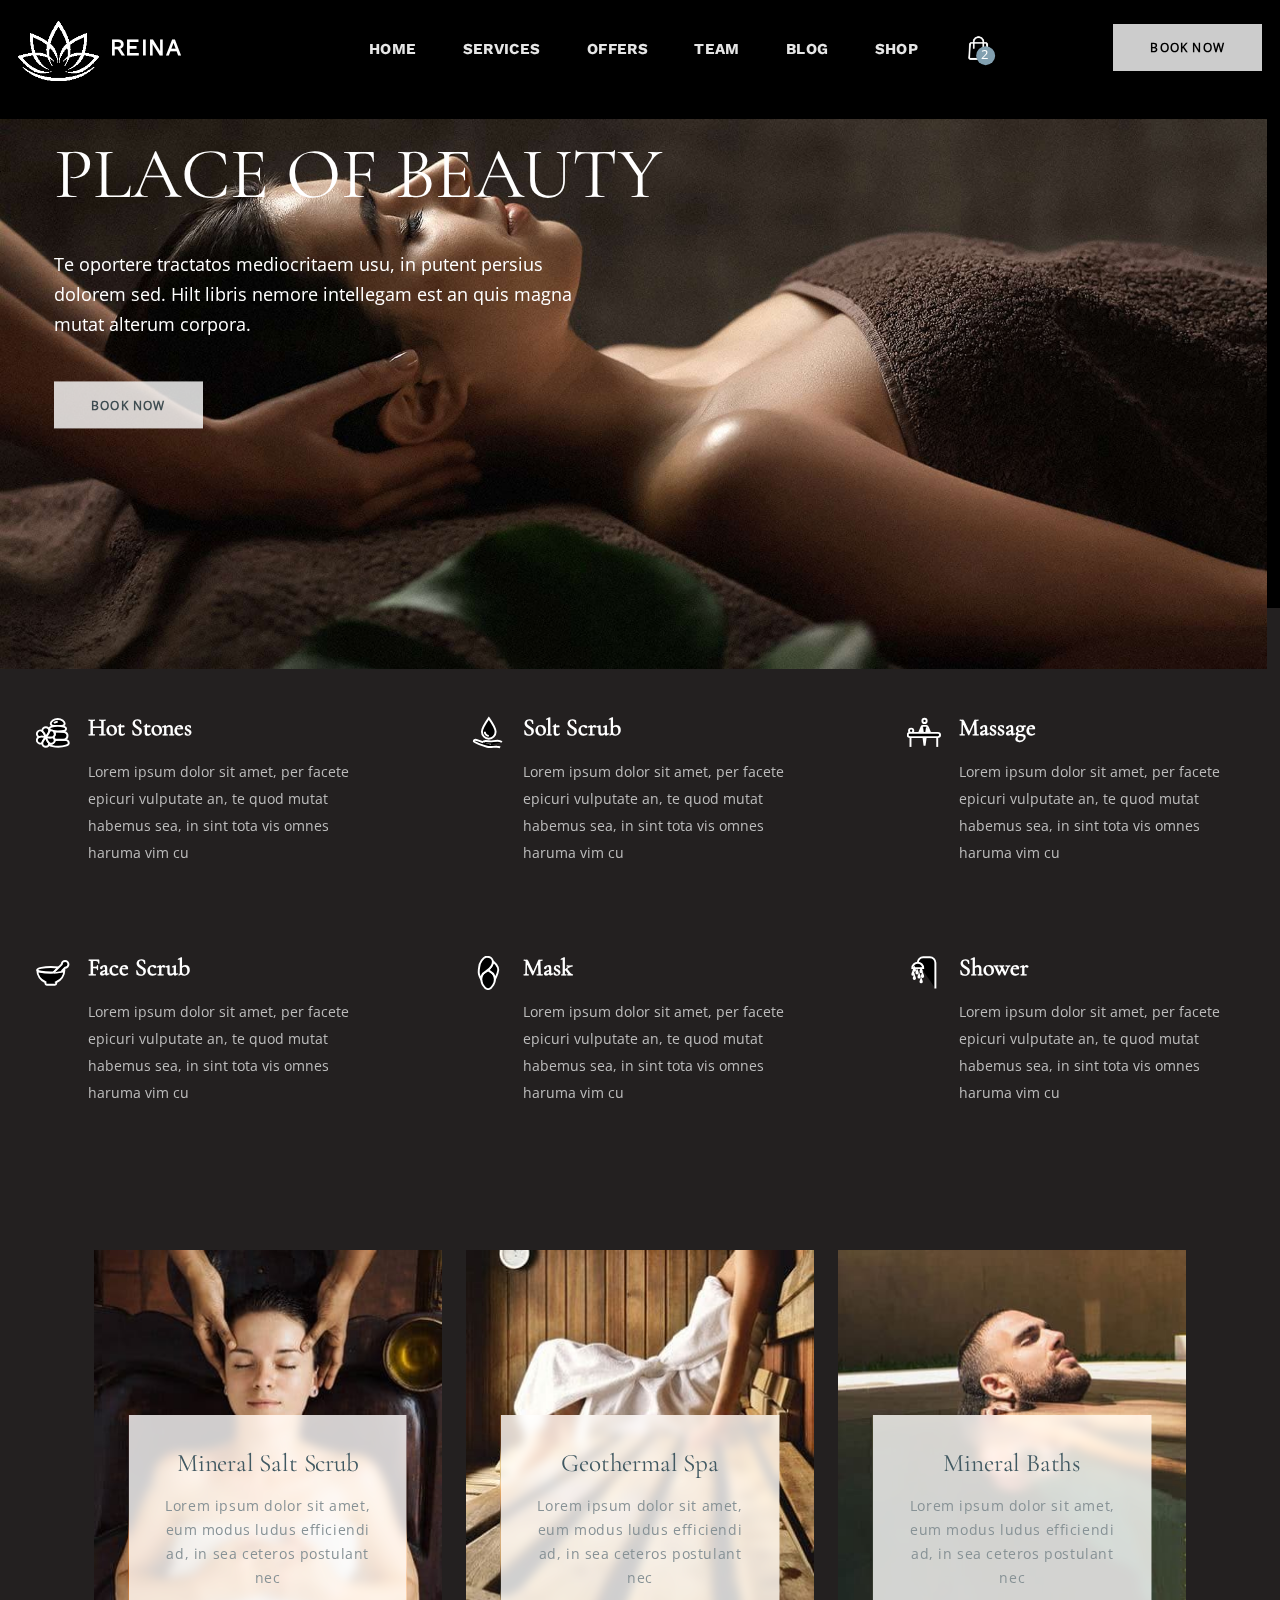
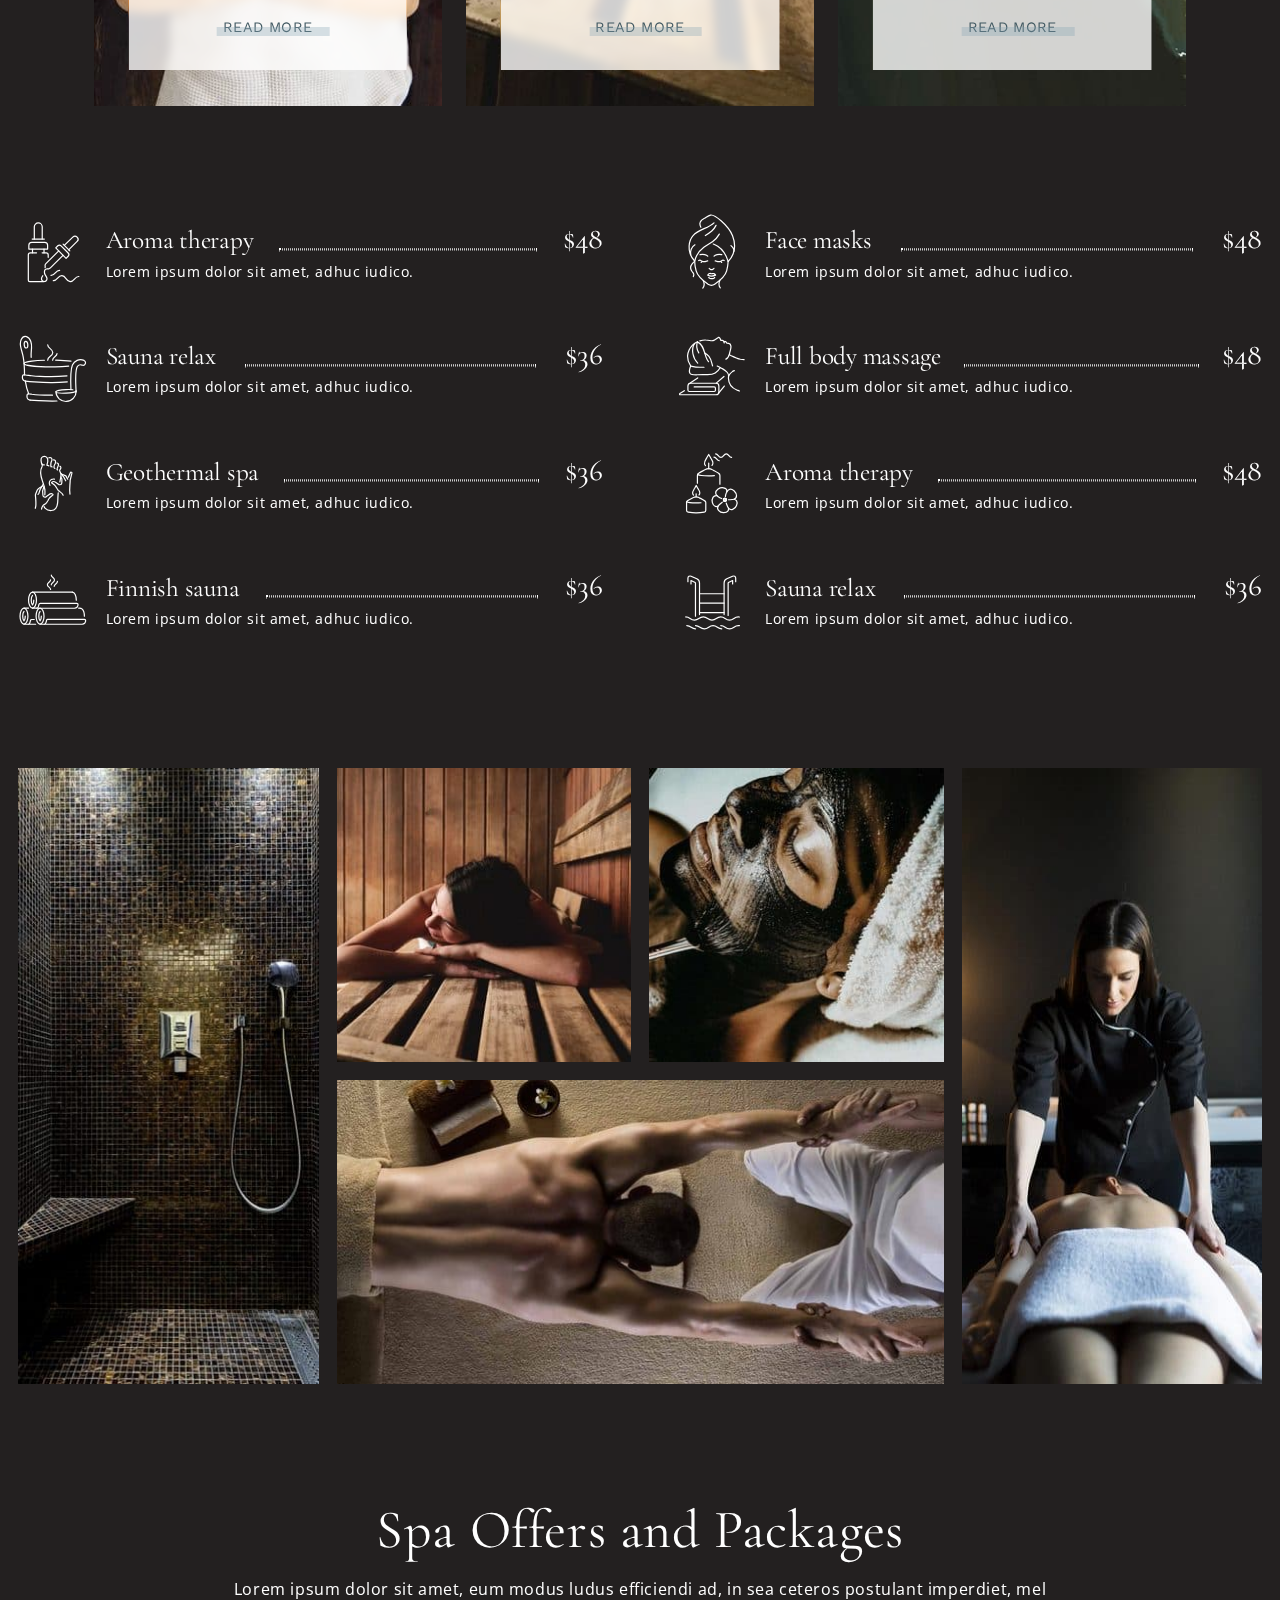
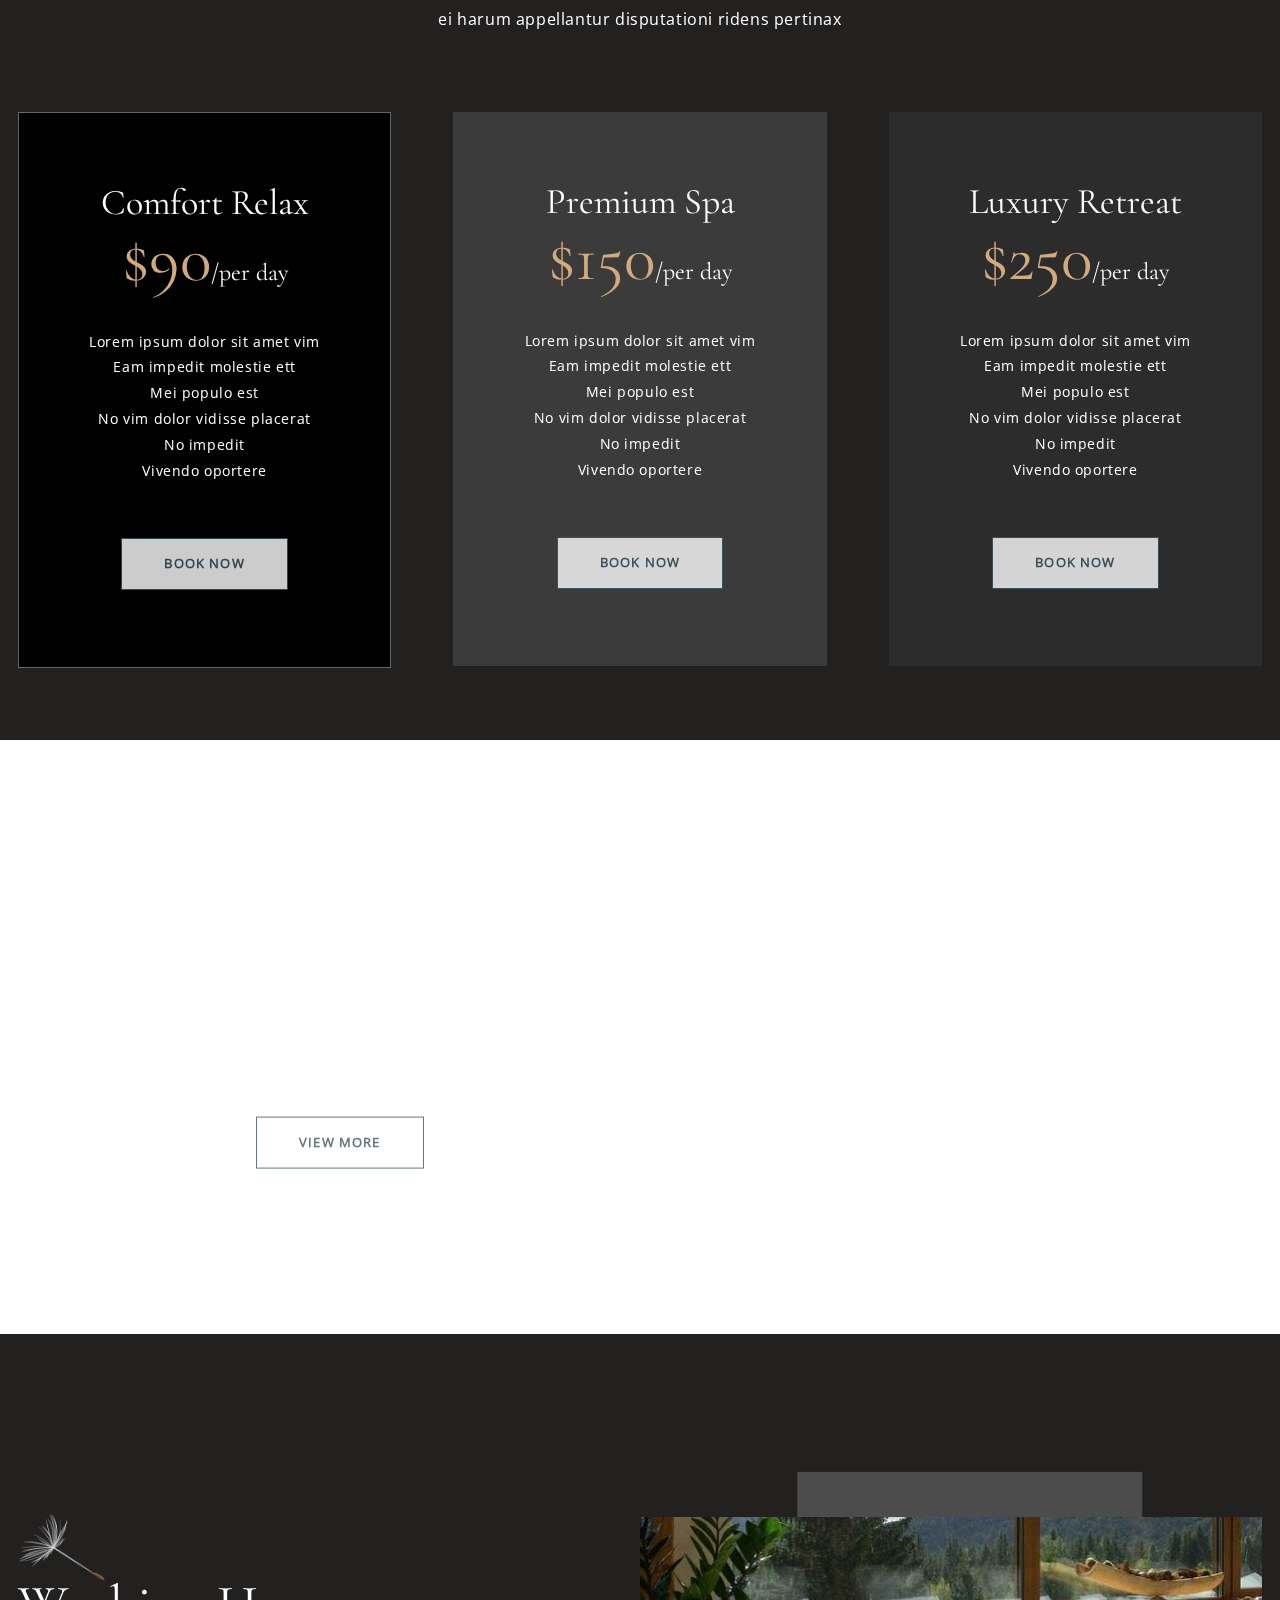
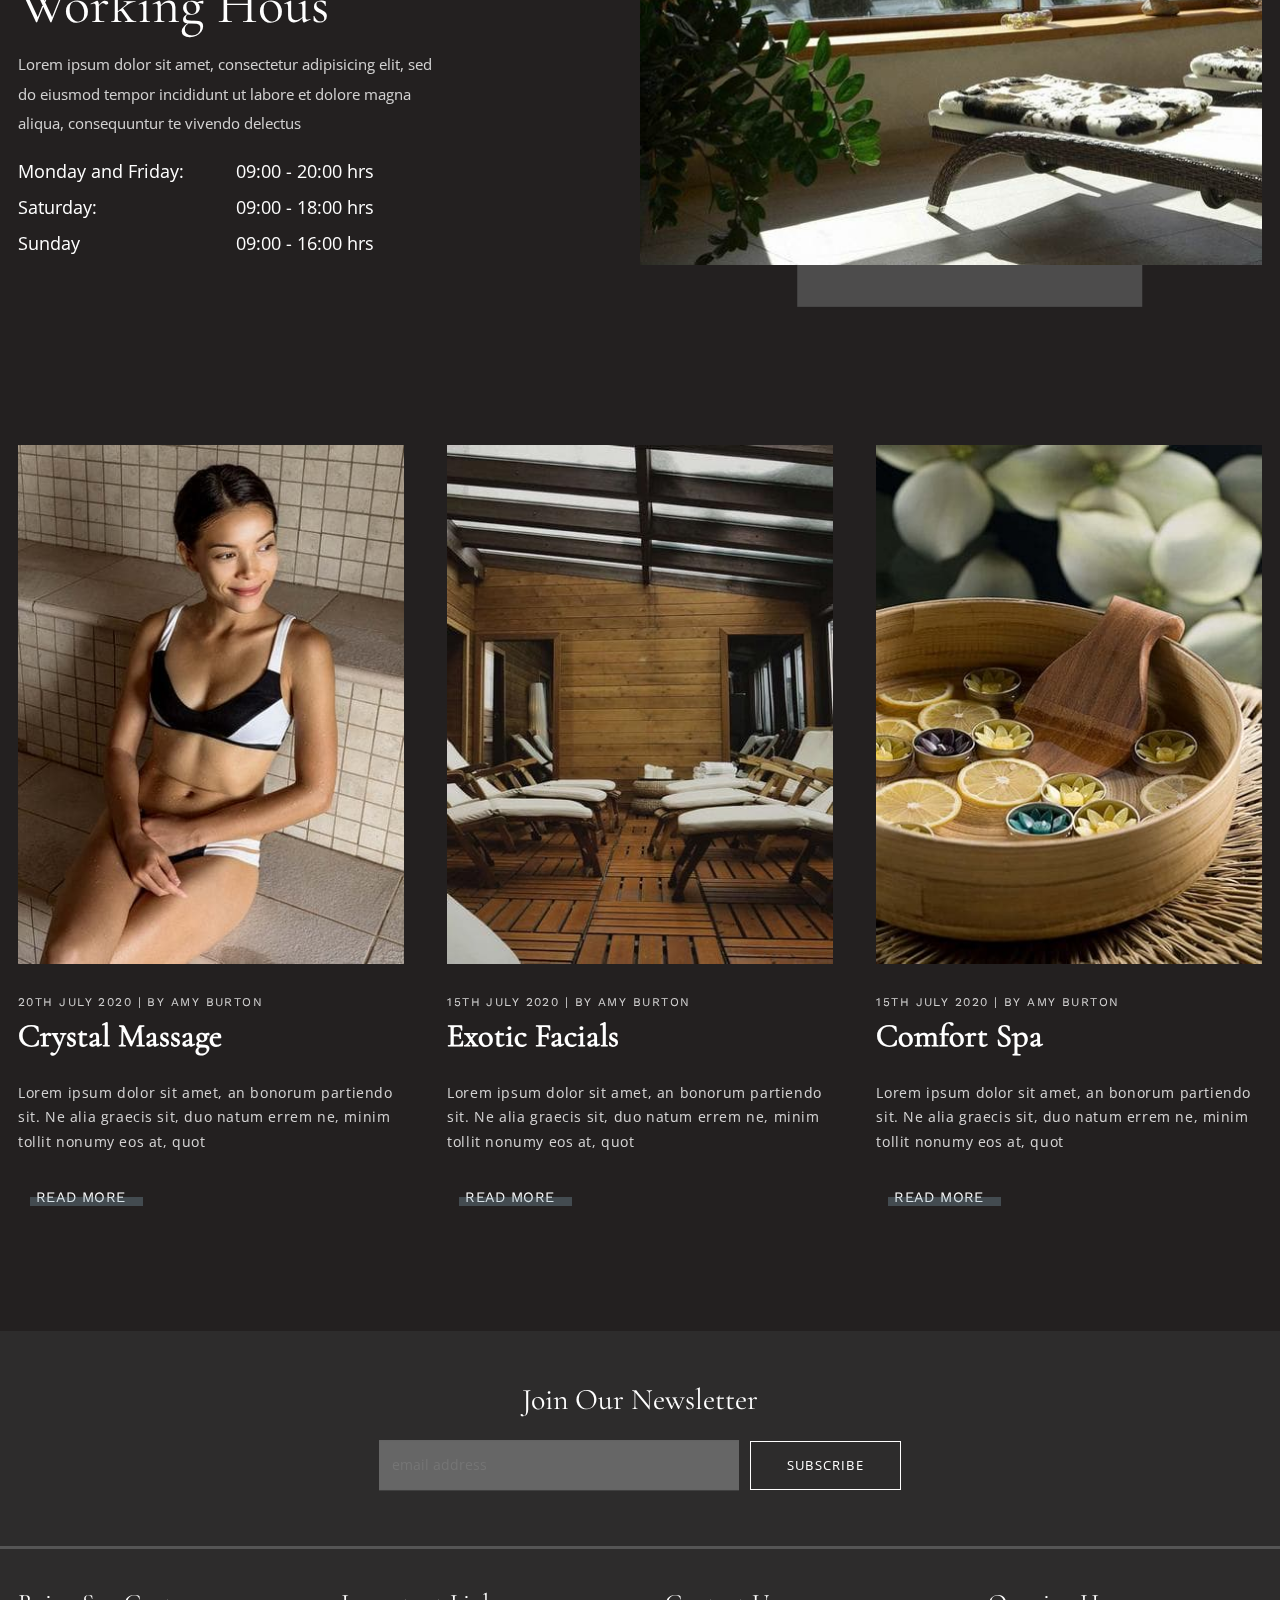
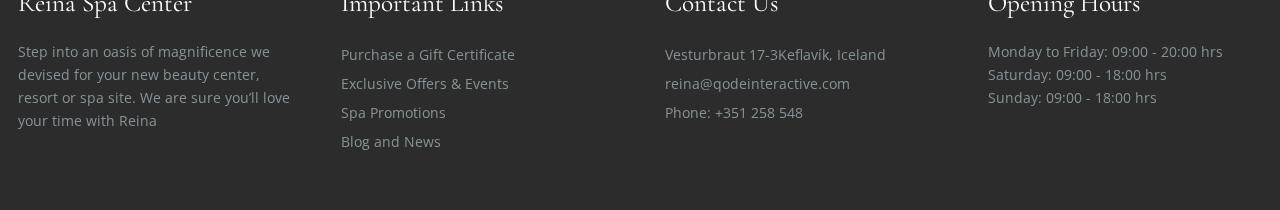
<file: spa.html>
<!DOCTYPE html>
<html lang="en">
<head>
    <meta charset="utf-8">
    <meta name="viewport" content="width=device-width, initial-scale=1">
    <meta name="description" content="">
    <meta http-equiv="X-UA-Compatible" content="IE=edge">
    <title>Beauty and Spa Center</title>
    <link href="css/main.css" rel="stylesheet">
</head>
<body>

<div class="fix-header">
    <div class="container">
        <div class="header">
            <a href="" class="fix-logo">
                <img src="images/mobile-logo.png" alt="">
                <h1 class="fix-logo__title">REINA</h1>
            </a>
            <nav class="fix-nav">
                <div class="fix-nav__left">
                    <a href="index.html" class="fix-nav__item">Home</a>
                    <a href="services.html" class="fix-nav__item">Services</a>
                    <a href="offers.html" class="fix-nav__item">Offers</a>
                    <a href="team.html" class="fix-nav__item">Team</a>
                    <a href="blog.html" class="fix-nav__item">Blog</a>
                    <a href="shop.html" class="fix-nav__item">Shop</a>
                    <a href="cart.html" class="fix-nav__item">
                        <img src="images/shopping-bag-black.png" alt="">
                        <div class="count__cart">2</div>
                    </a>
                </div>
                <div class="fix-nav__right">
                    <a href="" class="fix-book__link">book now</a>
                </div>
            </nav>
        </div>
    </div>
</div>

<div class="bg-header">
    <div class="container">
        <div class="header">
            <a href="" class="logo">
                <img src="images/mobile-logo-white.png" alt="">
                <h1 class="logo__title">REINA</h1>
            </a>
            <nav class="nav">
                <div class="nav__left">
                    <a href="index.html" class="nav__item">Home</a>
                    <a href="services.html" class="nav__item">Services</a>
                    <a href="offers.html" class="nav__item">Offers</a>
                    <a href="team.html" class="nav__item">Team</a>
                    <a href="blog.html" class="nav__item">Blog</a>
                    <a href="shop.html" class="nav__item">Shop</a>
                    <a href="cart.html" class="nav__item">
                        <img src="images/shopping-bag-white.png" alt="">
                        <div class="count__cart">2</div>
                    </a>
                </div>
                <div class="nav__right">
                    <a href="" class="book__link">book now</a>
                </div>
            </nav>
        </div>
    </div>
</div>

<div class="slider">
    <div class="slide-empty">
        <img src="images/slide-2-min.jpg" alt="">
    </div>
    <div class="slide__spa" id="slide1">
        <img src="images/spa/background-spa-min.jpg" alt="">
    </div>

    <div class="slide__text">
        <div class="container">
            <div class="slide__title_spa">PLACE OF BEAUTY</div>
            <div class="slide__text_spa">Te oportere tractatos mediocritaem usu, in putent persius dolorem sed. Hilt libris nemore intellegam est an quis magna mutat alterum corpora.
            </div>
            <a href="spa.html" class="slide__link">BOOK NOW</a>
        </div>
    </div>
</div>

<section class="bg-black">
    <div class="container">
        <div class="spa__services bg-black">
            <div class="spa__service">
                <div class="spa__service_image">
                    <svg xmlns="http://www.w3.org/2000/svg" xmlns:xlink="http://www.w3.org/1999/xlink" x="0px" y="0px" viewBox="0 0 34.8 34.8" xml:space="preserve" stroke="white" stroke-width="2">
<g>
<path d="M2.7,21.6c0.1,0,0.2,0.1,0.3,0.1c2-0.8,7.1,0,7.1,0S8,16.4,6.3,15.4c-1.7-1-3.9-0.4-4.9,1.3S1,20.6,2.7,21.6z"></path>
    <path d="M10.1,21.7c0,0-5.7-0.9-7.4,0.1c-1.7,1-2.3,3.2-1.3,4.9s3.2,2.3,4.9,1.3c0.1,0,0.2-0.1,0.2-0.2
		C6.9,25.8,10.1,21.7,10.1,21.7z"></path>
    <path d="M10.1,11.6c-2,0-3.6,1.6-3.6,3.6c0,0.1,0,0.2,0,0.3c1.7,1.3,3.6,6.2,3.6,6.2s3.6-4.5,3.6-6.5
		S12.1,11.6,10.1,11.6z"></path>
    <path d="M29.6,8c0,2.4-3.2,2.2-7.2,2.2s-7.2,0.2-7.2-2.2s3.2-5,7.2-5S29.6,5.7,29.6,8z"></path>
    <path d="M18.6,7.3c0.7-0.6,2-1.4,3.8-1.4"></path>
    <path d="M10.1,21.7c0,0-3.6,4.5-3.6,6.5s1.6,3.6,3.6,3.6s3.6-1.6,3.6-3.6c0-0.1,0-0.2,0-0.3
		C12,26.6,10.1,21.7,10.1,21.7z"></path>
    <path d="M23.1,24.6c-1.3,0-2.6,0.1-3.8,0.2c0,0.7-0.1,1.3-0.5,1.9c-1,1.7-3.2,2.3-4.9,1.3c-0.1,0-0.2-0.1-0.2-0.2l0,0
		c0,0.1,0,0.2,0,0.3c0,0.6-0.1,1.1-0.4,1.6c1.7,1.2,5.4,2,9.7,2c6,0,10.8-1.6,10.8-3.6C33.8,23.8,29.1,24.6,23.1,24.6z"></path>
    <path d="M17.5,21.8c-0.1,0-0.2-0.1-0.3-0.1c-2,0.8-7.1,0-7.1,0s2.1,5.4,3.8,6.4c1.7,1,3.9,0.4,4.9-1.3
		C19.8,25,19.3,22.8,17.5,21.8z"></path>
    <g>
<path d="M22.4,16c-1.3,0-2.6,0.1-3.8,0.3c0.1,0.1,0.2,0.3,0.3,0.4c1,1.7,0.4,3.9-1.3,4.9c-0.1,0-0.2,0.1-0.3,0.1l0,0
			c0.1,0,0.2,0.1,0.3,0.1c1,0.6,1.6,1.5,1.7,2.5c1,0.1,2,0.2,3.1,0.2c5.6,0,10.1,0.7,10.1-4.3C32.4,16,27.9,16,22.4,16z"></path>
        <path d="M16.4,21.9C16.4,21.9,16.4,21.9,16.4,21.9C16.4,21.9,16.4,21.9,16.4,21.9z"></path>
</g>
    <path d="M22.4,10.2c-4.8,0-8.6,1.3-8.6,2.9c0,0.7,0.7,1.3,1.9,1.8c0.7,0,1.5,0.2,2.1,0.6c1.3,0.3,2.9,0.4,4.6,0.4
		c4.8,0,8.7-0.1,8.6-2.9C31,11.5,27.1,10.2,22.4,10.2z"></path>
    <path d="M18.9,16.7c-1-1.7-3.2-2.3-4.9-1.3c-0.1,0-0.2,0.1-0.2,0.2c-0.3,2.1-3.6,6.2-3.6,6.2s5.7,0.9,7.4-0.1
		C19.3,20.6,19.8,18.4,18.9,16.7z"></path>
</g>
</svg>
                </div>
                <div class="spa__service_text-box">
                    <div class="spa__service_title">Hot Stones</div>
                    <div class="spa__service_text">
                        Lorem ipsum dolor sit amet, per facete epicuri vulputate an, te quod mutat habemus sea, in sint tota vis omnes haruma vim cu
                    </div>
                </div>
            </div>
            <div class="spa__service">
                <div class="spa__service_image">
                    <svg xmlns="http://www.w3.org/2000/svg" xmlns:xlink="http://www.w3.org/1999/xlink" x="0px" y="0px" viewBox="0 0 34.8 34.8" xml:space="preserve" stroke="white" stroke-width="2">
<g>
<path d="M31.9,26.9c-1.1-0.8-2.5-1.4-4.4-1.4c-3.4,0-5.2,0.7-7,0.7c-1,0-4.4-0.3-5.3-0.4c-1.4-0.1-2.9,0.4-2.8,1.4
		c0.1,1,3.3,1.9,4.2,2.1c1,0.2,2.7,0.4,3.9,0.4"></path>
    <path d="M12.4,27.2c-1.9-0.8-4.9-2.2-6.7-2.5c-2.2-0.4-2.7,0.3-2.8,1.4c-0.1,1,10.4,4.7,13.7,5.6
		c3.4,0.9,7.4-0.3,10.2,0c1.4,0.1,2.5,0.4,3.3,0.8"></path>
    <path d="M25.4,16.2c0,4-3.2,7.2-7,7.2c-3.9,0-7.1-3.2-7.1-7.2c0-4,7.1-14,7.1-14S25.4,12.2,25.4,16.2z"></path>
    <path d="M18.4,20.5c-2.3,0-4.2-1.9-4.2-4.3"></path>
</g>
</svg>
                </div>
                <div class="spa__service_text-box">
                    <div class="spa__service_title">Solt Scrub</div>
                    <div class="spa__service_text">
                        Lorem ipsum dolor sit amet, per facete epicuri vulputate an, te quod mutat habemus sea, in sint tota vis omnes haruma vim cu
                    </div>
                </div>
            </div>
            <div class="spa__service">
                <div class="spa__service_image">
                    <svg xmlns="http://www.w3.org/2000/svg" xmlns:xlink="http://www.w3.org/1999/xlink" x="0px" y="0px" viewBox="0 0 34.8 34.8" xml:space="preserve" stroke="white" stroke-width="2">
<g>
<circle cx="4.3" cy="15.2" r="2.2"></circle>
    <line x1="3.6" y1="21.8" x2="3.6" y2="31.9"></line>
    <line x1="31.2" y1="21.8" x2="31.2" y2="31.9"></line>
    <circle cx="18.1" cy="5.1" r="2.2"></circle>
    <g>
<path d="M15.9,13.8l0.5,3.6h3.4l0.5-3.6l2.2,3.6h1.4l-2.5-6.3c-0.2-0.6-0.8-0.9-1.3-0.9h-3.8c-0.6,0-1.1,0.4-1.3,0.9
			l-2.5,6.3h1.4L15.9,13.8z"></path>
        <polygon points="17,21.8 18.1,30.5 19.3,21.8 		"></polygon>
</g>
    <path d="M31.9,21.8h-29c-1.2,0-2.2-1-2.2-2.2l0,0c0-1.2,1-2.2,2.2-2.2h29c1.2,0,2.2,1,2.2,2.2l0,0
		C34.1,20.8,33.1,21.8,31.9,21.8z"></path>
</g>
</svg>
                </div>
                <div class="spa__service_text-box">
                    <div class="spa__service_title">Massage</div>
                    <div class="spa__service_text">
                        Lorem ipsum dolor sit amet, per facete epicuri vulputate an, te quod mutat habemus sea, in sint tota vis omnes haruma vim cu
                    </div>
                </div>
            </div>
            <div class="spa__service">
                <div class="spa__service_image">
                    <svg xmlns="http://www.w3.org/2000/svg" xmlns:xlink="http://www.w3.org/1999/xlink" x="0px" y="0px" viewBox="0 0 34.8 34.8" xml:space="preserve" stroke="white" stroke-width="2">
<g>
<path d="M29.3,14.3c0,1.5-6.3,2.8-14,2.8s-14-1.3-14-2.8C1.3,20,4.8,25,9.8,27.1c0,0.1-0.1,0.3-0.1,0.4v0.7
		c0,0.8,0.6,1.4,1.4,1.4h8.4c0.8,0,1.4-0.6,1.4-1.4v-0.7c0-0.2,0-0.3-0.1-0.4C25.8,25,29.3,20,29.3,14.3z"></path>
    <g>
<path d="M23.2,11.9c-2.3-0.3-5-0.5-7.9-0.5c-7.7,0-14,1.3-14,2.8s6.3,2.8,14,2.8c1,0,1.9,0,2.9-0.1L23.2,11.9z"></path>
        <path d="M18.6,17c6.1-0.3,10.7-1.4,10.7-2.7c0-0.3-0.2-0.6-0.6-0.8"></path>
</g>
    <path d="M26.5,15.6l3.5-3.5c1.9,0,3.5-1.6,3.5-3.5S31.9,5.2,30,5.2s-3.5,1.6-3.5,3.5L18.1,17"></path>
</g>
</svg>
                </div>
                <div class="spa__service_text-box">
                    <div class="spa__service_title">Face Scrub</div>
                    <div class="spa__service_text">
                        Lorem ipsum dolor sit amet, per facete epicuri vulputate an, te quod mutat habemus sea, in sint tota vis omnes haruma vim cu
                    </div>
                </div>
            </div>
            <div class="spa__service">
                <div class="spa__service_image">
                    <svg xmlns="http://www.w3.org/2000/svg" xmlns:xlink="http://www.w3.org/1999/xlink" x="0px" y="0px" viewBox="0 0 34.8 34.8" xml:space="preserve" stroke="white" stroke-width="2">
<g>
<path d="M8.4,12.1c0,0,4.3-3.3,5.3-3.9c1-0.6,4.3-2.5,5.7-2.8"></path>
    <path d="M19.7,16c-0.6-0.5-1.4-1-2.1-1.6c-0.8,0.6-1.5,1.1-2.1,1.6c0,0-3.2,1.8-4.3,4.3c-0.8,1.8-0.7,3.6-0.7,3.9
		c0.2,1.3,0.8,3.9,1.4,5c0.7,1.1,2.7,5,5.7,5c3,0,5-3.9,5.7-5c0.7-1.1,1.4-3.7,1.4-5c0-0.3,0.1-2.1-0.7-3.9
		C22.9,17.8,19.7,16,19.7,16z"></path>
    <path d="M22.9,5.7c-0.1-0.1-0.3-0.3-0.4-0.4c0,0.2,0,0.5,0,0.7c0,4.1-2.6,6.5-5,8.3c0.8,0.6,1.5,1.1,2.1,1.6
		c0,0,3.2,1.8,4.3,4.3c0.8,1.8,0.7,3.6,0.7,3.9c1.4-2,2.1-4.7,2.8-6.4C28.7,15,29.2,11,22.9,5.7z"></path>
    <path d="M8.4,12.1C8.2,7.6,12.9,0.7,16.2,0.7s6.4,1.8,6.4,5.3c0,5.4-4.5,7.9-7.1,9.9c0,0-3.2,1.8-4.3,4.3
		c-0.8,1.8-0.7,3.6-0.7,3.9C9.8,23.4,8,19.2,8,17.4C7.9,13.9,8.4,12.1,8.4,12.1z"></path>
</g>
</svg>
                </div>
                <div class="spa__service_text-box">
                    <div class="spa__service_title">Mask</div>
                    <div class="spa__service_text">
                        Lorem ipsum dolor sit amet, per facete epicuri vulputate an, te quod mutat habemus sea, in sint tota vis omnes haruma vim cu
                    </div>
                </div>
            </div>
            <div class="spa__service">
                <div class="spa__service_image">
                    <svg xmlns="http://www.w3.org/2000/svg" xmlns:xlink="http://www.w3.org/1999/xlink" x="0px" y="0px" viewBox="0 0 34.8 34.8" xml:space="preserve" stroke="white" stroke-width="2">
<g>
<path d="M29.3,33.5V6.9c0-3.1-2.5-5.6-5.6-5.6h-7c-3.1,0-5.6,2.5-5.6,5.6l0,0"></path>
    <path d="M5.5,12.5c0-3.1,2.5-5.6,5.6-5.6c3.1,0,5.6,2.5,5.6,5.6H5.5z"></path>
    <path d="M6.9,18.8c0,0.4-0.3,0.7-0.7,0.7c-0.4,0-0.7-0.3-0.7-0.7c0-0.4,0.7-2.1,0.7-2.1S6.9,18.4,6.9,18.8z"></path>
    <path d="M8.3,14.6c0,0.4-0.3,0.7-0.7,0.7c-0.4,0-0.7-0.3-0.7-0.7c0-0.4,0.7-2.1,0.7-2.1S8.3,14.2,8.3,14.6z"></path>
    <path d="M11.1,17.4c0,0.4-0.3,0.7-0.7,0.7c-0.4,0-0.7-0.3-0.7-0.7s0.7-2.1,0.7-2.1S11.1,17,11.1,17.4z"></path>
    <path d="M15.3,16c0,0.4-0.3,0.7-0.7,0.7c-0.4,0-0.7-0.3-0.7-0.7c0-0.4,0.7-2.1,0.7-2.1S15.3,15.6,15.3,16z"></path>
    <path d="M8.3,23c0,0.4-0.3,0.7-0.7,0.7c-0.4,0-0.7-0.3-0.7-0.7s0.7-2.1,0.7-2.1S8.3,22.6,8.3,23z"></path>
    <path d="M13.2,21.6c0,0.4-0.3,0.7-0.7,0.7c-0.4,0-0.7-0.3-0.7-0.7s0.7-2.1,0.7-2.1S13.2,21.2,13.2,21.6z"></path>
    <path d="M15.3,26.5c0,0.4-0.3,0.7-0.7,0.7c-0.4,0-0.7-0.3-0.7-0.7s0.7-2.1,0.7-2.1S15.3,26.1,15.3,26.5z"></path>
    <path d="M16.7,20.9c0,0.4-0.3,0.7-0.7,0.7c-0.4,0-0.7-0.3-0.7-0.7s0.7-2.1,0.7-2.1S16.7,20.5,16.7,20.9z"></path>
</g>
</svg>
                </div>
                <div class="spa__service_text-box">
                    <div class="spa__service_title">Shower</div>
                    <div class="spa__service_text">
                        Lorem ipsum dolor sit amet, per facete epicuri vulputate an, te quod mutat habemus sea, in sint tota vis omnes haruma vim cu
                    </div>
                </div>
            </div>
        </div>
    </div>
</section>

<section class="bg-black">
    <div class="container">
        <div class="offices bg-black">
            <div class="office">
                <img src="images/spa/banner-img1-min.jpg" alt="">
                <div class="office__blank">
                    <div class="office__title">Mineral Salt Scrub</div>
                    <div class="office__text">Lorem ipsum dolor sit amet, eum modus ludus efficiendi ad, in sea ceteros postulant nec</div>
                    <a href="" class="office__link">read more</a>
                </div>
            </div>
            <div class="office">
                <img src="images/spa/banner-img2-min.jpg" alt="">
                <div class="office__blank">
                    <div class="office__title">Geothermal Spa</div>
                    <div class="office__text">Lorem ipsum dolor sit amet, eum modus ludus efficiendi ad, in sea ceteros postulant nec</div>
                    <a href="" class="office__link">read more</a>
                </div>
            </div>
            <div class="office">
                <img src="images/spa/banner-img3-min.jpg" alt="">
                <div class="office__blank">
                    <div class="office__title">Mineral Baths</div>
                    <div class="office__text">Lorem ipsum dolor sit amet, eum modus ludus efficiendi ad, in sea ceteros postulant nec</div>
                    <a href="" class="office__link">read more</a>
                </div>
            </div>
        </div>
    </div>
</section>

<section class="bg-black">
    <div class="container bg-black">
        <div class="spa__menu bg-black">
            <div class="spa__menu__item">
                <div class="spa__menu__item-image">
                    <svg xmlns="http://www.w3.org/2000/svg" xmlns:xlink="http://www.w3.org/1999/xlink" x="0px" y="0px" viewBox="0 0 93.2 100.2" xml:space="preserve">
<g>
<g>
<path d="M35,90.4H15.7c-1,0-1.9-0.8-1.9-1.9V54.8c0-1.5,1.2-2.8,2.8-2.8h8.2"></path>
    <path d="M32.3,52h5.3c1.5,0,2.8,1.2,2.8,2.8v3.1"></path>
    <g>
<line x1="19.4" y1="47" x2="19.4" y2="52"></line>
        <line x1="34.8" y1="47" x2="34.8" y2="52"></line>
</g>
    <path d="M21.8,33.6V17.2c0-2.9,2.4-5.3,5.3-5.3l0,0c2.9,0,5.3,2.4,5.3,5.3v16.4"></path>
    <path d="M18.4,38h17.3c2.2,0,3.9,1.7,3.9,3.9v5H14.5v-5C14.5,39.8,16.3,38,18.4,38z"></path>
    <line x1="19" y1="33.6" x2="35.2" y2="33.6"></line>
</g>
    <g>
<g>
<path d="M47.2,89.2c5.6,0.3,6-7.1,11.6-6.8c5.6,0.3,5.2,7.7,10.9,8c5.6,0.3,6-7.1,11.7-6.8"></path>
    <path d="M44.1,82.1c5.6,0.3,6-7.1,11.6-6.8"></path>
</g>
        <g>
<g>
<path d="M54.5,49.3l-17.2,17c-0.8,0.8-1.2,1.8-1.1,2.9l0,0c0,0.2,0,0.4,0.1,0.6
					c0,0,0.4,1.3-0.1,1.8"></path>
</g>
            <g>
<path d="M33.1,82.6c-0.9,1.4-1.7,2.8-1.7,3.9c-0.1,2.1,1.6,3.8,3.6,3.8c2.1,0.1,3.8-1.6,3.8-3.6
					c0-0.9-0.4-1.8-0.8-2.6c-0.8-1.6-2.4-3.2-2.5-5c0-0.2-0.1-0.5-0.1-0.7c0-0.5,0-1.1,0-1.6c0.1-0.4,0.2-1.1,0.5-1.7
					c0.1-0.2,0.4-0.8,1.1-1.2c0.5-0.3,1-0.6,1.6-0.6c0.8-0.1,1.6,0.2,2.4,0c0.7-0.1,1.4-0.5,2-1c5.7-5.7,11.4-11.3,17.2-17"></path>
</g>
            <path d="M61.9,42l11.4-11.1c1.6-1.6,4.2-1.6,5.8,0l0,0c1.6,1.6,1.6,4.2,0,5.8L67.7,47.9"></path>
            <path d="M57.6,42.6l9.5,9.6c1.2,1.2,1.2,3.1,0,4.3l-2.8,2.8L50.5,45.3l2.8-2.8C54.5,41.4,56.4,41.4,57.6,42.6z"></path>
            <line x1="60.3" y1="40.4" x2="69.3" y2="49.4"></line>
</g>
</g>
</g>
</svg>
                </div>
                <div class="spa__menu__item-text">
                    <div class="spa__price__top">
                        <div class="spa__price__top-title">Aroma therapy</div>
                        <div class="spa__line"></div>
                        <div class="spa__price">$48</div>
                    </div>
                    <div class="spa__price__bottom">
                        Lorem ipsum dolor sit amet, adhuc iudico.
                    </div>
                </div>
            </div>
            <div class="spa__menu__item">
                <div class="spa__menu__item-image">
                    <svg xmlns="http://www.w3.org/2000/svg" xmlns:xlink="http://www.w3.org/1999/xlink" x="0px" y="0px" viewBox="0 0 93.2 100.2" xml:space="preserve">
<g>
<path d="M18.4,54.8c-0.3-1.1-0.8-4.2,0.6-7.7c1.4-3.5,4-5.3,5-5.9"></path>
    <path d="M51.6,81.8c-1.1,0.5-2.9,1.1-5.2,1.2c-2.3,0-4.2-0.6-5.3-1.2c0.3-0.4,0.6-0.8,0.9-1.2
		c0.4-0.5,0.9-0.9,1.4-1c0.1,0,0.3-0.1,0.6-0.1c1.2-0.1,1.4,0.4,2.4,0.4c0.9,0,1.2-0.4,2.3-0.3c0.3,0,0.5,0.1,0.7,0.2
		c0.5,0.2,0.9,0.5,1.2,0.9C51,81,51.3,81.4,51.6,81.8z"></path>
    <path d="M42.4,85l1.3,1c0.4,0.2,0.9,0.4,1.4,0.4c0.1,0,0.2,0,0.3,0h2c0.2,0,0.4,0,0.6,0
		c0.5-0.1,0.9-0.2,1.3-0.5l1.1-0.9"></path>
    <path d="M49.4,72.7c-0.1,0.3-0.3,0.4-1.3,1.1c-1,0.7-2.8,0.7-3.8,0c-1-0.7-1.3-0.8-1.3-1.1"></path>
    <g>
<path d="M29,62.3c0.2-0.1,0.7-0.5,1.5-0.5c0.9,0,1.5,0.4,1.6,0.5c0.5,0.5,1.4,1.1,2.6,1.3
			c0.9,0.2,1.7,0.1,2.1,0.1c0.5,0,0.8-0.1,2.7-0.6c0.6-0.2,1.2-0.3,1.6-0.4"></path>
        <path d="M32.3,64.8c0.4-1,1.6-1.2,1.9-1.3"></path>
</g>
    <g>
<path d="M63.1,62.3c-0.2-0.1-0.7-0.5-1.5-0.5c-0.9,0-1.5,0.4-1.6,0.5c-0.5,0.5-1.4,1.1-2.6,1.3
			c-0.9,0.2-1.7,0.1-2.1,0.1c-0.5,0-0.8-0.1-2.7-0.6c-0.6-0.2-1.2-0.3-1.6-0.4"></path>
        <path d="M57.9,63.5c0.3,0.1,1.5,0.3,1.9,1.3"></path>
</g>
    <path d="M21.8,83.7c0.8-1.3,0.9-2.9,0.2-4.3c-0.5-0.9-1.3-1.7-1.9-2.5c-2.2-2.9-2.1-7.3,0.1-10.1
		c1-1.4,2.5-2.4,3.4-3.9"></path>
    <path d="M68.4,63.5c-0.2,4.7-1,8.6-2,12.6c-1.9,7.1-10.5,14.1-16,17.9c-1.4,1-2.9,1.4-4.5,1.4h0.2
		c-1.6,0-3.1-0.5-4.5-1.4c-5.4-3.8-14.1-10.8-16-17.9c-1.1-4-1.9-8.5-2-13.2c-1.5-1.6-8.1-9.3-7.4-20.2c0.3-4.9,1.9-10.2,5.3-13.9
		c7.6-8.4,19.9-9.4,28-17"></path>
    <path d="M41.1,56.4c0,0-1.2-1.6-4-2.1c-2.8-0.5-6.3,0-6.3,0"></path>
    <path d="M49.6,56.4c0,0,1.2-1.6,4-2.1s6.3,0,6.3,0"></path>
    <g>
<path d="M56.6,26.9c-2.2,4.1-5.5,7.4-9.2,10.1c-3.7,2.7-8,4.6-11.5,7.4c-2.2,1.7-6.5,5.1-9.5,11
			c-1.5,2.8-2.3,5.7-2.7,7.5"></path>
        <path d="M48.5,40.2c1.9,0.7,3.9,1.7,6,3c9.2,6,12.6,16,13.9,20.2"></path>
</g>
    <path d="M31.9,17.7C30.1,14.2,30.6,12,31,11c0.9-2.5,3.5-4,5.7-5.2c2.6-1.5,5.1-3.8,8.1-4.4
		c1.9-0.4,5.1-0.2,14.5,8c6.5,5.8,11.8,11.5,15,19.7c3,7.8,3.8,16.6,0.7,24.5c-2.2,5.6-6.3,9.6-6.3,9.6c-0.1,0.1-0.2,0.2-0.3,0.3"></path>
    <path d="M37.9,28.8c3-1.8,5.9-3.7,8.6-6c2.6-2.2,4.2-4.6,5.7-7.6"></path>
    <path d="M76,50.2c0,0,1.3-3.2-3.8-7.9"></path>
    <path d="M35,89c0,0,2.9,6-0.5,10.1"></path>
    <path d="M57.4,88.6c0,0-2.9,6,0.5,10.1"></path>
</g>
</svg>
                </div>
                <div class="spa__menu__item-text">
                    <div class="spa__price__top">
                        <div class="spa__price__top-title">Face masks</div>
                        <div class="spa__line"></div>
                        <div class="spa__price">$48</div>
                    </div>
                    <div class="spa__price__bottom">
                        Lorem ipsum dolor sit amet, adhuc iudico.
                    </div>
                </div>
            </div>
            <div class="spa__menu__item">
                <div class="spa__menu__item-image">
                    <svg xmlns="http://www.w3.org/2000/svg" xmlns:xlink="http://www.w3.org/1999/xlink" x="0px" y="0px" viewBox="0 0 93.2 100.2" xml:space="preserve">
<g>
<g>
<path d="M39.7,40.4c0-5.2,6.8-5.2,6.8-10.3c0-5.2-6.8-5.2-6.8-10.3"></path>
    <path d="M46.3,40.4c0-4.5,5.9-4.5,5.9-8.9"></path>
 </g>
    <path d="M50.4,40.4c7.9,0.2,15,0.6,20.4,1.3"></path>
    <path d="M67.8,48.3c-5.1,0.5-11.3,0.9-18.2,1c-1.7,0-3.4,0-5.1,0c-20.1,0-36.4-2-36.4-4.5
		c0-1.2,3.9-2.3,10.4-3.1c4.6-0.6,10.3-1,16.8-1.2"></path>
    <path d="M65.5,61.4c-8.4,0.8-15.6,1.1-21.4,1.1c-5,0-10-0.1-14.9-0.4c-3.7-0.2-7.4-0.5-11.1-0.9
		c-2.7-0.3-5.4-0.7-8.1-1c-1-0.1-2.6-0.5-3.2-0.1C6.3,60.5,6.1,61,6,61.6c-0.2,1.3-0.2,2.7,0.2,4c0.4,1.3,1.6,2.3,3,2.6
		c0.2,0,0.5,0.1,0.7,0.1"></path>
    <path d="M9.8,68.3c2.9,0.3,6.9,0.7,11.7,1.1c6.5,0.5,14.4,1.1,24.3,1c5.2,0,12-0.3,20.1-1.1"></path>
    <path d="M16.1,93.7c-0.2,0-0.5-0.1-0.7-0.1c-1.4-0.3-2.5-1.2-3-2.5c-0.5-1.3-0.5-2.6-0.3-4c0.1-0.6,0.3-1.1,0.8-1.5
		c0.3-0.3,0.9-0.3,1.5-0.2c0.6,0,1.2,0.1,1.7,0.2c0.9,0.1,1.7,0.1,2.6,0.3c1.8,0.3,13.1,1.4,27.4,1.3"></path>
    <path d="M16.1,93.7c2.9,0.3,6.9,0.6,11.7,0.8c6.5,0.4,14.4,0.8,24.3,0.5"></path>
    <path d="M14.3,85.4c-2.3-5.3-3.6-11.2-4.5-17.1"></path>
    <path d="M8.7,60c0-0.7-0.4-16.4-1.7-23.7c-0.6-3.8-1.8-7.4-2.8-11.1c-1.1-3.9-1.7-8.6,0.1-12.5c1.2-2.5,4.1-4.7,7-3.9
		c5.8,1.6,7.2,10.1,6.8,15.1c-0.3,4.2-0.9,8.3-0.5,12.6"></path>
    <ellipse transform="matrix(0.9958 -9.201155e-02 9.201155e-02 0.9958 -1.77 1.0721)" cx="10.7" cy="19.7" rx="2.4" ry="4.4"></ellipse>
    <g>
<path d="M77.7,81.5c0.1,1.3-5.9,2.6-13.4,3c-7.5,0.3-13.5-0.5-13.6-1.8c-0.1-1.3,5.9-2.6,13.4-3
			c3.6-0.2,6.9-0.1,9.3,0.2"></path>
        <path d="M50.7,82.7c0.3,7.5,6.6,13.2,14.1,12.9c7.5-0.3,13.2-6.6,12.9-14.1"></path>
        <path d="M70.8,79.7c-0.3-7.5-0.8-26.4,2-32.8c1.3-3,3.5-5.2,6.3-6.3c3.9-1.5,8-0.4,9.2,0.1
			c1.7,0.8,2.5,2.8,1.7,4.5c-0.8,1.7-2.7,2.5-4.4,1.7c-0.6-0.2-4.7-1.6-6.6,2.6c-2,4.6-1.9,22.4-1.3,32.6c0,0.3,0,0.7-0.1,1"></path>
</g>
</g>
</svg>
                </div>
                <div class="spa__menu__item-text">
                    <div class="spa__price__top">
                        <div class="spa__price__top-title">Sauna relax</div>
                        <div class="spa__line"></div>
                        <div class="spa__price">$36</div>
                    </div>
                    <div class="spa__price__bottom">
                        Lorem ipsum dolor sit amet, adhuc iudico.
                    </div>
                </div>
            </div>
            <div class="spa__menu__item">
                <div class="spa__menu__item-image">
                    <svg xmlns="http://www.w3.org/2000/svg" xmlns:xlink="http://www.w3.org/1999/xlink" x="0px" y="0px" viewBox="0 0 93.2 100.2" xml:space="preserve">
<g>
<path d="M14.9,28"></path>
    <line x1="62.9" y1="15.5" x2="63.2" y2="17.3"></line>
    <path d="M42.1,42.4c-0.6-0.8-1.2-1.6-1.7-2.5c-4.4-7.8-3.5-19.9-13.1-24c0,0-2.7,6.8,1.8,14.7"></path>
    <path d="M57.7,50.5c-1.6,2.8-3.9,5.4-6.6,7.1c-3.2,2-6.6,2.2-10.2,2.2c-1.7,0-3.4,0-5.1,0
		c-13-0.1-16.6,1-18.3-1.6c-1.5-2.2-0.2-7.7,0.8-10.1c-0.4-0.7-4.4-5.9-4.2-13.2c0-0.8,0.2-4.2,2.1-8.2c3.2-6.7,8.9-9.9,11.2-11"></path>
    <path d="M23.6,18.1c-5.3,7.7-2.2,20,4.1,26.3"></path>
    <path d="M37.2,30.9c2.1,1,4,2.7,5.5,4.5c3,3.7,3.6,8.1,4.9,12.6"></path>
    <path d="M30.6,14.6c3.2-1,5.8-1.3,7.8-1.2c5.5,0.1,7.7,1.9,10.8,0.5c2-0.9,5.4-3.6,6.4-4
		c0.3-0.1,0.7-0.1,0.9,0.1c1.3,1.1,2.2,4,2.2,4l2,0c0.5,0,1,0.2,1.3,0.6l0.9,1.2c1.2-1.2,2.5,0,2.5,0l1.3,1.8l2.5,0.2
		c4,0.8,3.1,6,2.2,9.2c-0.4,1.5-0.9,3.1-1.2,4.7c-0.2,1,0.4,2.1,1.4,2.4c1.1,0.4,2.3,0.9,3.6,1.5c1.1,0.6,3.6,1.6,5.5,2.4
		c1.4,0.6,2.8,0.9,4.2,1.1l4.8,0.5"></path>
    <g>
<path d="M23,76.2h26.8c0.9,0,1.6,0.7,1.6,1.6v2.9c0,0.9-0.7,1.6-1.6,1.6H16.6c-1.1,0-2-0.9-2-2v-5.3
			c0-2.1,1.7-3.8,3.8-3.8h33.8c2.1,0,3.8,1.7,3.8,3.8v7.8c0,2.1-1.7,3.8-3.8,3.8h-48c-0.8,0-1.1-1.1-0.4-1.5l6-4"></path>
        <line x1="27.7" y1="64.1" x2="16.1" y2="71.8"></line>
        <line x1="55.4" y1="84.7" x2="63.3" y2="75"></line>
        <line x1="52.5" y1="71.1" x2="62.8" y2="62.2"></line>
</g>
    <path d="M18.2,48.2l1.8,0.4c3.5,0.8,7,1.2,10.6,1.2h5.5"></path>
    <path d="M53.8,48.2c0,0,6.2,3.2,7.3,3.8c4.8,2.5,8.4,6.9,7.9,10c-0.1,0.8-0.2,1.6-0.2,2.5c0.2,7,4.8,13.1,11.2,15.8
		c1.2,0.5,2.3,0.9,3.4,1.4"></path>
    <path d="M69,62c0.7-1.6,2-4.1,4.6-6c0.9-0.7,2-1.2,3.1-1.6"></path>
    <path d="M70.3,31.5c0,0-1.5,5.9-4.9,7.5"></path>
</g>
</svg>
                </div>
                <div class="spa__menu__item-text">
                    <div class="spa__price__top">
                        <div class="spa__price__top-title">Full body massage
                        </div>
                        <div class="spa__line"></div>
                        <div class="spa__price">$48</div>
                    </div>
                    <div class="spa__price__bottom">
                        Lorem ipsum dolor sit amet, adhuc iudico.
                    </div>
                </div>
            </div>
            <div class="spa__menu__item">
                <div class="spa__menu__item-image">
                    <svg xmlns="http://www.w3.org/2000/svg" xmlns:xlink="http://www.w3.org/1999/xlink" x="0px" y="0px" viewBox="0 0 93.2 100.2" xml:space="preserve">
<g>
<g>
<path d="M35.2,25.3c-2,0.2-3-0.8-3.5-1.4c0,0,0,0,0,0"></path>
    <path d="M41.2,15.8c0.1,0,1.5-0.8,2.9,0c1,0.6,1.3,1.7,1.3,2c0.1,0.6,0,1.4-0.4,2.2
			c-0.5,1-0.9,2.1-1,3.2c-0.1,1.3-0.2,3,0,4.3c0.2,0,0.5,0,0.8,0.1c0.4,0.1,0.6,0.3,0.8,0.4"></path>
    <path d="M47.4,18.5c0.5,0,1,0.1,1.5,0.3c1,0.5,1.3,1.9,1.3,2c0,0.2,0.1,0.8-0.2,2
			c-0.5,1.7-1.2,2.1-1.6,3.4c-0.2,0.7-0.4,1.6-0.1,3c0.1,0,0.4,0.1,0.6,0.3c0.2,0.2,0.4,0.4,0.4,0.5"></path>
    <path d="M52.1,22.7c0.5,0.1,1.1,0.3,1.4,0.7c0.3,0.3,0.4,0.7,0.5,0.9c0.4,1.2-0.1,2.3-0.7,3.4
			c-0.6,1.2-1,2.4-1.1,3.8c0.1,0,0.2,0.1,0.3,0.1c0.2,0.1,0.4,0.3,0.4,0.4"></path>
    <path d="M41.2,26.6c-0.2-0.1-0.5-0.3-0.9-0.5c-0.8-0.3-1.3,0.1-1.5-0.2c-0.4-0.3,0.1-1.2,0.5-2.9
			c0,0,0.3-0.9,0.5-2.3c0.2-2.7-0.4-5.9-3.3-6.7c-2.3-0.6-4.9,0.4-5.5,2.8c-0.5,1.8-0.1,3.8,0.3,5.6c0.1,0.5,0.3,1,0.6,1.4
			c0,0,0,0.1,0.1,0.1c1,2,0.1,3.9,0.1,3.9c-3.6,6.2-1.7,12.6,0.5,18.8c0.5,1.4,1,2.7,1.4,4.1c0.3,1,0.6,2.1,0.9,3.1
			c0.4,1.4,0.7,2.8,0.9,4.2c0,0.2,0.1,0.5,0.1,0.7c0.3,2.3,0.2,4.5,0,6.6"></path>
    <path d="M34.8,80.9c0.4,1,0.9,1.8,1.7,2.6c3.2,3.3,7.9,2.8,8.2,2.8c2.3-0.1,4.4-1.2,5.8-2.9
			c1.8-2.1,2.2-4.7,2.5-7.4c0.5-5.4,0.2-7.9,0.8-13.3"></path>
    <path d="M56,48.1c0.6-3.5,0.5-3.2,1.4-6.7c0,0,0,0,0,0c0.6-2.7,0.1-5.5-1.5-7.8l0,0
			c-0.5-0.7,0.1-1.7,0.5-2.2c0.5-0.6,0.8-1.4,0.9-2.2c0-0.3,0-0.9-0.3-1.4c-0.3-0.5-0.7-0.7-0.9-0.8"></path>
</g>
    <g>
<path d="M69.5,64.3C68.3,58,69.8,52,69.8,45.7l2.3-9.4c0.1-0.5-0.1-1-0.6-1.2c-0.6-0.3-1.2,0-1.5,0.6
			l-2.7,6"></path>
        <path d="M57.3,41.3c0.5,0.9,0.9,1.6,1.4,2.9l-0.1,5.1c-0.1,1.3-1.1,2.4-2.4,2.5c-0.3,0-0.6,0-0.9,0
			c-0.2,0-0.4-0.1-0.7-0.2c-1-0.7-2-1.4-3-2.1c-1.5-1-3.3-2.8-5.2-1.8c-0.2,0.1-1.7,1.2-1.5,1.4c1.5,1.3,3.3,2.4,4.7,3.9
			c1.8,2,2.6,4.6,4.4,6.5c0.3,0.3,0.6,0.6,0.9,0.8c2.1,1.7,4.4,2.9,5.5,5.5"></path>
        <polyline points="57.3,36.6 61.5,42.1 63.8,46.5 		"></polyline>
        <polyline points="58,37.5 64,40 66.5,44.3 		"></polyline>
</g>
    <g>
<path d="M34.7,54l-1.8,6.3l0.4,5.6c0.1,1.3,1.2,2.3,2.5,2.5c0.5,0.1,1.1,0,1.6-0.3
			c1-0.7,2-1.5,2.9-2.2c1.4-1.1,3.2-2.9,5.1-2c0.2,0.1,1.7,1.2,1.5,1.4c-1.6,1.5-3.7,2.9-5.1,4.6c-0.7,0.9-1.2,2-1.7,3
			c-0.9,1.6-1.8,3.2-3.2,4.4c-0.7,0.6-1.6,0.8-2.4,1.3c-1.3,0.9-2,2.3-2.6,3.8l-0.4,2"></path>
        <path d="M33.8,51l-4.2,7.2L28,63.1c0,0-0.6,1.1-1.2,1.6"></path>
        <path d="M23.1,83.3c0.2-0.7,0.4-1.5,0.6-2.6c0.7-4.1-0.1-11.4-0.4-14.3c-0.1-0.8,0-1.6,0.3-2.3
			l2.2-5.1c0.5-1,1.2-1.9,2.2-2.5l4.4-2.8"></path>
</g>
    <path d="M42.8,52.6c-0.5-0.7-0.8-1.5-0.9-2.4c-0.3-3,1.8-5.7,4.8-6c0.7-0.1,1.3,0,2,0.1"></path>
</g>
</svg>
                </div>
                <div class="spa__menu__item-text">
                    <div class="spa__price__top">
                        <div class="spa__price__top-title">Geothermal spa</div>
                        <div class="spa__line"></div>
                        <div class="spa__price">$36</div>
                    </div>
                    <div class="spa__price__bottom">
                        Lorem ipsum dolor sit amet, adhuc iudico.
                    </div>
                </div>
            </div>
            <div class="spa__menu__item">
                <div class="spa__menu__item-image">
                    <svg xmlns="http://www.w3.org/2000/svg" xmlns:xlink="http://www.w3.org/1999/xlink" x="0px" y="0px" viewBox="0 0 93.2 100.2" xml:space="preserve">
<g>
<g>
<path d="M59.8,70.3c-1.8-0.6-3.6-1.6-5.1-2.8c-1.5-1.2-3-2.7-3-4.7c-0.1-2.7,2.5-4.6,3.4-5.3
			c0.3-0.2,3.4-2.3,7-1.6c1.4,0.3,2.9,0.8,3.8,1.8c1,1.1,0.8,2.3,0.7,3.6"></path>
    <ellipse transform="matrix(0.9432 -0.3321 0.3321 0.9432 -20.286 25.3876)" cx="64.1" cy="72" rx="1.9" ry="1.9"></ellipse>
    <path d="M53.5,66.4L53.5,66.4c-2.2-0.4-4.2,0.4-5.4,2.3c-1.8,3.1-0.9,6.8-0.8,7.1c0.3,1.1,1.3,4.2,3.9,5
			c1.4,0.4,2.8,0.1,4.1-0.5"></path>
    <circle cx="64.1" cy="72" r="1.9"></circle>
    <path d="M68.9,83.2L68.9,83.2c0.1,1.4,0,2.9-0.9,4c-1.6,2.2-4.8,2-6,2c-0.3,0-4.1-0.3-6.5-3.1
			c-1.5-1.7-1.5-3.9-0.4-5.8c1.3-2.2,3.6-3.5,5.4-5.1"></path>
    <ellipse transform="matrix(0.3312 -0.9436 0.9436 0.3312 -25.0843 108.7053)" cx="64.1" cy="72" rx="1.9" ry="1.9"></ellipse>
    <path d="M76.2,71.2c1.4,0.3,2.7,0.9,3.5,2.1c1.5,2.2,0.3,5.2-0.1,6.3c-0.1,0.3-1.6,3.8-5.1,5.1
			c-2.1,0.8-4.2,0.1-5.6-1.6l0,0c-1.6-1.9-2.1-4.5-3.1-6.8"></path>
    <ellipse transform="matrix(0.6253 -0.7804 0.7804 0.6253 -32.1922 77.0476)" cx="64.1" cy="72" rx="1.9" ry="1.9"></ellipse>
    <path d="M68.8,71.9c2.5-0.1,5.1,0.2,7.4-0.6c2.1-0.8,3.4-2.5,3.4-4.8c-0.1-3.6-2.9-6.2-3.1-6.4
			c-0.9-0.7-3.3-2.9-5.9-2.2c-1.9,0.5-3.4,2.2-4.2,3.9c-0.5,1-0.9,2.1-1.2,3.2c-0.2,0.8-0.4,1.6-0.4,2.4"></path>
    <ellipse transform="matrix(0.8487 -0.5289 0.5289 0.8487 -28.3995 44.8196)" cx="64.1" cy="72" rx="1.9" ry="1.9"></ellipse>
</g>
    <g>
<path d="M51.7,10.6c3.5,0,3.5,4.7,7.1,4.7c3.5,0,3.5-4.7,7.1-4.7c3.5,0,3.5,4.7,7.1,4.7"></path>
        <path d="M49.5,15c3.5,0,3.5,4.7,7.1,4.7"></path>
</g>
    <line x1="42.4" y1="22.8" x2="42.4" y2="30.4"></line>
    <path d="M27.7,38.1c1.4,1,7.5,1.8,14.7,1.8c2.8,0,5.4-0.1,7.6-0.3"></path>
    <path d="M46.8,26c1.1-1,1.5-2.6,1.1-4.3c-0.5-2.2-2-4.2-3-6c-0.5-0.9-1.4-2.4-2.5-4.4
		c-1.1,2-2,3.5-2.5,4.4c-1.4,2.4-3.7,5.3-3.1,8.3c0.2,1,0.7,1.7,1.3,2.2"></path>
    <g>
<path d="M29.4,65.5c0.9-0.8,1.3-2.2,1-3.7c-0.4-1.9-1.7-3.6-2.6-5.2c-0.5-0.8-1.2-2.1-2.1-3.8
			c-0.9,1.7-1.7,3-2.1,3.8c-1.2,2-3.2,4.5-2.6,7.1c0.2,0.9,0.6,1.5,1.1,1.9"></path>
        <line x1="25.6" y1="63.9" x2="25.6" y2="68"></line>
        <path d="M12.7,75.7c0-0.9,0.4-1.8,1.2-2.3c1.5-1,3.2-2,5-2.9c1-0.5,2-1,3-1.5c1.2-0.7,2.5-1,3.7-1
			c1.8,0,3.2,0.7,3.8,1c0.9,0.4,1.8,0.9,2.7,1.4c1.8,1,3.5,2,5.1,3c0.8,0.5,1.3,1.4,1.3,2.3v10.2c0,1.3-0.9,2.4-2.1,2.6
			c-3.2,0.6-7,1.1-11.4,1c-3.8,0-7.2-0.5-10-1c-1.3-0.2-2.2-1.4-2.2-2.6V75.7z"></path>
        <path d="M13,74.6c1.2,0.9,6.4,1.6,12.6,1.6c2.4,0,4.6-0.1,6.5-0.3"></path>
</g>
    <path d="M57.4,51V39.6c0-1.2-0.6-2.4-1.7-3c-1.8-1.1-3.8-2.3-5.8-3.4c-1.1-0.6-2.1-1.2-3.2-1.7
		c-0.7-0.4-2.2-1.2-4.4-1.2c-1.5,0-3,0.4-4.4,1.2c-1.1,0.5-2.3,1.1-3.4,1.8c-2,1.1-3.9,2.2-5.6,3.3c-1,0.6-1.6,1.8-1.6,2.9v10.3"></path>
</g>
</svg>
                </div>
                <div class="spa__menu__item-text">
                    <div class="spa__price__top">
                        <div class="spa__price__top-title">Aroma therapy</div>
                        <div class="spa__line"></div>
                        <div class="spa__price">$48</div>
                    </div>
                    <div class="spa__price__bottom">
                        Lorem ipsum dolor sit amet, adhuc iudico.
                    </div>
                </div>
            </div>
            <div class="spa__menu__item">
                <div class="spa__menu__item-image">
                    <svg xmlns="http://www.w3.org/2000/svg" xmlns:xlink="http://www.w3.org/1999/xlink" x="0px" y="0px" viewBox="0 0 93.2 100.2" xml:space="preserve">
<g>
<line x1="72.7" y1="40.4" x2="19.4" y2="40.4"></line>
    <path d="M44.5,30.5c0-3.2,4.3-3.2,4.3-6.5c0-3.2-4.3-3.2-4.3-6.5"></path>
    <path d="M43.6,36.8c0-3.2-4.3-3.2-4.3-6.5c0-3.2,4.3-3.2,4.3-6.5"></path>
    <path d="M48.4,32.5c0-3.2,4.3-3.2,4.3-6.5"></path>
    <ellipse cx="19.4" cy="51.1" rx="5.3" ry="10.7"></ellipse>
    <path d="M72.7,40.4c3,0,5.3,4.8,5.3,10.7"></path>
    <path d="M21.1,51.1c0,3.6-1.1,5.8-1.7,6.4c-0.6-0.6-1.7-2.8-1.7-6.4c0-3.6,1.1-5.8,1.7-6.4"></path>
    <path d="M27,60.3c0.5-1.1,0.8-2.5,1-3.5c0.2-0.8,0.9-1.4,1.7-1.4h49c0.9,0,1.6,0.7,1.6,1.6l0,0
		c0,0.9-0.2,1.8-0.7,2.5c-0.1,0.2-0.4,0.6-0.8,1c-1.2,1.2-2.8,1.3-3.4,1.4c-16.8,0-33.6,0-50.4,0C25.9,61.8,26.5,61.2,27,60.3z"></path>
    <line x1="25.1" y1="61.8" x2="19.4" y2="61.8"></line>
    <line x1="14" y1="61.8" x2="8" y2="61.8"></line>
    <ellipse cx="8" cy="72.5" rx="5.3" ry="10.7"></ellipse>
    <path d="M9.7,72.5c0,3.5-1.1,5.7-1.7,6.3c-0.6-0.6-1.7-2.8-1.7-6.3c0-3.5,1.1-5.7,1.7-6.3"></path>
    <path d="M23.6,83.3c-1.9,0-8,0-9.9,0c0.9,0,1.5-0.6,1.9-1.5c0.5-1.1,0.9-2.6,1.1-3.6
		c0.1-0.8,0.8-1.3,1.6-1.3h3.4"></path>
    <line x1="13.7" y1="83.3" x2="8" y2="83.3"></line>
    <ellipse cx="29.5" cy="72.5" rx="5.3" ry="10.7"></ellipse>
    <path d="M31.2,72.5c0,3.5-1.1,5.7-1.7,6.3c-0.6-0.6-1.7-2.8-1.7-6.3c0-3.5,1.1-5.7,1.7-6.3"></path>
    <path d="M37.1,81.7c0.6-1.2,0.9-2.8,1.1-3.8c0.1-0.6,0.7-1.1,1.3-1.1h49.4c0.9,0,1.6,0.7,1.6,1.6l0,0
		c0,0.9-0.2,1.8-0.7,2.5c-0.1,0.2-0.4,0.6-0.8,1c-1.2,1.2-2.8,1.3-3.4,1.4c-16.8,0-33.6,0-50.4,0C36.1,83.3,36.7,82.6,37.1,81.7z"></path>
    <line x1="35.2" y1="83.3" x2="29.5" y2="83.3"></line>
    <path d="M81.2,61.8c1.5,0,3.2-0.2,4.4,0.9c2.6,2.3,3.2,6.6,3.2,9.8"></path>
</g>
</svg>
                </div>
                <div class="spa__menu__item-text">
                    <div class="spa__price__top">
                        <div class="spa__price__top-title">Finnish sauna</div>
                        <div class="spa__line"></div>
                        <div class="spa__price">$36</div>
                    </div>
                    <div class="spa__price__bottom">
                        Lorem ipsum dolor sit amet, adhuc iudico.
                    </div>
                </div>
            </div>
            <div class="spa__menu__item">
                <div class="spa__menu__item-image">
                    <svg xmlns="http://www.w3.org/2000/svg" xmlns:xlink="http://www.w3.org/1999/xlink" x="0px" y="0px" viewBox="0 0 93.2 100.2" xml:space="preserve">
<g>
<g>
<path d="M11.7,73.5c5.8,0,5.8,4.3,11.7,4.3c5.8,0,5.8-4.3,11.7-4.3c5.9,0,5.9,4.3,11.7,4.3s5.8-4.3,11.7-4.3
			c5.8,0,5.8,4.3,11.7,4.3s5.9-4.3,11.7-4.3c0.5,0,1,0,1.5,0.1"></path>
    <path d="M58.6,85.1c5.8,0,5.8,4.3,11.7,4.3s5.9-4.3,11.7-4.3c0.5,0,1,0,1.5,0.1"></path>
    <path d="M24.8,85.1c5.9,0,5.9,4.3,11.7,4.3c5.9,0,5.9-4.3,11.7-4.3s5.9,4.3,11.7,4.3"></path>
    <path d="M13.1,85.1c5.9,0,5.9,4.3,11.7,4.3"></path>
</g>
    <g>
<line x1="30.1" y1="55" x2="63" y2="55"></line>
        <line x1="30.2" y1="42.5" x2="63" y2="42.5"></line>
        <line x1="30.1" y1="67.8" x2="63" y2="67.8"></line>
        <path d="M68.4,71.6V28.1c0-0.3,0.2-0.6,0.4-0.7l5.6-2.6v4.5"></path>
        <path d="M63,70.3V28.1c0-2.4,1.4-4.6,3.6-5.6l7.7-3.5c2-0.9,4.2,0.6,4.2,2.7v4.6"></path>
        <path d="M24.7,72.6V28.1c0-0.3-0.2-0.6-0.4-0.7l-5.6-2.6v4.5"></path>
        <path d="M30.1,70.3V28.1c0-2.4-1.4-4.6-3.6-5.6L18.8,19c-2-0.9-4.2,0.6-4.2,2.7v4.6"></path>
</g>
</g>
</svg>
                </div>
                <div class="spa__menu__item-text">
                    <div class="spa__price__top">
                        <div class="spa__price__top-title">Sauna relax</div>
                        <div class="spa__line"></div>
                        <div class="spa__price">$36</div>
                    </div>
                    <div class="spa__price__bottom">
                        Lorem ipsum dolor sit amet, adhuc iudico.
                    </div>
                </div>
            </div>
        </div>
    </div>
</section>

<section class="bg-black">
    <div class="container">
        <div class="gallery bg-black">
            <div class="gallery__image gallery__img1">
                <img src="images/spa/gallery-img1-min.jpg" alt>
            </div>
            <div class="gallery__image gallery__img2">
                <img src="images/spa/gallery-img2-min.jpg" alt>
            </div>
            <div class="gallery__image gallery__img3">
                <img src="images/spa/gallery-img3-min.jpg" alt>
            </div>
            <div class="gallery__image gallery__img4">
                <img src="images/spa/gallery-img4-min.jpg" alt>
            </div>
            <div class="gallery__image gallery__img5">
                <img src="images/spa/gallery-img5-min.jpg" alt>
            </div>
        </div>
    </div>
</section>

<section class="bg-black">
    <div class="container">
        <div class="spa__offers bg-black">
            <div class="spa__packages__title">Spa Offers and Packages</div>
            <div class="spa__packages__text">
                Lorem ipsum dolor sit amet, eum modus ludus efficiendi ad, in sea ceteros postulant imperdiet, mel ei harum appellantur disputationi ridens pertinax
            </div>
        </div>
        <div class="spa__offers__list bg-black">
            <div class="spa__offers__item">
                <div class="spa__offers__item-title">Comfort Relax</div>
                <div class="spa__offers__item-price">$90<span>/per day</span></div>
                <div class="spa__offers__item-text">
                    <p>Lorem ipsum dolor sit amet vim</p>
                    <p>Eam impedit molestie ett</p>
                    <p>Mei populo est</p>
                    <p>No vim dolor vidisse placerat</p>
                    <p>No impedit</p>
                    <p>Vivendo oportere</p>
                </div>
                <a href="" class="spa__offers__item-link">book now</a>
            </div>
            <div class="spa__offers__item">
                <div class="spa__offers__item-title">Premium Spa</div>
                <div class="spa__offers__item-price">$150<span>/per day</span></div>
                <div class="spa__offers__item-text">
                    <p>Lorem ipsum dolor sit amet vim</p>
                    <p>Eam impedit molestie ett</p>
                    <p>Mei populo est</p>
                    <p>No vim dolor vidisse placerat</p>
                    <p>No impedit</p>
                    <p>Vivendo oportere</p>
                </div>
                <a href="" class="spa__offers__item-link">book now</a>
            </div>
            <div class="spa__offers__item">
                <div class="spa__offers__item-title">Luxury Retreat</div>
                <div class="spa__offers__item-price">$250<span>/per day</span></div>
                <div class="spa__offers__item-text">
                    <p>Lorem ipsum dolor sit amet vim</p>
                    <p>Eam impedit molestie ett</p>
                    <p>Mei populo est</p>
                    <p>No vim dolor vidisse placerat</p>
                    <p>No impedit</p>
                    <p>Vivendo oportere</p>
                </div>
                <a href="" class="spa__offers__item-link">book now</a>
            </div>
        </div>
    </div>
</section>

<section class="section_head parallax-window" data-parallax="scroll" data-image-src="images/spa/bg-parallax-img1-min.jpg" data-speed="0.33">
        <div class="section__content">
            <p class="special-p">SPECIAL OFFER</p>
            <h1 class="section__content_title">Your Spa Weekend!</h1>
            <p class="section__content_text">Lorem ipsum dolor sit amet, ei nec utinam honestatis efficiantur, assum concludaturque duo, vel interesse am impedit molestie</p>

                <a href="" class="spa__offers__item-link">view more</a>

        </div>
</section>

<section class="bg-black">
    <div class="container">
        <div class="spa_hours">
            <div class="spa_hours__content">
                <div class="spa_hours__icon">
                    <img src="images/flower-right.png" alt="">
                </div>
                <div class="spa_hours__title">Working Hous</div>
                <div class="spa_hours__text">
                    Lorem ipsum dolor sit amet, consectetur adipisicing elit, sed do eiusmod tempor incididunt ut labore et dolore magna aliqua, consequuntur te vivendo delectus
                </div>
                <div class="spa_hours__timing">
                    <div class="timing__days">
                        <p>Monday and Friday:</p>
                        <p>Saturday:</p>
                        <p>Sunday</p>
                    </div>
                    <div class="timing__times">
                        <p>09:00 - 20:00 hrs</p>
                        <p>09:00 - 18:00 hrs</p>
                        <p>09:00 - 16:00 hrs</p>
                    </div>
                </div>
            </div>
            <div class="spa_hours__image">
                <img src="images/spa/background-img-2-min.jpg" alt="">
            </div>
        </div>
    </div>
</section>

<section class="bg-black">
    <div class="container">
        <div class="spa__latest">
            <div class="spa__latest__list">
                <div class="spa__latest__item bg-black">
                    <a href="">
                        <div class="spa__latest__item-image">
                            <img src="images/spa/blog-img2-min.jpg" alt="">
                        </div>
                    </a>
                    <div class="spa__latest__item-date">20th July 2020 | By Amy Burton</div>
                    <a href="" class="spa__latest__item-title">Crystal Massage</a>
                    <div class="spa__latest__item-text">Lorem ipsum dolor sit amet, an bonorum partiendo sit. Ne alia graecis sit, duo natum errem ne, minim tollit nonumy eos at, quot</div>
                    <a href="" class="spa__latest__link">read more</a>
                </div>
                <div class="spa__latest__item bg-black">
                    <a href="">
                        <div class="spa__latest__item-image">
                            <img src="images/spa/blog-img1-min.jpg" alt="">
                        </div>
                    </a>
                    <div class="spa__latest__item-date">15th July 2020 | By Amy Burton</div>
                    <a href="" class="spa__latest__item-title">Exotic Facials</a>
                    <div class="spa__latest__item-text">Lorem ipsum dolor sit amet, an bonorum partiendo sit. Ne alia graecis sit, duo natum errem ne, minim tollit nonumy eos at, quot</div>
                    <a href="" class="spa__latest__link">read more</a>
                </div>
                <div class="spa__latest__item bg-black">
                    <a href="">
                        <div class="spa__latest__item-image">
                            <img src="images/spa/blog-img3-min.jpg" alt="">
                        </div>
                    </a>
                    <div class="spa__latest__item-date">15th July 2020 | By Amy Burton</div>
                    <a href="" class="spa__latest__item-title">Comfort Spa</a>
                    <div class="spa__latest__item-text">Lorem ipsum dolor sit amet, an bonorum partiendo sit. Ne alia graecis sit, duo natum errem ne, minim tollit nonumy eos at, quot</div>
                    <a href="" class="spa__latest__link">read more</a>
                </div>
            </div>
        </div>
    </div>
</section>

<footer class="footer__dark">
    <div class="spa__footer__form">
        <div class="spa__footer__form-title">Join Our Newsletter</div>
        <form method="post" action="" name="subscribe">
            <input type="email" placeholder="email address">
            <a href="" type="submit" name="submit" class="spa__footer__form-link">subscribe</a>
        </form>
    </div>
    <div class="container">
    <div class="footer__items">
        <div class="footer__item">
            <div class="spa__footer__item-title">Reina Spa Center</div>
            <div class="footer__item-text">Step into an oasis of magnificence we devised for your new beauty center, resort or spa site. We are sure you’ll love your time with Reina</div>
        </div>
        <div class="footer__item">
            <div class="spa__footer__item-title center">Important Links</div>
            <a href="" class="footer__item-link center">Purchase a Gift Certificate</a>
            <a href="" class="footer__item-link center">Exclusive Offers & Events</a>
            <a href="" class="footer__item-link center">Spa Promotions</a>
            <a href="" class="footer__item-link center">Blog and News</a>
        </div>
        <div class="footer__item">
            <div class="spa__footer__item-title center">Contact Us</div>
            <a href="" class="footer__item-link center">Vesturbraut 17-3Keflavík, Iceland</a>
            <a href="mailto:reina@qodeinteractive.com" class="footer__item-link center">reina@qodeinteractive.com</a>
            <a href="tel:351258548" class="footer__item-link center">Phone: +351 258 548</a>
        </div>
        <div class="footer__item">
            <div class="spa__footer__item-title right">Opening Hours</div>
            <div class="footer__item-text right">Monday to Friday: 09:00 - 20:00 hrs<br>Saturday: 09:00 - 18:00 hrs<br>Sunday: 09:00 - 18:00 hrs</div>
        </div>
    </div>
    </div>
</footer>

<script  src="js/jquery.js"></script>
<script src="js/parallax.min.js"></script>
<script>
    beauty = $('.spa__services');
    fixHeader = $('.fix-header');
    fixHeader.slideUp(10);
    $(window).scroll(function() {
        if (beauty.offset().top < $(window).scrollTop()) {
            fixHeader.slideDown(600);
        } else {
            fixHeader.slideUp(600);
        }
    });
</script>
</body>
</html>
</file>
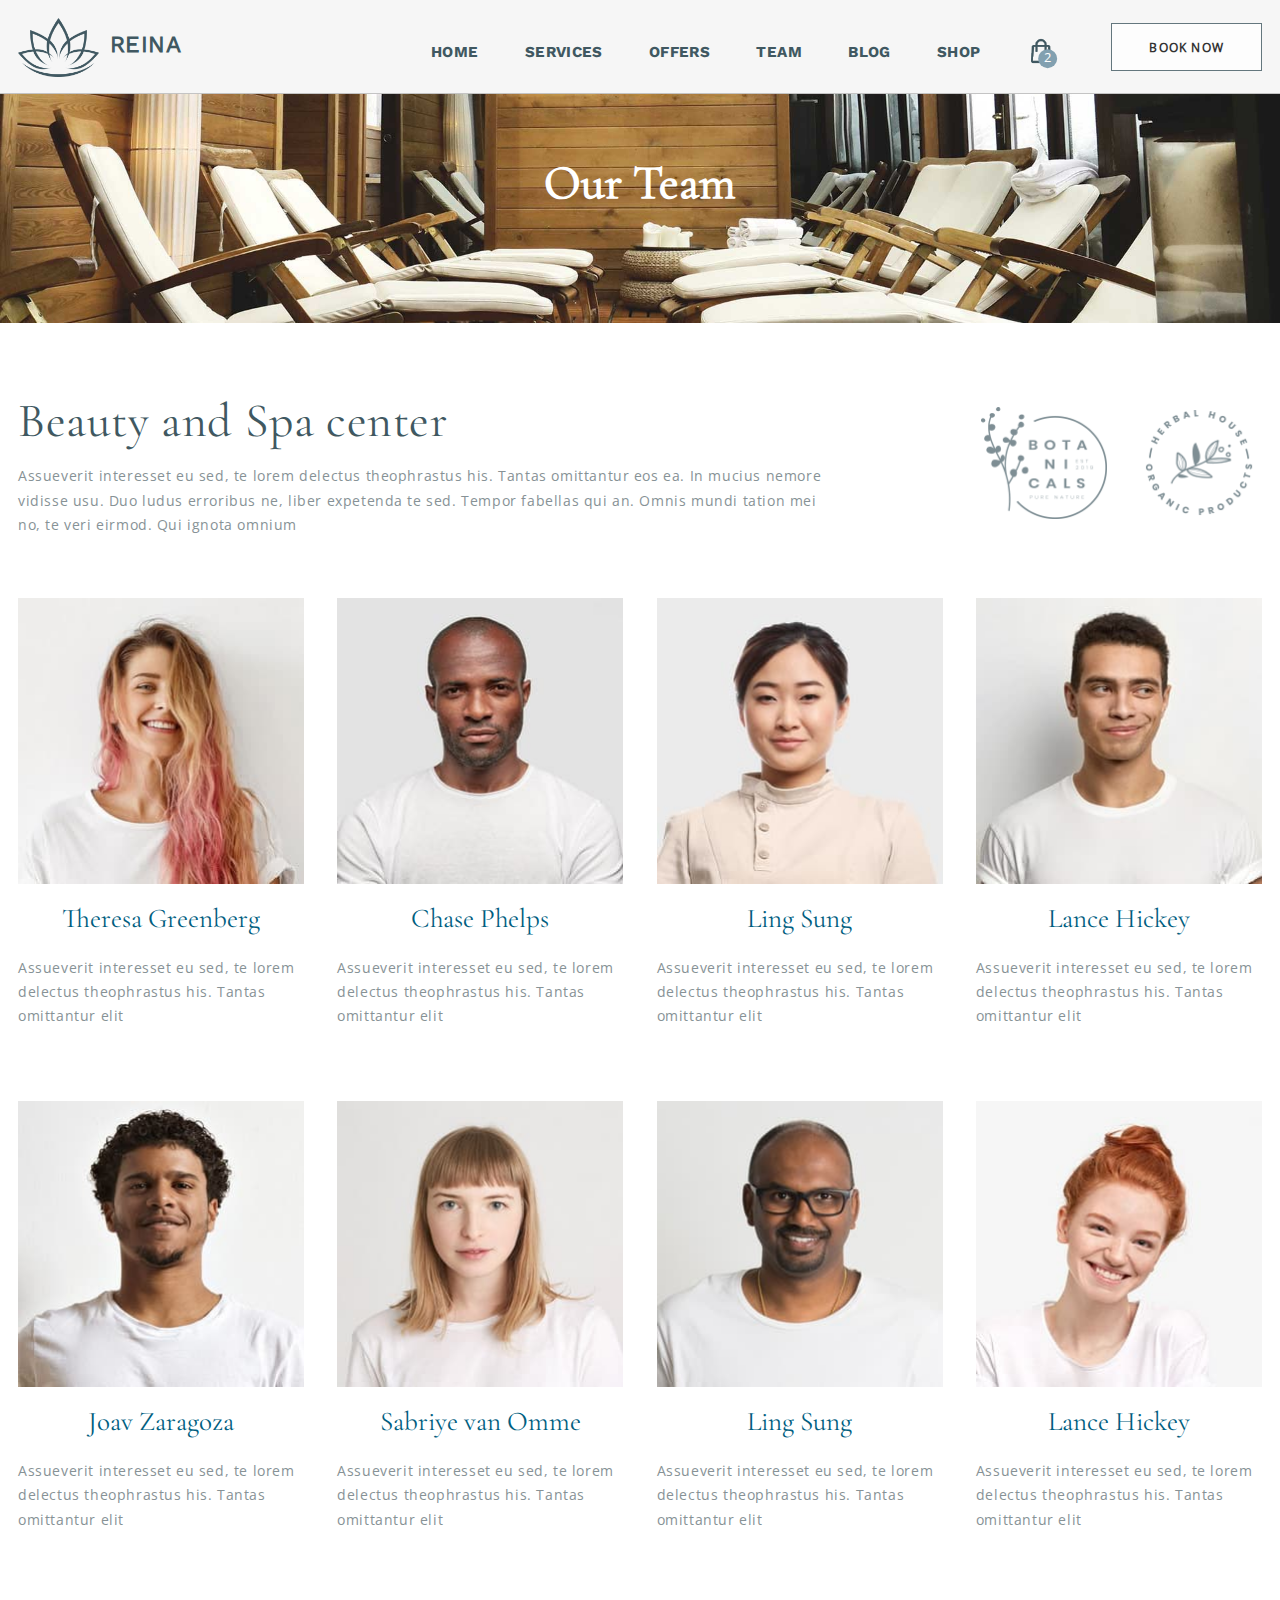
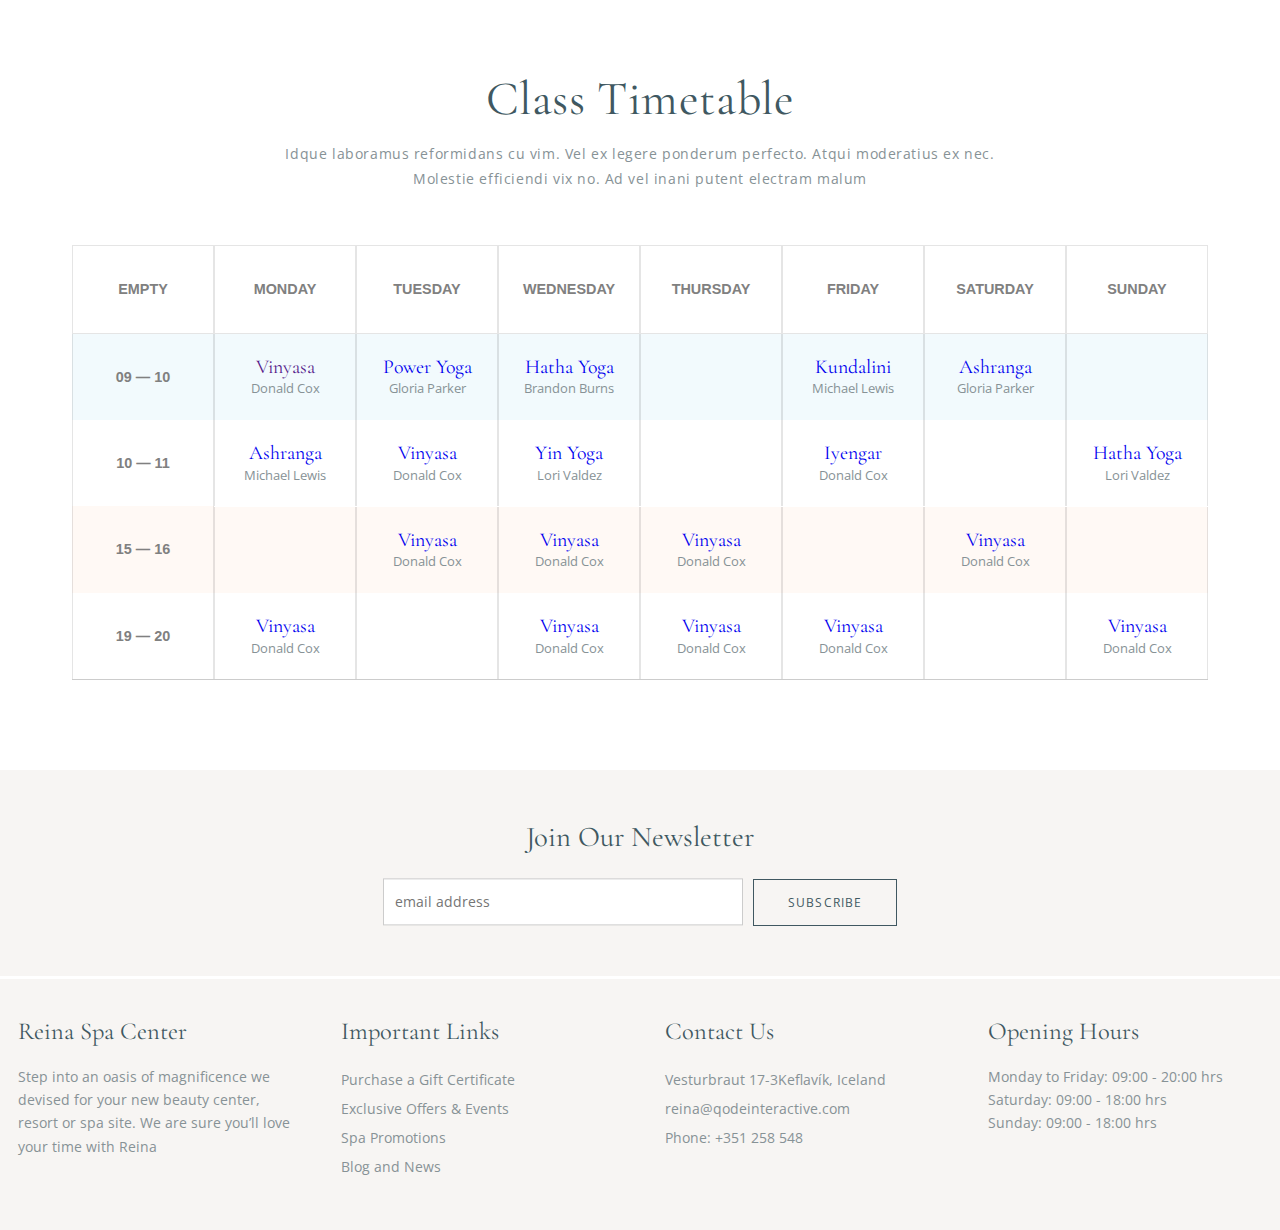
<file: team.html>
<!DOCTYPE html>
<html lang="en">
<head>
    <meta charset="utf-8">
    <meta name="viewport" content="width=device-width, initial-scale=1">
    <meta name="description" content="">
    <meta http-equiv="X-UA-Compatible" content="IE=edge">
    <title>Beauty and Spa Center</title>
    <link href="css/main.css" rel="stylesheet">
</head>
<body>

<div class="fix-header">
    <div class="container">
        <div class="header">
            <a href="" class="fix-logo">
                <img src="images/mobile-logo.png" alt="">
                <h1 class="fix-logo__title">REINA</h1>
            </a>
            <nav class="fix-nav">
                <div class="fix-nav__left">
                    <a href="index.html" class="fix-nav__item">Home</a>
                    <a href="services.html" class="fix-nav__item">Services</a>
                    <a href="offers.html" class="fix-nav__item">Offers</a>
                    <a href="team.html" class="fix-nav__item">Team</a>
                    <a href="blog.html" class="fix-nav__item">Blog</a>
                    <a href="shop.html" class="fix-nav__item">Shop</a>
                    <a href="cart.html" class="fix-nav__item">
                        <img src="images/shopping-bag-black.png" alt="">
                        <div class="count__cart">2</div>
                    </a>
                </div>
                <div class="fix-nav__right">
                    <a href="" class="fix-book__link">book now</a>
                </div>
            </nav>
        </div>
    </div>
</div>

<section>
    <div class="team__image">
        <img src="images/bg-team-min.jpg" alt="">
        <div class="team__image_title">Our Team</div>
    </div>
    <div class="container">
        <div class="team">
            <div class="team__left">
                <div class="team__title">Beauty and Spa center</div>
                <div class="team__text">
                    Assueverit interesset eu sed, te lorem delectus theophrastus his. Tantas omittantur eos ea. In mucius nemore vidisse usu. Duo ludus erroribus ne, liber expetenda te sed. Tempor fabellas qui an. Omnis mundi tation mei no, te veri eirmod. Qui ignota omnium
                </div>
            </div>
            <div class="team__right">
                <div class="team__images">
                    <img src="images/team-img1.png" alt="">
                    <img src="images/team-img2.png" alt="">
                </div>
            </div>
        </div>
        <div class="team__list">
            <div class="team__item">
                <div class="team__item-image">
                    <img src="images/team-1-min.jpg" alt="">
                </div>
                <div class="team__item-name">Theresa Greenberg</div>
                <div class="team__item-text">
                    Assueverit interesset eu sed, te lorem delectus theophrastus his. Tantas omittantur elit
                </div>
            </div>
            <div class="team__item">
                <div class="team__item-image">
                    <img src="images/team-2-min.jpg" alt="">
                </div>
                <div class="team__item-name">Chase Phelps</div>
                <div class="team__item-text">
                    Assueverit interesset eu sed, te lorem delectus theophrastus his. Tantas omittantur elit
                </div>
            </div>
            <div class="team__item">
                <div class="team__item-image">
                    <img src="images/team-3-min.jpg" alt="">
                </div>
                <div class="team__item-name">Ling Sung</div>
                <div class="team__item-text">
                    Assueverit interesset eu sed, te lorem delectus theophrastus his. Tantas omittantur elit
                </div>
            </div>
            <div class="team__item">
                <div class="team__item-image">
                    <img src="images/team-4-min.jpg" alt="">
                </div>
                <div class="team__item-name">Lance Hickey</div>
                <div class="team__item-text">
                    Assueverit interesset eu sed, te lorem delectus theophrastus his. Tantas omittantur elit
                </div>
            </div>
            <div class="team__item">
                <div class="team__item-image">
                    <img src="images/team-5-min.jpg" alt="">
                </div>
                <div class="team__item-name">Joav Zaragoza</div>
                <div class="team__item-text">
                    Assueverit interesset eu sed, te lorem delectus theophrastus his. Tantas omittantur elit
                </div>
            </div>
            <div class="team__item">
                <div class="team__item-image">
                    <img src="images/team-6-min.jpg" alt="">
                </div>
                <div class="team__item-name">Sabriye van Omme</div>
                <div class="team__item-text">
                    Assueverit interesset eu sed, te lorem delectus theophrastus his. Tantas omittantur elit
                </div>
            </div>
            <div class="team__item">
                <div class="team__item-image">
                    <img src="images/team-7-min.jpg" alt="">
                </div>
                <div class="team__item-name">Ling Sung</div>
                <div class="team__item-text">
                    Assueverit interesset eu sed, te lorem delectus theophrastus his. Tantas omittantur elit
                </div>
            </div>
            <div class="team__item">
                <div class="team__item-image">
                    <img src="images/team-8-min.jpg" alt="">
                </div>
                <div class="team__item-name">Lance Hickey</div>
                <div class="team__item-text">
                    Assueverit interesset eu sed, te lorem delectus theophrastus his. Tantas omittantur elit
                </div>
            </div>
        </div>
    </div>
</section>

<section>
    <div class="container">
        <div class="timetable">
            <div class="timetable__text">
                <div class="timetable__title">Class Timetable</div>
                <div class="timetable__txt">
                    Idque laboramus reformidans cu vim. Vel ex legere ponderum perfecto. Atqui moderatius ex nec. Molestie efficiendi vix no. Ad vel inani putent electram malum
                </div>
                <div class="timetable__table">
                    <div class="table__item week empty">empty</div>
                    <div class="table__item week">monday</div>
                    <div class="table__item week">tuesday</div>
                    <div class="table__item week">wednesday</div>
                    <div class="table__item week">thursday</div>
                    <div class="table__item week">friday</div>
                    <div class="table__item week">saturday</div>
                    <div class="table__item week">sunday</div>
                    <div class="table__item range blue">09 — 10</div>
                    <a href="" class="table__item blue select-able">
                        <p>Vinyasa</p>
                        <p>Donald Cox</p>
                    </a>
                    <a href="treatment.html" class="table__item blue select-able">
                        <p>Power Yoga</p>
                        <p>Gloria Parker</p>
                    </a>
                    <a href="treatment.html" class="table__item blue select-able">
                        <p>Hatha Yoga</p>
                        <p>Brandon Burns</p>
                    </a>
                    <div class="table__item blue empty">
                        <p>Vinyasa</p>
                        <p>Donald Cox</p>
                    </div>
                    <a href="treatment.html" class="table__item blue select-able">
                        <p>Kundalini</p>
                        <p>Michael Lewis</p>
                    </a>
                    <a href="treatment.html" class="table__item blue select-able">
                        <p>Ashranga</p>
                        <p>Gloria Parker</p>
                    </a>
                    <div class="table__item blue empty">
                        <p>Vinyasa</p>
                        <p>Donald Cox</p>
                    </div>
                    <div class="table__item range">10 — 11</div>
                    <a href="treatment.html" class="table__item select-able">
                        <p>Ashranga</p>
                        <p>Michael Lewis</p>
                    </a>
                    <a href="treatment.html" class="table__item select-able">
                        <p>Vinyasa</p>
                        <p>Donald Cox</p>
                    </a>
                    <a href="treatment.html" class="table__item select-able">
                        <p>Yin Yoga</p>
                        <p>Lori Valdez</p>
                    </a>
                    <div class="table__item empty">
                        <p>Ashranga</p>
                        <p>Jacob Spencer</p>
                    </div>
                    <a href="treatment.html" class="table__item select-able">
                        <p>Iyengar</p>
                        <p>Donald Cox</p>
                    </a>
                    <div class="table__item empty">
                        <p>Vinyasa</p>
                        <p>Donald Cox</p>
                    </div>
                    <a href="treatment.html" class="table__item select-able">
                        <p>Hatha Yoga</p>
                        <p>Lori Valdez</p>
                    </a>
                    <div class="table__item range pink">15 — 16</div>
                    <div class="table__item pink empty">
                        <p>Vinyasa</p>
                        <p>Donald Cox</p>
                    </div>
                    <a href="treatment.html" class="table__item pink select-able">
                        <p>Vinyasa</p>
                        <p>Donald Cox</p>
                    </a>
                    <a href="treatment.html" class="table__item pink select-able">
                        <p>Vinyasa</p>
                        <p>Donald Cox</p>
                    </a>
                    <a href="treatment.html" class="table__item pink select-able">
                        <p>Vinyasa</p>
                        <p>Donald Cox</p>
                    </a>
                    <div class="table__item pink empty">
                        <p>Vinyasa</p>
                        <p>Donald Cox</p>
                    </div>
                    <a href="treatment.html" class="table__item pink select-able">
                        <p>Vinyasa</p>
                        <p>Donald Cox</p>
                    </a>
                    <div class="table__item pink empty">
                        <p>Vinyasa</p>
                        <p>Donald Cox</p>
                    </div>
                    <div class="table__item range">19 — 20</div>
                    <a href="treatment.html" class="table__item select-able">
                        <p>Vinyasa</p>
                        <p>Donald Cox</p>
                    </a>
                    <div class="table__item empty">
                        <p>Vinyasa</p>
                        <p>Donald Cox</p>
                    </div>
                    <a href="treatment.html" class="table__item select-able">
                        <p>Vinyasa</p>
                        <p>Donald Cox</p>
                    </a>
                    <a href="treatment.html" class="table__item select-able">
                        <p>Vinyasa</p>
                        <p>Donald Cox</p>
                    </a>
                    <a href="treatment.html" class="table__item select-able">
                        <p>Vinyasa</p>
                        <p>Donald Cox</p>
                    </a>
                    <div class="table__item empty">
                        <p>Vinyasa</p>
                        <p>Donald Cox</p>
                    </div>
                    <a href="treatment.html" class="table__item select-able">
                        <p>Vinyasa</p>
                        <p>Donald Cox</p>
                    </a>
                </div>
            </div>
        </div>
    </div>
</section>

<footer class="footer">
    <div class="footer__form">
        <div class="footer__form-title">Join Our Newsletter</div>
        <form method="post" action="" name="subscribe">
            <input type="email" placeholder="email address" \>
            <a href="" type="submit" name="submit" class="footer__form-link">subscribe</a>
        </form>
    </div>
    <div class="container">
    <div class="footer__items">
        <div class="footer__item">
            <div class="footer__item-title">Reina Spa Center</div>
            <div class="footer__item-text">Step into an oasis of magnificence we devised for your new beauty center, resort or spa site. We are sure you’ll love your time with Reina</div>
        </div>
        <div class="footer__item">
            <div class="footer__item-title center">Important Links</div>
            <a href="" class="footer__item-link center">Purchase a Gift Certificate</a>
            <a href="" class="footer__item-link center">Exclusive Offers & Events</a>
            <a href="" class="footer__item-link center">Spa Promotions</a>
            <a href="" class="footer__item-link center">Blog and News</a>
        </div>
        <div class="footer__item">
            <div class="footer__item-title center">Contact Us</div>
            <a href="" class="footer__item-link center">Vesturbraut 17-3Keflavík, Iceland</a>
            <a href="mailto:reina@qodeinteractive.com" class="footer__item-link center">reina@qodeinteractive.com</a>
            <a href="tel:351258548" class="footer__item-link center">Phone: +351 258 548</a>
        </div>
        <div class="footer__item">
            <div class="footer__item-title right">Opening Hours</div>
            <div class="footer__item-text right">Monday to Friday: 09:00 - 20:00 hrs<br>Saturday: 09:00 - 18:00 hrs<br>Sunday: 09:00 - 18:00 hrs</div>
        </div>
    </div>
    </div>
</footer>

<script  src="js/jquery.js"></script>
<script src="js/slider.js"></script>

</body>
</html>
</file>
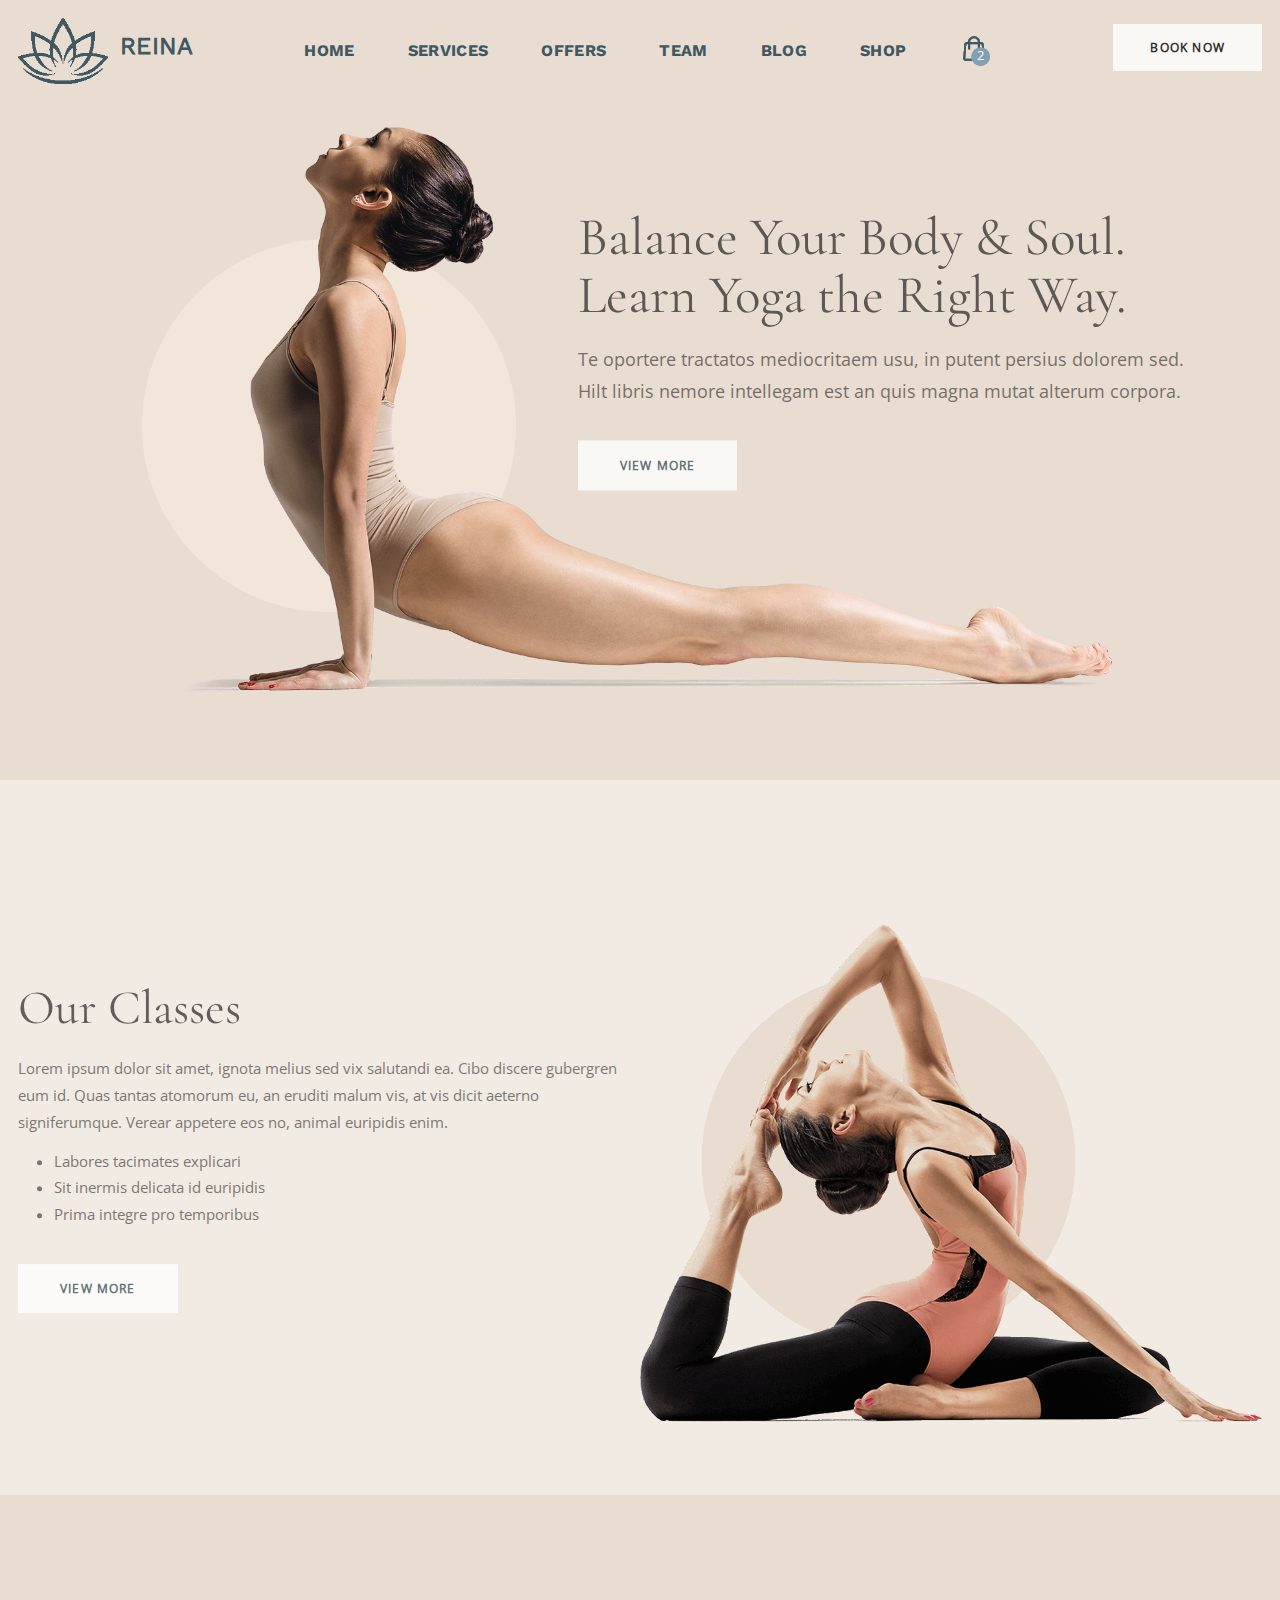
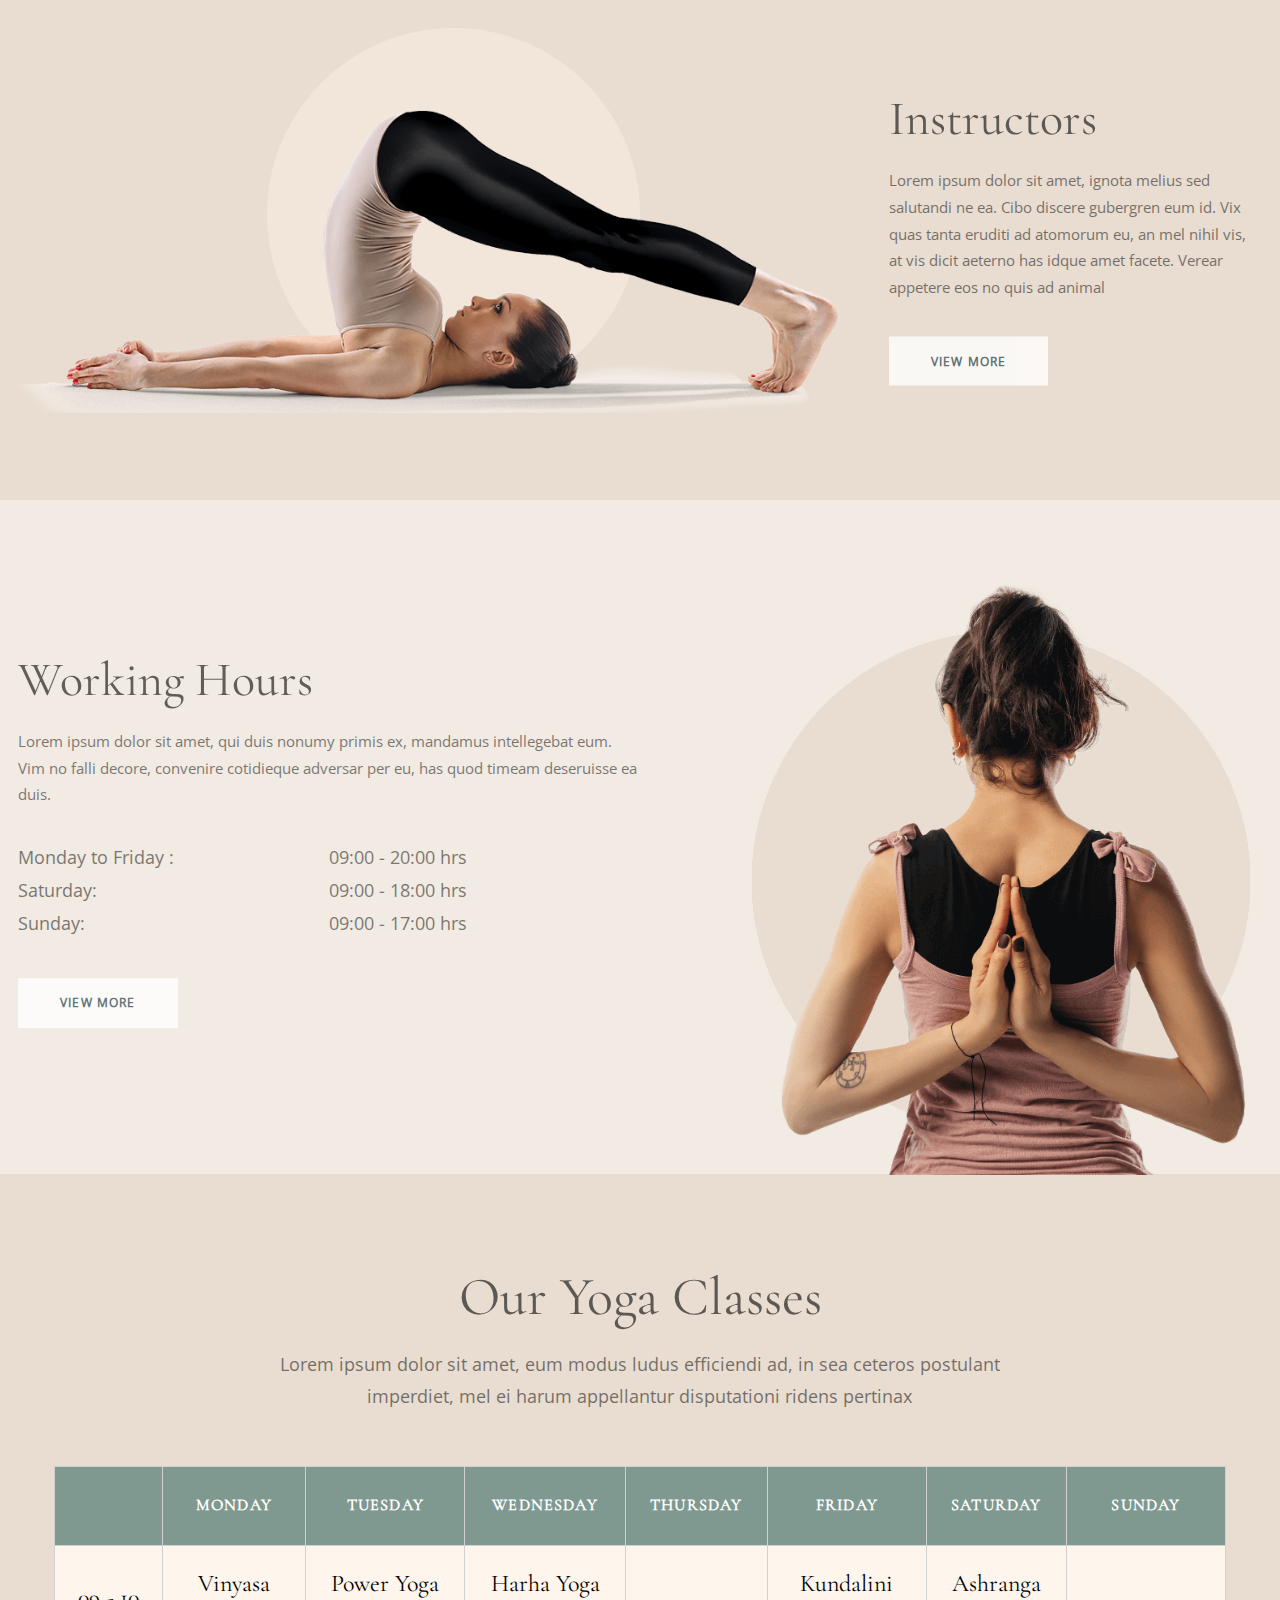
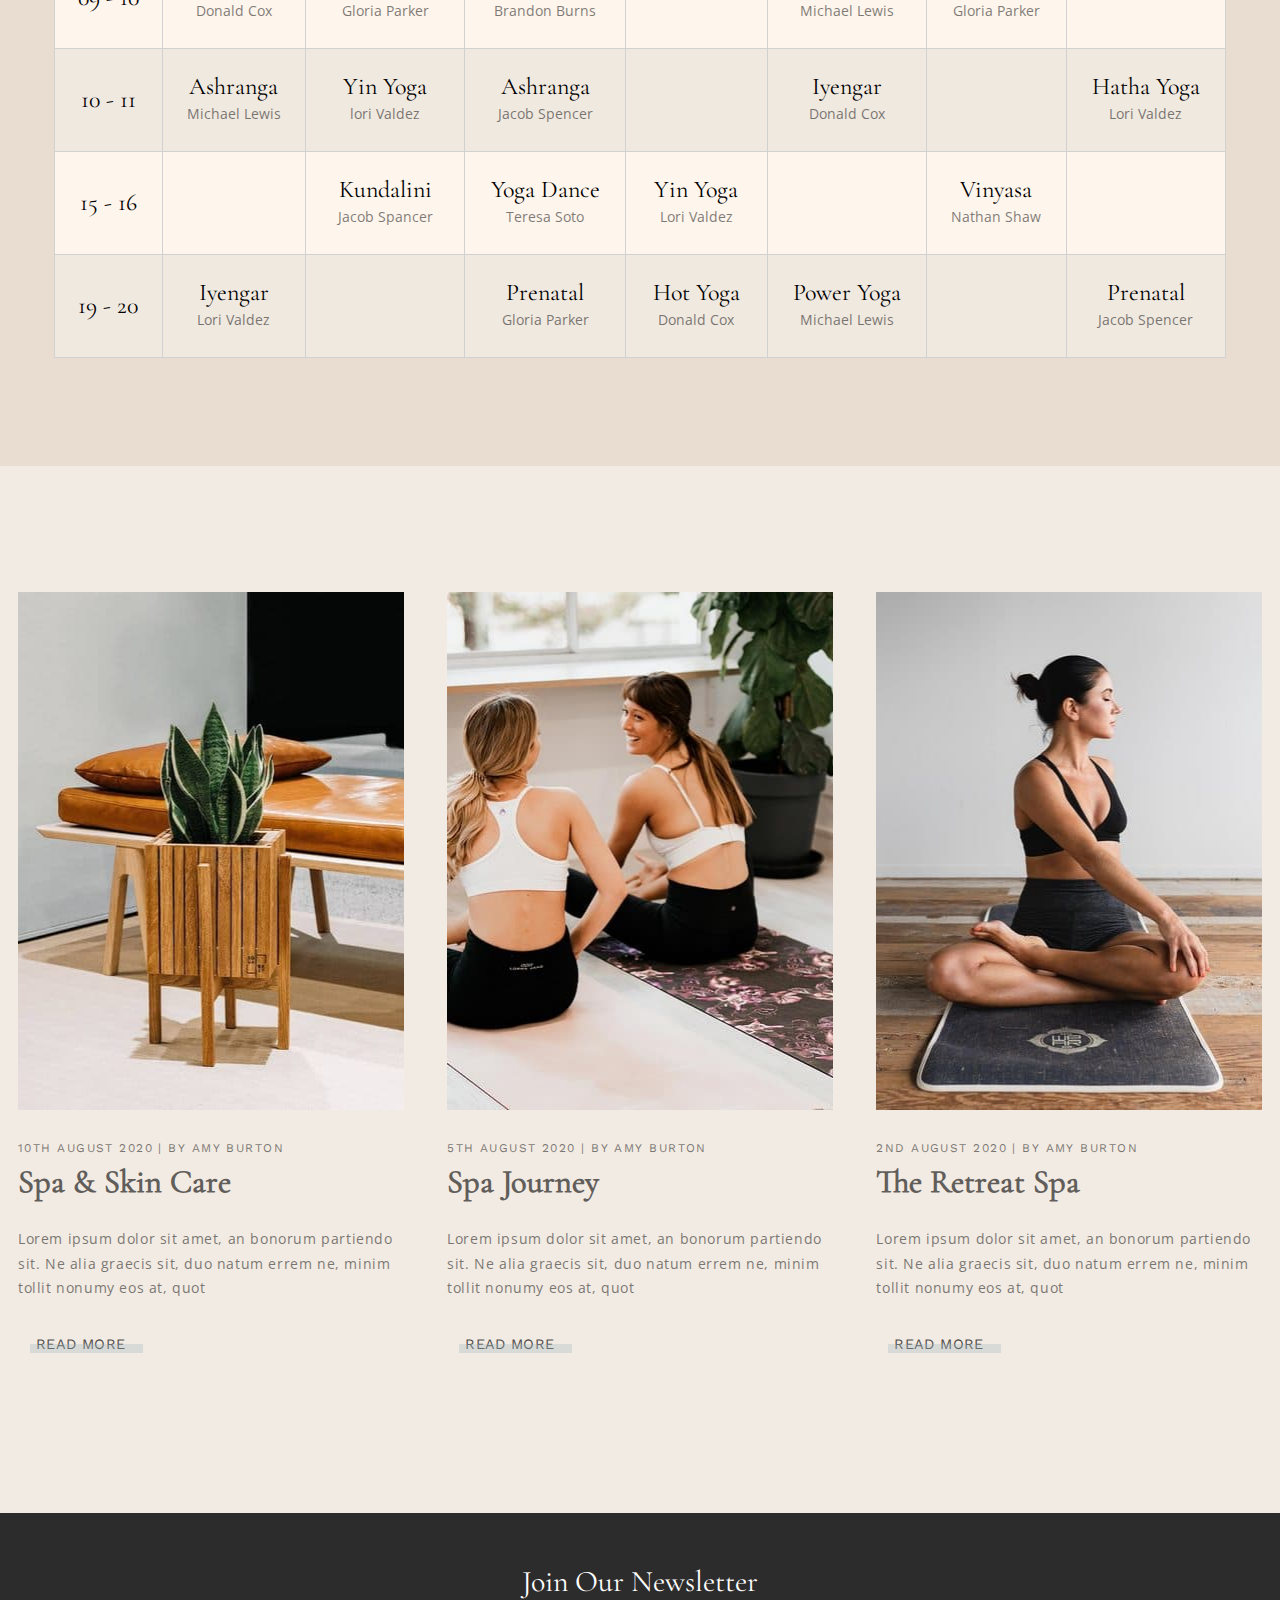
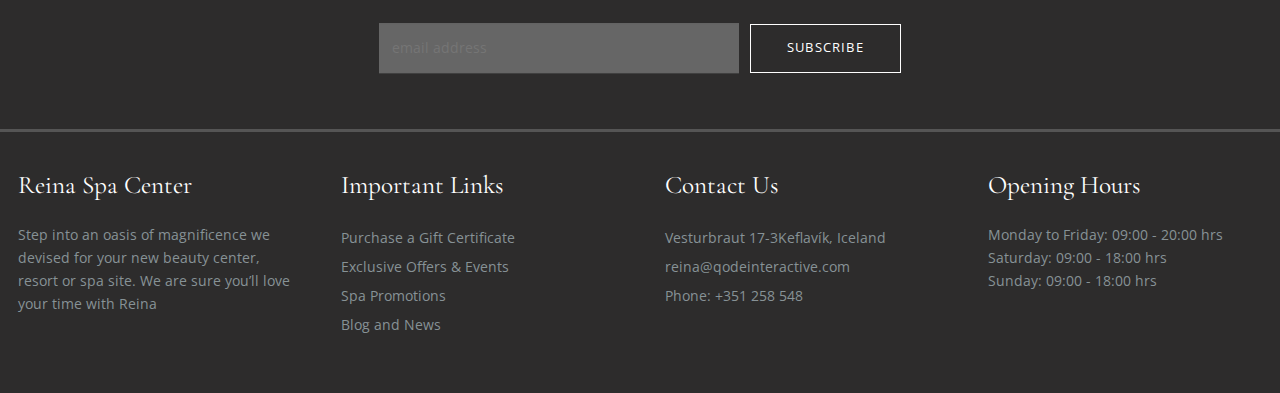
<file: yoga.html>
<!DOCTYPE html>
<html lang="en">
<head>
    <meta charset="utf-8">
    <meta name="viewport" content="width=device-width, initial-scale=1">
    <meta name="description" content="">
    <meta http-equiv="X-UA-Compatible" content="IE=edge">
    <title>Beauty and Spa Center</title>
    <link href="css/main.css" rel="stylesheet">
</head>
<body>

<div class="fix-header">
    <div class="container">
        <div class="header">
            <a href="" class="fix-logo">
                <img src="images/mobile-logo.png" alt="">
                <h1 class="fix-logo__title">REINA</h1>
            </a>
            <nav class="fix-nav">
                <div class="fix-nav__left">
                    <a href="index.html" class="fix-nav__item">Home</a>
                    <a href="services.html" class="fix-nav__item">Services</a>
                    <a href="offers.html" class="fix-nav__item">Offers</a>
                    <a href="team.html" class="fix-nav__item">Team</a>
                    <a href="blog.html" class="fix-nav__item">Blog</a>
                    <a href="shop.html" class="fix-nav__item">Shop</a>
                    <a href="cart.html" class="fix-nav__item">
                        <img src="images/shopping-bag-black.png" alt="">
                        <div class="count__cart">2</div>
                    </a>
                </div>
                <div class="fix-nav__right">
                    <a href="treatment.html" class="fix-book__link">book now</a>
                </div>
            </nav>
        </div>
    </div>
</div>

<div class="bg-header">
    <div class="container">
        <div class="header">
            <a href="" class="logo_yoga">
                <img src="images/mobile-logo-black.png" alt="">
                <h1 class="logo__title">REINA</h1>
            </a>
            <nav class="nav">
                <div class="nav__left">
                    <a href="index.html" class="nav__item_yoga">Home</a>
                    <a href="services.html" class="nav__item_yoga">Services</a>
                    <a href="offers.html" class="nav__item_yoga">Offers</a>
                    <a href="team.html" class="nav__item_yoga">Team</a>
                    <a href="blog.html" class="nav__item_yoga">Blog</a>
                    <a href="shop.html" class="nav__item_yoga">Shop</a>
                    <a href="cart.html" class="nav__item_yoga">
                        <img src="images/shopping-bag-black.png" alt="">
                        <div class="count__cart">2</div>
                    </a>
                </div>
                <div class="nav__right">
                    <a href="" class="book__link">book now</a>
                </div>
            </nav>
        </div>
    </div>
</div>

<section class="yoga__section1">
    <div class="container">
        <div class="yoga__slide1">
            <div class="yoga__slide1_content">
                <img class="yoga__slide1_image1" src="images/yoga/bg-img1-min.png" alt="">
                <img class="yoga__slide1_bg1" src="images/yoga/bg-img2-min.png" alt="">
                <div class="yoga__slide1_text">
                    <div class="yoga__slide1_title">Balance Your Body & Soul. Learn Yoga the Right Way.</div>
                    <div class="yoga__slide1_txt">Te oportere tractatos mediocritaem usu, in putent persius dolorem sed. Hilt libris nemore intellegam est an quis magna mutat alterum corpora.
                    </div>
                    <a href="treatment.html" class="slide__link_yoga">VIEW MORE</a>
                </div>
            </div>
        </div>
    </div>
</section>

<section class="yoga__section2">
    <div class="container">
        <div class="yoga__slide2">
            <div class="yoga__slide2_content">
                <img class="yoga__slide2_image1" src="images/yoga/bg-img3-min.png" alt="">
                <img class="yoga__slide2_bg1" src="images/yoga/bg-img4-min.png" alt="">
                <div class="yoga__slide2_text">
                    <div class="yoga__slide2_title">Our Classes</div>
                    <div class="yoga__slide2_txt">
                        Lorem ipsum dolor sit amet, ignota melius sed vix salutandi ea. Cibo discere gubergren eum id. Quas tantas atomorum eu, an eruditi malum vis, at vis dicit aeterno signiferumque. Verear appetere eos no, animal euripidis enim.
                        <ul>
                            <li>Labores tacimates explicari</li>
                            <li>Sit inermis delicata id euripidis</li>
                            <li>Prima integre pro temporibus</li>
                        </ul>
                    </div>
                    <a href="contacts.html" class="slide__link_yoga">VIEW MORE</a>
                </div>
            </div>
        </div>
    </div>
</section>

<section class="yoga__section3">
    <div class="container">
        <div class="yoga__slide3">
            <div class="yoga__slide2_content">
                <img class="yoga__slide3_image1" src="images/yoga/bg-img5-min.png" alt="">
                <img class="yoga__slide3_bg1" src="images/yoga/bg-img2-min.png" alt="">
                <div class="yoga__slide3_text">
                    <div class="yoga__slide2_title">Instructors</div>
                    <div class="yoga__slide2_txt">
                        Lorem ipsum dolor sit amet, ignota melius sed salutandi ne ea. Cibo discere gubergren eum id. Vix quas tanta eruditi ad atomorum eu, an mel nihil vis, at vis dicit aeterno has idque amet facete. Verear appetere eos no quis ad animal
                    </div>
                    <a href="team.html" class="slide__link_yoga">VIEW MORE</a>
                </div>
            </div>
        </div>
    </div>
</section>

<section class="yoga__section4">
    <div class="container">
        <div class="yoga__slide4">
            <div class="yoga__slide4_content">
                <img class="yoga__slide4_image1" src="images/yoga/bg-img6-min.png" alt="">
                <img class="yoga__slide4_bg1" src="images/yoga/bg-img4-min.png" alt="">
                <div class="yoga__slide4_text">
                    <div class="yoga__slide2_title">Working Hours</div>
                    <div class="yoga__slide2_txt">
                        Lorem ipsum dolor sit amet, qui duis nonumy primis ex, mandamus intellegebat eum. Vim no falli decore, convenire cotidieque adversar per eu, has quod timeam deseruisse ea duis.
                        <div class="yoga__slide4_hours">
                            <div class="yoga__slide4_day">Monday to Friday :</div>
                            <div class="yoga__slide4_hour">09:00 - 20:00 hrs</div>
                            <div class="yoga__slide4_day">Saturday:</div>
                            <div class="yoga__slide4_hour">09:00 - 18:00 hrs</div>
                            <div class="yoga__slide4_day">Sunday:</div>
                            <div class="yoga__slide4_hour">09:00 - 17:00 hrs</div>
                        </div>
                    </div>
                    <a href="#days" class="slide__link_yoga">VIEW MORE</a>
                </div>
            </div>
        </div>
    </div>
</section>

<div class="yoga__classes" id="days">
    <div class="container">
        <div class="yoga__classes_title">Our Yoga Classes</div>
        <div class="yoga__classes_subtitle">
            Lorem ipsum dolor sit amet, eum modus ludus efficiendi ad, in sea ceteros postulant imperdiet, mel ei harum appellantur disputationi ridens pertinax
        </div>
        <div class="yoga__classes_table">
            <table>
                <thead>
                <tr>
                    <th class="dark_bg"></th>
                    <th class="dark_bg">monday</th>
                    <th class="dark_bg">tuesday</th>
                    <th class="dark_bg">wednesday</th>
                    <th class="dark_bg">thursday</th>
                    <th class="dark_bg">friday</th>
                    <th class="dark_bg">saturday</th>
                    <th class="dark_bg">sunday</th>
                </tr>
                </thead>
                <tbody>
                <tr>
                    <td class="white_bg">09 - 10</td>
                    <td class="white_bg">Vinyasa<span>Donald Cox</span></td>
                    <td class="white_bg">Power Yoga<span>Gloria Parker</span></td>
                    <td class="white_bg">Harha Yoga<span>Brandon Burns</span></td>
                    <td class="white_bg"></td>
                    <td class="white_bg">Kundalini<span>Michael Lewis</span></td>
                    <td class="white_bg">Ashranga<span>Gloria Parker</span></td>
                    <td class="white_bg"></td>
                </tr>
                <tr>
                    <td class="light_bg">10 - 11</td>
                    <td class="light_bg">Ashranga<span>Michael Lewis</span></td>
                    <td class="light_bg">Yin Yoga<span>lori Valdez</span></td>
                    <td class="light_bg">Ashranga<span>Jacob Spencer</span></td>
                    <td class="light_bg"></td>
                    <td class="light_bg">Iyengar<span>Donald Cox</span></td>
                    <td class="light_bg"></td>
                    <td class="light_bg">Hatha Yoga<span>Lori Valdez</span></td>
                </tr>
                <tr>
                    <td class="white_bg">15 - 16</td>
                    <td class="white_bg"></td>
                    <td class="white_bg">Kundalini<span>Jacob Spancer</span></td>
                    <td class="white_bg">Yoga Dance<span>Teresa Soto</span></td>
                    <td class="white_bg">Yin Yoga<span>Lori Valdez</span></td>
                    <td class="white_bg"></td>
                    <td class="white_bg">Vinyasa<span>Nathan Shaw</span></td>
                    <td class="white_bg"></td>
                </tr>
                <tr>
                    <td class="light_bg">19 - 20</td>
                    <td class="light_bg">Iyengar<span>Lori Valdez</span></td>
                    <td class="light_bg"></td>
                    <td class="light_bg">Prenatal<span>Gloria Parker</span></td>
                    <td class="light_bg">Hot Yoga<span>Donald Cox</span></td>
                    <td class="light_bg">Power Yoga<span>Michael Lewis</span></td>
                    <td class="light_bg"></td>
                    <td class="light_bg">Prenatal<span>Jacob Spencer</span></td>
                </tr>
                </tbody>
                <tfoot></tfoot>
            </table>
        </div>
    </div>
</div>

<div class="yoga__blog">
    <div class="container">
        <div class="yoga__posts">
            <div class="yoga__post">
                <div class="yoga__post_image">
                    <img src="images/yoga/yoga-post-img1-min.jpg" alt="">
                </div>
                <div class="yoga__post_date">10th August 2020 | By Amy Burton</div>
                <div class="yoga__post_title">Spa & Skin Care</div>
                <div class="yoga__post_text">
                    Lorem ipsum dolor sit amet, an bonorum partiendo sit. Ne alia graecis sit, duo natum errem ne, minim tollit nonumy eos at, quot
                </div>
                <a href="" class="yoga__post_link">read more</a>
            </div>
            <div class="yoga__post">
                <div class="yoga__post_image">
                    <img src="images/yoga/yoga-post-img2-min.jpg" alt="">
                </div>
                <div class="yoga__post_date">5th August 2020 | By Amy Burton
                </div>
                <a href="journey.html" class="yoga__post_title">Spa Journey</a>
                <div class="yoga__post_text">
                    Lorem ipsum dolor sit amet, an bonorum partiendo sit. Ne alia graecis sit, duo natum errem ne, minim tollit nonumy eos at, quot
                </div>
                <a href="" class="yoga__post_link">read more</a>
            </div>
            <div class="yoga__post">
                <div class="yoga__post_image">
                    <img src="images/yoga/yoga-post-img3-min.jpg" alt="">
                </div>
                <div class="yoga__post_date">2nd August 2020 | By Amy Burton
                </div>
                <div class="yoga__post_title">The Retreat Spa</div>
                <div class="yoga__post_text">
                    Lorem ipsum dolor sit amet, an bonorum partiendo sit. Ne alia graecis sit, duo natum errem ne, minim tollit nonumy eos at, quot
                </div>
                <a href="" class="yoga__post_link">read more</a>
            </div>
        </div>
    </div>
</div>

<footer class="footer__dark">
    <div class="spa__footer__form">
        <div class="spa__footer__form-title">Join Our Newsletter</div>
        <form method="post" action="" name="subscribe">
            <input type="email" placeholder="email address" \>
            <a href="" type="submit" name="submit" class="spa__footer__form-link">subscribe</a>
        </form>
    </div>
    <div class="container">
    <div class="footer__items">
        <div class="footer__item">
            <div class="spa__footer__item-title">Reina Spa Center</div>
            <div class="footer__item-text">Step into an oasis of magnificence we devised for your new beauty center, resort or spa site. We are sure you’ll love your time with Reina</div>
        </div>
        <div class="footer__item">
            <div class="spa__footer__item-title center">Important Links</div>
            <a href="" class="footer__item-link center">Purchase a Gift Certificate</a>
            <a href="" class="footer__item-link center">Exclusive Offers & Events</a>
            <a href="" class="footer__item-link center">Spa Promotions</a>
            <a href="" class="footer__item-link center">Blog and News</a>
        </div>
        <div class="footer__item">
            <div class="spa__footer__item-title center">Contact Us</div>
            <a href="" class="footer__item-link center">Vesturbraut 17-3Keflavík, Iceland</a>
            <a href="mailto:reina@qodeinteractive.com" class="footer__item-link center">reina@qodeinteractive.com</a>
            <a href="tel:351258548" class="footer__item-link center">Phone: +351 258 548</a>
        </div>
        <div class="footer__item">
            <div class="spa__footer__item-title right">Opening Hours</div>
            <div class="footer__item-text right">Monday to Friday: 09:00 - 20:00 hrs<br>Saturday: 09:00 - 18:00 hrs<br>Sunday: 09:00 - 18:00 hrs</div>
        </div>
    </div>
    </div>
</footer>

<script  src="js/jquery.js"></script>
<script src="js/parallax.min.js"></script>
<script>
    beauty = $('.yoga__section2');
    fixHeader = $('.fix-header');
    fixHeader.slideUp(10);
    $(window).scroll(function() {
        if (beauty.offset().top < $(window).scrollTop()) {
            fixHeader.slideDown(600);
        } else {
            fixHeader.slideUp(600);
        }
    });
</script>
</body>
</html>
</file>
<file: css/main.css>
@import "fonts.css";
@import "style.css";
@import "header.css";
@import "slider.css";
@import "beauty.css";
@import "services.css";
@import "advantages.css";
@import "wellness.css";
@import "hours.css";
@import "menu.css";
@import "splendor.css";
@import "latest.css";
@import "packages.css";
@import "book.css";
@import "offers.css";
@import "team.css";
@import "treatment.css";
@import "shop.css";
@import "single.css";
@import "spa.css";
@import "yoga.css";
@import "journey.css";
@import "contacts.css";
@import "cart.css";

@import "footer.css";
</file>
